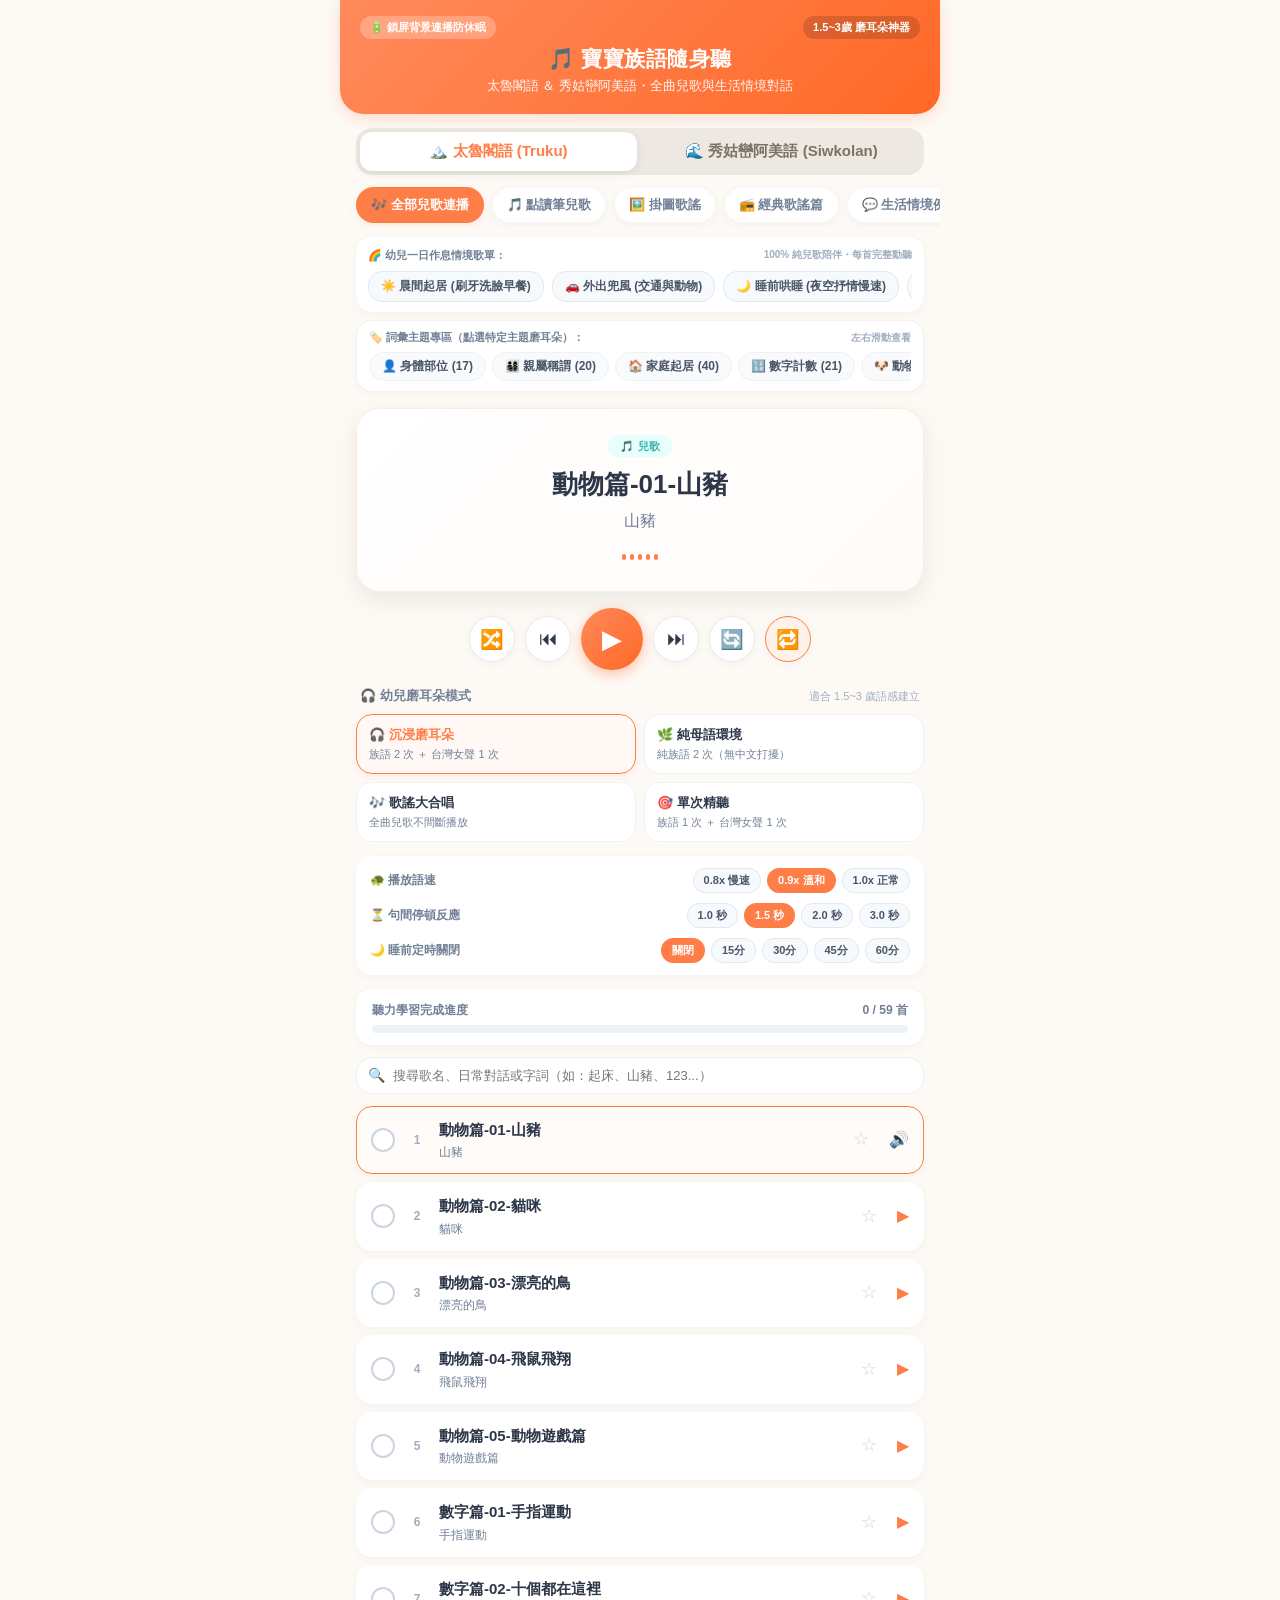
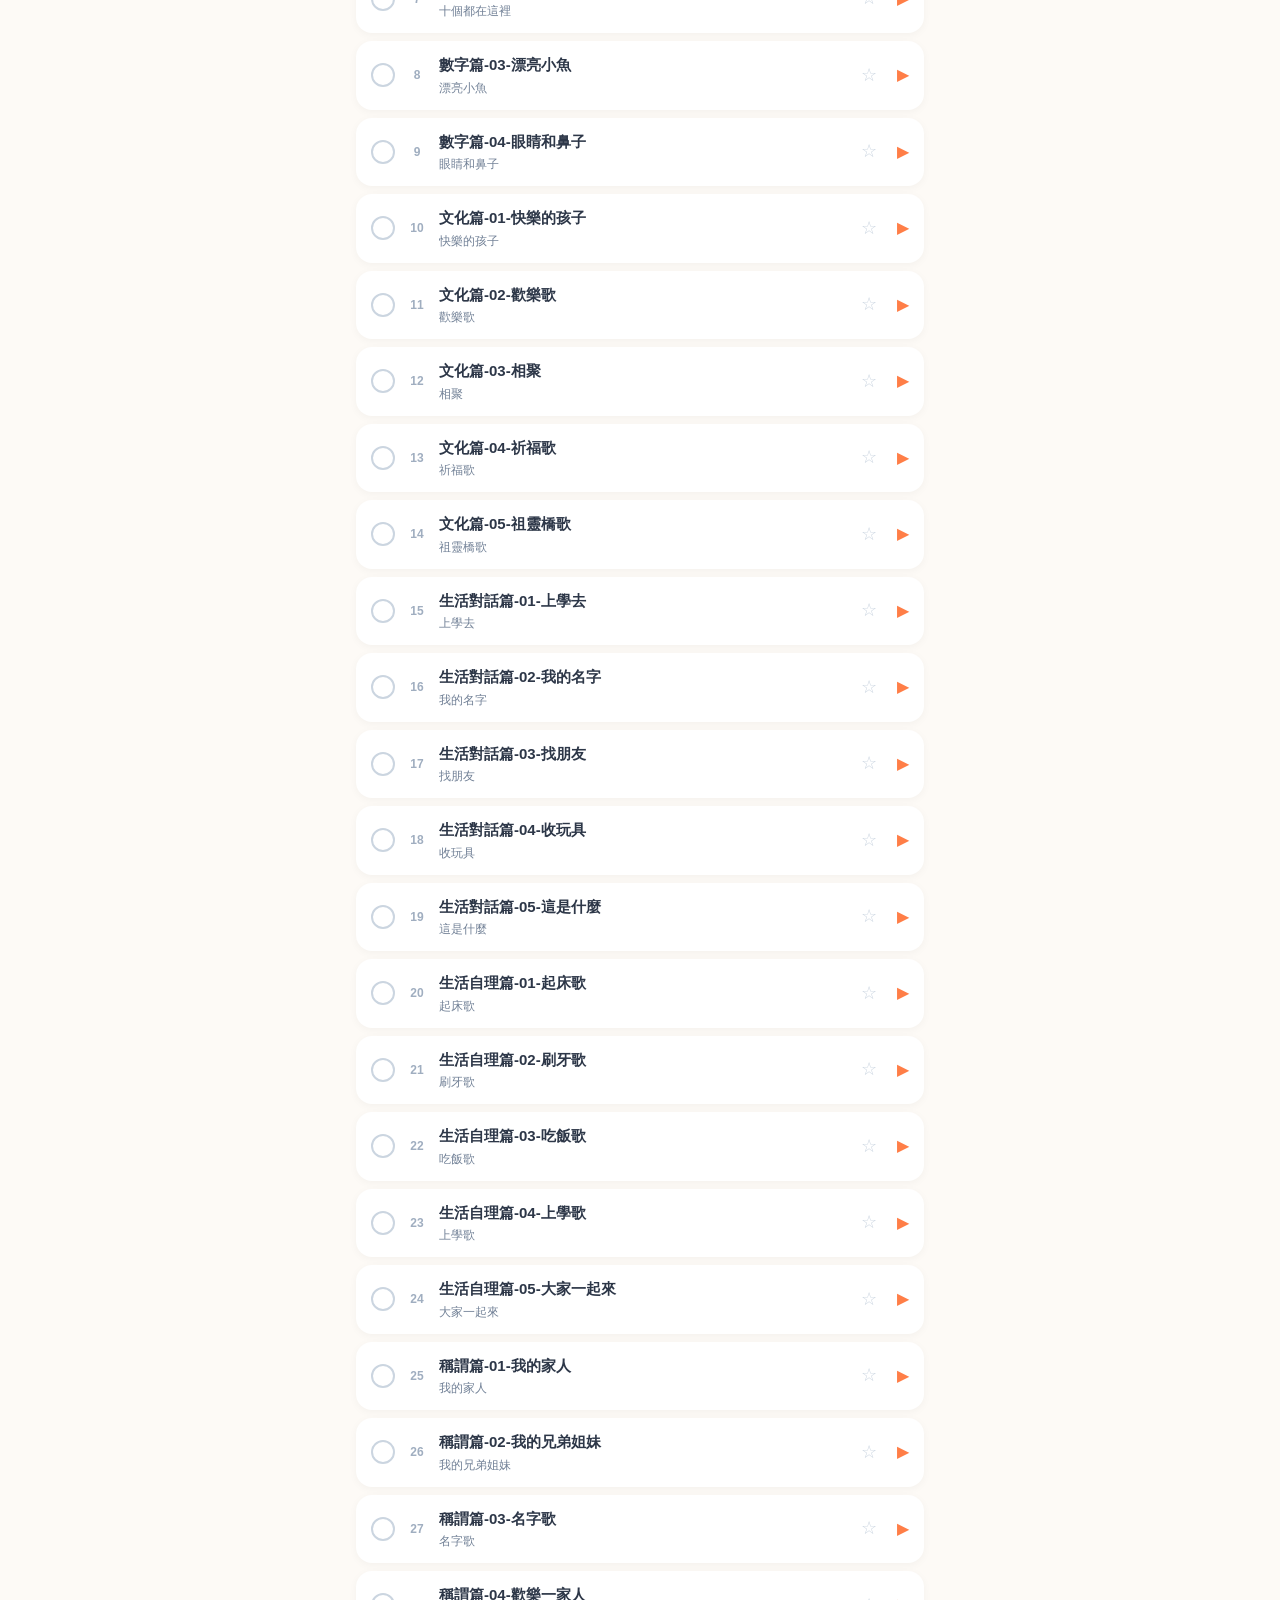
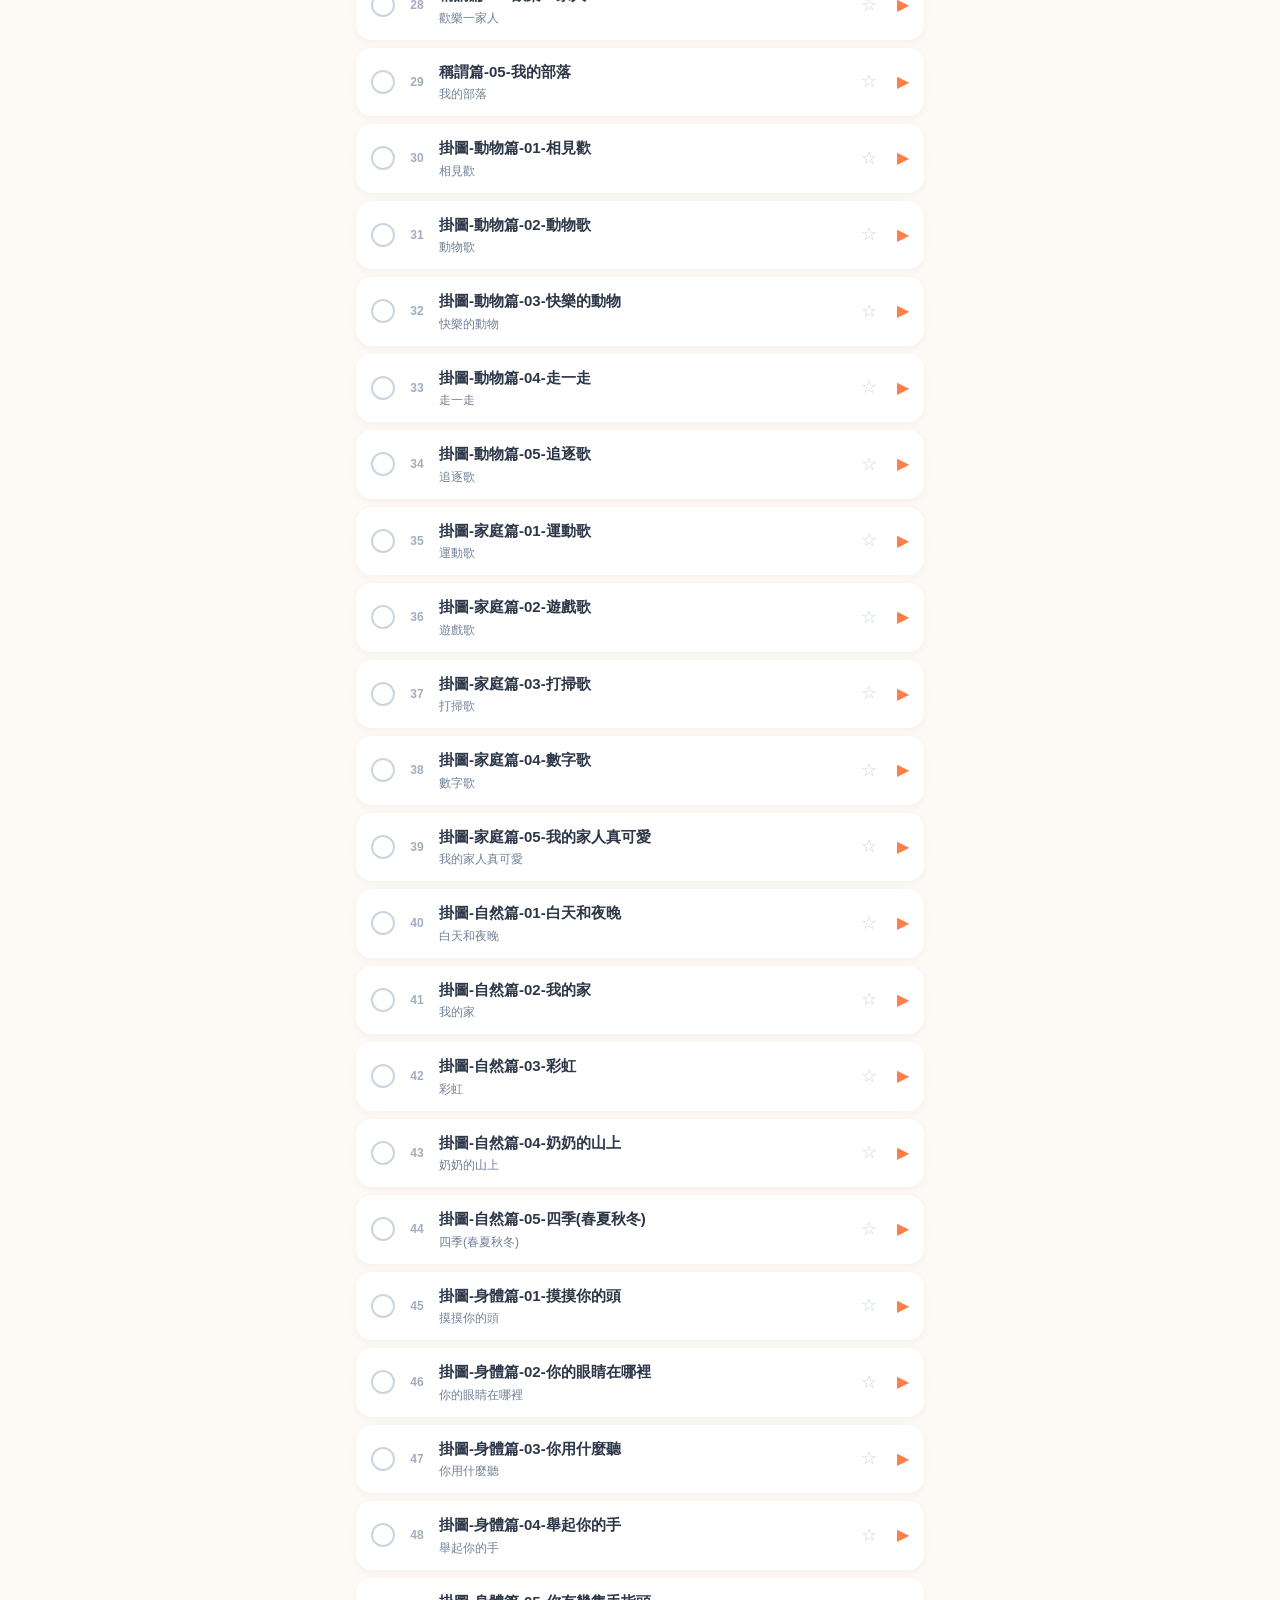
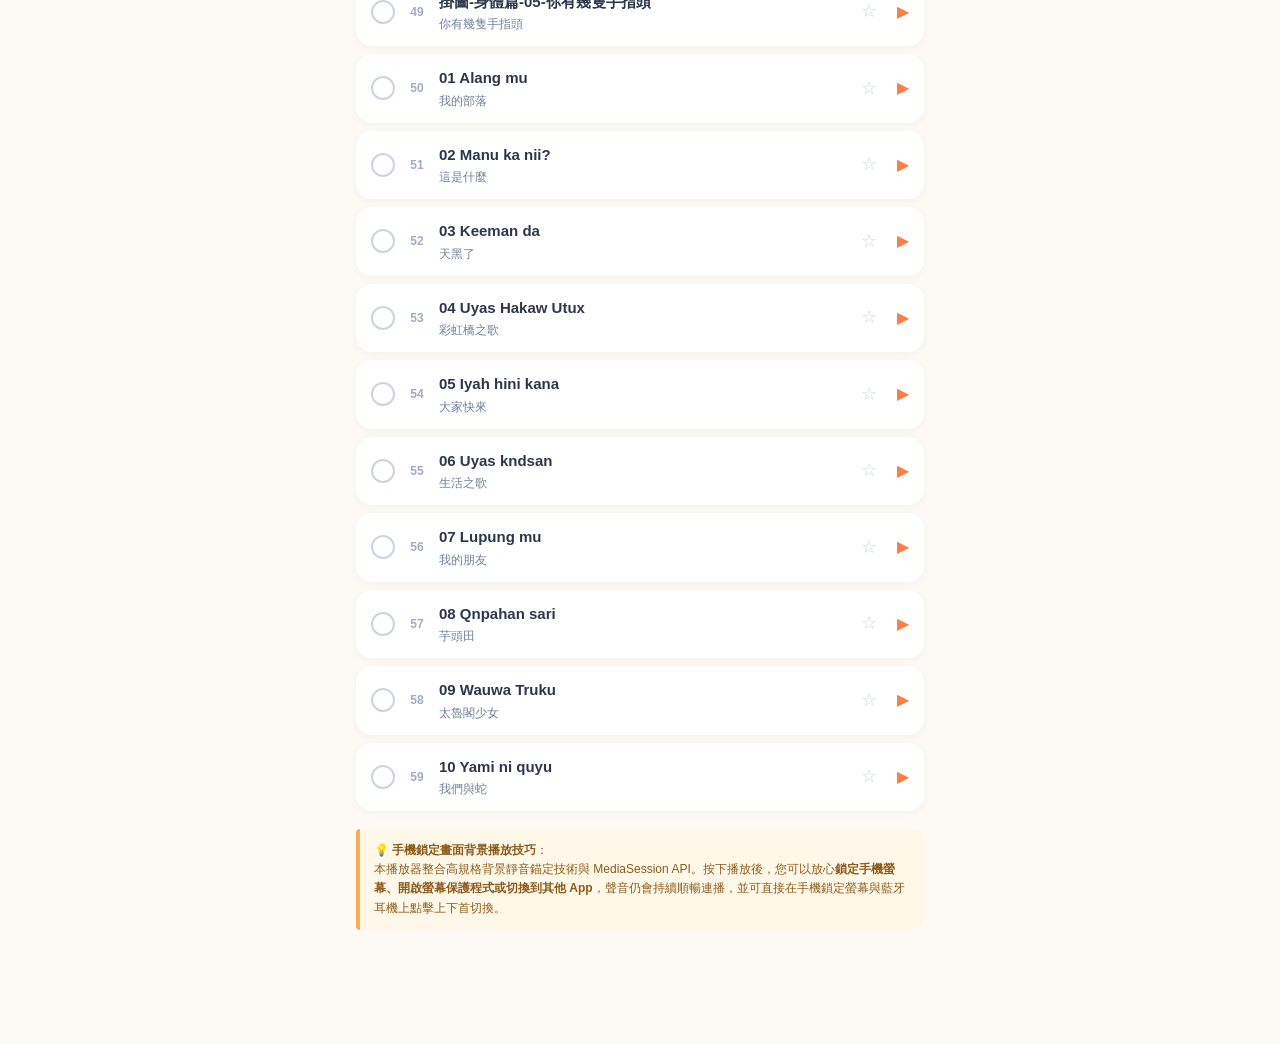
<file: index.html>
<!DOCTYPE html>
<html lang="zh-Hant">
<head>
  <meta charset="UTF-8">
  <meta name="viewport" content="width=device-width, initial-scale=1.0, maximum-scale=1.0, user-scalable=no, viewport-fit=cover">
  <title>寶寶族語隨身聽 - 太魯閣語 ＆ 秀姑巒阿美語</title>
  <meta name="description" content="專為 1.5～3 歲幼兒打造的太魯閣語與秀姑巒阿美語聽力啟蒙隨身聽，支援手機鎖屏連續播放">
  <meta name="theme-color" content="#ff7e47">
  <meta name="apple-mobile-web-app-capable" content="yes">
  <meta name="apple-mobile-web-app-status-bar-style" content="black-translucent">
  <link rel="manifest" href="manifest.json">
  <link rel="icon" type="image/png" href="icons/icon-192.png">
  <link rel="apple-touch-icon" href="icons/icon-192.png">
  <link rel="stylesheet" href="css/app.css">
</head>
<body>

<div class="app-container">
  <!-- PWA 安裝提示橫幅 -->
  <div class="pwa-banner" id="pwaBanner" style="display:none;">
    <div class="pwa-banner-text">
      <div class="pwa-banner-title">📲 安裝到手機桌面</div>
      <div class="pwa-banner-sub">全螢幕無網址列，離線無網路照樣順暢聽</div>
    </div>
    <div class="pwa-actions">
      <button class="pwa-install-btn" id="pwaInstallBtn">立即加入</button>
      <button class="pwa-banner-close" id="pwaCloseBtn" title="關閉">✕</button>
    </div>
  </div>

  <!-- 頂部標頭 -->
  <header>
    <div class="header-top">
      <span class="app-badge">🔋 鎖屏背景連播防休眠</span>
      <span class="app-badge" style="background: rgba(0,0,0,0.15)">1.5~3歲 磨耳朵神器</span>
    </div>
    <h1>🎵 寶寶族語隨身聽</h1>
    <p>太魯閣語 ＆ 秀姑巒阿美語・全曲兒歌與生活情境對話</p>
  </header>

  <!-- 雙語切換 -->
  <div class="lang-selector">
    <button class="lang-btn active" data-lang="truku">🏔️ 太魯閣語 (Truku)</button>
    <button class="lang-btn" data-lang="amis">🌊 秀姑巒阿美語 (Siwkolan)</button>
  </div>

  <!-- 分類導航滑桿 -->
  <div class="cat-scroll-container">
    <button class="cat-pill active" data-cat="song_all">🎶 全部兒歌連播</button>
    <button class="cat-pill" data-cat="song_wawa">🎵 點讀筆兒歌</button>
    <button class="cat-pill" data-cat="song_chart">🖼️ 掛圖歌謠</button>
    <button class="cat-pill" data-cat="song_classic">📻 經典歌謠篇</button>
    <button class="cat-pill" data-cat="dialogues">💬 生活情境例句 (60句)</button>
    <button class="cat-pill" data-cat="vocab_all">🔤 幼兒主題詞彙 (210字)</button>
    <button class="cat-pill" data-cat="favorites" id="favPill">⭐ 寶寶最愛 (<span id="favCount">0</span>)</button>
    <button class="cat-pill" data-cat="all">🌟 綜合大輪播</button>
  </div>

  <!-- 幼兒生活情境歌單專區 -->
  <div class="scenarios-box">
    <div class="scenarios-header">
      <span>🌈 幼兒一日作息情境歌單：</span>
      <span style="font-size:10px; color:#a0aec0;">100% 純兒歌陪伴・每首完整動聽</span>
    </div>
    <div class="scenario-scroll">
      <button class="scenario-pill" data-cat="scenario_morning">☀️ 晨間起居 (刷牙洗臉早餐)</button>
      <button class="scenario-pill" data-cat="scenario_travel">🚗 外出兜風 (交通與動物)</button>
      <button class="scenario-pill" data-cat="scenario_bedtime">🌙 睡前哄睡 (夜空抒情慢速)</button>
      <button class="scenario-pill" data-cat="favorites">⭐ 寶寶最愛</button>
    </div>
  </div>

  <!-- 幼兒主題詞彙快選專區 -->
  <div class="vocab-topics-box">
    <div class="vocab-topics-header">
      <span>🏷️ 詞彙主題專區（點選特定主題磨耳朵）：</span>
      <span style="font-size:10px; color:#a0aec0;">左右滑動查看</span>
    </div>
    <div class="topic-scroll">
      <button class="topic-pill" data-cat="vocab_body">👤 身體部位 (17)</button>
      <button class="topic-pill" data-cat="vocab_family">👨‍👩‍👧‍👦 親屬稱謂 (20)</button>
      <button class="topic-pill" data-cat="vocab_daily">🏠 家庭起居 (40)</button>
      <button class="topic-pill" data-cat="vocab_number">🔢 數字計數 (21)</button>
      <button class="topic-pill" data-cat="vocab_animal">🐶 動物世界 (26)</button>
      <button class="topic-pill" data-cat="vocab_nature">🌿 自然飲食 (28)</button>
      <button class="topic-pill" data-cat="vocab_color">🎨 顏色形狀 (11)</button>
      <button class="topic-pill" data-cat="vocab_place">🚗 場所交通 (25)</button>
      <button class="topic-pill" data-cat="vocab_time">📅 時間月份 (22)</button>
      <button class="topic-pill" data-cat="vocab_all">🌟 全部詞彙 (210)</button>
    </div>
  </div>

  <!-- 當前播放主卡片 -->
  <div class="hero-card" id="heroCard">
    <span class="hero-tag" id="heroTag">🎵 兒歌樂園</span>
    <div class="hero-title" id="heroTitle">載入中...</div>
    <div class="hero-sub" id="heroSub">點擊播放開始磨耳朵</div>
    <div class="audio-pulse">
      <div class="pulse-bar"></div>
      <div class="pulse-bar"></div>
      <div class="pulse-bar"></div>
      <div class="pulse-bar"></div>
      <div class="pulse-bar"></div>
    </div>
  </div>

  <!-- 主播放控制列 -->
  <div class="controls-main">
    <button class="ctrl-btn" id="shuffleBtn" title="隨機洗牌">🔀</button>
    <button class="ctrl-btn" id="prevBtn" title="上一首">⏮</button>
    <button class="ctrl-btn play-btn" id="playBtn" title="播放 / 暫停">▶</button>
    <button class="ctrl-btn" id="nextBtn" title="下一首">⏭</button>
    <button class="ctrl-btn" id="replayBtn" title="從頭重播這首歌">🔄</button>
    <button class="ctrl-btn active" id="loopBtn" title="循環模式：整輪循環 🔁 / 單曲循環 🔂 / 順序播放 ➡️">🔁</button>
  </div>

  <!-- 操作浮動提示 Toast -->
  <div class="toast-msg" id="toastMsg"></div>

  <!-- 幼兒磨耳朵模式選擇 -->
  <div class="section-title">
    <span>🎧 幼兒磨耳朵模式</span>
    <span style="font-size:11px; font-weight:normal; color:#a0aec0;">適合 1.5~3 歲語感建立</span>
  </div>
  <div class="mode-grid">
    <div class="mode-btn active" data-mode="repeat2_zh1">
      <div class="mode-title">🎧 沉浸磨耳朵</div>
      <div class="mode-desc">族語 2 次 ＋ 台灣女聲 1 次</div>
    </div>
    <div class="mode-btn" data-mode="indigenous_only">
      <div class="mode-title">🌿 純母語環境</div>
      <div class="mode-desc">純族語 2 次（無中文打擾）</div>
    </div>
    <div class="mode-btn" data-mode="song_continuous">
      <div class="mode-title">🎶 歌謠大合唱</div>
      <div class="mode-desc">全曲兒歌不間斷播放</div>
    </div>
    <div class="mode-btn" data-mode="repeat1_zh1">
      <div class="mode-title">🎯 單次精聽</div>
      <div class="mode-desc">族語 1 次 ＋ 台灣女聲 1 次</div>
    </div>
  </div>

  <!-- 聽力參數微調面板 -->
  <div class="params-box">
    <!-- 語速 -->
    <div class="param-row">
      <span class="param-label">🐢 播放語速</span>
      <div class="pill-group">
        <button class="option-pill speed-pill" data-speed="0.8">0.8x 慢速</button>
        <button class="option-pill speed-pill active" data-speed="0.9">0.9x 溫和</button>
        <button class="option-pill speed-pill" data-speed="1.0">1.0x 正常</button>
      </div>
    </div>
    <!-- 句間停頓 -->
    <div class="param-row">
      <span class="param-label">⏳ 句間停頓反應</span>
      <div class="pill-group">
        <button class="option-pill gap-pill" data-gap="1.0">1.0 秒</button>
        <button class="option-pill gap-pill active" data-gap="1.5">1.5 秒</button>
        <button class="option-pill gap-pill" data-gap="2.0">2.0 秒</button>
        <button class="option-pill gap-pill" data-gap="3.0">3.0 秒</button>
      </div>
    </div>
    <!-- 睡眠定時器 -->
    <div class="param-row">
      <span class="param-label">🌙 睡前定時關閉</span>
      <div class="pill-group">
        <button class="option-pill sleep-pill active" data-sleep="0">關閉</button>
        <button class="option-pill sleep-pill" data-sleep="15">15分</button>
        <button class="option-pill sleep-pill" data-sleep="30">30分</button>
        <button class="option-pill sleep-pill" data-sleep="45">45分</button>
        <button class="option-pill sleep-pill" data-sleep="60">60分</button>
      </div>
    </div>
  </div>

  <!-- 打卡進度條 -->
  <div class="progress-card">
    <div class="progress-header">
      <span>聽力學習完成進度</span>
      <span><strong id="doneCount">0</strong> / <span id="totalCount">0</span> 首</span>
    </div>
    <div class="progress-bar-bg">
      <div class="progress-bar-fill" id="progressFill"></div>
    </div>
  </div>

  <!-- 搜尋過濾框 -->
  <div class="search-box">
    <span class="search-icon">🔍</span>
    <input type="text" id="searchInput" class="search-input" placeholder="搜尋歌名、日常對話或字詞（如：起床、山豬、123...）">
  </div>

  <!-- 歌曲 / 句型列表 -->
  <div class="playlist" id="playlist"></div>

  <!-- 說明卡片 -->
  <div class="notice-box">
    💡 <strong>手機鎖定畫面背景播放技巧</strong>：<br>
    本播放器整合高規格背景靜音錨定技術與 MediaSession API。按下播放後，您可以放心<strong>鎖定手機螢幕、開啟螢幕保護程式或切換到其他 App</strong>，聲音仍會持續順暢連播，並可直接在手機鎖定螢幕與藍牙耳機上點擊上下首切換。
  </div>
</div>

<!-- 浮動迷你播放列 -->
<div class="mini-player" id="miniPlayer" style="display:none;">
  <div class="mini-info">
    <div class="mini-title" id="miniTitle">-</div>
    <div class="mini-sub" id="miniSub">-</div>
  </div>
  <div class="mini-controls">
    <button class="mini-btn" id="miniPrevBtn" title="上一首">⏮</button>
    <button class="mini-btn" id="miniReplayBtn" title="從頭重播">🔄</button>
    <button class="mini-btn play" id="miniPlayBtn" title="播放 / 暫停">▶</button>
    <button class="mini-btn" id="miniNextBtn" title="下一首">⏭</button>
  </div>
</div>

<!-- 模組化腳本 -->
<script src="js/data/truku_data.js?v=7"></script>
<script src="js/data/amis_data.js?v=7"></script>
<script src="js/audio_engine.js?v=7"></script>
<script src="js/commute_player.js?v=7"></script>
<script src="js/app.js?v=7"></script>

<!-- Service Worker 註冊與舊快取自動清理 -->
<script>
  if ('caches' in window) {
    caches.keys().then((keys) => {
      keys.forEach((k) => {
        if (k !== 'baby-songs-static-v7') {
          caches.delete(k);
        }
      });
    });
  }
  if ('serviceWorker' in navigator) {
    window.addEventListener('load', () => {
      navigator.serviceWorker.register('./sw.js?v=7').then((reg) => {
        reg.update();
        console.log('✅ ServiceWorker v7 註冊成功，範圍:', reg.scope);
      }).catch((err) => {
        console.warn('ServiceWorker 註冊失敗:', err);
      });
    });
  }
</script>

</body>
</html>
</file>
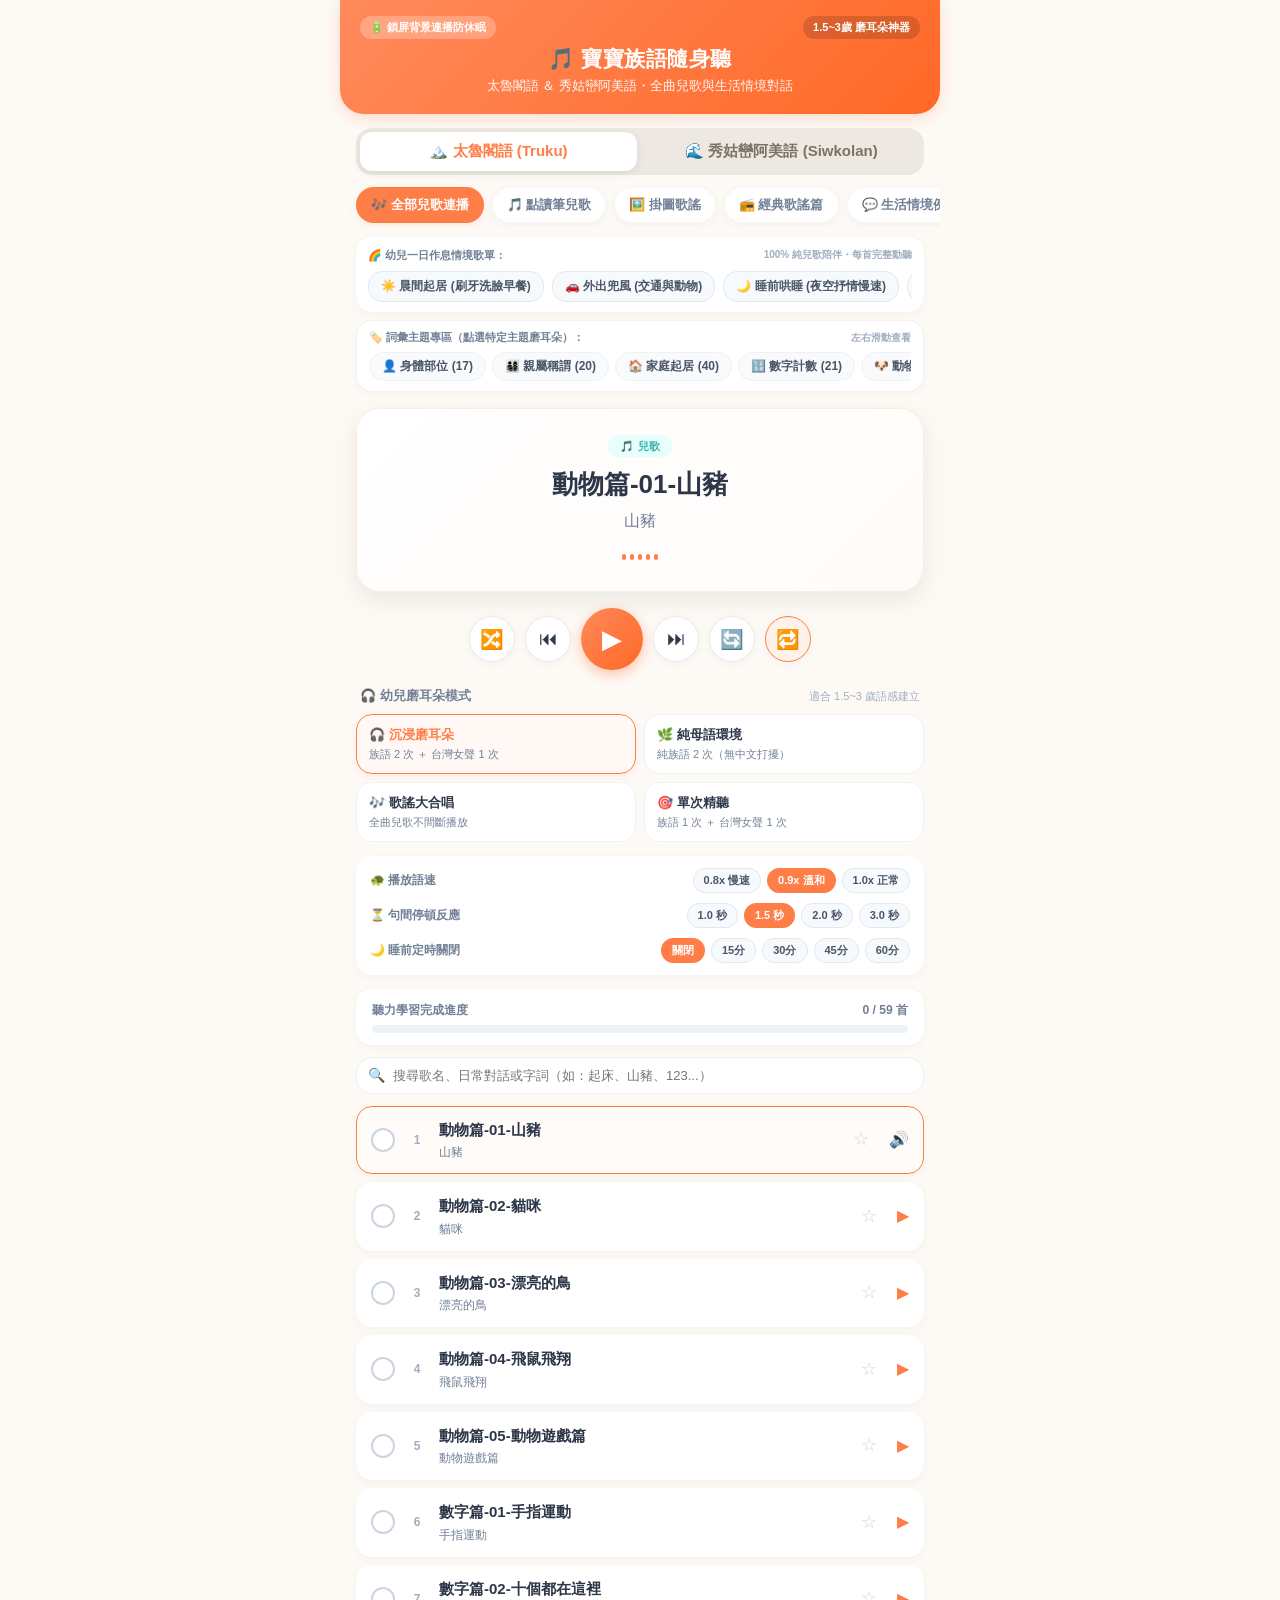
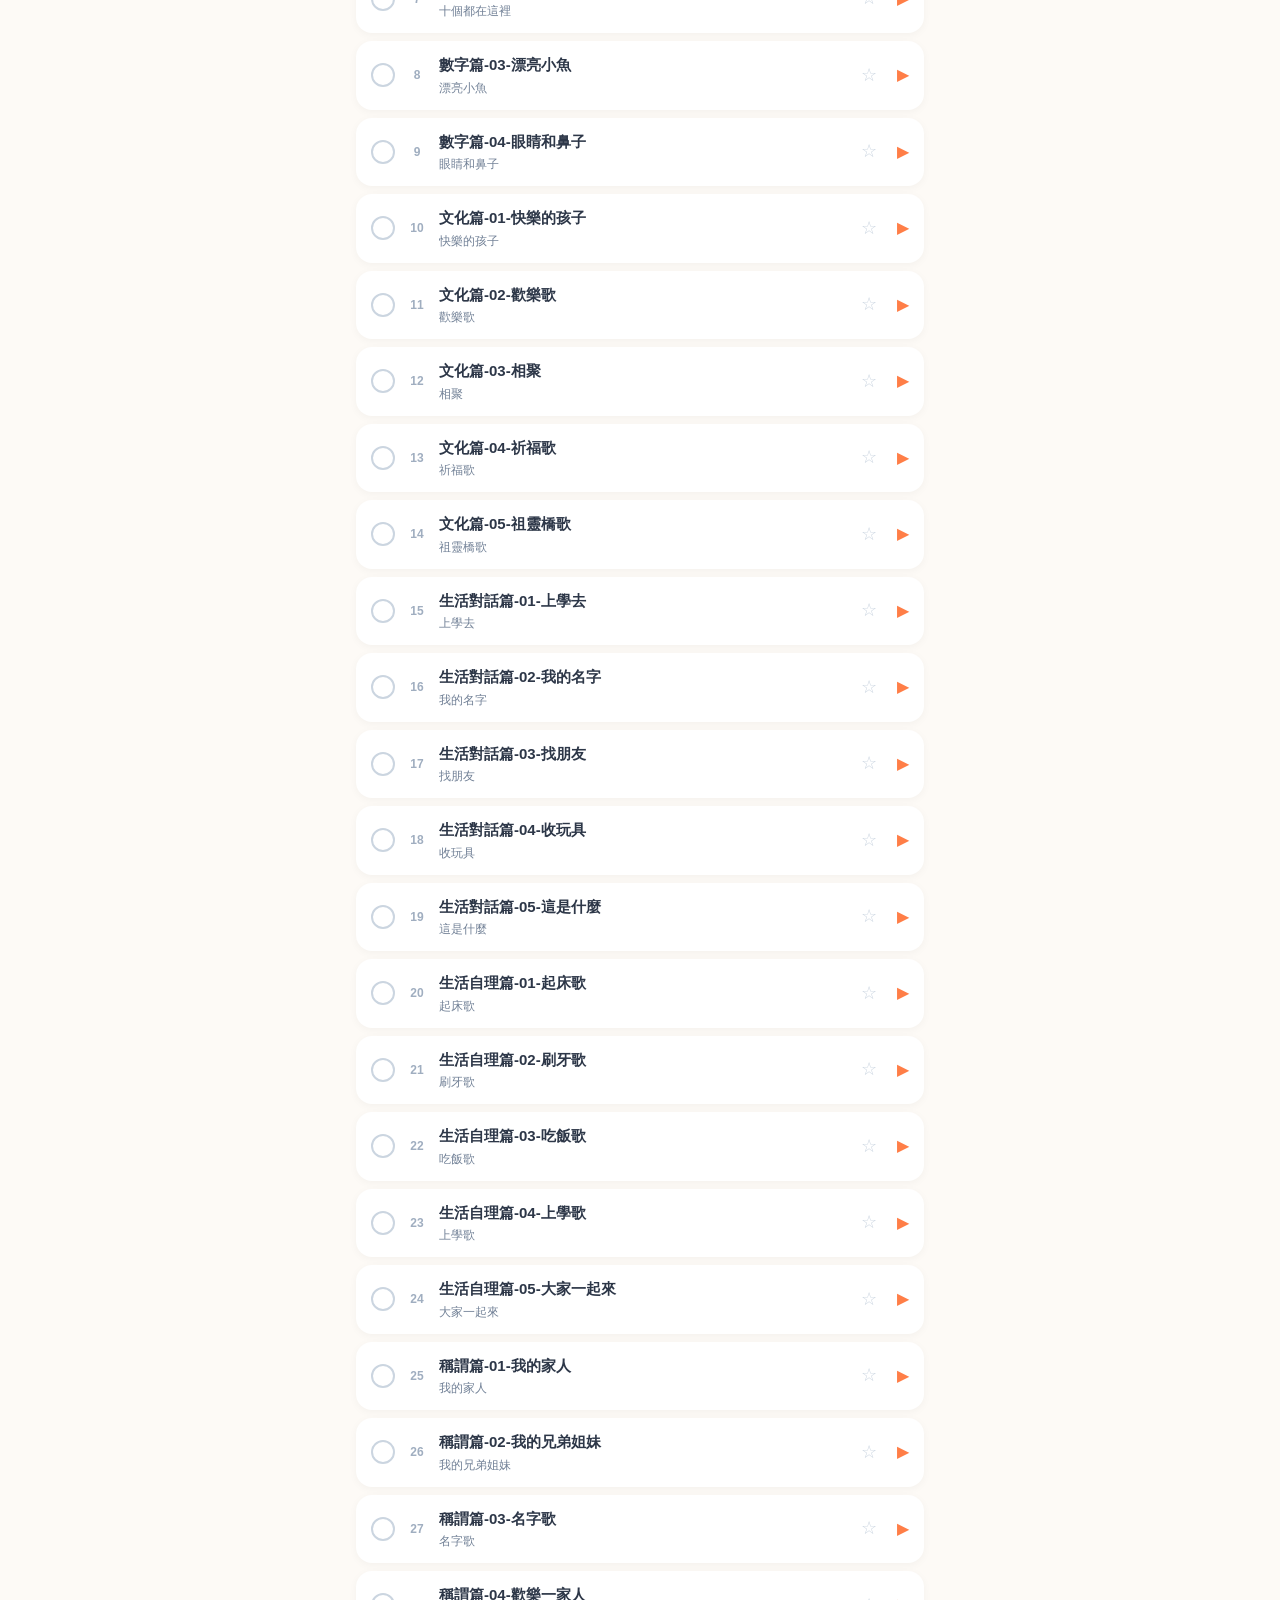
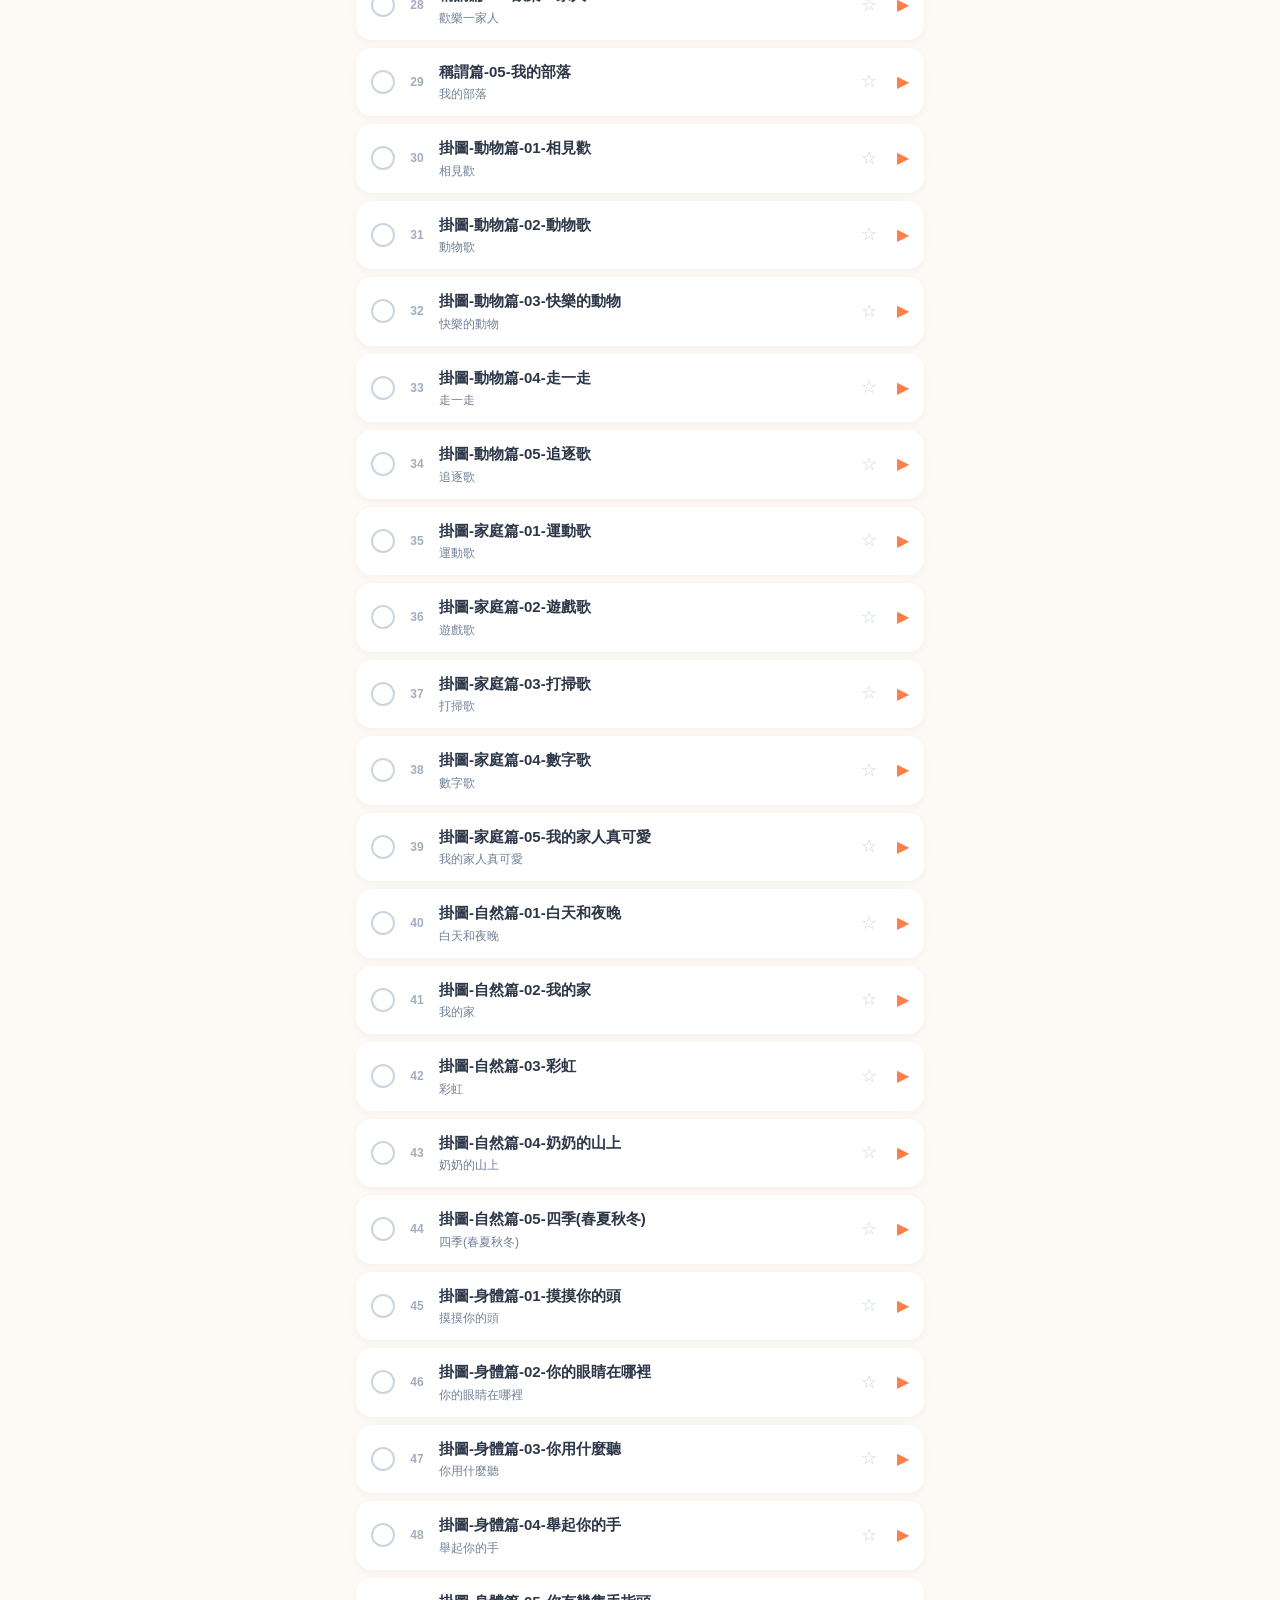
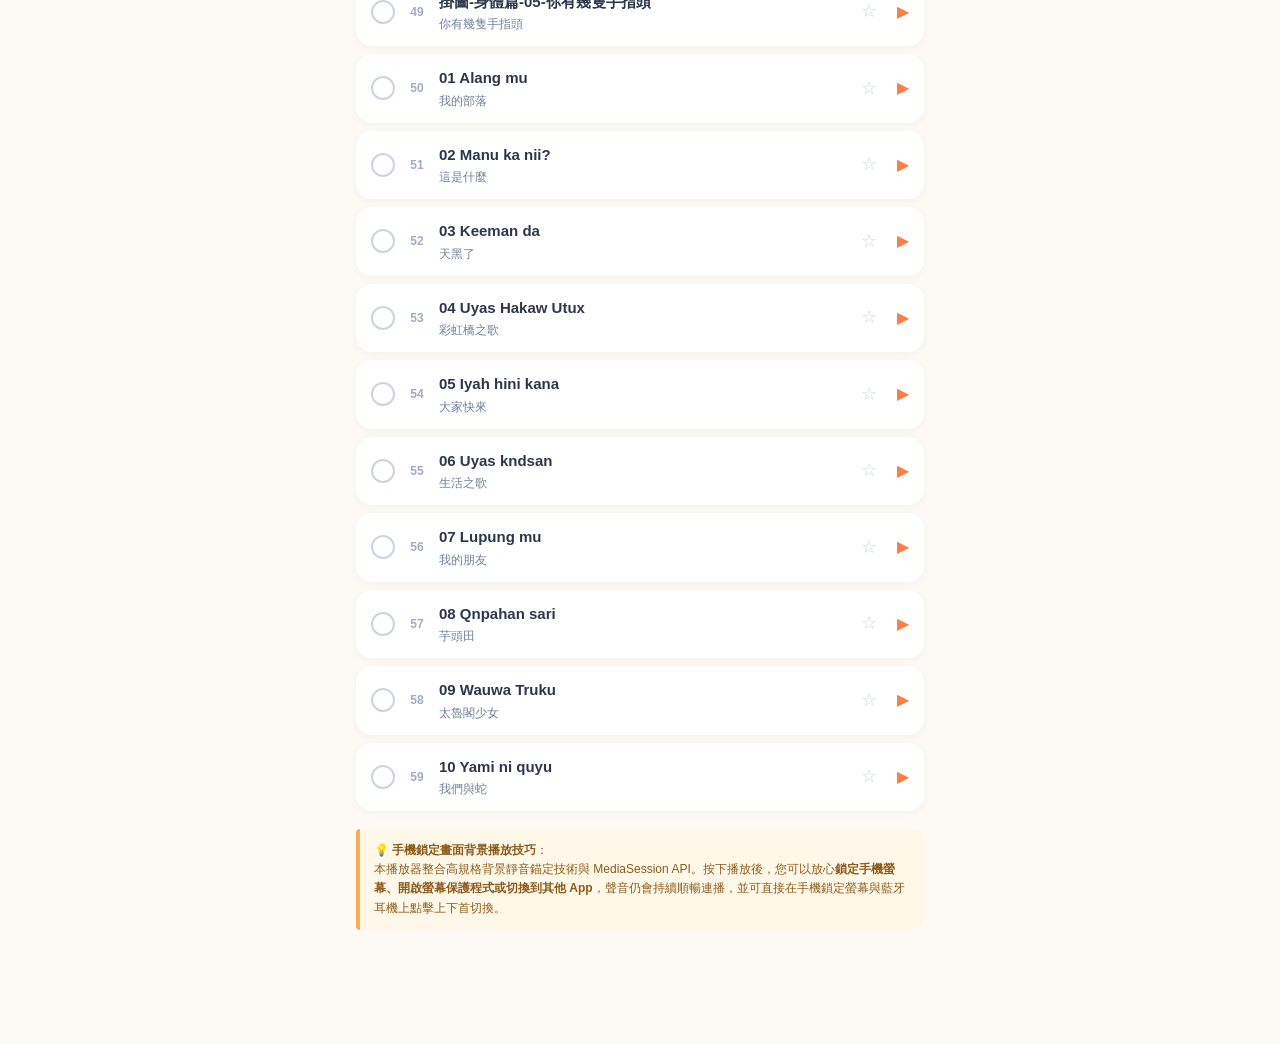
<file: index_bundle.html>
<!DOCTYPE html>
<html lang="zh-Hant">
<head>
  <meta charset="UTF-8">
  <meta name="viewport" content="width=device-width, initial-scale=1.0, maximum-scale=1.0, user-scalable=no, viewport-fit=cover">
  <title>寶寶族語隨身聽 - 太魯閣語 ＆ 秀姑巒阿美語</title>
  <meta name="description" content="專為 1.5～3 歲幼兒打造的太魯閣語與秀姑巒阿美語聽力啟蒙隨身聽，支援手機鎖屏連續播放">
  <meta name="theme-color" content="#ff7e47">
  <meta name="apple-mobile-web-app-capable" content="yes">
  <meta name="apple-mobile-web-app-status-bar-style" content="black-translucent">
  <link rel="manifest" href="manifest.json">
  <link rel="icon" type="image/png" href="icons/icon-192.png">
  <link rel="apple-touch-icon" href="icons/icon-192.png">
  <style>
:root {
  --primary: #ff7e47;
  --primary-light: #fff2eb;
  --primary-hover: #ff6826;
  --secondary: #38b2ac;
  --secondary-light: #e6fffa;
  --accent: #f6ad55;
  --accent-yellow: #fefcbf;
  --bg: #fdfaf6;
  --card-bg: #ffffff;
  --text-main: #2d3748;
  --text-muted: #718096;
  --text-light: #a0aec0;
  --border-color: #edf2f7;
  --done-color: #48bb78;
  --shadow-sm: 0 2px 8px rgba(0, 0, 0, 0.04);
  --shadow-md: 0 4px 14px rgba(255, 126, 71, 0.12);
  --shadow-lg: 0 8px 24px rgba(0, 0, 0, 0.08);
  --radius-sm: 10px;
  --radius-md: 16px;
  --radius-lg: 24px;
}

* {
  box-sizing: border-box;
  margin: 0;
  padding: 0;
  -webkit-tap-highlight-color: transparent;
  user-select: none;
}

body {
  font-family: -apple-system, BlinkMacSystemFont, "Segoe UI", Roboto, "PingFang TC", "Microsoft JhengHei", sans-serif;
  background-color: var(--bg);
  color: var(--text-main);
  line-height: 1.5;
  padding-bottom: 90px;
}

.app-container {
  max-width: 600px;
  margin: 0 auto;
  min-height: 100vh;
  display: flex;
  flex-direction: column;
}

/* Header */
header {
  background: linear-gradient(135deg, #ff8a5c 0%, #ff6826 100%);
  color: white;
  padding: 16px 20px 18px;
  border-radius: 0 0 var(--radius-lg) var(--radius-lg);
  box-shadow: 0 4px 16px rgba(255, 126, 71, 0.25);
  text-align: center;
}

.header-top {
  display: flex;
  justify-content: space-between;
  align-items: center;
  margin-bottom: 4px;
}

.app-badge {
  background: rgba(255, 255, 255, 0.25);
  color: white;
  font-size: 11px;
  font-weight: bold;
  padding: 3px 10px;
  border-radius: 20px;
  display: inline-flex;
  align-items: center;
  gap: 4px;
}

header h1 {
  font-size: 21px;
  font-weight: 800;
  letter-spacing: 0.5px;
  margin-top: 2px;
}

header p {
  font-size: 13px;
  opacity: 0.95;
  margin-top: 2px;
}

/* Language Switcher */
.lang-selector {
  display: flex;
  margin: 14px 16px 0;
  background: #ede8e1;
  border-radius: var(--radius-md);
  padding: 4px;
  gap: 6px;
}

.lang-btn {
  flex: 1;
  border: none;
  background: transparent;
  padding: 10px 8px;
  border-radius: 12px;
  font-size: 15px;
  font-weight: 700;
  color: #7d7265;
  cursor: pointer;
  transition: all 0.2s ease;
  display: flex;
  align-items: center;
  justify-content: center;
  gap: 6px;
}

.lang-btn.active {
  background: white;
  color: var(--primary);
  box-shadow: 0 2px 8px rgba(0, 0, 0, 0.08);
}

/* Category Pills (Horizontal Scroll) */
.cat-scroll-container {
  display: flex;
  gap: 8px;
  overflow-x: auto;
  padding: 12px 16px 4px;
  scrollbar-width: none;
}

.cat-scroll-container::-webkit-scrollbar {
  display: none;
}

.cat-pill {
  flex-shrink: 0;
  border: none;
  background: white;
  color: var(--text-muted);
  font-size: 13px;
  font-weight: 600;
  padding: 8px 14px;
  border-radius: 20px;
  box-shadow: var(--shadow-sm);
  cursor: pointer;
  transition: all 0.2s ease;
  display: flex;
  align-items: center;
  gap: 4px;
  border: 1px solid rgba(0,0,0,0.03);
}

.cat-pill.active {
  background: var(--primary);
  color: white;
  box-shadow: var(--shadow-md);
}

/* Vocab Topics Bar */
.vocab-topics-box {
  margin: 8px 16px 4px;
  background: #ffffff;
  border-radius: var(--radius-md);
  padding: 8px 12px;
  box-shadow: 0 2px 6px rgba(0, 0, 0, 0.03);
  border: 1px solid rgba(0, 0, 0, 0.05);
}

.vocab-topics-header {
  font-size: 11px;
  font-weight: 700;
  color: var(--text-muted);
  margin-bottom: 6px;
  display: flex;
  align-items: center;
  justify-content: space-between;
}

.topic-scroll {
  display: flex;
  gap: 6px;
  overflow-x: auto;
  scrollbar-width: none;
  padding-bottom: 2px;
}

.topic-scroll::-webkit-scrollbar {
  display: none;
}

.topic-pill {
  flex-shrink: 0;
  border: 1px solid #edf2f7;
  background: #f8fafc;
  color: #4a5568;
  font-size: 12px;
  font-weight: 600;
  padding: 5px 12px;
  border-radius: 16px;
  cursor: pointer;
  transition: all 0.2s ease;
  white-space: nowrap;
  display: inline-flex;
  align-items: center;
  gap: 4px;
}

.topic-pill:hover {
  background: #edf2f7;
}

.topic-pill.active {
  background: #319795;
  border-color: #319795;
  color: white;
  box-shadow: 0 2px 8px rgba(49, 151, 149, 0.3);
}

/* Hero Player Card */
.hero-card {
  margin: 12px 16px 0;
  background: linear-gradient(135deg, #ffffff 0%, #fffbf8 100%);
  border-radius: var(--radius-lg);
  padding: 24px 20px;
  text-align: center;
  box-shadow: var(--shadow-lg);
  border: 1px solid rgba(255, 126, 71, 0.15);
  position: relative;
  overflow: hidden;
}

.hero-tag {
  display: inline-block;
  font-size: 11px;
  font-weight: 700;
  color: var(--secondary);
  background: var(--secondary-light);
  padding: 3px 12px;
  border-radius: 20px;
  margin-bottom: 10px;
}

.hero-title {
  font-size: 26px;
  font-weight: 800;
  color: var(--text-main);
  line-height: 1.35;
  word-break: break-word;
  min-height: 36px;
  display: flex;
  align-items: center;
  justify-content: center;
}

.hero-sub {
  font-size: 16px;
  font-weight: 500;
  color: #718096;
  margin-top: 6px;
  min-height: 24px;
}

.audio-pulse {
  display: flex;
  justify-content: center;
  align-items: center;
  gap: 4px;
  height: 20px;
  margin-top: 14px;
}

.pulse-bar {
  width: 4px;
  height: 6px;
  background: var(--primary);
  border-radius: 2px;
  transition: height 0.2s ease;
}

.hero-card.playing .pulse-bar:nth-child(1) { animation: bounce 0.8s ease infinite alternate; }
.hero-card.playing .pulse-bar:nth-child(2) { animation: bounce 0.6s ease infinite 0.2s alternate; }
.hero-card.playing .pulse-bar:nth-child(3) { animation: bounce 0.9s ease infinite 0.4s alternate; }
.hero-card.playing .pulse-bar:nth-child(4) { animation: bounce 0.7s ease infinite 0.1s alternate; }
.hero-card.playing .pulse-bar:nth-child(5) { animation: bounce 0.8s ease infinite 0.3s alternate; }

@keyframes bounce {
  0% { height: 4px; }
  100% { height: 20px; }
}

/* Controls */
.controls-main {
  display: flex;
  align-items: center;
  justify-content: center;
  gap: 10px;
  margin: 16px 12px 0;
  flex-wrap: nowrap;
}

.ctrl-btn {
  background: white;
  border: 1px solid rgba(0,0,0,0.08);
  border-radius: 50%;
  width: 46px;
  height: 46px;
  font-size: 19px;
  box-shadow: var(--shadow-sm);
  display: flex;
  align-items: center;
  justify-content: center;
  cursor: pointer;
  color: var(--text-main);
  transition: all 0.15s ease;
  flex-shrink: 0;
}

.ctrl-btn:active {
  transform: scale(0.90);
}

.ctrl-btn.play-btn {
  width: 62px;
  height: 62px;
  background: linear-gradient(135deg, #ff8a5c 0%, #ff6826 100%);
  color: white;
  font-size: 26px;
  box-shadow: 0 4px 14px rgba(255, 104, 38, 0.4);
  border: none;
}

.ctrl-btn.active {
  color: var(--primary);
  border-color: var(--primary);
  background: var(--primary-light);
}

.ctrl-btn.loop-one {
  background: #fef3c7 !important;
  border-color: #f59e0b !important;
  color: #b45309 !important;
  box-shadow: 0 0 10px rgba(245, 158, 11, 0.45) !important;
  animation: pulse-gold 2s infinite ease-in-out;
}

@keyframes pulse-gold {
  0%, 100% { transform: scale(1); box-shadow: 0 0 10px rgba(245, 158, 11, 0.45); }
  50% { transform: scale(1.05); box-shadow: 0 0 16px rgba(245, 158, 11, 0.7); }
}

/* Play Mode Selector */
.section-title {
  font-size: 13px;
  font-weight: 700;
  color: var(--text-muted);
  margin: 16px 20px 8px;
  display: flex;
  justify-content: space-between;
  align-items: center;
}

.mode-grid {
  display: grid;
  grid-template-columns: repeat(2, 1fr);
  gap: 8px;
  margin: 0 16px;
}

.mode-btn {
  background: white;
  border: 1px solid var(--border-color);
  border-radius: var(--radius-md);
  padding: 10px 12px;
  text-align: left;
  cursor: pointer;
  transition: all 0.2s ease;
}

.mode-btn.active {
  border-color: var(--primary);
  background: #fff8f4;
  box-shadow: 0 2px 8px rgba(255, 126, 71, 0.12);
}

.mode-title {
  font-size: 13px;
  font-weight: 700;
  color: var(--text-main);
  display: flex;
  align-items: center;
  gap: 4px;
}

.mode-btn.active .mode-title {
  color: var(--primary);
}

.mode-desc {
  font-size: 11px;
  color: var(--text-muted);
  margin-top: 2px;
}

/* Parameters Row (Speed, Gap, Sleep) */
.params-box {
  margin: 14px 16px 0;
  background: white;
  border-radius: var(--radius-md);
  padding: 12px 14px;
  box-shadow: var(--shadow-sm);
  display: flex;
  flex-direction: column;
  gap: 10px;
}

.param-row {
  display: flex;
  align-items: center;
  justify-content: space-between;
  font-size: 12px;
}

.param-label {
  color: var(--text-muted);
  font-weight: 600;
  display: flex;
  align-items: center;
  gap: 4px;
}

.pill-group {
  display: flex;
  gap: 6px;
}

.option-pill {
  border: 1px solid #e2e8f0;
  background: #f7fafc;
  color: #4a5568;
  font-size: 11px;
  font-weight: 700;
  padding: 4px 10px;
  border-radius: 12px;
  cursor: pointer;
  transition: all 0.15s ease;
}

.option-pill.active {
  background: var(--primary);
  color: white;
  border-color: var(--primary);
}

/* Progress & Playlist */
.progress-card {
  margin: 14px 16px 0;
  background: white;
  border-radius: var(--radius-md);
  padding: 12px 16px;
  box-shadow: var(--shadow-sm);
}

.progress-header {
  display: flex;
  justify-content: space-between;
  font-size: 12px;
  color: var(--text-muted);
  font-weight: 600;
  margin-bottom: 6px;
}

.progress-bar-bg {
  background: #edf2f7;
  border-radius: 10px;
  height: 8px;
  overflow: hidden;
}

.progress-bar-fill {
  background: var(--done-color);
  height: 100%;
  width: 0%;
  border-radius: 10px;
  transition: width 0.3s ease;
}

/* Search Bar */
.search-box {
  margin: 12px 16px 0;
  position: relative;
}

.search-input {
  width: 100%;
  background: white;
  border: 1px solid var(--border-color);
  border-radius: var(--radius-md);
  padding: 10px 14px 10px 36px;
  font-size: 13px;
  color: var(--text-main);
  outline: none;
}

.search-icon {
  position: absolute;
  left: 12px;
  top: 50%;
  transform: translateY(-50%);
  color: var(--text-light);
  font-size: 14px;
}

/* Playlist Items */
.playlist {
  margin: 12px 16px 0;
  display: flex;
  flex-direction: column;
  gap: 8px;
}

.track-item {
  display: flex;
  align-items: center;
  background: white;
  border-radius: var(--radius-md);
  padding: 12px 14px;
  box-shadow: var(--shadow-sm);
  gap: 12px;
  cursor: pointer;
  border: 1.5px solid transparent;
  transition: all 0.2s ease;
}

.track-item:active {
  background: #faf5f0;
}

.track-item.playing {
  border-color: var(--primary);
  background: #fffbf9;
}

.track-item.done {
  background: #f7fdf7;
}

.track-check {
  width: 24px;
  height: 24px;
  min-width: 24px;
  border-radius: 50%;
  border: 2px solid #cbd5e0;
  display: flex;
  align-items: center;
  justify-content: center;
  font-size: 12px;
  color: white;
  background: white;
}

.track-item.done .track-check {
  background: var(--done-color);
  border-color: var(--done-color);
}

.track-num {
  font-size: 12px;
  font-weight: 700;
  color: var(--text-light);
  width: 20px;
  text-align: center;
}

.track-info {
  flex: 1;
  min-width: 0;
}

.track-title {
  font-size: 15px;
  font-weight: 700;
  color: var(--text-main);
  white-space: nowrap;
  overflow: hidden;
  text-overflow: ellipsis;
}

.track-sub {
  font-size: 12px;
  color: var(--text-muted);
  margin-top: 2px;
  white-space: nowrap;
  overflow: hidden;
  text-overflow: ellipsis;
}

.track-play-icon {
  font-size: 16px;
  color: var(--primary);
}

/* Footer & Notice */
.notice-box {
  margin: 18px 16px 24px;
  background: #fff8e8;
  border-left: 4px solid #f6ad55;
  border-radius: 4px 12px 12px 4px;
  padding: 12px 14px;
  font-size: 12px;
  color: #8c5b1b;
  line-height: 1.6;
}

/* Floating Mini Bar (when scrolled) */
.mini-player {
  position: fixed;
  bottom: 0;
  left: 0;
  right: 0;
  background: rgba(255, 255, 255, 0.96);
  backdrop-filter: blur(10px);
  border-top: 1px solid var(--border-color);
  padding: 10px 16px;
  display: flex;
  align-items: center;
  justify-content: space-between;
  box-shadow: 0 -4px 16px rgba(0, 0, 0, 0.08);
  z-index: 100;
}

.mini-info {
  flex: 1;
  min-width: 0;
  margin-right: 12px;
}

.mini-title {
  font-size: 14px;
  font-weight: 700;
  white-space: nowrap;
  overflow: hidden;
  text-overflow: ellipsis;
}

.mini-sub {
  font-size: 11px;
  color: var(--text-muted);
  white-space: nowrap;
  overflow: hidden;
  text-overflow: ellipsis;
}

.mini-controls {
  display: flex;
  align-items: center;
  gap: 10px;
}

.mini-btn {
  background: transparent;
  border: none;
  font-size: 20px;
  color: var(--text-main);
  cursor: pointer;
}

.mini-btn.play {
  width: 40px;
  height: 40px;
  background: var(--primary);
  color: white;
  border-radius: 50%;
  font-size: 18px;
  display: flex;
  align-items: center;
  justify-content: center;
}

/* ⭐ 收藏按鈕樣式 */
.track-fav {
  width: 32px;
  height: 32px;
  min-width: 32px;
  display: flex;
  align-items: center;
  justify-content: center;
  font-size: 18px;
  color: #cbd5e0;
  cursor: pointer;
  transition: transform 0.15s cubic-bezier(0.175, 0.885, 0.32, 1.275), color 0.15s ease;
  user-select: none;
  border-radius: 50%;
}
.track-fav:active {
  transform: scale(1.35);
}
.track-fav.active {
  color: #ecc94b;
  text-shadow: 0 0 6px rgba(236, 201, 75, 0.4);
}

/* 🌈 幼兒情境歌單專區 */
.scenarios-box {
  margin: 10px 16px 0;
  background: white;
  border-radius: var(--radius-md);
  padding: 10px 12px;
  box-shadow: var(--shadow-sm);
}
.scenarios-header {
  font-size: 11px;
  font-weight: 700;
  color: var(--text-muted);
  margin-bottom: 8px;
  display: flex;
  justify-content: space-between;
  align-items: center;
}
.scenario-scroll {
  display: flex;
  gap: 8px;
  overflow-x: auto;
  scrollbar-width: none;
  -webkit-overflow-scrolling: touch;
}
.scenario-scroll::-webkit-scrollbar {
  display: none;
}
.scenario-pill {
  border: 1px solid #e2e8f0;
  background: #f7fafc;
  color: #4a5568;
  font-size: 12px;
  font-weight: 700;
  padding: 6px 12px;
  border-radius: 14px;
  white-space: nowrap;
  cursor: pointer;
  transition: all 0.2s ease;
  display: inline-flex;
  align-items: center;
  gap: 5px;
}
.scenario-pill.active {
  border-color: transparent;
  color: white;
}
.scenario-pill[data-cat="scenario_morning"].active {
  background: linear-gradient(135deg, #f6ad55 0%, #ed8936 100%);
  box-shadow: 0 3px 10px rgba(237, 137, 54, 0.3);
}
.scenario-pill[data-cat="scenario_travel"].active {
  background: linear-gradient(135deg, #4299e1 0%, #3182ce 100%);
  box-shadow: 0 3px 10px rgba(49, 130, 206, 0.3);
}
.scenario-pill[data-cat="scenario_bedtime"].active {
  background: linear-gradient(135deg, #667eea 0%, #764ba2 100%);
  box-shadow: 0 3px 10px rgba(118, 75, 162, 0.3);
}
.scenario-pill[data-cat="favorites"].active,
.cat-pill[data-cat="favorites"].active {
  background: linear-gradient(135deg, #ecc94b 0%, #d69e2e 100%);
  color: white;
  border-color: transparent;
  box-shadow: 0 3px 10px rgba(214, 158, 46, 0.35);
}

/* 📲 PWA 安裝橫幅 */
.pwa-banner {
  margin: 12px 16px 0;
  background: linear-gradient(135deg, #2b6cb0 0%, #2c5282 100%);
  color: white;
  border-radius: var(--radius-md);
  padding: 10px 14px;
  display: flex;
  align-items: center;
  justify-content: space-between;
  box-shadow: 0 4px 12px rgba(43, 108, 176, 0.25);
  font-size: 12px;
}
.pwa-banner-text {
  display: flex;
  flex-direction: column;
  gap: 2px;
}
.pwa-banner-title {
  font-weight: 800;
  font-size: 13px;
  display: flex;
  align-items: center;
  gap: 4px;
}
.pwa-banner-sub {
  font-size: 11px;
  opacity: 0.9;
}
.pwa-actions {
  display: flex;
  align-items: center;
  gap: 6px;
}
.pwa-install-btn {
  background: #ffffff;
  color: #2b6cb0;
  border: none;
  font-weight: 800;
  font-size: 11px;
  padding: 6px 12px;
  border-radius: 20px;
  cursor: pointer;
  white-space: nowrap;
  box-shadow: 0 2px 6px rgba(0,0,0,0.15);
  transition: transform 0.15s ease;
}
.pwa-install-btn:active {
  transform: scale(0.95);
}
.pwa-banner-close {
  background: transparent;
  border: none;
  color: white;
  opacity: 0.7;
  font-size: 14px;
  cursor: pointer;
  padding: 4px;
}

/* 🔔 操作即時浮動提示 Toast */
.toast-msg {
  position: fixed;
  top: 24px;
  left: 50%;
  transform: translateX(-50%) translateY(-30px);
  background: rgba(30, 41, 59, 0.94);
  color: #ffffff;
  padding: 10px 20px;
  border-radius: 24px;
  font-size: 13px;
  font-weight: 700;
  box-shadow: 0 8px 24px rgba(0, 0, 0, 0.25);
  backdrop-filter: blur(8px);
  z-index: 9999;
  opacity: 0;
  pointer-events: none;
  transition: all 0.25s cubic-bezier(0.175, 0.885, 0.32, 1.275);
  white-space: nowrap;
  display: flex;
  align-items: center;
  gap: 6px;
}
.toast-msg.show {
  transform: translateX(-50%) translateY(0);
  opacity: 1;
}

/* 🔂 單曲循環按鈕特殊醒目高亮 */
.ctrl-btn.loop-one {
  background: #fefcbf !important;
  border-color: #ecc94b !important;
  color: #b7791f !important;
  box-shadow: 0 0 12px rgba(236, 201, 75, 0.5) !important;
  transform: scale(1.05);
}

</style>
</head>
<body>

<div class="app-container">
  <!-- PWA 安裝提示橫幅 -->
  <div class="pwa-banner" id="pwaBanner" style="display:none;">
    <div class="pwa-banner-text">
      <div class="pwa-banner-title">📲 安裝到手機桌面</div>
      <div class="pwa-banner-sub">全螢幕無網址列，離線無網路照樣順暢聽</div>
    </div>
    <div class="pwa-actions">
      <button class="pwa-install-btn" id="pwaInstallBtn">立即加入</button>
      <button class="pwa-banner-close" id="pwaCloseBtn" title="關閉">✕</button>
    </div>
  </div>

  <!-- 頂部標頭 -->
  <header>
    <div class="header-top">
      <span class="app-badge">🔋 鎖屏背景連播防休眠</span>
      <span class="app-badge" style="background: rgba(0,0,0,0.15)">1.5~3歲 磨耳朵神器</span>
    </div>
    <h1>🎵 寶寶族語隨身聽</h1>
    <p>太魯閣語 ＆ 秀姑巒阿美語・全曲兒歌與生活情境對話</p>
  </header>

  <!-- 雙語切換 -->
  <div class="lang-selector">
    <button class="lang-btn active" data-lang="truku">🏔️ 太魯閣語 (Truku)</button>
    <button class="lang-btn" data-lang="amis">🌊 秀姑巒阿美語 (Siwkolan)</button>
  </div>

  <!-- 分類導航滑桿 -->
  <div class="cat-scroll-container">
    <button class="cat-pill active" data-cat="song_all">🎶 全部兒歌連播</button>
    <button class="cat-pill" data-cat="song_wawa">🎵 點讀筆兒歌</button>
    <button class="cat-pill" data-cat="song_chart">🖼️ 掛圖歌謠</button>
    <button class="cat-pill" data-cat="song_classic">📻 經典歌謠篇</button>
    <button class="cat-pill" data-cat="dialogues">💬 生活情境例句 (60句)</button>
    <button class="cat-pill" data-cat="vocab_all">🔤 幼兒主題詞彙 (210字)</button>
    <button class="cat-pill" data-cat="favorites" id="favPill">⭐ 寶寶最愛 (<span id="favCount">0</span>)</button>
    <button class="cat-pill" data-cat="all">🌟 綜合大輪播</button>
  </div>

  <!-- 幼兒生活情境歌單專區 -->
  <div class="scenarios-box">
    <div class="scenarios-header">
      <span>🌈 幼兒一日作息情境歌單：</span>
      <span style="font-size:10px; color:#a0aec0;">100% 純兒歌陪伴・每首完整動聽</span>
    </div>
    <div class="scenario-scroll">
      <button class="scenario-pill" data-cat="scenario_morning">☀️ 晨間起居 (刷牙洗臉早餐)</button>
      <button class="scenario-pill" data-cat="scenario_travel">🚗 外出兜風 (交通與動物)</button>
      <button class="scenario-pill" data-cat="scenario_bedtime">🌙 睡前哄睡 (夜空抒情慢速)</button>
      <button class="scenario-pill" data-cat="favorites">⭐ 寶寶最愛</button>
    </div>
  </div>

  <!-- 幼兒主題詞彙快選專區 -->
  <div class="vocab-topics-box">
    <div class="vocab-topics-header">
      <span>🏷️ 詞彙主題專區（點選特定主題磨耳朵）：</span>
      <span style="font-size:10px; color:#a0aec0;">左右滑動查看</span>
    </div>
    <div class="topic-scroll">
      <button class="topic-pill" data-cat="vocab_body">👤 身體部位 (17)</button>
      <button class="topic-pill" data-cat="vocab_family">👨‍👩‍👧‍👦 親屬稱謂 (20)</button>
      <button class="topic-pill" data-cat="vocab_daily">🏠 家庭起居 (40)</button>
      <button class="topic-pill" data-cat="vocab_number">🔢 數字計數 (21)</button>
      <button class="topic-pill" data-cat="vocab_animal">🐶 動物世界 (26)</button>
      <button class="topic-pill" data-cat="vocab_nature">🌿 自然飲食 (28)</button>
      <button class="topic-pill" data-cat="vocab_color">🎨 顏色形狀 (11)</button>
      <button class="topic-pill" data-cat="vocab_place">🚗 場所交通 (25)</button>
      <button class="topic-pill" data-cat="vocab_time">📅 時間月份 (22)</button>
      <button class="topic-pill" data-cat="vocab_all">🌟 全部詞彙 (210)</button>
    </div>
  </div>

  <!-- 當前播放主卡片 -->
  <div class="hero-card" id="heroCard">
    <span class="hero-tag" id="heroTag">🎵 兒歌樂園</span>
    <div class="hero-title" id="heroTitle">載入中...</div>
    <div class="hero-sub" id="heroSub">點擊播放開始磨耳朵</div>
    <div class="audio-pulse">
      <div class="pulse-bar"></div>
      <div class="pulse-bar"></div>
      <div class="pulse-bar"></div>
      <div class="pulse-bar"></div>
      <div class="pulse-bar"></div>
    </div>
  </div>

  <!-- 主播放控制列 -->
  <div class="controls-main">
    <button class="ctrl-btn" id="shuffleBtn" title="隨機洗牌">🔀</button>
    <button class="ctrl-btn" id="prevBtn" title="上一首">⏮</button>
    <button class="ctrl-btn play-btn" id="playBtn" title="播放 / 暫停">▶</button>
    <button class="ctrl-btn" id="nextBtn" title="下一首">⏭</button>
    <button class="ctrl-btn" id="replayBtn" title="從頭重播這首歌">🔄</button>
    <button class="ctrl-btn active" id="loopBtn" title="循環模式：整輪循環 🔁 / 單曲循環 🔂 / 順序播放 ➡️">🔁</button>
  </div>

  <!-- 操作浮動提示 Toast -->
  <div class="toast-msg" id="toastMsg"></div>

  <!-- 幼兒磨耳朵模式選擇 -->
  <div class="section-title">
    <span>🎧 幼兒磨耳朵模式</span>
    <span style="font-size:11px; font-weight:normal; color:#a0aec0;">適合 1.5~3 歲語感建立</span>
  </div>
  <div class="mode-grid">
    <div class="mode-btn active" data-mode="repeat2_zh1">
      <div class="mode-title">🎧 沉浸磨耳朵</div>
      <div class="mode-desc">族語 2 次 ＋ 台灣女聲 1 次</div>
    </div>
    <div class="mode-btn" data-mode="indigenous_only">
      <div class="mode-title">🌿 純母語環境</div>
      <div class="mode-desc">純族語 2 次（無中文打擾）</div>
    </div>
    <div class="mode-btn" data-mode="song_continuous">
      <div class="mode-title">🎶 歌謠大合唱</div>
      <div class="mode-desc">全曲兒歌不間斷播放</div>
    </div>
    <div class="mode-btn" data-mode="repeat1_zh1">
      <div class="mode-title">🎯 單次精聽</div>
      <div class="mode-desc">族語 1 次 ＋ 台灣女聲 1 次</div>
    </div>
  </div>

  <!-- 聽力參數微調面板 -->
  <div class="params-box">
    <!-- 語速 -->
    <div class="param-row">
      <span class="param-label">🐢 播放語速</span>
      <div class="pill-group">
        <button class="option-pill speed-pill" data-speed="0.8">0.8x 慢速</button>
        <button class="option-pill speed-pill active" data-speed="0.9">0.9x 溫和</button>
        <button class="option-pill speed-pill" data-speed="1.0">1.0x 正常</button>
      </div>
    </div>
    <!-- 句間停頓 -->
    <div class="param-row">
      <span class="param-label">⏳ 句間停頓反應</span>
      <div class="pill-group">
        <button class="option-pill gap-pill" data-gap="1.0">1.0 秒</button>
        <button class="option-pill gap-pill active" data-gap="1.5">1.5 秒</button>
        <button class="option-pill gap-pill" data-gap="2.0">2.0 秒</button>
        <button class="option-pill gap-pill" data-gap="3.0">3.0 秒</button>
      </div>
    </div>
    <!-- 睡眠定時器 -->
    <div class="param-row">
      <span class="param-label">🌙 睡前定時關閉</span>
      <div class="pill-group">
        <button class="option-pill sleep-pill active" data-sleep="0">關閉</button>
        <button class="option-pill sleep-pill" data-sleep="15">15分</button>
        <button class="option-pill sleep-pill" data-sleep="30">30分</button>
        <button class="option-pill sleep-pill" data-sleep="45">45分</button>
        <button class="option-pill sleep-pill" data-sleep="60">60分</button>
      </div>
    </div>
  </div>

  <!-- 打卡進度條 -->
  <div class="progress-card">
    <div class="progress-header">
      <span>聽力學習完成進度</span>
      <span><strong id="doneCount">0</strong> / <span id="totalCount">0</span> 首</span>
    </div>
    <div class="progress-bar-bg">
      <div class="progress-bar-fill" id="progressFill"></div>
    </div>
  </div>

  <!-- 搜尋過濾框 -->
  <div class="search-box">
    <span class="search-icon">🔍</span>
    <input type="text" id="searchInput" class="search-input" placeholder="搜尋歌名、日常對話或字詞（如：起床、山豬、123...）">
  </div>

  <!-- 歌曲 / 句型列表 -->
  <div class="playlist" id="playlist"></div>

  <!-- 說明卡片 -->
  <div class="notice-box">
    💡 <strong>手機鎖定畫面背景播放技巧</strong>：<br>
    本播放器整合高規格背景靜音錨定技術與 MediaSession API。按下播放後，您可以放心<strong>鎖定手機螢幕、開啟螢幕保護程式或切換到其他 App</strong>，聲音仍會持續順暢連播，並可直接在手機鎖定螢幕與藍牙耳機上點擊上下首切換。
  </div>
</div>

<!-- 浮動迷你播放列 -->
<div class="mini-player" id="miniPlayer" style="display:none;">
  <div class="mini-info">
    <div class="mini-title" id="miniTitle">-</div>
    <div class="mini-sub" id="miniSub">-</div>
  </div>
  <div class="mini-controls">
    <button class="mini-btn" id="miniPrevBtn" title="上一首">⏮</button>
    <button class="mini-btn" id="miniReplayBtn" title="從頭重播">🔄</button>
    <button class="mini-btn play" id="miniPlayBtn" title="播放 / 暫停">▶</button>
    <button class="mini-btn" id="miniNextBtn" title="下一首">⏭</button>
  </div>
</div>

<!-- 模組化腳本 -->
<script>
/** 太魯閣語（Truku）幼兒聽力啟蒙資料庫 */
const TRUKU_DATA = {
  "lang": "truku",
  "langName": "太魯閣語",
  "wawa_songs": [
    {
      "id": "song_904",
      "tid": 904,
      "title": "動物篇-01-山豬",
      "sub": "山豬",
      "url": "audio/wawa/truku_song_904.mp3",
      "type": "full_song",
      "lyrics": [
        {
          "ab": "bowyak bowyak suyang bi gupun su, paru gupun hungul bi suyang bi.",
          "ch": "山豬山豬你有漂亮的牙齒；牙齒大牙齒尖真是漂亮",
          "url": "https://web.klokah.tw/text/sound/904/14270.mp3"
        },
        {
          "ab": "bowyak bowyak suyang bi gupun su, paru gupun hungul bi suyang bi.",
          "ch": "山豬山豬你有漂亮的牙齒；牙齒大牙齒尖真是漂亮",
          "url": "https://web.klokah.tw/text/sound/904/16788.mp3"
        },
        {
          "ab": "bowyak bowyak suyang bi gupun su, paru gupun hungul bi suyang bi.",
          "ch": "山豬山豬你有漂亮的牙齒；牙齒大牙齒尖真是漂亮",
          "url": "https://web.klokah.tw/text/sound/904/16789.mp3"
        }
      ]
    },
    {
      "id": "song_905",
      "tid": 905,
      "title": "動物篇-02-貓咪",
      "sub": "貓咪",
      "url": "audio/wawa/truku_song_905.mp3",
      "type": "full_song",
      "lyrics": [
        {
          "ab": "ngiyaw ngiyaw gaga su inu?",
          "ch": "貓咪貓咪，你在哪裡",
          "url": "https://web.klokah.tw/text/sound/905/14271.mp3"
        },
        {
          "ab": "gaga hini gaga hini, myaw myaw myaw myaw myaw.",
          "ch": "在這裡，喵喵喵喵喵",
          "url": "https://web.klokah.tw/text/sound/905/14272.mp3"
        },
        {
          "ab": "ngiyaw ngiyaw gaga su inu?",
          "ch": "貓咪貓咪，你在哪裡",
          "url": "https://web.klokah.tw/text/sound/905/14273.mp3"
        },
        {
          "ab": "gaga hini gaga hini, myaw myaw myaw myaw myaw.",
          "ch": "在這裡，喵喵喵喵喵",
          "url": "https://web.klokah.tw/text/sound/905/14274.mp3"
        }
      ]
    },
    {
      "id": "song_906",
      "tid": 906,
      "title": "動物篇-03-漂亮的鳥",
      "sub": "漂亮的鳥",
      "url": "audio/wawa/truku_song_906.mp3",
      "type": "full_song",
      "lyrics": [
        {
          "ab": "suyang qbhni smkuxul bi skaya.",
          "ch": "漂亮的鳥，喜歡飛",
          "url": "https://web.klokah.tw/text/sound/906/14275.mp3"
        },
        {
          "ab": "mqaras mqaras bi kdjiyax.",
          "ch": "喜歡唱歌，每天都好快樂",
          "url": "https://web.klokah.tw/text/sound/906/14276.mp3"
        },
        {
          "ab": "suyang qbhni smkuxul bi skaya.",
          "ch": "漂亮的鳥，喜歡飛",
          "url": "https://web.klokah.tw/text/sound/906/14277.mp3"
        },
        {
          "ab": "mqaras mqaras bi kdjiyax.",
          "ch": "喜歡唱歌，每天都好快樂",
          "url": "https://web.klokah.tw/text/sound/906/14278.mp3"
        }
      ]
    },
    {
      "id": "song_907",
      "tid": 907,
      "title": "動物篇-04-飛鼠飛翔",
      "sub": "飛鼠飛翔",
      "url": "audio/wawa/truku_song_907.mp3",
      "type": "full_song",
      "lyrics": [
        {
          "ab": "kingal rapit skaya wada muda dgiyaq.",
          "ch": "一隻飛鼠飛翔，通過樹林",
          "url": "https://web.klokah.tw/text/sound/907/14279.mp3"
        },
        {
          "ab": "wada mkaraw yayung mqaras ni mhulis.",
          "ch": "通過河流，高興笑起來",
          "url": "https://web.klokah.tw/text/sound/907/14280.mp3"
        },
        {
          "ab": "kingal rapit skaya wada muda dgiyaq.",
          "ch": "一隻飛鼠飛翔，通過樹林",
          "url": "https://web.klokah.tw/text/sound/907/14281.mp3"
        },
        {
          "ab": "wada mkaraw yayung mqaras ni mhulis.",
          "ch": "通過河流，高興笑起來",
          "url": "https://web.klokah.tw/text/sound/907/14282.mp3"
        }
      ]
    },
    {
      "id": "song_908",
      "tid": 908,
      "title": "動物篇-05-動物遊戲篇",
      "sub": "動物遊戲篇",
      "url": "audio/wawa/truku_song_908.mp3",
      "type": "full_song",
      "lyrics": [
        {
          "ab": "Kingal sbirat riru ngungu na, dha birat tutuy balaw.",
          "ch": "一隻兔子尾巴搖呀搖，兩隻耳朵豎起來",
          "url": "audio/wawa/truku_song_908.mp3"
        },
        {
          "ab": "Spat kaqay sburung, wada binaw wada binaw isu da.",
          "ch": "四隻腳呀跳呀跳，剪刀石頭布~看誰贏",
          "url": "https://web.klokah.tw/text/sound/908/14284.mp3"
        }
      ]
    },
    {
      "id": "song_899",
      "tid": 899,
      "title": "數字篇-01-手指運動",
      "sub": "手指運動",
      "url": "audio/wawa/truku_song_899.mp3",
      "type": "full_song",
      "lyrics": [
        {
          "ab": "kingal dah tru spat rima tluling baga, mataru empitu maspat mangru maxal tluling baga.",
          "ch": "一個兩個三個四個五個手指頭，六個七個八個九個手指頭",
          "url": "https://web.klokah.tw/text/sound/899/14250.mp3"
        },
        {
          "ab": "maxal tluling baga tapaq tapaq baga, rima rima tluling baga mqara ta muyas.",
          "ch": "十個手指拍拍手，五個五個手指頭，大家一起來唱歌",
          "url": "https://web.klokah.tw/text/sound/899/14251.mp3"
        },
        {
          "ab": "kingal dah tru spat rima tluling baga, mataru empitu maspat mangru maxal tluling baga.",
          "ch": "一個兩個三個四個五個手指頭，六個七個八個九個手指頭",
          "url": "https://web.klokah.tw/text/sound/899/14252.mp3"
        },
        {
          "ab": "maxal tluling baga tapaq tapaq baga, rima rima tluling baga mqara ta muyas.",
          "ch": "十個手指拍拍手，五個五個手指頭，大家一起來唱歌",
          "url": "https://web.klokah.tw/text/sound/899/14253.mp3"
        }
      ]
    },
    {
      "id": "song_900",
      "tid": 900,
      "title": "數字篇-02-十個都在這裡",
      "sub": "十個都在這裡",
      "url": "audio/wawa/truku_song_900.mp3",
      "type": "full_song",
      "lyrics": [
        {
          "ab": "kingal dha tru seejiq, spat rima mataru seejiq.",
          "ch": "一個兩個三個人，四個五個六個人",
          "url": "https://web.klokah.tw/text/sound/900/14254.mp3"
        },
        {
          "ab": "empitu maspat mngri seejiq, maxal seejiq gaga hini.",
          "ch": "七個八個九個人，十個都在這裡",
          "url": "https://web.klokah.tw/text/sound/900/14255.mp3"
        },
        {
          "ab": "kingal dha tru seejiq, spat rima mataru seejiq.",
          "ch": "一個兩個三個人，四個五個六個人",
          "url": "https://web.klokah.tw/text/sound/900/14256.mp3"
        },
        {
          "ab": "empitu maspat mngri seejiq, maxal seejiq gaga hini.",
          "ch": "七個八個九個人，十個都在這裡",
          "url": "https://web.klokah.tw/text/sound/900/14257.mp3"
        }
      ]
    },
    {
      "id": "song_901",
      "tid": 901,
      "title": "數字篇-03-漂亮小魚",
      "sub": "漂亮小魚",
      "url": "audio/wawa/truku_song_901.mp3",
      "type": "full_song",
      "lyrics": [
        {
          "ab": "piya qsurux? piya qsurux? rima qsurux rima qsurux.",
          "ch": "多少條魚？五條魚",
          "url": "https://web.klokah.tw/text/sound/901/14258.mp3"
        },
        {
          "ab": "dha ka empurah tru ka embanahm suyang bi suyang bi.",
          "ch": "兩條黃色，三條紅色，真漂亮",
          "url": "https://web.klokah.tw/text/sound/901/14259.mp3"
        },
        {
          "ab": "piya qsurux? piya qsurux? rima qsurux rima qsurux.",
          "ch": "多少條魚？五條魚",
          "url": "https://web.klokah.tw/text/sound/901/14260.mp3"
        },
        {
          "ab": "dha ka empurah tru ka embanahm suyang bi suyang bi.",
          "ch": "兩條黃色，三條紅色，真漂亮",
          "url": "https://web.klokah.tw/text/sound/901/14261.mp3"
        }
      ]
    },
    {
      "id": "song_902",
      "tid": 902,
      "title": "數字篇-04-眼睛和鼻子",
      "sub": "眼睛和鼻子",
      "url": "audio/wawa/truku_song_902.mp3",
      "type": "full_song",
      "lyrics": [
        {
          "ab": "niqan piya dowriq su? niqan dha dowriq mu niqan piya quwaq su? niqan kingal quwaq mu.",
          "ch": "你有幾個眼睛？我有兩個眼睛；你有幾個嘴巴？我有一個嘴巴",
          "url": "https://web.klokah.tw/text/sound/902/14262.mp3"
        },
        {
          "ab": "niqan dha dowriq mu, niqan kingal quwaq mu, tduwa qmita ka dowriq tdu wa mkan ka quwaq.",
          "ch": "我有一個眼睛兩個嘴巴，眼睛可以看，嘴巴可以吃",
          "url": "https://web.klokah.tw/text/sound/902/14263.mp3"
        },
        {
          "ab": "niqan piya dowriq su? niqan dha dowriq mu niqan piya quwaq su? niqan kingal quwaq mu.",
          "ch": "你有幾個眼睛？我有兩個眼睛；你有幾個嘴巴？我有一個嘴巴",
          "url": "https://web.klokah.tw/text/sound/902/14264.mp3"
        },
        {
          "ab": "niqan dha dowriq mu, niqan kingal quwaq mu, tduwa qmita ka dowriq tdu wa mkan ka quwaq.",
          "ch": "我有一個眼睛兩個嘴巴，眼睛可以看，嘴巴可以吃",
          "url": "https://web.klokah.tw/text/sound/902/14265.mp3"
        }
      ]
    },
    {
      "id": "song_889",
      "tid": 889,
      "title": "文化篇-01-快樂的孩子",
      "sub": "快樂的孩子",
      "url": "audio/wawa/truku_song_889.mp3",
      "type": "full_song",
      "lyrics": [
        {
          "ab": "kana laqi Truku.",
          "ch": "太魯閣族的小孩",
          "url": "https://web.klokah.tw/text/sound/889/14212.mp3"
        },
        {
          "ab": "smkuxul bi muyas ha, smkuxul mgril uri.",
          "ch": "喜歡唱歌，也喜歡跳舞",
          "url": "https://web.klokah.tw/text/sound/889/14213.mp3"
        },
        {
          "ab": "kana laqi Truku.",
          "ch": "太魯閣族的小孩",
          "url": "https://web.klokah.tw/text/sound/889/14214.mp3"
        },
        {
          "ab": "smkuxul bi muyas ha, smkuxul mgril uri.",
          "ch": "喜歡唱歌，也喜歡跳舞",
          "url": "https://web.klokah.tw/text/sound/889/14215.mp3"
        }
      ]
    },
    {
      "id": "song_890",
      "tid": 890,
      "title": "文化篇-02-歡樂歌",
      "sub": "歡樂歌",
      "url": "audio/wawa/truku_song_890.mp3",
      "type": "full_song",
      "lyrics": [
        {
          "ab": "suyang bi jiyax sayang, plukus ta lukus Truku.",
          "ch": "今天是美好的日子，穿著傳統的服飾",
          "url": "audio/wawa/truku_song_890.mp3"
        },
        {
          "ab": "supu ta mqaras, supu muyas.",
          "ch": "快樂來到慶典，大家歡唱到天明",
          "url": "https://web.klokah.tw/text/sound/890/14217.mp3"
        },
        {
          "ab": "rimuy rimuy rimuy maku wah!",
          "ch": "嗨喲伊喲伊喲哼嗨喲！",
          "url": "https://web.klokah.tw/text/sound/890/14218.mp3"
        },
        {
          "ab": "rimuy rimuy rimuy maku wah!",
          "ch": "嗨喲伊喲伊喲哼嗨喲！",
          "url": "https://web.klokah.tw/text/sound/890/14221.mp3"
        }
      ]
    },
    {
      "id": "song_891",
      "tid": 891,
      "title": "文化篇-03-相聚",
      "sub": "相聚",
      "url": "audio/wawa/truku_song_891.mp3",
      "type": "full_song",
      "lyrics": [
        {
          "ab": "kana mswai iyah kana suyang bi qtaan ka lukus kuyus ni.",
          "ch": "兄弟姊妹們大家一起來，女生的衣服真美麗",
          "url": "audio/wawa/truku_song_891.mp3"
        },
        {
          "ab": "suyang bi bhangan hngng snwa, psupu ta mqaras kdjiyax.",
          "ch": "男生的歌聲真是好聽，每次的相聚真是快樂",
          "url": "https://web.klokah.tw/text/sound/891/14223.mp3"
        },
        {
          "ab": "kana mswai iyah kana suyang bi qtaan ka lukus kuyus ni.",
          "ch": "兄弟姊妹們大家一起來，女生的衣服真美麗",
          "url": "https://web.klokah.tw/text/sound/891/14224.mp3"
        },
        {
          "ab": "suyang bi bhangan hngng snwa, psupu ta mqaras kdjiyax.",
          "ch": "男生的歌聲真是好聽，每次的相聚真是快樂",
          "url": "https://web.klokah.tw/text/sound/891/14225.mp3"
        }
      ]
    },
    {
      "id": "song_892",
      "tid": 892,
      "title": "文化篇-04-祈福歌",
      "sub": "祈福歌",
      "url": "audio/wawa/truku_song_892.mp3",
      "type": "full_song",
      "lyrics": [
        {
          "ab": "masu masu suyang bi uqun! sbiki malu bi sbigay.",
          "ch": "小米小米營養又美味，檳榔檳榔最佳的賀禮",
          "url": "audio/wawa/truku_song_892.mp3"
        },
        {
          "ab": "sinaw sinaw sbgay utux ta, kika empsblaqi biknan.",
          "ch": "酒阿酒啊祭祀祈福，大家平安又快樂",
          "url": "https://web.klokah.tw/text/sound/892/14227.mp3"
        },
        {
          "ab": "masu masu suyang bi uqun! sbiki malu bi sbigay.",
          "ch": "小米小米營養又美味，檳榔檳榔最佳的賀禮",
          "url": "https://web.klokah.tw/text/sound/892/14228.mp3"
        },
        {
          "ab": "sinaw sinaw sbgay utux ta, kika empsblaqi biknan.",
          "ch": "酒阿酒啊祭祀祈福，大家平安又快樂",
          "url": "https://web.klokah.tw/text/sound/892/14229.mp3"
        }
      ]
    },
    {
      "id": "song_893",
      "tid": 893,
      "title": "文化篇-05-祖靈橋歌",
      "sub": "祖靈橋歌",
      "url": "audio/wawa/truku_song_893.mp3",
      "type": "full_song",
      "lyrics": [
        {
          "ab": "hakaw utux suyang bi ham gaga hiya rudan taha.",
          "ch": "彩虹橋好漂亮，我們的祖先在那裡",
          "url": "audio/wawa/truku_song_893.mp3"
        },
        {
          "ab": "seejiq Truku mowsa ta kana, lita lita lita lita kmbiyax ta bi ha.",
          "ch": "我們全部的太魯閣人，走吧走吧走吧，我們一起加油",
          "url": "https://web.klokah.tw/text/sound/893/14231.mp3"
        }
      ]
    },
    {
      "id": "song_894",
      "tid": 894,
      "title": "生活對話篇-01-上學去",
      "sub": "上學去",
      "url": "audio/wawa/truku_song_894.mp3",
      "type": "full_song",
      "lyrics": [
        {
          "ab": "iyah iyah iyah iyah jita jita jita ptasan, pduy pduy ta baga muyas ta ni grig ta han.",
          "ch": "來呀來呀我們一起去上學，來呀手牽手，唱唱歌跳跳舞",
          "url": "https://web.klokah.tw/text/sound/894/14232.mp3"
        },
        {
          "ab": "muyas ta grig ta han, jita mqaras ptasan.",
          "ch": "唱唱歌跳跳舞，我們快樂上學",
          "url": "https://web.klokah.tw/text/sound/894/14233.mp3"
        },
        {
          "ab": "iyah iyah iyah iyah jita jita jita ptasan, pduy pduy ta baga muyas ta ni grig ta han.",
          "ch": "來呀來呀我們一起去上學，來呀手牽手，唱唱歌跳跳舞",
          "url": "https://web.klokah.tw/text/sound/894/14234.mp3"
        },
        {
          "ab": "muyas ta grig ta han, jita mqaras ptasan.",
          "ch": "唱唱歌跳跳舞，我們快樂上學",
          "url": "https://web.klokah.tw/text/sound/894/14235.mp3"
        }
      ]
    },
    {
      "id": "song_895",
      "tid": 895,
      "title": "生活對話篇-02-我的名字",
      "sub": "我的名字",
      "url": "audio/wawa/truku_song_895.mp3",
      "type": "full_song",
      "lyrics": [
        {
          "ab": "embiiyah ta kana wah! hangan mu o Icyang wah, ima ka hangan su hug?",
          "ch": "大家好，我的名是叫Icyang，你叫什麼名字呢？",
          "url": "https://web.klokah.tw/text/sound/895/14236.mp3"
        },
        {
          "ab": "rngagi rngagi ku, hangan mu o watan wah!",
          "ch": "請你請你告訴我，我的名字是Watan",
          "url": "https://web.klokah.tw/text/sound/895/14237.mp3"
        },
        {
          "ab": "embiiyah ta kana wah! hangan mu o Icyang wah, ima ka hangan su hug?",
          "ch": "大家好，我的名是叫Icyang，你叫什麼名字呢？",
          "url": "https://web.klokah.tw/text/sound/895/14238.mp3"
        },
        {
          "ab": "rngagi rngagi ku, hangan mu o watan wah!",
          "ch": "請你請你告訴我，我的名字是Watan",
          "url": "https://web.klokah.tw/text/sound/895/14239.mp3"
        }
      ]
    },
    {
      "id": "song_896",
      "tid": 896,
      "title": "生活對話篇-03-找朋友",
      "sub": "找朋友",
      "url": "audio/wawa/truku_song_896.mp3",
      "type": "full_song",
      "lyrics": [
        {
          "ab": "kingal dha tru spat gaga inu lupung mu?",
          "ch": "1234，我的朋友在哪裡",
          "url": "https://web.klokah.tw/text/sound/896/14240.mp3"
        },
        {
          "ab": "ga hini ga hini, gaga hi ni lupung mu.",
          "ch": "在這裡，我的朋友在這裡",
          "url": "https://web.klokah.tw/text/sound/896/14241.mp3"
        },
        {
          "ab": "kingal dha tru spat gaga inu lupung mu?",
          "ch": "1234，我的朋友在哪裡",
          "url": "https://web.klokah.tw/text/sound/896/14242.mp3"
        },
        {
          "ab": "ga hini ga hini, gaga hi ni lupung mu.",
          "ch": "在這裡，我的朋友在這裡",
          "url": "https://web.klokah.tw/text/sound/896/14243.mp3"
        }
      ]
    },
    {
      "id": "song_897",
      "tid": 897,
      "title": "生活對話篇-04-收玩具",
      "sub": "收玩具",
      "url": "audio/wawa/truku_song_897.mp3",
      "type": "full_song",
      "lyrics": [
        {
          "ab": "lqlaqi iyah hini, malu balay hrpasan.",
          "ch": "小朋友過來玩玩具，真好玩啊我喜歡",
          "url": "https://web.klokah.tw/text/sound/897/14244.mp3"
        },
        {
          "ab": "mnduwa ka smku, nhari nhari trima baga.",
          "ch": "收拾玩具好習慣，快快來洗洗手",
          "url": "https://web.klokah.tw/text/sound/897/14245.mp3"
        },
        {
          "ab": "lqlaqi iyah hini, malu balay hrpasan.",
          "ch": "小朋友過來玩玩具，真好玩啊我喜歡",
          "url": "https://web.klokah.tw/text/sound/897/14246.mp3"
        },
        {
          "ab": "mnduwa ka smku, nhari nhari trima baga.",
          "ch": "收拾玩具好習慣，快快來洗洗手",
          "url": "https://web.klokah.tw/text/sound/897/14247.mp3"
        }
      ]
    },
    {
      "id": "song_898",
      "tid": 898,
      "title": "生活對話篇-05-這是什麼",
      "sub": "這是什麼",
      "url": "audio/wawa/truku_song_898.mp3",
      "type": "full_song",
      "lyrics": [
        {
          "ab": "manu ka bhgay bi? cvimu ni huda ha, manu ka mqurug bi? idas ni duhung ha.",
          "ch": "什麼東西白又白？鹽巴和雪；什麼東西圓又圓？月亮和雪",
          "url": "audio/wawa/truku_song_898.mp3"
        },
        {
          "ab": "manu ka bbaraw bi? sneunux bubu mu, ima ka seejiq bi? bubu mu ka seejiq bi, wis wis wis wis .",
          "ch": "什麼東西長又長？媽媽的頭髮；誰最美麗？我的媽媽最美麗",
          "url": "https://web.klokah.tw/text/sound/898/14249.mp3"
        }
      ]
    },
    {
      "id": "song_879",
      "tid": 879,
      "title": "生活自理篇-01-起床歌",
      "sub": "起床歌",
      "url": "audio/wawa/truku_song_879.mp3",
      "type": "full_song",
      "lyrics": [
        {
          "ab": "tutuy! tutuy! nhari nahri tutuy da!",
          "ch": "起床了！起床了！快快快快起床了！",
          "url": "https://web.klokah.tw/text/sound/879/14172.mp3"
        },
        {
          "ab": "mlukus lukus mkaraw srakaw kika balay bi.",
          "ch": "穿好衣服，整理棉被，我是好寶寶",
          "url": "https://web.klokah.tw/text/sound/879/14173.mp3"
        },
        {
          "ab": "tutuy! tutuy! nhari nahri tutuy da!",
          "ch": "起床了！起床了！快快快快起床了！",
          "url": "https://web.klokah.tw/text/sound/879/14174.mp3"
        },
        {
          "ab": "mlukus lukus mkaraw srakaw kika balay bi.",
          "ch": "穿好衣服，整理棉被，我是好寶寶",
          "url": "https://web.klokah.tw/text/sound/879/14175.mp3"
        }
      ]
    },
    {
      "id": "song_880",
      "tid": 880,
      "title": "生活自理篇-02-刷牙歌",
      "sub": "刷牙歌",
      "url": "audio/wawa/truku_song_880.mp3",
      "type": "full_song",
      "lyrics": [
        {
          "ab": "Swa swa swa swa swa swa sm-gus gupun, baraw swa swa truma swa swa ra ra ra.",
          "ch": "刷刷刷刷刷刷刷，一起來刷牙，上面刷刷下面刷刷，拉拉拉",
          "url": "https://web.klokah.tw/text/sound/880/14176.mp3"
        },
        {
          "ab": "Iril swa swa na-rat swa swa kulu kulu lu, embhgay gupun embhgay gupun baay bi.",
          "ch": "左邊刷刷右邊刷刷咕嚕嚕嚕嚕，牙齒潔白真正好",
          "url": "https://web.klokah.tw/text/sound/880/14177.mp3"
        },
        {
          "ab": "Swa swa swa swa swa swa sm-gus gupun, baraw swa swa truma swa swa ra ra ra.",
          "ch": "刷刷刷刷刷刷刷，一起來刷牙，上面刷刷下面刷刷，拉拉拉",
          "url": "https://web.klokah.tw/text/sound/880/14178.mp3"
        },
        {
          "ab": "Iril swa swa na-rat swa swa kulu kulu lu, embhgay gupun embhgay gupun baay bi.",
          "ch": "左邊刷刷右邊刷刷咕嚕嚕嚕嚕，牙齒潔白真正好",
          "url": "https://web.klokah.tw/text/sound/880/14179.mp3"
        }
      ]
    },
    {
      "id": "song_882",
      "tid": 882,
      "title": "生活自理篇-03-吃飯歌",
      "sub": "吃飯歌",
      "url": "audio/wawa/truku_song_882.mp3",
      "type": "full_song",
      "lyrics": [
        {
          "ab": "mkan nhapuy mkan nhapuy psupu ta mkan ha, idaw Amu pajiq Amu sbrax hiyi ta.",
          "ch": "吃飯吃飯來吃飯，吃飯吃菜身體健康",
          "url": "https://web.klokah.tw/text/sound/882/14184.mp3"
        },
        {
          "ab": "mkan nhapuy mkan nhapuy psupu ta mkan ha, idaw Amu pajiq Amu sbrax hiyi ta.",
          "ch": "吃飯吃飯來吃飯，吃飯吃菜身體健康",
          "url": "https://web.klokah.tw/text/sound/882/14185.mp3"
        },
        {
          "ab": "mkan nhapuy mkan nhapuy psupu ta mkan ha, idaw Amu pajiq Amu sbrax hiyi ta.",
          "ch": "吃飯吃飯來吃飯，吃飯吃菜身體健康",
          "url": "https://web.klokah.tw/text/sound/882/14186.mp3"
        },
        {
          "ab": "mkan nhapuy mkan nhapuy psupu ta mkan ha, idaw Amu pajiq Amu sbrax hiyi ta.",
          "ch": "吃飯吃飯來吃飯，吃飯吃菜身體健康",
          "url": "https://web.klokah.tw/text/sound/882/14187.mp3"
        }
      ]
    },
    {
      "id": "song_881",
      "tid": 881,
      "title": "生活自理篇-04-上學歌",
      "sub": "上學歌",
      "url": "audio/wawa/truku_song_881.mp3",
      "type": "full_song",
      "lyrics": [
        {
          "ab": "jita jita da psupu ta pduuy baga.",
          "ch": "走走走走走，我們小手拉小手",
          "url": "https://web.klokah.tw/text/sound/881/14180.mp3"
        },
        {
          "ab": "jta jita da jita ptasan da.",
          "ch": "走走走走走，一同去上學",
          "url": "https://web.klokah.tw/text/sound/881/14181.mp3"
        },
        {
          "ab": "jita jita da psupu ta pduuy baga.",
          "ch": "走走走走走，我們小手拉小手",
          "url": "https://web.klokah.tw/text/sound/881/14182.mp3"
        },
        {
          "ab": "jta jita da jita ptasan da.",
          "ch": "走走走走走，一同去上學",
          "url": "https://web.klokah.tw/text/sound/881/14183.mp3"
        }
      ]
    },
    {
      "id": "song_883",
      "tid": 883,
      "title": "生活自理篇-05-大家一起來",
      "sub": "大家一起來",
      "url": "audio/wawa/truku_song_883.mp3",
      "type": "full_song",
      "lyrics": [
        {
          "ab": "laqi laqi iyah hini, mkan idaw masu.",
          "ch": "小朋友，過來這裡吃飯",
          "url": "audio/wawa/truku_song_883.mp3"
        },
        {
          "ab": "kingal dha tru spat supu miyah kana.",
          "ch": "一、二、三、四，大家一起來",
          "url": "https://web.klokah.tw/text/sound/883/14189.mp3"
        },
        {
          "ab": "laqi laqi iyah hini, mkan idaw masu.",
          "ch": "小朋友，過來這裡吃飯",
          "url": "https://web.klokah.tw/text/sound/883/14190.mp3"
        },
        {
          "ab": "kingal dha tru spat supu miyah kana.",
          "ch": "一、二、三、四，大家一起來",
          "url": "https://web.klokah.tw/text/sound/883/14191.mp3"
        }
      ]
    },
    {
      "id": "song_884",
      "tid": 884,
      "title": "稱謂篇-01-我的家人",
      "sub": "我的家人",
      "url": "audio/wawa/truku_song_884.mp3",
      "type": "full_song",
      "lyrics": [
        {
          "ab": "piya hiyi ka sapah su rima hiyi seejiq piya hiyi ka m-sawyi su? spat mswayi hiya.",
          "ch": "你家有幾個人？有五個；你有幾個兄弟姊妹？三個",
          "url": "https://web.klokah.tw/text/sound/884/14192.mp3"
        },
        {
          "ab": "qbsuran hi ya swayi mu pqaras kdjiyax.",
          "ch": "他是我兄弟，他是我姊妹，快樂在一起",
          "url": "https://web.klokah.tw/text/sound/884/14193.mp3"
        },
        {
          "ab": "piya hiyi ka sapah su rima hiyi seejiq piya hiyi ka m-sawyi su? spat mswayi hiya.",
          "ch": "你家有幾個人？有五個；你有幾個兄弟姊妹？三個",
          "url": "https://web.klokah.tw/text/sound/884/14194.mp3"
        },
        {
          "ab": "qbsuran hi ya swayi mu pqaras kdjiyax.",
          "ch": "他是我兄弟，他是我姊妹，快樂在一起",
          "url": "https://web.klokah.tw/text/sound/884/14195.mp3"
        }
      ]
    },
    {
      "id": "song_885",
      "tid": 885,
      "title": "稱謂篇-02-我的兄弟姐妹",
      "sub": "我的兄弟姐妹",
      "url": "audio/wawa/truku_song_885.mp3",
      "type": "full_song",
      "lyrics": [
        {
          "ab": "pduuy baga mswayi ta paq ba ga ptapaq.",
          "ch": "手牽手阿兄弟姊妹，拍拍手啊",
          "url": "https://web.klokah.tw/text/sound/885/14196.mp3"
        },
        {
          "ab": "supu ta mqaras psu pu ta mqaras dawin.",
          "ch": "兄弟姊妹相親相愛在一起",
          "url": "https://web.klokah.tw/text/sound/885/14197.mp3"
        },
        {
          "ab": "pduuy baga mswayi ta paq Ba ga ptapaq.",
          "ch": "手牽手阿兄弟姊妹，拍拍手啊",
          "url": "https://web.klokah.tw/text/sound/885/14198.mp3"
        },
        {
          "ab": "supu ta mqaras psu pu ta mqaras dawin.",
          "ch": "兄弟姊妹相親相愛在一起",
          "url": "https://web.klokah.tw/text/sound/885/14199.mp3"
        }
      ]
    },
    {
      "id": "song_886",
      "tid": 886,
      "title": "稱謂篇-03-名字歌",
      "sub": "名字歌",
      "url": "audio/wawa/truku_song_886.mp3",
      "type": "full_song",
      "lyrics": [
        {
          "ab": "ima hangan su? ima hangan su? yaku Icyang",
          "ch": "請問你是誰？我是Icyang",
          "url": "audio/wawa/truku_song_886.mp3"
        },
        {
          "ab": "qita hini qita hini yaku Icyang, kuyuh ka yaku snaw ka yaku laqi Truku.",
          "ch": "看啊看啊看啊看啊，我是Icyang，我是女生，我是太魯閣族",
          "url": "https://web.klokah.tw/text/sound/886/14201.mp3"
        },
        {
          "ab": "ima hangan su? ima hangan su? yaku Icyang",
          "ch": "請問你是誰？我是Icyang",
          "url": "https://web.klokah.tw/text/sound/886/14202.mp3"
        },
        {
          "ab": "qita hini qita hini yaku Icyang, kuyuh ka yaku snaw ka yaku laqi Truku.",
          "ch": "看啊看啊看啊看啊，我是Icyang，我是女生，我是太魯閣族",
          "url": "https://web.klokah.tw/text/sound/886/14203.mp3"
        }
      ]
    },
    {
      "id": "song_887",
      "tid": 887,
      "title": "稱謂篇-04-歡樂一家人",
      "sub": "歡樂一家人",
      "url": "audio/wawa/truku_song_887.mp3",
      "type": "full_song",
      "lyrics": [
        {
          "ab": "pai mu ni baki mu o gmalu knan, rmngaw kndsaan drrudan ta.",
          "ch": "我的祖父母，疼愛我，說說傳統故事",
          "url": "https://web.klokah.tw/text/sound/887/14204.mp3"
        },
        {
          "ab": "pai mu ni baki mu o gmalu knan, psupu na mi qmbahang cnisa rudan.",
          "ch": "我的祖母我的祖父疼愛我，我們一起傾聽大人的教誨",
          "url": "https://web.klokah.tw/text/sound/887/14205.mp3"
        },
        {
          "ab": "pai mu ni baki mu o gmalu knan, rmngaw kndsaan drrudan ta.",
          "ch": "我的祖父母，疼愛我，說說傳統故事",
          "url": "https://web.klokah.tw/text/sound/887/14206.mp3"
        },
        {
          "ab": "pai mu ni baki mu o gmalu knan, psupu na mi qmbahang cnisa rudan.",
          "ch": "我的祖母我的祖父疼愛我，我們一起傾聽大人的教誨",
          "url": "https://web.klokah.tw/text/sound/887/14207.mp3"
        }
      ]
    },
    {
      "id": "song_888",
      "tid": 888,
      "title": "稱謂篇-05-我的部落",
      "sub": "我的部落",
      "url": "audio/wawa/truku_song_888.mp3",
      "type": "full_song",
      "lyrics": [
        {
          "ab": "kuxul mu bi ka alang mu, kuxul mu bi ka alang mu.",
          "ch": "我喜歡我的部落",
          "url": "audio/wawa/truku_song_888.mp3"
        },
        {
          "ab": "ga ga hiya ga bubu ni tama, kuxul mu bika alang mu.",
          "ch": "那裡有我的父母，我最喜歡的部落",
          "url": "https://web.klokah.tw/text/sound/888/14209.mp3"
        }
      ]
    }
  ],
  "chart_songs": [
    {
      "id": "song_9234",
      "tid": 9234,
      "title": "掛圖-動物篇-01-相見歡",
      "sub": "相見歡",
      "url": "audio/chart/truku_song_9234.mp3",
      "type": "full_song",
      "lyrics": [
        {
          "ab": "Ji-ta su- pu q- mi- ta d- gi- yaq a- rung ni rq- nux",
          "ch": "我們一起上山拜訪穿山甲和鹿。",
          "url": "https://web.klokah.tw/text/sound/9234/114434.mp3"
        },
        {
          "ab": "ki- ngal s- bi- rat ga ga r- m- g- ri kl- e- -lug",
          "ch": "你看！路旁有一隻兔子跳、跳、跳。",
          "url": "https://web.klokah.tw/text/sound/9234/114435.mp3"
        },
        {
          "ab": "ji-ta su- pu q- mi- ta d- gi- yaq a- rung ni rq- nux",
          "ch": "我們一起上山拜訪穿山甲和鹿。",
          "url": "https://web.klokah.tw/text/sound/9234/114436.mp3"
        },
        {
          "ab": "ki- ngal s- bi- rat ga ga r- m- g- ri kl- e- -lug",
          "ch": "你看！路旁有一隻兔子跳、跳、跳。",
          "url": "https://web.klokah.tw/text/sound/9234/114437.mp3"
        },
        {
          "ab": "ji- ta Ji- ta ku- ruk ni ru- gay",
          "ch": "走呀！走呀！烏龜和猴子",
          "url": "https://web.klokah.tw/text/sound/9234/114438.mp3"
        },
        {
          "ab": "O mq-ras na- mi qmi- ta mi- yah na- mu su- pu sa- pah mu",
          "ch": "高興看到你們一起來到我家。",
          "url": "https://web.klokah.tw/text/sound/9234/114439.mp3"
        }
      ]
    },
    {
      "id": "song_9235",
      "tid": 9235,
      "title": "掛圖-動物篇-02-動物歌",
      "sub": "動物歌",
      "url": "audio/chart/truku_song_9235.mp3",
      "type": "full_song",
      "lyrics": [
        {
          "ab": "Ga-ga dgi- yaq ka sa- pah mu",
          "ch": "我的家在高山上",
          "url": "https://web.klokah.tw/text/sound/9235/114441.mp3"
        },
        {
          "ab": "la-la bi m- ne- u dus",
          "ch": "那裏許多好朋友",
          "url": "https://web.klokah.tw/text/sound/9235/114442.mp3"
        },
        {
          "ab": "a- rung ni ru- gay Ku- ruk ka-cing qu- yu ni qp- Tur",
          "ch": "穿山甲、猴子、烏龜、牛、蛇、兔子、青蛙",
          "url": "https://web.klokah.tw/text/sound/9235/114443.mp3"
        },
        {
          "ab": "Ga-ga dgi- yaq ka sa- pah mu",
          "ch": "我的家在高山上",
          "url": "https://web.klokah.tw/text/sound/9235/114444.mp3"
        },
        {
          "ab": "la-la bi m- ne- u dus",
          "ch": "那裏許多好朋友",
          "url": "https://web.klokah.tw/text/sound/9235/114445.mp3"
        },
        {
          "ab": "ru-gay rq- nux qta- hiy Kru- baw qp- tur la- bis kla way",
          "ch": "猴子、鹿、螞蟻、蜘蛛、青蛙、蚊子、蝴蝶",
          "url": "https://web.klokah.tw/text/sound/9235/114446.mp3"
        },
        {
          "ab": "lu- Pung lu- pung mu Ma- lu bi lu- pung ma- Lu bi",
          "ch": "我的好朋友我們都是好朋友",
          "url": "https://web.klokah.tw/text/sound/9235/114447.mp3"
        },
        {
          "ab": "lu- pung su- yang ba- lay",
          "ch": "都是好朋友",
          "url": "https://web.klokah.tw/text/sound/9235/114448.mp3"
        }
      ]
    },
    {
      "id": "song_9236",
      "tid": 9236,
      "title": "掛圖-動物篇-03-快樂的動物",
      "sub": "快樂的動物",
      "url": "audio/chart/truku_song_9236.mp3",
      "type": "full_song",
      "lyrics": [
        {
          "ab": "Q- pa- tur Qwa…………",
          "ch": "小青蛙 呱 呱 呱",
          "url": "https://web.klokah.tw/text/sound/9236/114450.mp3"
        },
        {
          "ab": "Ku- ruk ku- ruk ni Qu- yu",
          "ch": "烏龜烏龜 和蛇",
          "url": "https://web.klokah.tw/text/sound/9236/114451.mp3"
        },
        {
          "ab": "Ka- cing o Mow………………",
          "ch": "哞哞哞 是小牛",
          "url": "https://web.klokah.tw/text/sound/9236/114452.mp3"
        },
        {
          "ab": "Qta- hiy Q- ta- hiy Kru- baw",
          "ch": "螞蟻 蜘蛛",
          "url": "https://web.klokah.tw/text/sound/9236/114453.mp3"
        },
        {
          "ab": "a- rung a- rumg Ru- ngay Ru- ngay",
          "ch": "穿山甲 穿山甲 猴子 猴子",
          "url": "https://web.klokah.tw/text/sound/9236/114454.mp3"
        },
        {
          "ab": "Su- pu ta Su- pu ta Su- pu ta bi m- Qa",
          "ch": "大家都在一起 一起樂悠悠。",
          "url": "https://web.klokah.tw/text/sound/9236/114455.mp3"
        }
      ]
    },
    {
      "id": "song_9237",
      "tid": 9237,
      "title": "掛圖-動物篇-04-走一走",
      "sub": "走一走",
      "url": "audio/chart/truku_song_9237.mp3",
      "type": "full_song",
      "lyrics": [
        {
          "ab": "S-bi- rat ru- ngay s-ta- ril",
          "ch": "跳一跳呀！兔子、猴子",
          "url": "https://web.klokah.tw/text/sound/9237/114456.mp3"
        },
        {
          "ab": "R- q- nux ka- cing m-k- sa",
          "ch": "走啊走！ 鹿 牛",
          "url": "https://web.klokah.tw/text/sound/9237/114457.mp3"
        },
        {
          "ab": "qu- yu ku- ruk m- ka-raw",
          "ch": "爬呀爬！ 蛇 烏龜",
          "url": "https://web.klokah.tw/text/sound/9237/114458.mp3"
        },
        {
          "ab": "La- bis k-la- way s-ki- ya",
          "ch": "飛呀飛！ 蚊子、蝴蝶",
          "url": "https://web.klokah.tw/text/sound/9237/114459.mp3"
        }
      ]
    },
    {
      "id": "song_9238",
      "tid": 9238,
      "title": "掛圖-動物篇-05-追逐歌",
      "sub": "追逐歌",
      "url": "audio/chart/truku_song_9238.mp3",
      "type": "full_song",
      "lyrics": [
        {
          "ab": "I-yah n- ha- ri I-yah n- ha- ri",
          "ch": "大家快快來！大家快快來！",
          "url": "https://web.klokah.tw/text/sound/9238/114462.mp3"
        },
        {
          "ab": "I-yah t- ma- lang I-yah s- ta ril ta-lang",
          "ch": "快來跑一跑，快來跳一跳！",
          "url": "https://web.klokah.tw/text/sound/9238/114463.mp3"
        },
        {
          "ab": "ka i-su m- p-hraw Ka ya-ku ta- ya-l",
          "ch": "你來跑我去追，我去跑你來追。",
          "url": "https://web.klokah.tw/text/sound/9238/114464.mp3"
        },
        {
          "ab": "su- yang ni qra- Sun",
          "ch": "真是快樂好好玩！",
          "url": "https://web.klokah.tw/text/sound/9238/114465.mp3"
        },
        {
          "ab": "sbi- rat qp- tur s- ta- ril",
          "ch": "兔子、青蛙跳、跳、跳",
          "url": "https://web.klokah.tw/text/sound/9238/114466.mp3"
        },
        {
          "ab": "rng- ji kl- way s- ki- ya",
          "ch": "蒼蠅、蝴蝶飛 飛、飛",
          "url": "https://web.klokah.tw/text/sound/9238/114467.mp3"
        },
        {
          "ab": "qta- hyi ku- ruk m- k- sa",
          "ch": "螞蟻、烏龜走、走、走",
          "url": "https://web.klokah.tw/text/sound/9238/114468.mp3"
        },
        {
          "ab": "ta-yal bi qa- ras",
          "ch": "我們真快樂！",
          "url": "https://web.klokah.tw/text/sound/9238/114469.mp3"
        }
      ]
    },
    {
      "id": "song_9224",
      "tid": 9224,
      "title": "掛圖-家庭篇-01-運動歌",
      "sub": "運動歌",
      "url": "audio/chart/truku_song_9224.mp3",
      "type": "full_song",
      "lyrics": [
        {
          "ab": "Ta- paq ba- ga ta- paq ba- ga",
          "ch": "拍拍手 拍拍手 我們拍拍手",
          "url": "https://web.klokah.tw/text/sound/9224/114351.mp3"
        },
        {
          "ab": "S- bow- rung ka qa- qay mu",
          "ch": "跳一跳 跳一跳 跳跳我的腳",
          "url": "https://web.klokah.tw/text/sound/9224/114352.mp3"
        },
        {
          "ab": "Ta- paq ta ba-ga tapaq ba- ga",
          "ch": "拍拍手 拍拍手 我們拍拍手",
          "url": "https://web.klokah.tw/text/sound/9224/114353.mp3"
        },
        {
          "ab": "S- bow-rung S- bow-rung ka qa-qay mu",
          "ch": "跳一跳 跳跳 我的腳",
          "url": "https://web.klokah.tw/text/sound/9224/114354.mp3"
        },
        {
          "ab": "Tapaq ba- ga han s- bow- rung qa- qay",
          "ch": "拍一拍 跳一跳",
          "url": "https://web.klokah.tw/text/sound/9224/114355.mp3"
        },
        {
          "ab": "M- qa- ras mqa-ras ku M- qa- ras ku Mqa- ras ku",
          "ch": "我真快樂 我真快樂",
          "url": "https://web.klokah.tw/text/sound/9224/114356.mp3"
        }
      ]
    },
    {
      "id": "song_9225",
      "tid": 9225,
      "title": "掛圖-家庭篇-02-遊戲歌",
      "sub": "遊戲歌",
      "url": "audio/chart/truku_song_9225.mp3",
      "type": "full_song",
      "lyrics": [
        {
          "ab": "q- b- su- ran snaw ni kuyuh",
          "ch": "哥哥姐姐玩遊戲",
          "url": "https://web.klokah.tw/text/sound/9225/114357.mp3"
        },
        {
          "ab": "Swa- yi sn- aw ni kuyuh",
          "ch": "弟弟妹妹玩遊戲",
          "url": "https://web.klokah.tw/text/sound/9225/114358.mp3"
        },
        {
          "ab": "Su- pu na- mi m- h-ra pas",
          "ch": "大家一起玩遊戲",
          "url": "https://web.klokah.tw/text/sound/9225/114359.mp3"
        },
        {
          "ab": "Su- pu na- mi m- qa- ras",
          "ch": "快快樂樂在一起",
          "url": "https://web.klokah.tw/text/sound/9225/114360.mp3"
        },
        {
          "ab": "Su- pu na- mi m- h-ra pas",
          "ch": "大家一起玩遊戲",
          "url": "https://web.klokah.tw/text/sound/9225/114361.mp3"
        },
        {
          "ab": "Su- pu na- mi m- qa- ras",
          "ch": "快快樂樂在一起",
          "url": "https://web.klokah.tw/text/sound/9225/114362.mp3"
        }
      ]
    },
    {
      "id": "song_9226",
      "tid": 9226,
      "title": "掛圖-家庭篇-03-打掃歌",
      "sub": "打掃歌",
      "url": "audio/chart/truku_song_9226.mp3",
      "type": "full_song",
      "lyrics": [
        {
          "ab": "Mn- da ku sa- pah su s- hey- ga",
          "ch": "昨天我經過你家門前",
          "url": "https://web.klokah.tw/text/sound/9226/114363.mp3"
        },
        {
          "ab": "q mi- ta ku ga- su sm- k- sik",
          "ch": "我看見你正在掃掃地",
          "url": "https://web.klokah.tw/text/sound/9226/114364.mp3"
        },
        {
          "ab": "Sa- pah nga- gut ni pu-u- yan -",
          "ch": "庭院廚房掃一掃",
          "url": "https://web.klokah.tw/text/sound/9226/114365.mp3"
        },
        {
          "ab": "Si- kun ta ka- na su- yang bi",
          "ch": "打掃的環境真乾境",
          "url": "https://web.klokah.tw/text/sound/9226/114366.mp3"
        },
        {
          "ab": "smk- sik smk- sik sm- k- sik",
          "ch": "掃掃地 掃掃地 掃掃地",
          "url": "https://web.klokah.tw/text/sound/9226/114367.mp3"
        },
        {
          "ab": "i su ni sa- pah su p- su- pu",
          "ch": "你們全家一起來",
          "url": "https://web.klokah.tw/text/sound/9226/114368.mp3"
        },
        {
          "ab": "Li muy ma ku bu-bu ni ta- ma",
          "ch": "歐海央 歐海央 媽媽爸爸一起來",
          "url": "https://web.klokah.tw/text/sound/9226/114369.mp3"
        },
        {
          "ab": "su pu ta bi su- pu s- mk- sik",
          "ch": "我們一起來打掃",
          "url": "https://web.klokah.tw/text/sound/9226/114370.mp3"
        },
        {
          "ab": "Li muy ma ku mn- swa- yi",
          "ch": "歐海央 歐海央 哥哥姐姐一起來",
          "url": "https://web.klokah.tw/text/sound/9226/114371.mp3"
        },
        {
          "ab": "mqa ras ta s- mk- sik",
          "ch": "打掃真快樂",
          "url": "https://web.klokah.tw/text/sound/9226/114372.mp3"
        }
      ]
    },
    {
      "id": "song_9227",
      "tid": 9227,
      "title": "掛圖-家庭篇-04-數字歌",
      "sub": "數字歌",
      "url": "audio/chart/truku_song_9227.mp3",
      "type": "full_song",
      "lyrics": [
        {
          "ab": "Ki- ngal d- ha t- ru s- naw",
          "ch": "一二三三個男生",
          "url": "https://web.klokah.tw/text/sound/9227/114373.mp3"
        },
        {
          "ab": "s- pat ri- mal ma-ta- ru s- naw",
          "ch": "四五六六個男生",
          "url": "https://web.klokah.tw/text/sound/9227/114374.mp3"
        },
        {
          "ab": "em- pitu ma- spat ma- xal kuyuh",
          "ch": "七八九十 四個女生",
          "url": "https://web.klokah.tw/text/sound/9227/114375.mp3"
        },
        {
          "ab": "ma- xal seejiq sapah mu",
          "ch": "我家有十個人",
          "url": "https://web.klokah.tw/text/sound/9227/114376.mp3"
        }
      ]
    },
    {
      "id": "song_9228",
      "tid": 9228,
      "title": "掛圖-家庭篇-05-我的家人真可愛",
      "sub": "我的家人真可愛",
      "url": "audio/chart/truku_song_9228.mp3",
      "type": "full_song",
      "lyrics": [
        {
          "ab": "Tru- ku bi ka ba- ki mu",
          "ch": "我祖父很健康",
          "url": "https://web.klokah.tw/text/sound/9228/114377.mp3"
        },
        {
          "ab": "Tru- ku bi ka pa- yi mu",
          "ch": "我祖母很健康",
          "url": "https://web.klokah.tw/text/sound/9228/114378.mp3"
        },
        {
          "ab": "embi- yax ba- lay",
          "ch": "都很健康",
          "url": "https://web.klokah.tw/text/sound/9228/114379.mp3"
        },
        {
          "ab": "ma- lu bi ta- ma mu",
          "ch": "我的爸爸很好",
          "url": "https://web.klokah.tw/text/sound/9228/114380.mp3"
        },
        {
          "ab": "ma- lu bi bu- bu mu",
          "ch": "我的媽媽很好",
          "url": "https://web.klokah.tw/text/sound/9228/114381.mp3"
        },
        {
          "ab": "pg-ga - lu na mi",
          "ch": "我們都很好",
          "url": "https://web.klokah.tw/text/sound/9228/114382.mp3"
        }
      ]
    },
    {
      "id": "song_9229",
      "tid": 9229,
      "title": "掛圖-自然篇-01-白天和夜晚",
      "sub": "白天和夜晚",
      "url": "audio/chart/truku_song_9229.mp3",
      "type": "full_song",
      "lyrics": [
        {
          "ab": "Ji- yang Ji- yang ni- qan hi- daw",
          "ch": "白天 白天 有太陽",
          "url": "https://web.klokah.tw/text/sound/9229/114383.mp3"
        },
        {
          "ab": "ni- qan ru- lung ka ka- rat",
          "ch": "天空上也會有雲",
          "url": "https://web.klokah.tw/text/sound/9229/114384.mp3"
        },
        {
          "ab": "bi- tak Kee- man bi- tak Kee- man",
          "ch": "到了晚上 到了晚上",
          "url": "https://web.klokah.tw/text/sound/9229/114385.mp3"
        },
        {
          "ab": "ni- qan png- rah ni i- das",
          "ch": "星星月亮都出來",
          "url": "https://web.klokah.tw/text/sound/9229/114386.mp3"
        },
        {
          "ab": "i- yah nha- ri i- yah nha- ri",
          "ch": "大家快來大家快來",
          "url": "https://web.klokah.tw/text/sound/9229/114387.mp3"
        },
        {
          "ab": "Su- yang bi q- ta- an ka ka- rat",
          "ch": "看看美麗的天空",
          "url": "https://web.klokah.tw/text/sound/9229/114388.mp3"
        },
        {
          "ab": "ni- qan png- rah ni i- das",
          "ch": "星星月亮都出來了",
          "url": "https://web.klokah.tw/text/sound/9229/114389.mp3"
        },
        {
          "ab": "Su- pu ta mu- sa mesa- ngay",
          "ch": "大家一起說晚安",
          "url": "https://web.klokah.tw/text/sound/9229/114390.mp3"
        }
      ]
    },
    {
      "id": "song_9230",
      "tid": 9230,
      "title": "掛圖-自然篇-02-我的家",
      "sub": "我的家",
      "url": "audio/chart/truku_song_9230.mp3",
      "type": "full_song",
      "lyrics": [
        {
          "ab": "B- rah sa- pah mu niqan a- yung",
          "ch": "我家門前有小溪",
          "url": "https://web.klokah.tw/text/sound/9230/114391.mp3"
        },
        {
          "ab": "La- la bi q- hu- ni",
          "ch": "屋後許多樹",
          "url": "https://web.klokah.tw/text/sound/9230/114392.mp3"
        },
        {
          "ab": "Ni- qan qb- hni niqan ph- pah",
          "ch": "樹上有小鳥",
          "url": "https://web.klokah.tw/text/sound/9230/114393.mp3"
        },
        {
          "ab": "em- ba-nah ni bh- gay",
          "ch": "也有花朵有紅也有白",
          "url": "https://web.klokah.tw/text/sound/9230/114394.mp3"
        },
        {
          "ab": "a- yung q- pa- tur",
          "ch": "小溪裡有青蛙",
          "url": "https://web.klokah.tw/text/sound/9230/114395.mp3"
        },
        {
          "ab": "Su- yang bi q- bha- ngan",
          "ch": "青蛙呱呱呱",
          "url": "https://web.klokah.tw/text/sound/9230/114396.mp3"
        },
        {
          "ab": "emba- nah ph- pah bh- gay ph- pay",
          "ch": "紅色(花) 白色(花)真正美麗",
          "url": "https://web.klokah.tw/text/sound/9230/114397.mp3"
        },
        {
          "ab": "su- yang bi sa- pah mu",
          "ch": "邀你來我家",
          "url": "https://web.klokah.tw/text/sound/9230/114398.mp3"
        }
      ]
    },
    {
      "id": "song_9231",
      "tid": 9231,
      "title": "掛圖-自然篇-03-彩虹",
      "sub": "彩虹",
      "url": "audio/chart/truku_song_9231.mp3",
      "type": "full_song",
      "lyrics": [
        {
          "ab": "Ha-kaw U- tux Ha-kaw U- tux",
          "ch": "美麗的彩虹 美麗的彩虹",
          "url": "https://web.klokah.tw/text/sound/9231/114399.mp3"
        },
        {
          "ab": "ga- ga su i- nu",
          "ch": "到底住哪裡?",
          "url": "https://web.klokah.tw/text/sound/9231/114400.mp3"
        },
        {
          "ab": "s- ri-yu knu- wan s- ri-yu knu- wan",
          "ch": "彩虹何時出來？彩虹何時出來?",
          "url": "https://web.klokah.tw/text/sound/9231/114401.mp3"
        },
        {
          "ab": "i- ma ka mgk- la",
          "ch": "誰能告訴我?",
          "url": "https://web.klokah.tw/text/sound/9231/114402.mp3"
        },
        {
          "ab": "Ha-kaw U- tux Ha-kaw U- tux",
          "ch": "美麗的彩虹 美麗的彩虹",
          "url": "https://web.klokah.tw/text/sound/9231/114403.mp3"
        },
        {
          "ab": "ga- ba- baw ka- rat",
          "ch": "住在天空上",
          "url": "https://web.klokah.tw/text/sound/9231/114404.mp3"
        },
        {
          "ab": "k- s- wa- lay k- s- wa- lay",
          "ch": "雨停了以後 雨停了以後",
          "url": "https://web.klokah.tw/text/sound/9231/114405.mp3"
        },
        {
          "ab": "Ki- ka ga ka- rat",
          "ch": "他就在天空",
          "url": "https://web.klokah.tw/text/sound/9231/114406.mp3"
        },
        {
          "ab": "Ha-kaw U- tux Ha-kaw U- tux",
          "ch": "美麗的彩虹",
          "url": "https://web.klokah.tw/text/sound/9231/114407.mp3"
        },
        {
          "ab": "em- pi- tu ka l- hang",
          "ch": "有七種的顏色",
          "url": "https://web.klokah.tw/text/sound/9231/114408.mp3"
        },
        {
          "ab": "Su- yang bi q- ta-an l- hang",
          "ch": "她的顏色真美麗",
          "url": "https://web.klokah.tw/text/sound/9231/114409.mp3"
        },
        {
          "ab": "ga- ba- baw ka- rat",
          "ch": "掛在天空上",
          "url": "https://web.klokah.tw/text/sound/9231/114410.mp3"
        },
        {
          "ab": "Ha-kaw U- tux Ha-kaw U- tux",
          "ch": "美麗的彩虹 美麗的彩虹",
          "url": "https://web.klokah.tw/text/sound/9231/114411.mp3"
        },
        {
          "ab": "ga- ga su i- nu",
          "ch": "到底住哪裡?",
          "url": "https://web.klokah.tw/text/sound/9231/114412.mp3"
        },
        {
          "ab": "k- s- wa- lay k- s- wa- lay",
          "ch": "雨停了以後 雨停了以後",
          "url": "https://web.klokah.tw/text/sound/9231/114413.mp3"
        },
        {
          "ab": "Ki- ka ga ka- rat",
          "ch": "他就在天空",
          "url": "https://web.klokah.tw/text/sound/9231/114414.mp3"
        }
      ]
    },
    {
      "id": "song_9232",
      "tid": 9232,
      "title": "掛圖-自然篇-04-奶奶的山上",
      "sub": "奶奶的山上",
      "url": "audio/chart/truku_song_9232.mp3",
      "type": "full_song",
      "lyrics": [
        {
          "ab": "Ma- lu Ma- lu bi uqun ba- ung",
          "ch": "好吃好吃的南瓜",
          "url": "https://web.klokah.tw/text/sound/9232/114415.mp3"
        },
        {
          "ab": "n- hu ma pa- yi",
          "ch": "有美麗的橙色",
          "url": "https://web.klokah.tw/text/sound/9232/114416.mp3"
        },
        {
          "ab": "ga- ga qn- pa-han pa- yi- mu",
          "ch": "在我奶奶的田裡",
          "url": "https://web.klokah.tw/text/sound/9232/114417.mp3"
        },
        {
          "ab": "la- la bi ba- ung",
          "ch": "有許多的南瓜",
          "url": "https://web.klokah.tw/text/sound/9232/114418.mp3"
        },
        {
          "ab": "Ni- qan s- q- mu ni bl- bul",
          "ch": "奶奶的田裡有玉米",
          "url": "https://web.klokah.tw/text/sound/9232/114419.mp3"
        },
        {
          "ab": "ni- qan la- la bi sa- ri",
          "ch": "還有香蕉和芋頭",
          "url": "https://web.klokah.tw/text/sound/9232/114420.mp3"
        },
        {
          "ab": "sm- ku-xul bi ka bu- bu mu",
          "ch": "我的媽媽最喜歡",
          "url": "https://web.klokah.tw/text/sound/9232/114421.mp3"
        },
        {
          "ab": "ma- su bu- nga ni pa-yay",
          "ch": "小米地瓜和稻米",
          "url": "https://web.klokah.tw/text/sound/9232/114422.mp3"
        },
        {
          "ab": "Ma- lu bi u- u-qun su- yang bi ba- Un",
          "ch": "好吃的好吃的 橙色的南瓜",
          "url": "https://web.klokah.tw/text/sound/9232/114423.mp3"
        },
        {
          "ab": "la la la la la la",
          "ch": "啦！啦！啦！ 啦！啦！啦！",
          "url": "https://web.klokah.tw/text/sound/9232/114424.mp3"
        },
        {
          "ab": "Mhu- way Mhu- way su pa- yi",
          "ch": "親愛的奶奶謝謝你!",
          "url": "https://web.klokah.tw/text/sound/9232/114425.mp3"
        }
      ]
    },
    {
      "id": "song_9233",
      "tid": 9233,
      "title": "掛圖-自然篇-05-四季(春夏秋冬)",
      "sub": "四季(春夏秋冬)",
      "url": "audio/chart/truku_song_9233.mp3",
      "type": "full_song",
      "lyrics": [
        {
          "ab": "Sr- na- baw pe-n ph- pah",
          "ch": "春〜天 春〜天 百花開了(有花了)",
          "url": "https://web.klokah.tw/text/sound/9233/114426.mp3"
        },
        {
          "ab": "R- ba- ngan ta- yal kr- xang",
          "ch": "夏〜天 夏〜天 (好)熱(好)熱",
          "url": "https://web.klokah.tw/text/sound/9233/114427.mp3"
        },
        {
          "ab": "kr- pu- han empurah ka rnabaw",
          "ch": "秋〜天 秋〜天 葉子黃了",
          "url": "https://web.klokah.tw/text/sound/9233/114428.mp3"
        },
        {
          "ab": "mi- san mi- san ta- yal skiyan",
          "ch": "冬〜天 冬〜天 (好)冷(好)冷",
          "url": "https://web.klokah.tw/text/sound/9233/114429.mp3"
        },
        {
          "ab": "Sr- na- baw pe-n ph- pah",
          "ch": "春〜天 春〜天 百花開了",
          "url": "https://web.klokah.tw/text/sound/9233/114430.mp3"
        },
        {
          "ab": "R- ba- ngan ta- yal kr- xang",
          "ch": "夏〜天 夏〜天 (好)熱(好)熱",
          "url": "https://web.klokah.tw/text/sound/9233/114431.mp3"
        },
        {
          "ab": "kr- pu- han empurah ka rnabaw",
          "ch": "秋〜天 秋〜天 葉子黃了",
          "url": "https://web.klokah.tw/text/sound/9233/114432.mp3"
        },
        {
          "ab": "mi- san mi- san ta- yal skiyan",
          "ch": "冬〜天 冬〜天 (好)冷(好)冷",
          "url": "https://web.klokah.tw/text/sound/9233/114433.mp3"
        }
      ]
    },
    {
      "id": "song_9220",
      "tid": 9220,
      "title": "掛圖-身體篇-01-摸摸你的頭",
      "sub": "摸摸你的頭",
      "url": "audio/chart/truku_song_9220.mp3",
      "type": "full_song",
      "lyrics": [
        {
          "ab": "La- qi La- qi tmlung tu- nux",
          "ch": "小孩小孩 摸摸頭",
          "url": "https://web.klokah.tw/text/sound/9220/114334.mp3"
        },
        {
          "ab": "tmlung tu- nux tmlung tu- nux",
          "ch": "摸摸頭 摸摸頭",
          "url": "https://web.klokah.tw/text/sound/9220/114335.mp3"
        },
        {
          "ab": "La- qi La- qi tmlung tu- nux",
          "ch": "小孩小孩 摸摸頭",
          "url": "https://web.klokah.tw/text/sound/9220/114336.mp3"
        },
        {
          "ab": "Tm- lung tu- nux su",
          "ch": "摸 摸 你的頭",
          "url": "https://web.klokah.tw/text/sound/9220/114337.mp3"
        }
      ]
    },
    {
      "id": "song_9221",
      "tid": 9221,
      "title": "掛圖-身體篇-02-你的眼睛在哪裡",
      "sub": "你的眼睛在哪裡",
      "url": "audio/chart/truku_song_9221.mp3",
      "type": "full_song",
      "lyrics": [
        {
          "ab": "Dow- riq dow- riq",
          "ch": "眼睛 眼睛",
          "url": "https://web.klokah.tw/text/sound/9221/114338.mp3"
        },
        {
          "ab": "Ga- ga in-u ka dowriq su",
          "ch": "你的眼睛在哪裡?",
          "url": "https://web.klokah.tw/text/sound/9221/114339.mp3"
        },
        {
          "ab": "Ga - ga hini Ga - ga hini",
          "ch": "在這裡 在這裡",
          "url": "https://web.klokah.tw/text/sound/9221/114340.mp3"
        },
        {
          "ab": "Ga- ga ba-baw dqras",
          "ch": "在 臉上",
          "url": "https://web.klokah.tw/text/sound/9221/114341.mp3"
        }
      ]
    },
    {
      "id": "song_9239",
      "tid": 9239,
      "title": "掛圖-身體篇-03-你用什麼聽",
      "sub": "你用什麼聽",
      "url": "audio/chart/truku_song_9239.mp3",
      "type": "full_song",
      "lyrics": [
        {
          "ab": "Mduuy su ma nu ka em- bahang",
          "ch": "你用什麼聽聲音?",
          "url": "https://web.klokah.tw/text/sound/9239/114470.mp3"
        },
        {
          "ab": "Mdu- uy ku bi- rat mu",
          "ch": "我用我的小耳朵",
          "url": "https://web.klokah.tw/text/sound/9239/114471.mp3"
        },
        {
          "ab": "Ni- qan d- ha bi- rat mu",
          "ch": "我有二個小耳朵",
          "url": "https://web.klokah.tw/text/sound/9239/114472.mp3"
        },
        {
          "ab": "I- da a- si en- dwa- ung",
          "ch": "我要好好保護它",
          "url": "https://web.klokah.tw/text/sound/9239/114473.mp3"
        }
      ]
    },
    {
      "id": "song_9222",
      "tid": 9222,
      "title": "掛圖-身體篇-04-舉起你的手",
      "sub": "舉起你的手",
      "url": "audio/chart/truku_song_9222.mp3",
      "type": "full_song",
      "lyrics": [
        {
          "ab": "P- hi-yu p- hi-yu ba- ga su",
          "ch": "舉起來 舉起來 你的手",
          "url": "https://web.klokah.tw/text/sound/9222/114342.mp3"
        },
        {
          "ab": "P- hi-yu p- hi-yu ba- ga su",
          "ch": "舉起來 舉起來 你的手",
          "url": "https://web.klokah.tw/text/sound/9222/114343.mp3"
        },
        {
          "ab": "Ps- wi- wil Ps- wi- wil Pswiwil ba-ga su",
          "ch": "搖一搖 搖一搖 搖搖你的手",
          "url": "https://web.klokah.tw/text/sound/9222/114344.mp3"
        },
        {
          "ab": "Pu- sa Pusa tlu-ma ba- ga su",
          "ch": "放下來 放下來 你的手",
          "url": "https://web.klokah.tw/text/sound/9222/114345.mp3"
        },
        {
          "ab": "ta- paq tapa baga m- qa- ras",
          "ch": "拍一拍 拍一拍 真快樂",
          "url": "https://web.klokah.tw/text/sound/9222/114346.mp3"
        }
      ]
    },
    {
      "id": "song_9223",
      "tid": 9223,
      "title": "掛圖-身體篇-05-你有幾隻手指頭",
      "sub": "你有幾隻手指頭",
      "url": "audio/chart/truku_song_9223.mp3",
      "type": "full_song",
      "lyrics": [
        {
          "ab": "Ni-qan pi-ya tluling baga su rnga- gay sa ku",
          "ch": "你有幾隻手指頭? 請你告訴我",
          "url": "https://web.klokah.tw/text/sound/9223/114347.mp3"
        },
        {
          "ab": "Ma- xal ma- xal ma- xal tluling baga",
          "ch": "十隻 十隻 十隻手指頭",
          "url": "https://web.klokah.tw/text/sound/9223/114348.mp3"
        },
        {
          "ab": "Kingal dha tru spat rimal mataru empitu maspat",
          "ch": "一 二 三 四 五 六 七 八",
          "url": "https://web.klokah.tw/text/sound/9223/114349.mp3"
        },
        {
          "ab": "Mangari ma- xal maxal tluling baga",
          "ch": "九 十 十隻手指頭",
          "url": "https://web.klokah.tw/text/sound/9223/114350.mp3"
        }
      ]
    }
  ],
  "classic_songs": [
    {
      "title": "01 Alang mu",
      "sub": "我的部落",
      "url": "audio/classic/truku_classic_01.mp3",
      "type": "full_song"
    },
    {
      "title": "02 Manu ka nii?",
      "sub": "這是什麼",
      "url": "audio/classic/truku_classic_02.mp3",
      "type": "full_song"
    },
    {
      "title": "03 Keeman da",
      "sub": "天黑了",
      "url": "audio/classic/truku_classic_03.mp3",
      "type": "full_song"
    },
    {
      "title": "04 Uyas Hakaw Utux",
      "sub": "彩虹橋之歌",
      "url": "audio/classic/truku_classic_04.mp3",
      "type": "full_song"
    },
    {
      "title": "05 Iyah hini kana",
      "sub": "大家快來",
      "url": "audio/classic/truku_classic_05.mp3",
      "type": "full_song"
    },
    {
      "title": "06 Uyas kndsan",
      "sub": "生活之歌",
      "url": "audio/classic/truku_classic_06.mp3",
      "type": "full_song"
    },
    {
      "title": "07 Lupung mu",
      "sub": "我的朋友",
      "url": "audio/classic/truku_classic_07.mp3",
      "type": "full_song"
    },
    {
      "title": "08 Qnpahan sari",
      "sub": "芋頭田",
      "url": "audio/classic/truku_classic_08.mp3",
      "type": "full_song"
    },
    {
      "title": "09 Wauwa Truku",
      "sub": "太魯閣少女",
      "url": "audio/classic/truku_classic_09.mp3",
      "type": "full_song"
    },
    {
      "title": "10 Yami ni quyu",
      "sub": "我們與蛇",
      "url": "audio/classic/truku_classic_10.mp3",
      "type": "full_song"
    }
  ],
  "dialogues": [
    {
      "id": "sent_582_8987",
      "unit": "幼兒日常生活-我長大了",
      "title": "Tutuy da!",
      "sub": "起床了!",
      "url": "https://web.klokah.tw/text/sound/582/8987.mp3",
      "type": "sentence",
      "zh_url": "audio/zh/zh_3c521bae52.mp3",
      "zh_clean": "起床了!"
    },
    {
      "id": "sent_582_8988",
      "unit": "幼兒日常生活-我長大了",
      "title": "Tutuy ku da.",
      "sub": "我起床了。",
      "url": "https://web.klokah.tw/text/sound/582/8988.mp3",
      "type": "sentence",
      "zh_url": "audio/zh/zh_2fed207a25.mp3",
      "zh_clean": "我起床了。"
    },
    {
      "id": "sent_582_8989",
      "unit": "幼兒日常生活-我長大了",
      "title": "Usa smgus gupun da.",
      "sub": "刷牙！",
      "url": "https://web.klokah.tw/text/sound/582/8989.mp3",
      "type": "sentence",
      "zh_url": "audio/zh/zh_b307e8ebf1.mp3",
      "zh_clean": "刷牙！"
    },
    {
      "id": "sent_582_8990",
      "unit": "幼兒日常生活-我長大了",
      "title": "Iq! Musa ku smgus gupun da.",
      "sub": "好，我去刷牙。",
      "url": "https://web.klokah.tw/text/sound/582/8990.mp3",
      "type": "sentence",
      "zh_url": "audio/zh/zh_b3e2462a12.mp3",
      "zh_clean": "好，我去刷牙。"
    },
    {
      "id": "sent_582_8991",
      "unit": "幼兒日常生活-我長大了",
      "title": "Mtngi su da hug?",
      "sub": "你吃飽了嗎？",
      "url": "https://web.klokah.tw/text/sound/582/8991.mp3",
      "type": "sentence",
      "zh_url": "audio/zh/zh_fcd1a04ae0.mp3",
      "zh_clean": "你吃飽了嗎？"
    },
    {
      "id": "sent_582_8992",
      "unit": "幼兒日常生活-我長大了",
      "title": "Mtngi ku da.",
      "sub": "我吃飽了。",
      "url": "https://web.klokah.tw/text/sound/582/8992.mp3",
      "type": "sentence",
      "zh_url": "audio/zh/zh_287f22e57d.mp3",
      "zh_clean": "我吃飽了。"
    },
    {
      "id": "sent_582_8993",
      "unit": "幼兒日常生活-我長大了",
      "title": "Ima ka madas isu musa ptasan hug?",
      "sub": "誰帶你去上學?",
      "url": "https://web.klokah.tw/text/sound/582/8993.mp3",
      "type": "sentence",
      "zh_url": "audio/zh/zh_a978a897ec.mp3",
      "zh_clean": "誰帶你去上學?"
    },
    {
      "id": "sent_582_8994",
      "unit": "幼兒日常生活-我長大了",
      "title": "Bubu mu ka madas knang musa ptasan.",
      "sub": "媽媽帶我去上學。",
      "url": "https://web.klokah.tw/text/sound/582/8994.mp3",
      "type": "sentence",
      "zh_url": "audio/zh/zh_7ae5009bcd.mp3",
      "zh_clean": "媽媽帶我去上學。"
    },
    {
      "id": "sent_582_8995",
      "unit": "幼兒日常生活-我長大了",
      "title": "Gaga su mapa abapatas dhug?",
      "sub": "你背書包了嗎?",
      "url": "https://web.klokah.tw/text/sound/582/8995.mp3",
      "type": "sentence",
      "zh_url": "audio/zh/zh_5cde04964c.mp3",
      "zh_clean": "你背書包了嗎?"
    },
    {
      "id": "sent_582_8996",
      "unit": "幼兒日常生活-我長大了",
      "title": "Iq! Nii ku mapa da.",
      "sub": "是，我背了。",
      "url": "https://web.klokah.tw/text/sound/582/8996.mp3",
      "type": "sentence",
      "zh_url": "audio/zh/zh_61e4bdd567.mp3",
      "zh_clean": "是，我背了。"
    },
    {
      "id": "sent_583_8997",
      "unit": "幼兒日常生活-我的家庭真可愛",
      "title": "Piya hiyi seejiq ka sapah su?",
      "sub": "你家有幾個人?",
      "url": "https://web.klokah.tw/text/sound/583/8997.mp3",
      "type": "sentence",
      "zh_url": "audio/zh/zh_9c10a73b97.mp3",
      "zh_clean": "你家有幾個人?"
    },
    {
      "id": "sent_583_8998",
      "unit": "幼兒日常生活-我的家庭真可愛",
      "title": "Nikan mngari seejiq ka sapah mu.",
      "sub": "我家有9個人。",
      "url": "https://web.klokah.tw/text/sound/583/8998.mp3",
      "type": "sentence",
      "zh_url": "audio/zh/zh_7d76d6b300.mp3",
      "zh_clean": "我家有9個人。"
    },
    {
      "id": "sent_583_8999",
      "unit": "幼兒日常生活-我的家庭真可愛",
      "title": "Nikan mswayi su hug?",
      "sub": "你有兄弟姊妹嗎?",
      "url": "https://web.klokah.tw/text/sound/583/8999.mp3",
      "type": "sentence",
      "zh_url": "audio/zh/zh_c06ef01a91.mp3",
      "zh_clean": "你有兄弟姊妹嗎?"
    },
    {
      "id": "sent_583_9000",
      "unit": "幼兒日常生活-我的家庭真可愛",
      "title": "Nikan. Nikan spat.",
      "sub": "有，我有四個。",
      "url": "https://web.klokah.tw/text/sound/583/9000.mp3",
      "type": "sentence",
      "zh_url": "audio/zh/zh_fab7d1e3f3.mp3",
      "zh_clean": "有，我有四個。"
    },
    {
      "id": "sent_583_9001",
      "unit": "幼兒日常生活-我的家庭真可愛",
      "title": "Nikan piya hiyi seejiq ka mnswayi su hug?",
      "sub": "你有幾個兄弟姊妹?",
      "url": "https://web.klokah.tw/text/sound/583/9001.mp3",
      "type": "sentence",
      "zh_url": "audio/zh/zh_b3790d2c1e.mp3",
      "zh_clean": "你有幾個兄弟姊妹?"
    },
    {
      "id": "sent_583_9002",
      "unit": "幼兒日常生活-我的家庭真可愛",
      "title": "Nika kingal qbsuransnaw ni kingal swayisnaw ni kingal qbsurankuyuh ni kingal swayikuyuh mu.",
      "sub": "我有1個哥哥、1個弟弟、1個姊姊、1個妹妹。",
      "url": "https://web.klokah.tw/text/sound/583/9002.mp3",
      "type": "sentence",
      "zh_url": "audio/zh/zh_4277f508e3.mp3",
      "zh_clean": "我有1個哥哥、1個弟弟、1個姊姊、1個妹妹。"
    },
    {
      "id": "sent_583_9003",
      "unit": "幼兒日常生活-我的家庭真可愛",
      "title": "Ima hangan na ka qbsurankuyuh su?",
      "sub": "你的姊姊叫什麼名字?",
      "url": "https://web.klokah.tw/text/sound/583/9003.mp3",
      "type": "sentence",
      "zh_url": "audio/zh/zh_5e48c5e7dc.mp3",
      "zh_clean": "你的姊姊叫什麼名字?"
    },
    {
      "id": "sent_583_9004",
      "unit": "幼兒日常生活-我的家庭真可愛",
      "title": "Icyang ka hangan na.",
      "sub": "她叫Icyang 。",
      "url": "https://web.klokah.tw/text/sound/583/9004.mp3",
      "type": "sentence",
      "zh_url": "audio/zh/zh_060ee8fcef.mp3",
      "zh_clean": "她叫Icyang 。"
    },
    {
      "id": "sent_583_9005",
      "unit": "幼兒日常生活-我的家庭真可愛",
      "title": "Mkla rmgaw endaang rudan ka payi su hug?",
      "sub": "你祖母會說故事給你聽嗎?",
      "url": "https://web.klokah.tw/text/sound/583/9005.mp3",
      "type": "sentence",
      "zh_url": "audio/zh/zh_807eacb7de.mp3",
      "zh_clean": "你祖母會說故事給你聽嗎?"
    },
    {
      "id": "sent_583_9006",
      "unit": "幼兒日常生活-我的家庭真可愛",
      "title": "Mkla.",
      "sub": "她會說故事。",
      "url": "https://web.klokah.tw/text/sound/583/9006.mp3",
      "type": "sentence",
      "zh_url": "audio/zh/zh_15b833a5db.mp3",
      "zh_clean": "她會說故事。"
    },
    {
      "id": "sent_584_9007",
      "unit": "幼兒日常生活-歡樂慶豐收",
      "title": "Smkuxul su rmgrig hug?",
      "sub": "你喜歡跳舞嗎?",
      "url": "https://web.klokah.tw/text/sound/584/9007.mp3",
      "type": "sentence",
      "zh_url": "audio/zh/zh_931b509e12.mp3",
      "zh_clean": "你喜歡跳舞嗎?"
    },
    {
      "id": "sent_584_9008",
      "unit": "幼兒日常生活-歡樂慶豐收",
      "title": "Smkuxul ku bi rmgrig.",
      "sub": "我喜歡跳舞。",
      "url": "https://web.klokah.tw/text/sound/584/9008.mp3",
      "type": "sentence",
      "zh_url": "audio/zh/zh_d2965b1564.mp3",
      "zh_clean": "我喜歡跳舞。"
    },
    {
      "id": "sent_584_9009",
      "unit": "幼兒日常生活-歡樂慶豐收",
      "title": "Mkla su meuyas hug?",
      "sub": "你會唱歌嗎?",
      "url": "https://web.klokah.tw/text/sound/584/9009.mp3",
      "type": "sentence",
      "zh_url": "audio/zh/zh_2add1e708d.mp3",
      "zh_clean": "你會唱歌嗎?"
    },
    {
      "id": "sent_584_9010",
      "unit": "幼兒日常生活-歡樂慶豐收",
      "title": "Iq!Mkla ku meuyas.",
      "sub": "是的，我會唱歌。",
      "url": "https://web.klokah.tw/text/sound/584/9010.mp3",
      "type": "sentence",
      "zh_url": "audio/zh/zh_de00143baa.mp3",
      "zh_clean": "是的，我會唱歌。"
    },
    {
      "id": "sent_584_9011",
      "unit": "幼兒日常生活-歡樂慶豐收",
      "title": "Ima ka madas isu mowsa tuumal Su Mgay Bari hug?",
      "sub": "誰要帶你參加感恩祭?",
      "url": "https://web.klokah.tw/text/sound/584/9011.mp3",
      "type": "sentence",
      "zh_url": "audio/zh/zh_31922d5865.mp3",
      "zh_clean": "誰要帶你參加感恩祭?"
    },
    {
      "id": "sent_584_9012",
      "unit": "幼兒日常生活-歡樂慶豐收",
      "title": "Ddesu ku na baki mu.",
      "sub": "祖父要帶我去。",
      "url": "https://web.klokah.tw/text/sound/584/9012.mp3",
      "type": "sentence",
      "zh_url": "audio/zh/zh_7fd7fae087.mp3",
      "zh_clean": "祖父要帶我去。"
    },
    {
      "id": "sent_584_9013",
      "unit": "幼兒日常生活-歡樂慶豐收",
      "title": "Gaga namu meuyas ni rmgrig inu hug?",
      "sub": "你們在哪裡唱歌跳舞呢?",
      "url": "https://web.klokah.tw/text/sound/584/9013.mp3",
      "type": "sentence",
      "zh_url": "audio/zh/zh_c14a8cf0ab.mp3",
      "zh_clean": "你們在哪裡唱歌跳舞呢?"
    },
    {
      "id": "sent_584_9014",
      "unit": "幼兒日常生活-歡樂慶豐收",
      "title": "Ga nami Plglug Euda hiya.",
      "sub": "在集會所。",
      "url": "https://web.klokah.tw/text/sound/584/9014.mp3",
      "type": "sentence",
      "zh_url": "audio/zh/zh_4ef9a49ae3.mp3",
      "zh_clean": "在集會所。"
    },
    {
      "id": "sent_584_9015",
      "unit": "幼兒日常生活-歡樂慶豐收",
      "title": "Manu ka djiyun ta Su Mgay Bari hug?",
      "sub": "感恩祭要用什麼物品?",
      "url": "https://web.klokah.tw/text/sound/584/9015.mp3",
      "type": "sentence",
      "zh_url": "audio/zh/zh_1f162e9582.mp3",
      "zh_clean": "感恩祭要用什麼物品?"
    },
    {
      "id": "sent_584_9016",
      "unit": "幼兒日常生活-歡樂慶豐收",
      "title": "masu, sinaw, hiyi babuy.",
      "sub": "小米、酒、豬肉。",
      "url": "https://web.klokah.tw/text/sound/584/9016.mp3",
      "type": "sentence",
      "zh_url": "audio/zh/zh_65841c3724.mp3",
      "zh_clean": "小米、酒、豬肉。"
    },
    {
      "id": "sent_585_9017",
      "unit": "幼兒日常生活-部落真好玩",
      "title": "Piya hnkawsan su hug?",
      "sub": "你幾歲?",
      "url": "https://web.klokah.tw/text/sound/585/9017.mp3",
      "type": "sentence",
      "zh_url": "audio/zh/zh_85cf9b5b68.mp3",
      "zh_clean": "你幾歲?"
    },
    {
      "id": "sent_585_9018",
      "unit": "幼兒日常生活-部落真好玩",
      "title": "Rimal ka hnkawsan mu.",
      "sub": "我 5 歲。",
      "url": "https://web.klokah.tw/text/sound/585/9018.mp3",
      "type": "sentence",
      "zh_url": "audio/zh/zh_b443a21d83.mp3",
      "zh_clean": "我 5 歲。"
    },
    {
      "id": "sent_585_9019",
      "unit": "幼兒日常生活-部落真好玩",
      "title": "Gaga su musa ptasan da?",
      "sub": "你上學了嗎?",
      "url": "https://web.klokah.tw/text/sound/585/9019.mp3",
      "type": "sentence",
      "zh_url": "audio/zh/zh_3f4c3e0c1f.mp3",
      "zh_clean": "你上學了嗎?"
    },
    {
      "id": "sent_585_9020",
      "unit": "幼兒日常生活-部落真好玩",
      "title": "Aq!Ga ku matas ptasa lqlaqi bilaq.",
      "sub": "有！我上幼兒園了。",
      "url": "https://web.klokah.tw/text/sound/585/9020.mp3",
      "type": "sentence",
      "zh_url": "audio/zh/zh_050c866683.mp3",
      "zh_clean": "有！我上幼兒園了。"
    },
    {
      "id": "sent_585_9021",
      "unit": "幼兒日常生活-部落真好玩",
      "title": "Gaga su hmuya hug?",
      "sub": "你在做什麼?",
      "url": "https://web.klokah.tw/text/sound/585/9021.mp3",
      "type": "sentence",
      "zh_url": "audio/zh/zh_17e563cd98.mp3",
      "zh_clean": "你在做什麼?"
    },
    {
      "id": "sent_585_9022",
      "unit": "幼兒日常生活-部落真好玩",
      "title": "Ga ku hmrapas dduyrawa laqi.",
      "sub": "我在玩玩具。",
      "url": "https://web.klokah.tw/text/sound/585/9022.mp3",
      "type": "sentence",
      "zh_url": "audio/zh/zh_9dea0eca3a.mp3",
      "zh_clean": "我在玩玩具。"
    },
    {
      "id": "sent_585_9023",
      "unit": "幼兒日常生活-部落真好玩",
      "title": "Gaga su dwaung smeku ka dduyrawa laqi hug?",
      "sub": "玩具收好了嗎?",
      "url": "https://web.klokah.tw/text/sound/585/9023.mp3",
      "type": "sentence",
      "zh_url": "audio/zh/zh_b2bf3ea408.mp3",
      "zh_clean": "玩具收好了嗎?"
    },
    {
      "id": "sent_585_9024",
      "unit": "幼兒日常生活-部落真好玩",
      "title": "Ga mu ngdwaung smeku da.",
      "sub": "我收好了。",
      "url": "https://web.klokah.tw/text/sound/585/9024.mp3",
      "type": "sentence",
      "zh_url": "audio/zh/zh_acbbacea41.mp3",
      "zh_clean": "我收好了。"
    },
    {
      "id": "sent_585_9025",
      "unit": "幼兒日常生活-部落真好玩",
      "title": "Emtrima su baga da?",
      "sub": "你有沒有洗手?",
      "url": "https://web.klokah.tw/text/sound/585/9025.mp3",
      "type": "sentence",
      "zh_url": "audio/zh/zh_ea299d8645.mp3",
      "zh_clean": "你有沒有洗手?"
    },
    {
      "id": "sent_585_9026",
      "unit": "幼兒日常生活-部落真好玩",
      "title": "Ini ku trima na.",
      "sub": "我還沒有洗手。",
      "url": "https://web.klokah.tw/text/sound/585/9026.mp3",
      "type": "sentence",
      "zh_url": "audio/zh/zh_1f02c7d106.mp3",
      "zh_clean": "我還沒有洗手。"
    },
    {
      "id": "sent_587_9092",
      "unit": "幼兒生活遊戲-123大風吹",
      "title": "Nikan piya pusu qhuni ka alang nii hug?",
      "sub": "部落裡有幾棵樹?",
      "url": "https://web.klokah.tw/text/sound/587/9092.mp3",
      "type": "sentence",
      "zh_url": "audio/zh/zh_d8bc6dbe29.mp3",
      "zh_clean": "部落裡有幾棵樹?"
    },
    {
      "id": "sent_587_9093",
      "unit": "幼兒生活遊戲-123大風吹",
      "title": "Nikan kingal pusu qhuni.",
      "sub": "有一顆樹。",
      "url": "https://web.klokah.tw/text/sound/587/9093.mp3",
      "type": "sentence",
      "zh_url": "audio/zh/zh_946fdf090e.mp3",
      "zh_clean": "有一顆樹。"
    },
    {
      "id": "sent_587_9094",
      "unit": "幼兒生活遊戲-123大風吹",
      "title": "Nikan piya ka rurul gaga spriqbeenux hiya hug?",
      "sub": "草地上有幾隻鴨子?",
      "url": "https://web.klokah.tw/text/sound/587/9094.mp3",
      "type": "sentence",
      "zh_url": "audio/zh/zh_196f3c7520.mp3",
      "zh_clean": "草地上有幾隻鴨子?"
    },
    {
      "id": "sent_587_9095",
      "unit": "幼兒生活遊戲-123大風吹",
      "title": "Nikan dha.",
      "sub": "有兩隻鴨子。",
      "url": "https://web.klokah.tw/text/sound/587/9095.mp3",
      "type": "sentence",
      "zh_url": "audio/zh/zh_71ba2f50f3.mp3",
      "zh_clean": "有兩隻鴨子。"
    },
    {
      "id": "sent_587_9096",
      "unit": "幼兒生活遊戲-123大風吹",
      "title": "Piya ka sapah ga hiya?",
      "sub": "這裡有幾棟房子?",
      "url": "https://web.klokah.tw/text/sound/587/9096.mp3",
      "type": "sentence",
      "zh_url": "audio/zh/zh_c8c4f385ba.mp3",
      "zh_clean": "這裡有幾棟房子?"
    },
    {
      "id": "sent_587_9097",
      "unit": "幼兒生活遊戲-123大風吹",
      "title": "Nikan spat sapah.",
      "sub": "有四棟房子。",
      "url": "https://web.klokah.tw/text/sound/587/9097.mp3",
      "type": "sentence",
      "zh_url": "audio/zh/zh_20b5cccc71.mp3",
      "zh_clean": "有四棟房子。"
    },
    {
      "id": "sent_587_9098",
      "unit": "幼兒生活遊戲-123大風吹",
      "title": "Supu ta smpu! Kingal, dha, tru, spat, rimal.",
      "sub": "我們一起數數兒!一二三四五。",
      "url": "https://web.klokah.tw/text/sound/587/9098.mp3",
      "type": "sentence",
      "zh_url": "audio/zh/zh_93f36f1b49.mp3",
      "zh_clean": "我們一起數數兒!一二三四五。"
    },
    {
      "id": "sent_587_9099",
      "unit": "幼兒生活遊戲-123大風吹",
      "title": "Kingal, dha, tru, spat, rimal.",
      "sub": "一二三四五。",
      "url": "https://web.klokah.tw/text/sound/587/9099.mp3",
      "type": "sentence",
      "zh_url": "audio/zh/zh_2dfca1af2d.mp3",
      "zh_clean": "一二三四五。"
    },
    {
      "id": "sent_587_9100",
      "unit": "幼兒生活遊戲-123大風吹",
      "title": "Smpu yamu han! Mataru, empit, maspat, mangari, maxal.",
      "sub": "你們一起數數兒!六七八九十。",
      "url": "https://web.klokah.tw/text/sound/587/9100.mp3",
      "type": "sentence",
      "zh_url": "audio/zh/zh_02b909dd66.mp3",
      "zh_clean": "你們一起數數兒!六七八九十。"
    },
    {
      "id": "sent_587_9101",
      "unit": "幼兒生活遊戲-123大風吹",
      "title": "Mataru, empit, maspat, mangari, maxal.",
      "sub": "六七八九十。",
      "url": "https://web.klokah.tw/text/sound/587/9101.mp3",
      "type": "sentence",
      "zh_url": "audio/zh/zh_fa5ae898e8.mp3",
      "zh_clean": "六七八九十。"
    },
    {
      "id": "sent_588_9102",
      "unit": "幼兒生活常識-山豬飛鼠來點名",
      "title": "Manu ka mneudus nii?",
      "sub": "這是什麼動物?",
      "url": "https://web.klokah.tw/text/sound/588/9102.mp3",
      "type": "sentence",
      "zh_url": "audio/zh/zh_7c5d415265.mp3",
      "zh_clean": "這是什麼動物?"
    },
    {
      "id": "sent_588_9103",
      "unit": "幼兒生活常識-山豬飛鼠來點名",
      "title": "Nii o huling.",
      "sub": "這是狗。",
      "url": "https://web.klokah.tw/text/sound/588/9103.mp3",
      "type": "sentence",
      "zh_url": "audio/zh/zh_9aad78b854.mp3",
      "zh_clean": "這是狗。"
    },
    {
      "id": "sent_588_9104",
      "unit": "幼兒生活常識-山豬飛鼠來點名",
      "title": "Mew Mew Mew o rngat mneudus ciinu hug?",
      "sub": "是什麼動物喵喵叫?",
      "url": "https://web.klokah.tw/text/sound/588/9104.mp3",
      "type": "sentence",
      "zh_url": "audio/zh/zh_1c39304b4a.mp3",
      "zh_clean": "是什麼動物喵喵叫?"
    },
    {
      "id": "sent_588_9105",
      "unit": "幼兒生活常識-山豬飛鼠來點名",
      "title": "ngiyaw Mew Mew Mew.",
      "sub": "貓咪喵喵叫。",
      "url": "https://web.klokah.tw/text/sound/588/9105.mp3",
      "type": "sentence",
      "zh_url": "audio/zh/zh_4dfdfe82e1.mp3",
      "zh_clean": "貓咪喵喵叫。"
    },
    {
      "id": "sent_588_9106",
      "unit": "幼兒生活常識-山豬飛鼠來點名",
      "title": "Quri mneudus manu ka ga tmapaq yaung hiya?",
      "sub": "什麼動物在水裡?",
      "url": "https://web.klokah.tw/text/sound/588/9106.mp3",
      "type": "sentence",
      "zh_url": "audio/zh/zh_cd674fc666.mp3",
      "zh_clean": "什麼動物在水裡?"
    },
    {
      "id": "sent_588_9107",
      "unit": "幼兒生活常識-山豬飛鼠來點名",
      "title": "Qsurux ka ga hiya.",
      "sub": "魚在水裡。",
      "url": "https://web.klokah.tw/text/sound/588/9107.mp3",
      "type": "sentence",
      "zh_url": "audio/zh/zh_f5c99dc916.mp3",
      "zh_clean": "魚在水裡。"
    },
    {
      "id": "sent_588_9108",
      "unit": "幼兒生活常識-山豬飛鼠來點名",
      "title": "Quri mneudus manu ka ga qhuni hiya?",
      "sub": "什麼動物在樹上?",
      "url": "https://web.klokah.tw/text/sound/588/9108.mp3",
      "type": "sentence",
      "zh_url": "audio/zh/zh_ebbd95c6f1.mp3",
      "zh_clean": "什麼動物在樹上?"
    },
    {
      "id": "sent_588_9109",
      "unit": "幼兒生活常識-山豬飛鼠來點名",
      "title": "Puurung ka ga hiya.",
      "sub": "貓頭鷹在樹上。",
      "url": "https://web.klokah.tw/text/sound/588/9109.mp3",
      "type": "sentence",
      "zh_url": "audio/zh/zh_122351d9a4.mp3",
      "zh_clean": "貓頭鷹在樹上。"
    },
    {
      "id": "sent_588_9110",
      "unit": "幼兒生活常識-山豬飛鼠來點名",
      "title": "Quri mneudus o manu ka kuxul su hug?",
      "sub": "你喜歡什麼動物?",
      "url": "https://web.klokah.tw/text/sound/588/9110.mp3",
      "type": "sentence",
      "zh_url": "audio/zh/zh_7392237e68.mp3",
      "zh_clean": "你喜歡什麼動物?"
    },
    {
      "id": "sent_588_9111",
      "unit": "幼兒生活常識-山豬飛鼠來點名",
      "title": "Smkuxuk ku qbhni.",
      "sub": "我喜歡鳥。",
      "url": "https://web.klokah.tw/text/sound/588/9111.mp3",
      "type": "sentence",
      "zh_url": "audio/zh/zh_8b3ef786df.mp3",
      "zh_clean": "我喜歡鳥。"
    }
  ],
  "vocab": [
    {
      "title": "tutuy / mtutuy",
      "sub": "起床",
      "url": "https://web.klokah.tw/wawa/sound/word/33/1-1.mp3",
      "zh_url": "audio/zh/zh_59b19552d6.mp3",
      "zh_clean": "起床",
      "category": "daily",
      "categoryName": "家庭起居",
      "categoryIcon": "🏠"
    },
    {
      "title": "smgus gupun",
      "sub": "刷牙",
      "url": "https://web.klokah.tw/wawa/sound/word/33/1-2.mp3",
      "zh_url": "audio/zh/zh_bf65a273f6.mp3",
      "zh_clean": "刷牙",
      "category": "daily",
      "categoryName": "家庭起居",
      "categoryIcon": "🏠"
    },
    {
      "title": "trima dqras",
      "sub": "洗臉",
      "url": "https://web.klokah.tw/wawa/sound/word/33/1-3.mp3",
      "zh_url": "audio/zh/zh_aa14742d71.mp3",
      "zh_clean": "洗臉",
      "category": "daily",
      "categoryName": "家庭起居",
      "categoryIcon": "🏠"
    },
    {
      "title": "mkan nhapuy",
      "sub": "吃飯",
      "url": "https://web.klokah.tw/wawa/sound/word/33/1-4.mp3",
      "zh_url": "audio/zh/zh_786e34092f.mp3",
      "zh_clean": "吃飯",
      "category": "daily",
      "categoryName": "家庭起居",
      "categoryIcon": "🏠"
    },
    {
      "title": "mtngi",
      "sub": "吃飽",
      "url": "https://web.klokah.tw/wawa/sound/word/33/1-5.mp3",
      "zh_url": "audio/zh/zh_8e0a3466b2.mp3",
      "zh_clean": "吃飽",
      "category": "daily",
      "categoryName": "家庭起居",
      "categoryIcon": "🏠"
    },
    {
      "title": "ima",
      "sub": "誰",
      "url": "https://web.klokah.tw/wawa/sound/word/33/1-6.mp3",
      "zh_url": "audio/zh/zh_e2ec67dbd6.mp3",
      "zh_clean": "誰",
      "category": "daily",
      "categoryName": "家庭起居",
      "categoryIcon": "🏠"
    },
    {
      "title": "madas",
      "sub": "帶",
      "url": "https://web.klokah.tw/wawa/sound/word/33/1-7.mp3",
      "zh_url": "audio/zh/zh_e3e7d9e879.mp3",
      "zh_clean": "帶",
      "category": "daily",
      "categoryName": "家庭起居",
      "categoryIcon": "🏠"
    },
    {
      "title": "musa ptasan",
      "sub": "上學",
      "url": "https://web.klokah.tw/wawa/sound/word/33/1-8.mp3",
      "zh_url": "audio/zh/zh_25562b9e79.mp3",
      "zh_clean": "上學",
      "category": "daily",
      "categoryName": "家庭起居",
      "categoryIcon": "🏠"
    },
    {
      "title": "mapa",
      "sub": "背",
      "url": "https://web.klokah.tw/wawa/sound/word/33/1-9.mp3",
      "zh_url": "audio/zh/zh_a6d9108337.mp3",
      "zh_clean": "背",
      "category": "daily",
      "categoryName": "家庭起居",
      "categoryIcon": "🏠"
    },
    {
      "title": "abapatas",
      "sub": "書包",
      "url": "https://web.klokah.tw/wawa/sound/word/33/1-10.mp3",
      "zh_url": "audio/zh/zh_8d8690bc55.mp3",
      "zh_clean": "書包",
      "category": "daily",
      "categoryName": "家庭起居",
      "categoryIcon": "🏠"
    },
    {
      "title": "Sapah",
      "sub": "家",
      "url": "https://web.klokah.tw/wawa/sound/word/33/2-1.mp3",
      "zh_url": "audio/zh/zh_a6cdd2a00b.mp3",
      "zh_clean": "家",
      "category": "daily",
      "categoryName": "家庭起居",
      "categoryIcon": "🏠"
    },
    {
      "title": "baki",
      "sub": "(外)祖父",
      "url": "https://web.klokah.tw/wawa/sound/word/33/2-2.mp3",
      "zh_url": "audio/zh/zh_2c5f282304.mp3",
      "zh_clean": "外祖父",
      "category": "family",
      "categoryName": "親屬稱謂",
      "categoryIcon": "👨‍👩‍👧‍👦"
    },
    {
      "title": "payi",
      "sub": "(外)祖母",
      "url": "https://web.klokah.tw/wawa/sound/word/33/2-3.mp3",
      "zh_url": "audio/zh/zh_6c5cdcde5a.mp3",
      "zh_clean": "外祖母",
      "category": "family",
      "categoryName": "親屬稱謂",
      "categoryIcon": "👨‍👩‍👧‍👦"
    },
    {
      "title": "tama",
      "sub": "爸爸",
      "url": "https://web.klokah.tw/wawa/sound/word/33/2-4.mp3",
      "zh_url": "audio/zh/zh_0d00c80f61.mp3",
      "zh_clean": "爸爸",
      "category": "family",
      "categoryName": "親屬稱謂",
      "categoryIcon": "👨‍👩‍👧‍👦"
    },
    {
      "title": "bubu",
      "sub": "媽媽",
      "url": "https://web.klokah.tw/wawa/sound/word/33/2-5.mp3",
      "zh_url": "audio/zh/zh_b2bc0f0bfe.mp3",
      "zh_clean": "媽媽",
      "category": "family",
      "categoryName": "親屬稱謂",
      "categoryIcon": "👨‍👩‍👧‍👦"
    },
    {
      "title": "mswayi",
      "sub": "兄弟姊妹",
      "url": "https://web.klokah.tw/wawa/sound/word/33/2-6.mp3",
      "zh_url": "audio/zh/zh_30efaeab93.mp3",
      "zh_clean": "兄弟姊妹",
      "category": "family",
      "categoryName": "親屬稱謂",
      "categoryIcon": "👨‍👩‍👧‍👦"
    },
    {
      "title": "qbsuran snaw",
      "sub": "哥哥",
      "url": "https://web.klokah.tw/wawa/sound/word/33/2-7.mp3",
      "zh_url": "audio/zh/zh_39af35e7b7.mp3",
      "zh_clean": "哥哥",
      "category": "family",
      "categoryName": "親屬稱謂",
      "categoryIcon": "👨‍👩‍👧‍👦"
    },
    {
      "title": "qbsuran kuyuh",
      "sub": "姊姊",
      "url": "https://web.klokah.tw/wawa/sound/word/33/2-8.mp3",
      "zh_url": "audio/zh/zh_d88344cc23.mp3",
      "zh_clean": "姊姊",
      "category": "family",
      "categoryName": "親屬稱謂",
      "categoryIcon": "👨‍👩‍👧‍👦"
    },
    {
      "title": "swayi snaw",
      "sub": "弟弟",
      "url": "https://web.klokah.tw/wawa/sound/word/33/2-9.mp3",
      "zh_url": "audio/zh/zh_427034659a.mp3",
      "zh_clean": "弟弟",
      "category": "family",
      "categoryName": "親屬稱謂",
      "categoryIcon": "👨‍👩‍👧‍👦"
    },
    {
      "title": "swayi kuyuh",
      "sub": "妹妹",
      "url": "https://web.klokah.tw/wawa/sound/word/33/2-10.mp3",
      "zh_url": "audio/zh/zh_1c097b12de.mp3",
      "zh_clean": "妹妹",
      "category": "family",
      "categoryName": "親屬稱謂",
      "categoryIcon": "👨‍👩‍👧‍👦"
    },
    {
      "title": "Mgay Bari",
      "sub": "感恩祭",
      "url": "https://web.klokah.tw/wawa/sound/word/33/3-1.mp3",
      "zh_url": "audio/zh/zh_b42451466f.mp3",
      "zh_clean": "感恩祭",
      "category": "daily",
      "categoryName": "家庭起居",
      "categoryIcon": "🏠"
    },
    {
      "title": "rmgrig",
      "sub": "跳舞",
      "url": "https://web.klokah.tw/wawa/sound/word/33/3-2.mp3",
      "zh_url": "audio/zh/zh_fad50bfdcb.mp3",
      "zh_clean": "跳舞",
      "category": "daily",
      "categoryName": "家庭起居",
      "categoryIcon": "🏠"
    },
    {
      "title": "meuyas",
      "sub": "唱歌",
      "url": "https://web.klokah.tw/wawa/sound/word/33/3-3.mp3",
      "zh_url": "audio/zh/zh_d49c9b66f6.mp3",
      "zh_clean": "唱歌",
      "category": "daily",
      "categoryName": "家庭起居",
      "categoryIcon": "🏠"
    },
    {
      "title": "Lukus truku",
      "sub": "傳統服",
      "url": "https://web.klokah.tw/wawa/sound/word/33/3-4.mp3",
      "zh_url": "audio/zh/zh_14d6c92dcb.mp3",
      "zh_clean": "傳統服",
      "category": "daily",
      "categoryName": "家庭起居",
      "categoryIcon": "🏠"
    },
    {
      "title": "inu",
      "sub": "哪裡",
      "url": "https://web.klokah.tw/wawa/sound/word/33/3-5.mp3",
      "zh_url": "audio/zh/zh_315ac3feb8.mp3",
      "zh_clean": "哪裡",
      "category": "daily",
      "categoryName": "家庭起居",
      "categoryIcon": "🏠"
    },
    {
      "title": "Plglug Euda",
      "sub": "集會所",
      "url": "https://web.klokah.tw/wawa/sound/word/33/3-6.mp3",
      "zh_url": "audio/zh/zh_3e029981d5.mp3",
      "zh_clean": "集會所",
      "category": "place",
      "categoryName": "場所交通",
      "categoryIcon": "🚗"
    },
    {
      "title": "rudan balay",
      "sub": "耆老",
      "url": "https://web.klokah.tw/wawa/sound/word/33/3-7.mp3",
      "zh_url": "audio/zh/zh_d3eb2ca8c2.mp3",
      "zh_clean": "耆老",
      "category": "family",
      "categoryName": "親屬稱謂",
      "categoryIcon": "👨‍👩‍👧‍👦"
    },
    {
      "title": "masu",
      "sub": "小米",
      "url": "https://web.klokah.tw/wawa/sound/word/33/3-8.mp3",
      "zh_url": "audio/zh/zh_2be4465777.mp3",
      "zh_clean": "小米",
      "category": "nature",
      "categoryName": "自然飲食",
      "categoryIcon": "🌿"
    },
    {
      "title": "sbiki",
      "sub": "檳榔",
      "url": "https://web.klokah.tw/wawa/sound/word/33/3-9.mp3",
      "zh_url": "audio/zh/zh_b09e07d18e.mp3",
      "zh_clean": "檳榔",
      "category": "nature",
      "categoryName": "自然飲食",
      "categoryIcon": "🌿"
    },
    {
      "title": "sinaw",
      "sub": "酒",
      "url": "https://web.klokah.tw/wawa/sound/word/33/3-10.mp3",
      "zh_url": "audio/zh/zh_811ba9ddbf.mp3",
      "zh_clean": "酒",
      "category": "nature",
      "categoryName": "自然飲食",
      "categoryIcon": "🌿"
    },
    {
      "title": "isu",
      "sub": "你",
      "url": "https://web.klokah.tw/wawa/sound/word/33/4-1.mp3",
      "zh_url": "audio/zh/zh_df1fd91011.mp3",
      "zh_clean": "你",
      "category": "daily",
      "categoryName": "家庭起居",
      "categoryIcon": "🏠"
    },
    {
      "title": "yaku",
      "sub": "我",
      "url": "https://web.klokah.tw/wawa/sound/word/33/4-2.mp3",
      "zh_url": "audio/zh/zh_1681525453.mp3",
      "zh_clean": "我",
      "category": "daily",
      "categoryName": "家庭起居",
      "categoryIcon": "🏠"
    },
    {
      "title": "hangan",
      "sub": "名字",
      "url": "https://web.klokah.tw/wawa/sound/word/33/4-3.mp3",
      "zh_url": "audio/zh/zh_689fad203a.mp3",
      "zh_clean": "名字",
      "category": "daily",
      "categoryName": "家庭起居",
      "categoryIcon": "🏠"
    },
    {
      "title": "hngkwasan",
      "sub": "幾歲",
      "url": "https://web.klokah.tw/wawa/sound/word/33/4-4.mp3",
      "zh_url": "audio/zh/zh_893d0e2953.mp3",
      "zh_clean": "幾歲",
      "category": "daily",
      "categoryName": "家庭起居",
      "categoryIcon": "🏠"
    },
    {
      "title": "trima baga",
      "sub": "洗手",
      "url": "https://web.klokah.tw/wawa/sound/word/33/4-5.mp3",
      "zh_url": "audio/zh/zh_fd6d26e916.mp3",
      "zh_clean": "洗手",
      "category": "daily",
      "categoryName": "家庭起居",
      "categoryIcon": "🏠"
    },
    {
      "title": "baga",
      "sub": "手",
      "url": "https://web.klokah.tw/wawa/sound/word/33/4-6.mp3",
      "zh_url": "audio/zh/zh_3c7d183f1b.mp3",
      "zh_clean": "手",
      "category": "body",
      "categoryName": "身體部位",
      "categoryIcon": "👤"
    },
    {
      "title": "dduyrawa laqi",
      "sub": "玩具",
      "url": "https://web.klokah.tw/wawa/sound/word/33/4-7.mp3",
      "zh_url": "audio/zh/zh_c11b5af7f6.mp3",
      "zh_clean": "玩具",
      "category": "daily",
      "categoryName": "家庭起居",
      "categoryIcon": "🏠"
    },
    {
      "title": "nikan",
      "sub": "有",
      "url": "https://web.klokah.tw/wawa/sound/word/33/4-8.mp3",
      "zh_url": "audio/zh/zh_cc4ad2fd27.mp3",
      "zh_clean": "有",
      "category": "daily",
      "categoryName": "家庭起居",
      "categoryIcon": "🏠"
    },
    {
      "title": "ungat",
      "sub": "沒有",
      "url": "https://web.klokah.tw/wawa/sound/word/33/4-9.mp3",
      "zh_url": "audio/zh/zh_ffeb3033f6.mp3",
      "zh_clean": "沒有",
      "category": "daily",
      "categoryName": "家庭起居",
      "categoryIcon": "🏠"
    },
    {
      "title": "smeku",
      "sub": "收拾",
      "url": "https://web.klokah.tw/wawa/sound/word/33/4-10.mp3",
      "zh_url": "audio/zh/zh_3ae6a8da14.mp3",
      "zh_clean": "收拾",
      "category": "daily",
      "categoryName": "家庭起居",
      "categoryIcon": "🏠"
    },
    {
      "title": "kingal",
      "sub": "一",
      "url": "https://web.klokah.tw/wawa/sound/word/33/5-1.mp3",
      "zh_url": "audio/zh/zh_7941da94db.mp3",
      "zh_clean": "一",
      "category": "number",
      "categoryName": "數字計數",
      "categoryIcon": "🔢"
    },
    {
      "title": "dha",
      "sub": "二",
      "url": "https://web.klokah.tw/wawa/sound/word/33/5-2.mp3",
      "zh_url": "audio/zh/zh_2d8be272c9.mp3",
      "zh_clean": "二",
      "category": "number",
      "categoryName": "數字計數",
      "categoryIcon": "🔢"
    },
    {
      "title": "tru",
      "sub": "三",
      "url": "https://web.klokah.tw/wawa/sound/word/33/5-3.mp3",
      "zh_url": "audio/zh/zh_e662ff59a0.mp3",
      "zh_clean": "三",
      "category": "number",
      "categoryName": "數字計數",
      "categoryIcon": "🔢"
    },
    {
      "title": "spat",
      "sub": "四",
      "url": "https://web.klokah.tw/wawa/sound/word/33/5-4.mp3",
      "zh_url": "audio/zh/zh_21716cf311.mp3",
      "zh_clean": "四",
      "category": "number",
      "categoryName": "數字計數",
      "categoryIcon": "🔢"
    },
    {
      "title": "rima",
      "sub": "五",
      "url": "https://web.klokah.tw/wawa/sound/word/33/5-5.mp3",
      "zh_url": "audio/zh/zh_1fcc29d077.mp3",
      "zh_clean": "五",
      "category": "number",
      "categoryName": "數字計數",
      "categoryIcon": "🔢"
    },
    {
      "title": "mataru",
      "sub": "六",
      "url": "https://web.klokah.tw/wawa/sound/word/33/5-6.mp3",
      "zh_url": "audio/zh/zh_61b453523d.mp3",
      "zh_clean": "六",
      "category": "number",
      "categoryName": "數字計數",
      "categoryIcon": "🔢"
    },
    {
      "title": "empitu",
      "sub": "七",
      "url": "https://web.klokah.tw/wawa/sound/word/33/5-7.mp3",
      "zh_url": "audio/zh/zh_aad6914f8f.mp3",
      "zh_clean": "七",
      "category": "number",
      "categoryName": "數字計數",
      "categoryIcon": "🔢"
    },
    {
      "title": "maspat",
      "sub": "八",
      "url": "https://web.klokah.tw/wawa/sound/word/33/5-8.mp3",
      "zh_url": "audio/zh/zh_edf1acd5c6.mp3",
      "zh_clean": "八",
      "category": "number",
      "categoryName": "數字計數",
      "categoryIcon": "🔢"
    },
    {
      "title": "mangri",
      "sub": "九",
      "url": "https://web.klokah.tw/wawa/sound/word/33/5-9.mp3",
      "zh_url": "audio/zh/zh_9b4851f85d.mp3",
      "zh_clean": "九",
      "category": "number",
      "categoryName": "數字計數",
      "categoryIcon": "🔢"
    },
    {
      "title": "maxal",
      "sub": "十",
      "url": "https://web.klokah.tw/wawa/sound/word/33/5-10.mp3",
      "zh_url": "audio/zh/zh_181245720b.mp3",
      "zh_clean": "十",
      "category": "number",
      "categoryName": "數字計數",
      "categoryIcon": "🔢"
    },
    {
      "title": "huling",
      "sub": "狗",
      "url": "https://web.klokah.tw/wawa/sound/word/33/6-1.mp3",
      "zh_url": "audio/zh/zh_5090e44ef9.mp3",
      "zh_clean": "狗",
      "category": "animal",
      "categoryName": "動物世界",
      "categoryIcon": "🐶"
    },
    {
      "title": "kumay",
      "sub": "熊",
      "url": "https://web.klokah.tw/wawa/sound/word/33/6-2.mp3",
      "zh_url": "audio/zh/zh_8df702f4ac.mp3",
      "zh_clean": "熊",
      "category": "animal",
      "categoryName": "動物世界",
      "categoryIcon": "🐶"
    },
    {
      "title": "ngiyaw",
      "sub": "貓",
      "url": "https://web.klokah.tw/wawa/sound/word/33/6-3.mp3",
      "zh_url": "audio/zh/zh_f984737f35.mp3",
      "zh_clean": "貓",
      "category": "animal",
      "categoryName": "動物世界",
      "categoryIcon": "🐶"
    },
    {
      "title": "rudux",
      "sub": "雞",
      "url": "https://web.klokah.tw/wawa/sound/word/33/6-4.mp3",
      "zh_url": "audio/zh/zh_3a1c36d2b3.mp3",
      "zh_clean": "雞",
      "category": "animal",
      "categoryName": "動物世界",
      "categoryIcon": "🐶"
    },
    {
      "title": "qbhni",
      "sub": "小鳥",
      "url": "https://web.klokah.tw/wawa/sound/word/33/6-5.mp3",
      "zh_url": "audio/zh/zh_7db390f8f7.mp3",
      "zh_clean": "小鳥",
      "category": "animal",
      "categoryName": "動物世界",
      "categoryIcon": "🐶"
    },
    {
      "title": "babuy",
      "sub": "豬",
      "url": "https://web.klokah.tw/wawa/sound/word/33/6-6.mp3",
      "zh_url": "audio/zh/zh_2c3c891256.mp3",
      "zh_clean": "豬",
      "category": "animal",
      "categoryName": "動物世界",
      "categoryIcon": "🐶"
    },
    {
      "title": "bowyak",
      "sub": "山豬",
      "url": "https://web.klokah.tw/wawa/sound/word/33/6-7.mp3",
      "zh_url": "audio/zh/zh_aa7be52ee8.mp3",
      "zh_clean": "山豬",
      "category": "animal",
      "categoryName": "動物世界",
      "categoryIcon": "🐶"
    },
    {
      "title": "rapit",
      "sub": "飛鼠",
      "url": "https://web.klokah.tw/wawa/sound/word/33/6-8.mp3",
      "zh_url": "audio/zh/zh_a157aa0927.mp3",
      "zh_clean": "飛鼠",
      "category": "animal",
      "categoryName": "動物世界",
      "categoryIcon": "🐶"
    },
    {
      "title": "qsurux",
      "sub": "魚",
      "url": "https://web.klokah.tw/wawa/sound/word/33/6-9.mp3",
      "zh_url": "audio/zh/zh_ee4a1ce61e.mp3",
      "zh_clean": "魚",
      "category": "animal",
      "categoryName": "動物世界",
      "categoryIcon": "🐶"
    },
    {
      "title": "puurung",
      "sub": "貓頭鷹",
      "url": "https://web.klokah.tw/wawa/sound/word/33/6-10.mp3",
      "zh_url": "audio/zh/zh_7b4a7da6c8.mp3",
      "zh_clean": "貓頭鷹",
      "category": "animal",
      "categoryName": "動物世界",
      "categoryIcon": "🐶"
    }
  ],
  "lima": [
    {
      "title": "kingal idas",
      "sub": "L01 一月",
      "url": "https://web.klokah.tw/lima/sound/33/vocabulary/P1-01.mp3",
      "zh_url": "audio/zh/zh_43bc301e73.mp3",
      "zh_clean": "一月",
      "category": "time",
      "categoryName": "時間月份",
      "categoryIcon": "📅"
    },
    {
      "title": "dha idas",
      "sub": "L01 二月",
      "url": "https://web.klokah.tw/lima/sound/33/vocabulary/P1-02.mp3",
      "zh_url": "audio/zh/zh_b61c626886.mp3",
      "zh_clean": "二月",
      "category": "time",
      "categoryName": "時間月份",
      "categoryIcon": "📅"
    },
    {
      "title": "tru idas",
      "sub": "L01 三月",
      "url": "https://web.klokah.tw/lima/sound/33/vocabulary/P1-03.mp3",
      "zh_url": "audio/zh/zh_eade91dc00.mp3",
      "zh_clean": "三月",
      "category": "time",
      "categoryName": "時間月份",
      "categoryIcon": "📅"
    },
    {
      "title": "spat idas",
      "sub": "L01 四月",
      "url": "https://web.klokah.tw/lima/sound/33/vocabulary/P1-07.mp3",
      "zh_url": "audio/zh/zh_5178fda8e7.mp3",
      "zh_clean": "四月",
      "category": "time",
      "categoryName": "時間月份",
      "categoryIcon": "📅"
    },
    {
      "title": "rima idas",
      "sub": "L01 五月",
      "url": "https://web.klokah.tw/lima/sound/33/vocabulary/P1-08.mp3",
      "zh_url": "audio/zh/zh_cd474e4125.mp3",
      "zh_clean": "五月",
      "category": "time",
      "categoryName": "時間月份",
      "categoryIcon": "📅"
    },
    {
      "title": "mataru idas",
      "sub": "L01 六月",
      "url": "https://web.klokah.tw/lima/sound/33/vocabulary/P1-09.mp3",
      "zh_url": "audio/zh/zh_dc71b73f68.mp3",
      "zh_clean": "六月",
      "category": "time",
      "categoryName": "時間月份",
      "categoryIcon": "📅"
    },
    {
      "title": "empitu idas",
      "sub": "L01 七月",
      "url": "https://web.klokah.tw/lima/sound/33/vocabulary/P1-13.mp3",
      "zh_url": "audio/zh/zh_328dcec7ed.mp3",
      "zh_clean": "七月",
      "category": "time",
      "categoryName": "時間月份",
      "categoryIcon": "📅"
    },
    {
      "title": "maspat idas",
      "sub": "L01 八月",
      "url": "https://web.klokah.tw/lima/sound/33/vocabulary/P1-14.mp3",
      "zh_url": "audio/zh/zh_b7263939ac.mp3",
      "zh_clean": "八月",
      "category": "time",
      "categoryName": "時間月份",
      "categoryIcon": "📅"
    },
    {
      "title": "mngari idas",
      "sub": "L01 九月",
      "url": "https://web.klokah.tw/lima/sound/33/vocabulary/P1-15.mp3",
      "zh_url": "audio/zh/zh_cd9559ebaf.mp3",
      "zh_clean": "九月",
      "category": "time",
      "categoryName": "時間月份",
      "categoryIcon": "📅"
    },
    {
      "title": "maxal idas",
      "sub": "L01 十月",
      "url": "https://web.klokah.tw/lima/sound/33/vocabulary/P1-20.mp3",
      "zh_url": "audio/zh/zh_ade2e82d67.mp3",
      "zh_clean": "十月",
      "category": "time",
      "categoryName": "時間月份",
      "categoryIcon": "📅"
    },
    {
      "title": "maxal kingal idas",
      "sub": "L01 十一月",
      "url": "https://web.klokah.tw/lima/sound/33/vocabulary/P1-21.mp3",
      "zh_url": "audio/zh/zh_4e04f1a9c3.mp3",
      "zh_clean": "十一月",
      "category": "time",
      "categoryName": "時間月份",
      "categoryIcon": "📅"
    },
    {
      "title": "maxal dha idas",
      "sub": "L01 十二月",
      "url": "https://web.klokah.tw/lima/sound/33/vocabulary/P1-26.mp3",
      "zh_url": "audio/zh/zh_5c28133800.mp3",
      "zh_clean": "十二月",
      "category": "time",
      "categoryName": "時間月份",
      "categoryIcon": "📅"
    },
    {
      "title": "jiyax sayang",
      "sub": "L01 今天",
      "url": "https://web.klokah.tw/lima/sound/33/vocabulary/P1-29.mp3",
      "zh_url": "audio/zh/zh_800dfdd902.mp3",
      "zh_clean": "今天",
      "category": "time",
      "categoryName": "時間月份",
      "categoryIcon": "📅"
    },
    {
      "title": "shiga",
      "sub": "L01 昨天",
      "url": "https://web.klokah.tw/lima/sound/33/vocabulary/P1-22.mp3",
      "zh_url": "audio/zh/zh_2f8d6f1584.mp3",
      "zh_clean": "昨天",
      "category": "time",
      "categoryName": "時間月份",
      "categoryIcon": "📅"
    },
    {
      "title": "saman",
      "sub": "L01 明天",
      "url": "https://web.klokah.tw/lima/sound/33/vocabulary/P1-23.mp3",
      "zh_url": "audio/zh/zh_8bcbd77d1f.mp3",
      "zh_clean": "明天",
      "category": "time",
      "categoryName": "時間月份",
      "categoryIcon": "📅"
    },
    {
      "title": "Tg1 jiyax iyax sngayang",
      "sub": "L01 星期一",
      "url": "https://web.klokah.tw/lima/sound/33/vocabulary/P1-05.mp3",
      "zh_url": "audio/zh/zh_5ce438210f.mp3",
      "zh_clean": "星期一",
      "category": "time",
      "categoryName": "時間月份",
      "categoryIcon": "📅"
    },
    {
      "title": "Tg2 jiyax iyax sngayang",
      "sub": "L01 星期二",
      "url": "https://web.klokah.tw/lima/sound/33/vocabulary/P1-06.mp3",
      "zh_url": "audio/zh/zh_34e5216bc3.mp3",
      "zh_clean": "星期二",
      "category": "time",
      "categoryName": "時間月份",
      "categoryIcon": "📅"
    },
    {
      "title": "Tg3 jiyax iyax sngayang",
      "sub": "L01 星期三",
      "url": "https://web.klokah.tw/lima/sound/33/vocabulary/P1-12.mp3",
      "zh_url": "audio/zh/zh_711d996d87.mp3",
      "zh_clean": "星期三",
      "category": "time",
      "categoryName": "時間月份",
      "categoryIcon": "📅"
    },
    {
      "title": "Tg4 jiyax iyax sngayang",
      "sub": "L01 星期四",
      "url": "https://web.klokah.tw/lima/sound/33/vocabulary/P1-17.mp3",
      "zh_url": "audio/zh/zh_3df6af796b.mp3",
      "zh_clean": "星期四",
      "category": "time",
      "categoryName": "時間月份",
      "categoryIcon": "📅"
    },
    {
      "title": "Tg5 jiyax iyax sngayang",
      "sub": "L01 星期五",
      "url": "https://web.klokah.tw/lima/sound/33/vocabulary/P1-11.mp3",
      "zh_url": "audio/zh/zh_450ea3af46.mp3",
      "zh_clean": "星期五",
      "category": "time",
      "categoryName": "時間月份",
      "categoryIcon": "📅"
    },
    {
      "title": "Tg6 jiyax iyax sngayang",
      "sub": "L01 星期六",
      "url": "https://web.klokah.tw/lima/sound/33/vocabulary/P1-10.mp3",
      "zh_url": "audio/zh/zh_1ae72f6826.mp3",
      "zh_clean": "星期六",
      "category": "time",
      "categoryName": "時間月份",
      "categoryIcon": "📅"
    },
    {
      "title": "jiyax sngayang",
      "sub": "L01 星期日",
      "url": "https://web.klokah.tw/lima/sound/33/vocabulary/P1-04.mp3",
      "zh_url": "audio/zh/zh_67b19578d0.mp3",
      "zh_clean": "星期日",
      "category": "time",
      "categoryName": "時間月份",
      "categoryIcon": "📅"
    },
    {
      "title": "bhngay",
      "sub": "L02 白色",
      "url": "https://web.klokah.tw/lima/sound/33/vocabulary/P2-29.mp3",
      "zh_url": "audio/zh/zh_2fc96b2704.mp3",
      "zh_clean": "白色",
      "category": "color",
      "categoryName": "顏色形狀",
      "categoryIcon": "🎨"
    },
    {
      "title": "mgpajiq",
      "sub": "L02 綠色",
      "url": "https://web.klokah.tw/lima/sound/33/vocabulary/P2-10.mp3",
      "zh_url": "audio/zh/zh_c6f885142e.mp3",
      "zh_clean": "綠色",
      "category": "color",
      "categoryName": "顏色形狀",
      "categoryIcon": "🎨"
    },
    {
      "title": "embanah",
      "sub": "L02 紅色",
      "url": "https://web.klokah.tw/lima/sound/33/vocabulary/P2-11.mp3",
      "zh_url": "audio/zh/zh_c375f3bdf9.mp3",
      "zh_clean": "紅色",
      "category": "color",
      "categoryName": "顏色形狀",
      "categoryIcon": "🎨"
    },
    {
      "title": "mqalux",
      "sub": "L02 黑色",
      "url": "https://web.klokah.tw/lima/sound/33/vocabulary/P2-25.mp3",
      "zh_url": "audio/zh/zh_9d2d1f62ae.mp3",
      "zh_clean": "黑色",
      "category": "color",
      "categoryName": "顏色形狀",
      "categoryIcon": "🎨"
    },
    {
      "title": "Mtlawa",
      "sub": "L02 藍色",
      "url": "https://web.klokah.tw/lima/sound/33/vocabulary/P2-14.mp3",
      "zh_url": "audio/zh/zh_a51c5bc8a8.mp3",
      "zh_clean": "藍色",
      "category": "color",
      "categoryName": "顏色形狀",
      "categoryIcon": "🎨"
    },
    {
      "title": "empurah/mbrhibung",
      "sub": "L02 黃色",
      "url": "https://web.klokah.tw/lima/sound/33/vocabulary/P2-15.mp3",
      "zh_url": "audio/zh/zh_df398ab201.mp3",
      "zh_clean": "黃色",
      "category": "color",
      "categoryName": "顏色形狀",
      "categoryIcon": "🎨"
    },
    {
      "title": "mqurug",
      "sub": "L02 圓形",
      "url": "https://web.klokah.tw/lima/sound/33/vocabulary/P2-35.mp3",
      "zh_url": "audio/zh/zh_979e65e561.mp3",
      "zh_clean": "圓形",
      "category": "color",
      "categoryName": "顏色形狀",
      "categoryIcon": "🎨"
    },
    {
      "title": "Tru muhing hnigan",
      "sub": "L02 三角形",
      "url": "https://web.klokah.tw/lima/sound/33/vocabulary/P2-08.mp3",
      "zh_url": "audio/zh/zh_29f12d8069.mp3",
      "zh_clean": "三角形",
      "category": "color",
      "categoryName": "顏色形狀",
      "categoryIcon": "🎨"
    },
    {
      "title": "Spat muhing hnigan",
      "sub": "L02 正方形",
      "url": "https://web.klokah.tw/lima/sound/33/vocabulary/P2-09.mp3",
      "zh_url": "audio/zh/zh_3c5669187b.mp3",
      "zh_clean": "正方形",
      "category": "color",
      "categoryName": "顏色形狀",
      "categoryIcon": "🎨"
    },
    {
      "title": "hnigan qqhluyuq",
      "sub": "L02 菱形",
      "url": "https://web.klokah.tw/lima/sound/33/vocabulary/P2-12.mp3",
      "zh_url": "audio/zh/zh_d28e2cf66b.mp3",
      "zh_clean": "菱形",
      "category": "color",
      "categoryName": "顏色形狀",
      "categoryIcon": "🎨"
    },
    {
      "title": "Spat muhing bbaraw hnigan",
      "sub": "L02 長方形",
      "url": "https://web.klokah.tw/lima/sound/33/vocabulary/P2-34.mp3",
      "zh_url": "audio/zh/zh_c0577f78d4.mp3",
      "zh_clean": "長方形",
      "category": "color",
      "categoryName": "顏色形狀",
      "categoryIcon": "🎨"
    },
    {
      "title": "kingal",
      "sub": "L02 一",
      "url": "https://web.klokah.tw/lima/sound/33/vocabulary/P2-01.mp3",
      "zh_url": "audio/zh/zh_7941da94db.mp3",
      "zh_clean": "一",
      "category": "number",
      "categoryName": "數字計數",
      "categoryIcon": "🔢"
    },
    {
      "title": "dha",
      "sub": "L02 二",
      "url": "https://web.klokah.tw/lima/sound/33/vocabulary/P2-27.mp3",
      "zh_url": "audio/zh/zh_2d8be272c9.mp3",
      "zh_clean": "二",
      "category": "number",
      "categoryName": "數字計數",
      "categoryIcon": "🔢"
    },
    {
      "title": "tru",
      "sub": "L02 三",
      "url": "https://web.klokah.tw/lima/sound/33/vocabulary/P2-19.mp3",
      "zh_url": "audio/zh/zh_e662ff59a0.mp3",
      "zh_clean": "三",
      "category": "number",
      "categoryName": "數字計數",
      "categoryIcon": "🔢"
    },
    {
      "title": "spat",
      "sub": "L02 四",
      "url": "https://web.klokah.tw/lima/sound/33/vocabulary/P2-05.mp3",
      "zh_url": "audio/zh/zh_21716cf311.mp3",
      "zh_clean": "四",
      "category": "number",
      "categoryName": "數字計數",
      "categoryIcon": "🔢"
    },
    {
      "title": "rima",
      "sub": "L02 五",
      "url": "https://web.klokah.tw/lima/sound/33/vocabulary/P2-07.mp3",
      "zh_url": "audio/zh/zh_1fcc29d077.mp3",
      "zh_clean": "五",
      "category": "number",
      "categoryName": "數字計數",
      "categoryIcon": "🔢"
    },
    {
      "title": "mataru",
      "sub": "L02 六",
      "url": "https://web.klokah.tw/lima/sound/33/vocabulary/P2-31.mp3",
      "zh_url": "audio/zh/zh_61b453523d.mp3",
      "zh_clean": "六",
      "category": "number",
      "categoryName": "數字計數",
      "categoryIcon": "🔢"
    },
    {
      "title": "empitu",
      "sub": "L02 七",
      "url": "https://web.klokah.tw/lima/sound/33/vocabulary/P2-06.mp3",
      "zh_url": "audio/zh/zh_aad6914f8f.mp3",
      "zh_clean": "七",
      "category": "number",
      "categoryName": "數字計數",
      "categoryIcon": "🔢"
    },
    {
      "title": "maspat",
      "sub": "L02 八",
      "url": "https://web.klokah.tw/lima/sound/33/vocabulary/P2-22.mp3",
      "zh_url": "audio/zh/zh_edf1acd5c6.mp3",
      "zh_clean": "八",
      "category": "number",
      "categoryName": "數字計數",
      "categoryIcon": "🔢"
    },
    {
      "title": "mngari",
      "sub": "L02 九",
      "url": "https://web.klokah.tw/lima/sound/33/vocabulary/P2-04.mp3",
      "zh_url": "audio/zh/zh_9b4851f85d.mp3",
      "zh_clean": "九",
      "category": "number",
      "categoryName": "數字計數",
      "categoryIcon": "🔢"
    },
    {
      "title": "maxal",
      "sub": "L02 十",
      "url": "https://web.klokah.tw/lima/sound/33/vocabulary/P2-02.mp3",
      "zh_url": "audio/zh/zh_181245720b.mp3",
      "zh_clean": "十",
      "category": "number",
      "categoryName": "數字計數",
      "categoryIcon": "🔢"
    },
    {
      "title": "Kingal kbkuy",
      "sub": "L02 一百",
      "url": "https://web.klokah.tw/lima/sound/33/vocabulary/P2-23.mp3",
      "zh_url": "audio/zh/zh_61b0509932.mp3",
      "zh_clean": "一百",
      "category": "number",
      "categoryName": "數字計數",
      "categoryIcon": "🔢"
    },
    {
      "title": "dowriq",
      "sub": "L03 眼睛",
      "url": "https://web.klokah.tw/lima/sound/33/vocabulary/P3-15.mp3",
      "zh_url": "audio/zh/zh_946f5c8c69.mp3",
      "zh_clean": "眼睛",
      "category": "body",
      "categoryName": "身體部位",
      "categoryIcon": "👤"
    },
    {
      "title": "muhing",
      "sub": "L03 鼻子",
      "url": "https://web.klokah.tw/lima/sound/33/vocabulary/P3-02.mp3",
      "zh_url": "audio/zh/zh_e6134a2993.mp3",
      "zh_clean": "鼻子",
      "category": "body",
      "categoryName": "身體部位",
      "categoryIcon": "👤"
    },
    {
      "title": "quwaq",
      "sub": "L03 嘴巴",
      "url": "https://web.klokah.tw/lima/sound/33/vocabulary/P3-08.mp3",
      "zh_url": "audio/zh/zh_8c69df4cf1.mp3",
      "zh_clean": "嘴巴",
      "category": "body",
      "categoryName": "身體部位",
      "categoryIcon": "👤"
    },
    {
      "title": "birat",
      "sub": "L03 耳朵",
      "url": "https://web.klokah.tw/lima/sound/33/vocabulary/P3-03.mp3",
      "zh_url": "audio/zh/zh_62507462c9.mp3",
      "zh_clean": "耳朵",
      "category": "body",
      "categoryName": "身體部位",
      "categoryIcon": "👤"
    },
    {
      "title": "tunux",
      "sub": "L03 頭",
      "url": "https://web.klokah.tw/lima/sound/33/vocabulary/P3-19.mp3",
      "zh_url": "audio/zh/zh_2ce17249e6.mp3",
      "zh_clean": "頭",
      "category": "body",
      "categoryName": "身體部位",
      "categoryIcon": "👤"
    },
    {
      "title": "dqras",
      "sub": "L03 臉",
      "url": "https://web.klokah.tw/lima/sound/33/vocabulary/P3-01.mp3",
      "zh_url": "audio/zh/zh_248cc7e019.mp3",
      "zh_clean": "臉",
      "category": "body",
      "categoryName": "身體部位",
      "categoryIcon": "👤"
    },
    {
      "title": "kawir",
      "sub": "L03 眉毛",
      "url": "https://web.klokah.tw/lima/sound/33/vocabulary/P3-14.mp3",
      "zh_url": "audio/zh/zh_677cf628dc.mp3",
      "zh_clean": "眉毛",
      "category": "body",
      "categoryName": "身體部位",
      "categoryIcon": "👤"
    },
    {
      "title": "sneunux",
      "sub": "L03 頭髮",
      "url": "https://web.klokah.tw/lima/sound/33/vocabulary/P3-07.mp3",
      "zh_url": "audio/zh/zh_1120ba00f1.mp3",
      "zh_clean": "頭髮",
      "category": "body",
      "categoryName": "身體部位",
      "categoryIcon": "👤"
    },
    {
      "title": "waru",
      "sub": "L03 脖子",
      "url": "https://web.klokah.tw/lima/sound/33/vocabulary/P3-09.mp3",
      "zh_url": "audio/zh/zh_73fab6c3d6.mp3",
      "zh_clean": "脖子",
      "category": "body",
      "categoryName": "身體部位",
      "categoryIcon": "👤"
    },
    {
      "title": "baga",
      "sub": "L03 手",
      "url": "https://web.klokah.tw/lima/sound/33/vocabulary/P3-21.mp3",
      "zh_url": "audio/zh/zh_3c7d183f1b.mp3",
      "zh_clean": "手",
      "category": "body",
      "categoryName": "身體部位",
      "categoryIcon": "👤"
    },
    {
      "title": "qaqay",
      "sub": "L03 腳",
      "url": "https://web.klokah.tw/lima/sound/33/vocabulary/P3-33.mp3",
      "zh_url": "audio/zh/zh_3ff6f46de2.mp3",
      "zh_clean": "腳",
      "category": "body",
      "categoryName": "身體部位",
      "categoryIcon": "👤"
    },
    {
      "title": "btriq",
      "sub": "L03 腿",
      "url": "https://web.klokah.tw/lima/sound/33/vocabulary/P3-26.mp3",
      "zh_url": "audio/zh/zh_9d023c6d9b.mp3",
      "zh_clean": "腿",
      "category": "body",
      "categoryName": "身體部位",
      "categoryIcon": "👤"
    },
    {
      "title": "nbuyas",
      "sub": "L03 肚子",
      "url": "https://web.klokah.tw/lima/sound/33/vocabulary/P3-20.mp3",
      "zh_url": "audio/zh/zh_6a3a1a2cb6.mp3",
      "zh_clean": "肚子",
      "category": "body",
      "categoryName": "身體部位",
      "categoryIcon": "👤"
    },
    {
      "title": "sulay",
      "sub": "L03 屁股",
      "url": "https://web.klokah.tw/lima/sound/33/vocabulary/P3-25.mp3",
      "zh_url": "audio/zh/zh_d9cd443c21.mp3",
      "zh_clean": "屁股",
      "category": "body",
      "categoryName": "身體部位",
      "categoryIcon": "👤"
    },
    {
      "title": "Empklawa mnarux",
      "sub": "L03 護理師",
      "url": "https://web.klokah.tw/lima/sound/33/vocabulary/P3-23.mp3",
      "zh_url": "audio/zh/zh_6d4a92a605.mp3",
      "zh_clean": "護理師",
      "category": "place",
      "categoryName": "場所交通",
      "categoryIcon": "🚗"
    },
    {
      "title": "msapuh",
      "sub": "L03 醫生",
      "url": "https://web.klokah.tw/lima/sound/33/vocabulary/P3-34.mp3",
      "zh_url": "audio/zh/zh_4e208090e4.mp3",
      "zh_clean": "醫生",
      "category": "place",
      "categoryName": "場所交通",
      "categoryIcon": "🚗"
    },
    {
      "title": "spuhan",
      "sub": "L03 醫院",
      "url": "https://web.klokah.tw/lima/sound/33/vocabulary/P3-12.mp3",
      "zh_url": "audio/zh/zh_10a393842c.mp3",
      "zh_clean": "醫院",
      "category": "place",
      "categoryName": "場所交通",
      "categoryIcon": "🚗"
    },
    {
      "title": "beytaq qumi",
      "sub": "L03 打針",
      "url": "https://web.klokah.tw/lima/sound/33/vocabulary/P3-04.mp3",
      "zh_url": "audio/zh/zh_f262e03ad5.mp3",
      "zh_clean": "打針",
      "category": "place",
      "categoryName": "場所交通",
      "categoryIcon": "🚗"
    },
    {
      "title": "btriq",
      "sub": "L03 大腿",
      "url": "https://web.klokah.tw/lima/sound/33/vocabulary/P3-27.mp3",
      "zh_url": "audio/zh/zh_69276b9c68.mp3",
      "zh_clean": "大腿",
      "category": "body",
      "categoryName": "身體部位",
      "categoryIcon": "👤"
    },
    {
      "title": "quduh",
      "sub": "L03 小腿",
      "url": "https://web.klokah.tw/lima/sound/33/vocabulary/P3-31.mp3",
      "zh_url": "audio/zh/zh_26a9ea20ba.mp3",
      "zh_clean": "小腿",
      "category": "body",
      "categoryName": "身體部位",
      "categoryIcon": "👤"
    },
    {
      "title": "kjiraw",
      "sub": "L04 老鷹",
      "url": "https://web.klokah.tw/lima/sound/33/vocabulary/P4-01.mp3",
      "zh_url": "audio/zh/zh_858958460b.mp3",
      "zh_clean": "老鷹",
      "category": "animal",
      "categoryName": "動物世界",
      "categoryIcon": "🐶"
    },
    {
      "title": "bowyak",
      "sub": "L04 山豬",
      "url": "https://web.klokah.tw/lima/sound/33/vocabulary/P4-13.mp3",
      "zh_url": "audio/zh/zh_aa7be52ee8.mp3",
      "zh_clean": "山豬",
      "category": "animal",
      "categoryName": "動物世界",
      "categoryIcon": "🐶"
    },
    {
      "title": "klaway",
      "sub": "L04 蝴蝶",
      "url": "https://web.klokah.tw/lima/sound/33/vocabulary/P4-14.mp3",
      "zh_url": "audio/zh/zh_4d192dbe97.mp3",
      "zh_clean": "蝴蝶",
      "category": "animal",
      "categoryName": "動物世界",
      "categoryIcon": "🐶"
    },
    {
      "title": "kacing",
      "sub": "L04 牛",
      "url": "https://web.klokah.tw/lima/sound/33/vocabulary/P4-26.mp3",
      "zh_url": "audio/zh/zh_a933ef6a9b.mp3",
      "zh_clean": "牛",
      "category": "animal",
      "categoryName": "動物世界",
      "categoryIcon": "🐶"
    },
    {
      "title": "rungay",
      "sub": "L04 猴子",
      "url": "https://web.klokah.tw/lima/sound/33/vocabulary/P4-35.mp3",
      "zh_url": "audio/zh/zh_5f024c07f4.mp3",
      "zh_clean": "猴子",
      "category": "animal",
      "categoryName": "動物世界",
      "categoryIcon": "🐶"
    },
    {
      "title": "mirit",
      "sub": "L04 山羊",
      "url": "https://web.klokah.tw/lima/sound/33/vocabulary/P4-02.mp3",
      "zh_url": "audio/zh/zh_cd131bf383.mp3",
      "zh_clean": "山羊",
      "category": "animal",
      "categoryName": "動物世界",
      "categoryIcon": "🐶"
    },
    {
      "title": "quyu",
      "sub": "L04 蛇",
      "url": "https://web.klokah.tw/lima/sound/33/vocabulary/P4-07.mp3",
      "zh_url": "audio/zh/zh_37e76c8a41.mp3",
      "zh_clean": "蛇",
      "category": "animal",
      "categoryName": "動物世界",
      "categoryIcon": "🐶"
    },
    {
      "title": "qsurux",
      "sub": "L04 魚",
      "url": "https://web.klokah.tw/lima/sound/33/vocabulary/P4-17.mp3",
      "zh_url": "audio/zh/zh_ee4a1ce61e.mp3",
      "zh_clean": "魚",
      "category": "animal",
      "categoryName": "動物世界",
      "categoryIcon": "🐶"
    },
    {
      "title": "qpatur",
      "sub": "L04 青蛙",
      "url": "https://web.klokah.tw/lima/sound/33/vocabulary/P4-23.mp3",
      "zh_url": "audio/zh/zh_5fc061b2b1.mp3",
      "zh_clean": "青蛙",
      "category": "animal",
      "categoryName": "動物世界",
      "categoryIcon": "🐶"
    },
    {
      "title": "rudux",
      "sub": "L04 雞",
      "url": "https://web.klokah.tw/lima/sound/33/vocabulary/P4-29.mp3",
      "zh_url": "audio/zh/zh_3a1c36d2b3.mp3",
      "zh_clean": "雞",
      "category": "animal",
      "categoryName": "動物世界",
      "categoryIcon": "🐶"
    },
    {
      "title": "karang",
      "sub": "L04 螃蟹",
      "url": "https://web.klokah.tw/lima/sound/33/vocabulary/P4-15.mp3",
      "zh_url": "audio/zh/zh_ba17a910ee.mp3",
      "zh_clean": "螃蟹",
      "category": "animal",
      "categoryName": "動物世界",
      "categoryIcon": "🐶"
    },
    {
      "title": "sbirat",
      "sub": "L04 兔子",
      "url": "https://web.klokah.tw/lima/sound/33/vocabulary/P4-12.mp3",
      "zh_url": "audio/zh/zh_4c16854a6f.mp3",
      "zh_clean": "兔子",
      "category": "animal",
      "categoryName": "動物世界",
      "categoryIcon": "🐶"
    },
    {
      "title": "rqnux",
      "sub": "L04 鹿",
      "url": "https://web.klokah.tw/lima/sound/33/vocabulary/P4-33.mp3",
      "zh_url": "audio/zh/zh_ec485dc163.mp3",
      "zh_clean": "鹿",
      "category": "animal",
      "categoryName": "動物世界",
      "categoryIcon": "🐶"
    },
    {
      "title": "mami",
      "sub": "L04 橘子",
      "url": "https://web.klokah.tw/lima/sound/33/vocabulary/P4-03.mp3",
      "zh_url": "audio/zh/zh_8130753d07.mp3",
      "zh_clean": "橘子",
      "category": "nature",
      "categoryName": "自然飲食",
      "categoryIcon": "🌿"
    },
    {
      "title": "baun",
      "sub": "L04 南瓜",
      "url": "https://web.klokah.tw/lima/sound/33/vocabulary/P4-19.mp3",
      "zh_url": "audio/zh/zh_2e3c5c7b25.mp3",
      "zh_clean": "南瓜",
      "category": "nature",
      "categoryName": "自然飲食",
      "categoryIcon": "🌿"
    },
    {
      "title": "sruhing",
      "sub": "L04 山蘇",
      "url": "https://web.klokah.tw/lima/sound/33/vocabulary/P4-08.mp3",
      "zh_url": "audio/zh/zh_7e66158c30.mp3",
      "zh_clean": "山蘇",
      "category": "nature",
      "categoryName": "自然飲食",
      "categoryIcon": "🌿"
    },
    {
      "title": "trabus",
      "sub": "L04 花生",
      "url": "https://web.klokah.tw/lima/sound/33/vocabulary/P4-09.mp3",
      "zh_url": "audio/zh/zh_dd5a6e9548.mp3",
      "zh_clean": "花生",
      "category": "nature",
      "categoryName": "自然飲食",
      "categoryIcon": "🌿"
    },
    {
      "title": "sbiki",
      "sub": "L04 檳榔",
      "url": "https://web.klokah.tw/lima/sound/33/vocabulary/P4-04.mp3",
      "zh_url": "audio/zh/zh_b09e07d18e.mp3",
      "zh_clean": "檳榔",
      "category": "nature",
      "categoryName": "自然飲食",
      "categoryIcon": "🌿"
    },
    {
      "title": "sari",
      "sub": "L04 芋頭",
      "url": "https://web.klokah.tw/lima/sound/33/vocabulary/P4-25.mp3",
      "zh_url": "audio/zh/zh_6bc6460d5a.mp3",
      "zh_clean": "芋頭",
      "category": "nature",
      "categoryName": "自然飲食",
      "categoryIcon": "🌿"
    },
    {
      "title": "masu",
      "sub": "L04 小米",
      "url": "https://web.klokah.tw/lima/sound/33/vocabulary/P4-28.mp3",
      "zh_url": "audio/zh/zh_2be4465777.mp3",
      "zh_clean": "小米",
      "category": "nature",
      "categoryName": "自然飲食",
      "categoryIcon": "🌿"
    },
    {
      "title": "bunga",
      "sub": "L04 地瓜",
      "url": "https://web.klokah.tw/lima/sound/33/vocabulary/P4-11.mp3",
      "zh_url": "audio/zh/zh_068d79e44d.mp3",
      "zh_clean": "地瓜",
      "category": "nature",
      "categoryName": "自然飲食",
      "categoryIcon": "🌿"
    },
    {
      "title": "sungut",
      "sub": "L04 樹豆",
      "url": "https://web.klokah.tw/lima/sound/33/vocabulary/P4-16.mp3",
      "zh_url": "audio/zh/zh_4fc654279b.mp3",
      "zh_clean": "樹豆",
      "category": "nature",
      "categoryName": "自然飲食",
      "categoryIcon": "🌿"
    },
    {
      "title": "sqmu",
      "sub": "L04 玉米",
      "url": "https://web.klokah.tw/lima/sound/33/vocabulary/P4-32.mp3",
      "zh_url": "audio/zh/zh_c271c13a75.mp3",
      "zh_clean": "玉米",
      "category": "nature",
      "categoryName": "自然飲食",
      "categoryIcon": "🌿"
    },
    {
      "title": "payay",
      "sub": "L04 稻米",
      "url": "https://web.klokah.tw/lima/sound/33/vocabulary/P4-31.mp3",
      "zh_url": "audio/zh/zh_655fd27b05.mp3",
      "zh_clean": "稻米",
      "category": "nature",
      "categoryName": "自然飲食",
      "categoryIcon": "🌿"
    },
    {
      "title": "Sapah tntunan paru",
      "sub": "L05 大樓",
      "url": "https://web.klokah.tw/lima/sound/33/vocabulary/P5-10.mp3",
      "zh_url": "audio/zh/zh_83f129fabc.mp3",
      "zh_clean": "大樓",
      "category": "place",
      "categoryName": "場所交通",
      "categoryIcon": "🚗"
    },
    {
      "title": "dxgal saan rmigaw qmita",
      "sub": "L05 公園",
      "url": "https://web.klokah.tw/lima/sound/33/vocabulary/P5-22.mp3",
      "zh_url": "audio/zh/zh_c572b7eb7f.mp3",
      "zh_clean": "公園",
      "category": "place",
      "categoryName": "場所交通",
      "categoryIcon": "🚗"
    },
    {
      "title": "tdruy qrngul",
      "sub": "L05 火車",
      "url": "https://web.klokah.tw/lima/sound/33/vocabulary/P5-04.mp3",
      "zh_url": "audio/zh/zh_088d9811e4.mp3",
      "zh_clean": "火車",
      "category": "place",
      "categoryName": "場所交通",
      "categoryIcon": "🚗"
    },
    {
      "title": "asu skaya",
      "sub": "L05 飛機",
      "url": "https://web.klokah.tw/lima/sound/33/vocabulary/P5-01.mp3",
      "zh_url": "audio/zh/zh_8ffb131d12.mp3",
      "zh_clean": "飛機",
      "category": "place",
      "categoryName": "場所交通",
      "categoryIcon": "🚗"
    },
    {
      "title": "tdruy",
      "sub": "L05 汽車",
      "url": "https://web.klokah.tw/lima/sound/33/vocabulary/P5-32.mp3",
      "zh_url": "audio/zh/zh_117582945d.mp3",
      "zh_clean": "汽車",
      "category": "place",
      "categoryName": "場所交通",
      "categoryIcon": "🚗"
    },
    {
      "title": "Sapah pskuan patas",
      "sub": "L05 圖書館",
      "url": "https://web.klokah.tw/lima/sound/33/vocabulary/P5-29.mp3",
      "zh_url": "audio/zh/zh_5a18a6de5d.mp3",
      "zh_clean": "圖書館",
      "category": "place",
      "categoryName": "場所交通",
      "categoryIcon": "🚗"
    },
    {
      "title": "tdruy kahaw pupuk",
      "sub": "L05 機車",
      "url": "https://web.klokah.tw/lima/sound/33/vocabulary/P5-31.mp3",
      "zh_url": "audio/zh/zh_eb85e299b8.mp3",
      "zh_clean": "機車",
      "category": "place",
      "categoryName": "場所交通",
      "categoryIcon": "🚗"
    },
    {
      "title": "rduan tdruy",
      "sub": "L05 停車場",
      "url": "https://web.klokah.tw/lima/sound/33/vocabulary/P5-23.mp3",
      "zh_url": "audio/zh/zh_c9f30d4a81.mp3",
      "zh_clean": "停車場",
      "category": "place",
      "categoryName": "場所交通",
      "categoryIcon": "🚗"
    },
    {
      "title": "pnrhulan",
      "sub": "L05 教會",
      "url": "https://web.klokah.tw/lima/sound/33/vocabulary/P5-13.mp3",
      "zh_url": "audio/zh/zh_5849fc3070.mp3",
      "zh_clean": "教會",
      "category": "place",
      "categoryName": "場所交通",
      "categoryIcon": "🚗"
    },
    {
      "title": "sapah seuxal",
      "sub": "L05 傳統房屋",
      "url": "https://web.klokah.tw/lima/sound/33/vocabulary/P5-02.mp3",
      "zh_url": "audio/zh/zh_a1643417eb.mp3",
      "zh_clean": "傳統房屋",
      "category": "place",
      "categoryName": "場所交通",
      "categoryIcon": "🚗"
    },
    {
      "title": "biyi",
      "sub": "L05 工寮",
      "url": "https://web.klokah.tw/lima/sound/33/vocabulary/P5-14.mp3",
      "zh_url": "audio/zh/zh_0deb1239af.mp3",
      "zh_clean": "工寮",
      "category": "place",
      "categoryName": "場所交通",
      "categoryIcon": "🚗"
    },
    {
      "title": "ptasan",
      "sub": "L05 學校",
      "url": "https://web.klokah.tw/lima/sound/33/vocabulary/P5-28.mp3",
      "zh_url": "audio/zh/zh_e2ceb5002b.mp3",
      "zh_clean": "學校",
      "category": "place",
      "categoryName": "場所交通",
      "categoryIcon": "🚗"
    },
    {
      "title": "sbrigan",
      "sub": "L05 雜貨店",
      "url": "https://web.klokah.tw/lima/sound/33/vocabulary/P5-15.mp3",
      "zh_url": "audio/zh/zh_a3ce9e60ff.mp3",
      "zh_clean": "雜貨店",
      "category": "place",
      "categoryName": "場所交通",
      "categoryIcon": "🚗"
    },
    {
      "title": "tdruy bahu",
      "sub": "L05 公車",
      "url": "https://web.klokah.tw/lima/sound/33/vocabulary/P5-35.mp3",
      "zh_url": "audio/zh/zh_bc05eda06f.mp3",
      "zh_clean": "公車",
      "category": "place",
      "categoryName": "場所交通",
      "categoryIcon": "🚗"
    },
    {
      "title": "tdruy smbarig damat",
      "sub": "L05 賣菜車",
      "url": "https://web.klokah.tw/lima/sound/33/vocabulary/P5-20.mp3",
      "zh_url": "audio/zh/zh_a69b6ed73d.mp3",
      "zh_clean": "賣菜車",
      "category": "place",
      "categoryName": "場所交通",
      "categoryIcon": "🚗"
    },
    {
      "title": "libu babuy",
      "sub": "L05 豬舍",
      "url": "https://web.klokah.tw/lima/sound/33/vocabulary/P5-25.mp3",
      "zh_url": "audio/zh/zh_bdf24bae36.mp3",
      "zh_clean": "豬舍",
      "category": "place",
      "categoryName": "場所交通",
      "categoryIcon": "🚗"
    },
    {
      "title": "rpun",
      "sub": "L05 穀倉",
      "url": "https://web.klokah.tw/lima/sound/33/vocabulary/P5-03.mp3",
      "zh_url": "audio/zh/zh_b9f9d6d8a5.mp3",
      "zh_clean": "穀倉",
      "category": "place",
      "categoryName": "場所交通",
      "categoryIcon": "🚗"
    },
    {
      "title": "qmpahan",
      "sub": "L05 菜園",
      "url": "https://web.klokah.tw/lima/sound/33/vocabulary/P5-19.mp3",
      "zh_url": "audio/zh/zh_6050448e64.mp3",
      "zh_clean": "菜園",
      "category": "place",
      "categoryName": "場所交通",
      "categoryIcon": "🚗"
    },
    {
      "title": "elug tdruy mktruma dxgal",
      "sub": "L05 捷運",
      "url": "https://web.klokah.tw/lima/sound/33/vocabulary/P5-11.mp3",
      "zh_url": "audio/zh/zh_fa7dd07da4.mp3",
      "zh_clean": "捷運",
      "category": "place",
      "categoryName": "場所交通",
      "categoryIcon": "🚗"
    },
    {
      "title": "sbrigan",
      "sub": "L05 便利商店",
      "url": "https://web.klokah.tw/lima/sound/33/vocabulary/P5-17.mp3",
      "zh_url": "audio/zh/zh_41b5b184d6.mp3",
      "zh_clean": "便利商店",
      "category": "place",
      "categoryName": "場所交通",
      "categoryIcon": "🚗"
    },
    {
      "title": "baki",
      "sub": "L06 爺爺",
      "url": "https://web.klokah.tw/lima/sound/33/vocabulary/P6-35.mp3",
      "zh_url": "audio/zh/zh_e70bde13a2.mp3",
      "zh_clean": "爺爺",
      "category": "family",
      "categoryName": "親屬稱謂",
      "categoryIcon": "👨‍👩‍👧‍👦"
    },
    {
      "title": "payi",
      "sub": "L06 奶奶",
      "url": "https://web.klokah.tw/lima/sound/33/vocabulary/P6-01.mp3",
      "zh_url": "audio/zh/zh_2144381ade.mp3",
      "zh_clean": "奶奶",
      "category": "family",
      "categoryName": "親屬稱謂",
      "categoryIcon": "👨‍👩‍👧‍👦"
    },
    {
      "title": "bubu",
      "sub": "L06 媽媽",
      "url": "https://web.klokah.tw/lima/sound/33/vocabulary/P6-03.mp3",
      "zh_url": "audio/zh/zh_b2bc0f0bfe.mp3",
      "zh_clean": "媽媽",
      "category": "family",
      "categoryName": "親屬稱謂",
      "categoryIcon": "👨‍👩‍👧‍👦"
    },
    {
      "title": "tama",
      "sub": "L06 爸爸",
      "url": "https://web.klokah.tw/lima/sound/33/vocabulary/P6-16.mp3",
      "zh_url": "audio/zh/zh_0d00c80f61.mp3",
      "zh_clean": "爸爸",
      "category": "family",
      "categoryName": "親屬稱謂",
      "categoryIcon": "👨‍👩‍👧‍👦"
    },
    {
      "title": "Swayi kuyuh",
      "sub": "L06 妹妹",
      "url": "https://web.klokah.tw/lima/sound/33/vocabulary/P6-17.mp3",
      "zh_url": "audio/zh/zh_1c097b12de.mp3",
      "zh_clean": "妹妹",
      "category": "family",
      "categoryName": "親屬稱謂",
      "categoryIcon": "👨‍👩‍👧‍👦"
    },
    {
      "title": "Qbsuran kuyuh",
      "sub": "L06 姐姐",
      "url": "https://web.klokah.tw/lima/sound/33/vocabulary/P6-12.mp3",
      "zh_url": "audio/zh/zh_033e1fb01c.mp3",
      "zh_clean": "姐姐",
      "category": "family",
      "categoryName": "親屬稱謂",
      "categoryIcon": "👨‍👩‍👧‍👦"
    },
    {
      "title": "Qbsuran snaw",
      "sub": "L06 哥哥",
      "url": "https://web.klokah.tw/lima/sound/33/vocabulary/P6-22.mp3",
      "zh_url": "audio/zh/zh_39af35e7b7.mp3",
      "zh_clean": "哥哥",
      "category": "family",
      "categoryName": "親屬稱謂",
      "categoryIcon": "👨‍👩‍👧‍👦"
    },
    {
      "title": "Swayi snaw",
      "sub": "L06 弟弟",
      "url": "https://web.klokah.tw/lima/sound/33/vocabulary/P6-14.mp3",
      "zh_url": "audio/zh/zh_427034659a.mp3",
      "zh_clean": "弟弟",
      "category": "family",
      "categoryName": "親屬稱謂",
      "categoryIcon": "👨‍👩‍👧‍👦"
    },
    {
      "title": "huling",
      "sub": "L06 小狗",
      "url": "https://web.klokah.tw/lima/sound/33/vocabulary/P6-27.mp3",
      "zh_url": "audio/zh/zh_541167ce90.mp3",
      "zh_clean": "小狗",
      "category": "animal",
      "categoryName": "動物世界",
      "categoryIcon": "🐶"
    },
    {
      "title": "hmrapas",
      "sub": "L06 玩耍",
      "url": "https://web.klokah.tw/lima/sound/33/vocabulary/P6-21.mp3",
      "zh_url": "audio/zh/zh_4c7567c01f.mp3",
      "zh_clean": "玩耍",
      "category": "daily",
      "categoryName": "家庭起居",
      "categoryIcon": "🏠"
    },
    {
      "title": "hpuyan",
      "sub": "L06 廚房",
      "url": "https://web.klokah.tw/lima/sound/33/vocabulary/P6-02.mp3",
      "zh_url": "audio/zh/zh_5dd64818a1.mp3",
      "zh_clean": "廚房",
      "category": "daily",
      "categoryName": "家庭起居",
      "categoryIcon": "🏠"
    },
    {
      "title": "gmabal sudu",
      "sub": "L06 拔草",
      "url": "https://web.klokah.tw/lima/sound/33/vocabulary/P6-23.mp3",
      "zh_url": "audio/zh/zh_a342d617a1.mp3",
      "zh_clean": "拔草",
      "category": "daily",
      "categoryName": "家庭起居",
      "categoryIcon": "🏠"
    },
    {
      "title": "tleengan",
      "sub": "L06 椅子",
      "url": "https://web.klokah.tw/lima/sound/33/vocabulary/P6-19.mp3",
      "zh_url": "audio/zh/zh_43876e0825.mp3",
      "zh_clean": "椅子",
      "category": "daily",
      "categoryName": "家庭起居",
      "categoryIcon": "🏠"
    },
    {
      "title": "tluan",
      "sub": "L06 桌子",
      "url": "https://web.klokah.tw/lima/sound/33/vocabulary/P6-13.mp3",
      "zh_url": "audio/zh/zh_9e2fde20b6.mp3",
      "zh_clean": "桌子",
      "category": "daily",
      "categoryName": "家庭起居",
      "categoryIcon": "🏠"
    },
    {
      "title": "ngangut",
      "sub": "L06 庭院",
      "url": "https://web.klokah.tw/lima/sound/33/vocabulary/P6-25.mp3",
      "zh_url": "audio/zh/zh_1ba5fdb30d.mp3",
      "zh_clean": "庭院",
      "category": "daily",
      "categoryName": "家庭起居",
      "categoryIcon": "🏠"
    },
    {
      "title": "tqian",
      "sub": "L06 房間",
      "url": "https://web.klokah.tw/lima/sound/33/vocabulary/P6-05.mp3",
      "zh_url": "audio/zh/zh_00433cf207.mp3",
      "zh_clean": "房間",
      "category": "daily",
      "categoryName": "家庭起居",
      "categoryIcon": "🏠"
    },
    {
      "title": "ngangut",
      "sub": "L06 廁所",
      "url": "https://web.klokah.tw/lima/sound/33/vocabulary/P6-06.mp3",
      "zh_url": "audio/zh/zh_27628c9d7d.mp3",
      "zh_clean": "廁所",
      "category": "daily",
      "categoryName": "家庭起居",
      "categoryIcon": "🏠"
    },
    {
      "title": "tmayan lupung",
      "sub": "L06 客廳",
      "url": "https://web.klokah.tw/lima/sound/33/vocabulary/P6-08.mp3",
      "zh_url": "audio/zh/zh_2ca7ad92a3.mp3",
      "zh_clean": "客廳",
      "category": "daily",
      "categoryName": "家庭起居",
      "categoryIcon": "🏠"
    },
    {
      "title": "ama",
      "sub": "L06 女婿",
      "url": "https://web.klokah.tw/lima/sound/33/vocabulary/P6-34.mp3",
      "zh_url": "audio/zh/zh_00d15c838a.mp3",
      "zh_clean": "女婿",
      "category": "family",
      "categoryName": "親屬稱謂",
      "categoryIcon": "👨‍👩‍👧‍👦"
    },
    {
      "title": "ina",
      "sub": "L06 媳婦",
      "url": "https://web.klokah.tw/lima/sound/33/vocabulary/P6-31.mp3",
      "zh_url": "audio/zh/zh_db81168e73.mp3",
      "zh_clean": "媳婦",
      "category": "family",
      "categoryName": "親屬稱謂",
      "categoryIcon": "👨‍👩‍👧‍👦"
    },
    {
      "title": "uqan mgrbu",
      "sub": "L06 早餐",
      "url": "https://web.klokah.tw/lima/sound/33/vocabulary/P6-07.mp3",
      "zh_url": "audio/zh/zh_edb33656f8.mp3",
      "zh_clean": "早餐",
      "category": "daily",
      "categoryName": "家庭起居",
      "categoryIcon": "🏠"
    },
    {
      "title": "uqan keeman",
      "sub": "L06 晚餐",
      "url": "https://web.klokah.tw/lima/sound/33/vocabulary/P6-09.mp3",
      "zh_url": "audio/zh/zh_96a6ae1411.mp3",
      "zh_clean": "晚餐",
      "category": "daily",
      "categoryName": "家庭起居",
      "categoryIcon": "🏠"
    },
    {
      "title": "yayung",
      "sub": "L07 河流",
      "url": "https://web.klokah.tw/lima/sound/33/vocabulary/P7-35.mp3",
      "zh_url": "audio/zh/zh_f3845624bf.mp3",
      "zh_clean": "河流",
      "category": "nature",
      "categoryName": "自然飲食",
      "categoryIcon": "🌿"
    },
    {
      "title": "rulung",
      "sub": "L07 白雲",
      "url": "https://web.klokah.tw/lima/sound/33/vocabulary/P7-03.mp3",
      "zh_url": "audio/zh/zh_921543ba86.mp3",
      "zh_clean": "白雲",
      "category": "nature",
      "categoryName": "自然飲食",
      "categoryIcon": "🌿"
    },
    {
      "title": "hidaw",
      "sub": "L07 太陽",
      "url": "https://web.klokah.tw/lima/sound/33/vocabulary/P7-01.mp3",
      "zh_url": "audio/zh/zh_17a99c61fd.mp3",
      "zh_clean": "太陽",
      "category": "nature",
      "categoryName": "自然飲食",
      "categoryIcon": "🌿"
    },
    {
      "title": "dgiyaq",
      "sub": "L07 山",
      "url": "https://web.klokah.tw/lima/sound/33/vocabulary/P7-09.mp3",
      "zh_url": "audio/zh/zh_86fa9c82d8.mp3",
      "zh_clean": "山",
      "category": "nature",
      "categoryName": "自然飲食",
      "categoryIcon": "🌿"
    },
    {
      "title": "silung",
      "sub": "L07 海",
      "url": "https://web.klokah.tw/lima/sound/33/vocabulary/P7-07.mp3",
      "zh_url": "audio/zh/zh_9aa7f82989.mp3",
      "zh_clean": "海",
      "category": "nature",
      "categoryName": "自然飲食",
      "categoryIcon": "🌿"
    },
    {
      "title": "karat",
      "sub": "L07 天空",
      "url": "https://web.klokah.tw/lima/sound/33/vocabulary/P7-02.mp3",
      "zh_url": "audio/zh/zh_1667312395.mp3",
      "zh_clean": "天空",
      "category": "nature",
      "categoryName": "自然飲食",
      "categoryIcon": "🌿"
    },
    {
      "title": "Hakaw Utux",
      "sub": "L07 彩虹",
      "url": "https://web.klokah.tw/lima/sound/33/vocabulary/P7-08.mp3",
      "zh_url": "audio/zh/zh_279d6446d2.mp3",
      "zh_clean": "彩虹",
      "category": "nature",
      "categoryName": "自然飲食",
      "categoryIcon": "🌿"
    },
    {
      "title": "tutuy",
      "sub": "L07 起床",
      "url": "https://web.klokah.tw/lima/sound/33/vocabulary/P7-21.mp3",
      "zh_url": "audio/zh/zh_59b19552d6.mp3",
      "zh_clean": "起床",
      "category": "daily",
      "categoryName": "家庭起居",
      "categoryIcon": "🏠"
    },
    {
      "title": "idas",
      "sub": "L07 月亮",
      "url": "https://web.klokah.tw/lima/sound/33/vocabulary/P7-04.mp3",
      "zh_url": "audio/zh/zh_3b373249de.mp3",
      "zh_clean": "月亮",
      "category": "nature",
      "categoryName": "自然飲食",
      "categoryIcon": "🌿"
    },
    {
      "title": "pngrah",
      "sub": "L07 星星",
      "url": "https://web.klokah.tw/lima/sound/33/vocabulary/P7-05.mp3",
      "zh_url": "audio/zh/zh_f26ad073e2.mp3",
      "zh_clean": "星星",
      "category": "nature",
      "categoryName": "自然飲食",
      "categoryIcon": "🌿"
    },
    {
      "title": "huda",
      "sub": "L07 雪",
      "url": "https://web.klokah.tw/lima/sound/33/vocabulary/P7-06.mp3",
      "zh_url": "audio/zh/zh_c4fccd8dd1.mp3",
      "zh_clean": "雪",
      "category": "nature",
      "categoryName": "自然飲食",
      "categoryIcon": "🌿"
    },
    {
      "title": "tahut",
      "sub": "L07 火",
      "url": "https://web.klokah.tw/lima/sound/33/vocabulary/P7-29.mp3",
      "zh_url": "audio/zh/zh_df3bbd5232.mp3",
      "zh_clean": "火",
      "category": "nature",
      "categoryName": "自然飲食",
      "categoryIcon": "🌿"
    },
    {
      "title": "kkuwi",
      "sub": "L07 貓頭鷹",
      "url": "https://web.klokah.tw/lima/sound/33/vocabulary/P7-12.mp3",
      "zh_url": "audio/zh/zh_7b4a7da6c8.mp3",
      "zh_clean": "貓頭鷹",
      "category": "animal",
      "categoryName": "動物世界",
      "categoryIcon": "🐶"
    },
    {
      "title": "mtaqi",
      "sub": "L07 睡覺",
      "url": "https://web.klokah.tw/lima/sound/33/vocabulary/P7-22.mp3",
      "zh_url": "audio/zh/zh_af6db95642.mp3",
      "zh_clean": "睡覺",
      "category": "daily",
      "categoryName": "家庭起居",
      "categoryIcon": "🏠"
    },
    {
      "title": "dxgal spriq",
      "sub": "L07 草地",
      "url": "https://web.klokah.tw/lima/sound/33/vocabulary/P7-25.mp3",
      "zh_url": "audio/zh/zh_ee20703410.mp3",
      "zh_clean": "草地",
      "category": "nature",
      "categoryName": "自然飲食",
      "categoryIcon": "🌿"
    },
    {
      "title": "qbhni",
      "sub": "L07 小鳥",
      "url": "https://web.klokah.tw/lima/sound/33/vocabulary/P7-14.mp3",
      "zh_url": "audio/zh/zh_7db390f8f7.mp3",
      "zh_clean": "小鳥",
      "category": "animal",
      "categoryName": "動物世界",
      "categoryIcon": "🐶"
    },
    {
      "title": "qsiya ayug",
      "sub": "L07 溪流",
      "url": "https://web.klokah.tw/lima/sound/33/vocabulary/P7-11.mp3",
      "zh_url": "audio/zh/zh_536d424203.mp3",
      "zh_clean": "溪流",
      "category": "nature",
      "categoryName": "自然飲食",
      "categoryIcon": "🌿"
    },
    {
      "title": "rnaaw",
      "sub": "L07 山林",
      "url": "https://web.klokah.tw/lima/sound/33/vocabulary/P7-13.mp3",
      "zh_url": "audio/zh/zh_a895107822.mp3",
      "zh_clean": "山林",
      "category": "nature",
      "categoryName": "自然飲食",
      "categoryIcon": "🌿"
    },
    {
      "title": "ngangut",
      "sub": "L07 外面",
      "url": "https://web.klokah.tw/lima/sound/33/vocabulary/P7-26.mp3",
      "zh_url": "audio/zh/zh_0f7738748f.mp3",
      "zh_clean": "外面",
      "category": "daily",
      "categoryName": "家庭起居",
      "categoryIcon": "🏠"
    },
    {
      "title": "ruwan/kska",
      "sub": "L07 裡面",
      "url": "https://web.klokah.tw/lima/sound/33/vocabulary/P7-16.mp3",
      "zh_url": "audio/zh/zh_98066766d2.mp3",
      "zh_clean": "裡面",
      "category": "daily",
      "categoryName": "家庭起居",
      "categoryIcon": "🏠"
    }
  ]
};

</script>
<script>
/** 秀姑巒阿美語（Siwkolan Amis）幼兒聽力啟蒙海量資料庫 */
const AMIS_DATA = {
  "lang": "amis",
  "langName": "秀姑巒阿美語",
  "wawa_songs": [
    {
      "id": "song_690",
      "tid": 690,
      "title": "動物篇-01-山豬",
      "sub": "山豬",
      "url": "audio/wawa/amis_song_690.mp3",
      "type": "full_song",
      "lyrics": [
        {
          "ab": "loto kay a fafoy kapaha ko wadis.",
          "ch": "山豬山豬你有漂亮的牙齒",
          "url": "https://web.klokah.tw/text/sound/690/13070.mp3"
        },
        {
          "ab": "loto kay a fafoy kapaha ko wadis.",
          "ch": "山豬山豬你有漂亮的牙齒",
          "url": "https://web.klokah.tw/text/sound/690/13072.mp3"
        },
        {
          "ab": "loto kay a fafoy kapaha ko wadis.",
          "ch": "山豬山豬你有漂亮的牙齒",
          "url": "https://web.klokah.tw/text/sound/690/13073.mp3"
        },
        {
          "ab": "ta’ang ta moyoc wadis o kateli’ay.",
          "ch": "牙齒大牙齒尖真是漂亮",
          "url": "https://web.klokah.tw/text/sound/690/13071.mp3"
        },
        {
          "ab": "ta’ang ta moyoc wadis o kateli’ay.",
          "ch": "牙齒大牙齒尖真是漂亮",
          "url": "https://web.klokah.tw/text/sound/690/13074.mp3"
        },
        {
          "ab": "ta’ang ta moyoc wadis o kateli’ay.",
          "ch": "牙齒大牙齒尖真是漂亮",
          "url": "https://web.klokah.tw/text/sound/690/13075.mp3"
        }
      ]
    },
    {
      "id": "song_691",
      "tid": 691,
      "title": "動物篇-02-貓咪",
      "sub": "貓咪",
      "url": "audio/wawa/amis_song_691.mp3",
      "type": "full_song",
      "lyrics": [
        {
          "ab": "pusiaw pusiaw icowa kiso?",
          "ch": "貓咪貓咪你在哪裡？",
          "url": "https://web.klokah.tw/text/sound/691/13076.mp3"
        },
        {
          "ab": "itini itini 喵喵喵喵喵喵",
          "ch": "在這裡在這裡喵喵喵喵喵喵。",
          "url": "https://web.klokah.tw/text/sound/691/13077.mp3"
        },
        {
          "ab": "pusiaw pusiaw icowa kiso?",
          "ch": "貓咪貓咪你在哪裡？",
          "url": "https://web.klokah.tw/text/sound/691/13078.mp3"
        },
        {
          "ab": "itini itini 喵喵喵喵喵喵",
          "ch": "在這裡在這裡喵喵喵喵喵喵。",
          "url": "https://web.klokah.tw/text/sound/691/13079.mp3"
        }
      ]
    },
    {
      "id": "song_692",
      "tid": 692,
      "title": "動物篇-03-漂亮的鳥",
      "sub": "漂亮的鳥",
      "url": "audio/wawa/amis_song_692.mp3",
      "type": "full_song",
      "lyrics": [
        {
          "ab": "kapahay ’ayam",
          "ch": "漂亮的鳥",
          "url": "https://web.klokah.tw/text/sound/692/13080.mp3"
        },
        {
          "ab": "ma ’olah a maefer.",
          "ch": "喜歡飛翔",
          "url": "https://web.klokah.tw/text/sound/692/13081.mp3"
        },
        {
          "ab": "sasa radiw sanay lipahak to romi’ad.",
          "ch": "喜歡唱歌，每天都好快樂",
          "url": "https://web.klokah.tw/text/sound/692/13082.mp3"
        },
        {
          "ab": "kapahay ’ayam",
          "ch": "漂亮的鳥",
          "url": "https://web.klokah.tw/text/sound/692/13083.mp3"
        },
        {
          "ab": "ma ’olah a maefer.",
          "ch": "喜歡飛翔",
          "url": "https://web.klokah.tw/text/sound/692/13084.mp3"
        },
        {
          "ab": "sasa radiw sanay lipahak to romi’ad.",
          "ch": "喜歡唱歌，每天都好快樂",
          "url": "https://web.klokah.tw/text/sound/692/13085.mp3"
        }
      ]
    },
    {
      "id": "song_693",
      "tid": 693,
      "title": "動物篇-04-飛鼠飛翔",
      "sub": "飛鼠飛翔",
      "url": "audio/wawa/amis_song_693.mp3",
      "type": "full_song",
      "lyrics": [
        {
          "ab": "ma^efer ko cecay a lawal.",
          "ch": "一隻飛鼠飛翔",
          "url": "https://web.klokah.tw/text/sound/693/13086.mp3"
        },
        {
          "ab": "mitafesiw i kilang.",
          "ch": "通過樹林",
          "url": "https://web.klokah.tw/text/sound/693/13087.mp3"
        },
        {
          "ab": "mitafesiw i ’alo.",
          "ch": "通過河流",
          "url": "https://web.klokah.tw/text/sound/693/13088.mp3"
        },
        {
          "ab": "lipahak sa a matawa.",
          "ch": "高興地笑起來",
          "url": "https://web.klokah.tw/text/sound/693/13089.mp3"
        },
        {
          "ab": "ma^efer ko cecay a lawal.",
          "ch": "一隻飛鼠飛翔",
          "url": "https://web.klokah.tw/text/sound/693/13090.mp3"
        },
        {
          "ab": "mitafesiw i kilang.",
          "ch": "通過樹林",
          "url": "https://web.klokah.tw/text/sound/693/13091.mp3"
        },
        {
          "ab": "mitafesiw i ’alo.",
          "ch": "通過河流",
          "url": "https://web.klokah.tw/text/sound/693/13092.mp3"
        },
        {
          "ab": "lipahak sa a matawa.",
          "ch": "高興地笑起來",
          "url": "https://web.klokah.tw/text/sound/693/13093.mp3"
        }
      ]
    },
    {
      "id": "song_694",
      "tid": 694,
      "title": "動物篇-05-小青蛙",
      "sub": "小青蛙",
      "url": "audio/wawa/amis_song_694.mp3",
      "type": "full_song",
      "lyrics": [
        {
          "ab": "takora’ takora’ tepa’en ako.",
          "ch": "青蛙青蛙我去用手抓",
          "url": "https://web.klokah.tw/text/sound/694/13094.mp3"
        },
        {
          "ab": "tepa’han a ko",
          "ch": "我用竹子打竟然跑掉",
          "url": "https://web.klokah.tw/text/sound/694/13095.mp3"
        },
        {
          "ab": "ala sa kako tosa palo.",
          "ch": "我用竹子打竟然跑掉",
          "url": "https://web.klokah.tw/text/sound/694/13096.mp3"
        },
        {
          "ab": "palo hanako fiyac sa nay",
          "ch": "四腳就伸直",
          "url": "https://web.klokah.tw/text/sound/694/13097.mp3"
        },
        {
          "ab": "ha o way yan.",
          "ch": "虛詞",
          "url": "https://web.klokah.tw/text/sound/694/13098.mp3"
        }
      ]
    },
    {
      "id": "song_685",
      "tid": 685,
      "title": "數字篇-01-手指運動",
      "sub": "手指運動",
      "url": "audio/wawa/amis_song_685.mp3",
      "type": "full_song",
      "lyrics": [
        {
          "ab": "cecay tosa tolo sepat,",
          "ch": "一、二、三、四",
          "url": "https://web.klokah.tw/text/sound/685/13024.mp3"
        },
        {
          "ab": "lima ko tarodo’.",
          "ch": "五個手指頭",
          "url": "https://web.klokah.tw/text/sound/685/13025.mp3"
        },
        {
          "ab": "^enem pito falo,",
          "ch": "六、七、八",
          "url": "https://web.klokah.tw/text/sound/685/13026.mp3"
        },
        {
          "ab": "siwa mo^tep.",
          "ch": "九、十。",
          "url": "https://web.klokah.tw/text/sound/685/13027.mp3"
        },
        {
          "ab": "i ni mo^tep ko tarodo,",
          "ch": "十個手指頭在這裡",
          "url": "https://web.klokah.tw/text/sound/685/13028.mp3"
        },
        {
          "ab": "pa^pasan ko kamay.",
          "ch": "拍拍手",
          "url": "https://web.klokah.tw/text/sound/685/13029.mp3"
        },
        {
          "ab": "lima lima",
          "ch": "五個五個手指頭，",
          "url": "https://web.klokah.tw/text/sound/685/13030.mp3"
        },
        {
          "ab": "mala cecay kita romadiw.",
          "ch": "我們一起來唱歌。",
          "url": "https://web.klokah.tw/text/sound/685/13031.mp3"
        },
        {
          "ab": "cecay tosa tolo sepat,",
          "ch": "一、二、三、四",
          "url": "https://web.klokah.tw/text/sound/685/13032.mp3"
        },
        {
          "ab": "lima ko tarodo’.",
          "ch": "五個手指頭",
          "url": "https://web.klokah.tw/text/sound/685/13033.mp3"
        },
        {
          "ab": "^enem pito falo,",
          "ch": "六、七、八",
          "url": "https://web.klokah.tw/text/sound/685/13034.mp3"
        },
        {
          "ab": "siwa mo^tep.",
          "ch": "九、十。",
          "url": "https://web.klokah.tw/text/sound/685/13035.mp3"
        },
        {
          "ab": "i ni mo^tep ko tarodo,",
          "ch": "十個手指頭在這裡",
          "url": "https://web.klokah.tw/text/sound/685/13037.mp3"
        },
        {
          "ab": "pa^pasan ko kamay.",
          "ch": "拍拍手",
          "url": "https://web.klokah.tw/text/sound/685/13038.mp3"
        },
        {
          "ab": "lima lima",
          "ch": "五個五個手指頭，",
          "url": "https://web.klokah.tw/text/sound/685/13039.mp3"
        },
        {
          "ab": "mala cecay kita romadiw.",
          "ch": "我們一起來唱歌。",
          "url": "https://web.klokah.tw/text/sound/685/13040.mp3"
        }
      ]
    },
    {
      "id": "song_686",
      "tid": 686,
      "title": "數字篇-02-十個都在這裡",
      "sub": "十個都在這裡",
      "url": "audio/wawa/amis_song_686.mp3",
      "type": "full_song",
      "lyrics": [
        {
          "ab": "cecay tosa tolo tamdaw,",
          "ch": "一個兩個三個人",
          "url": "https://web.klokah.tw/text/sound/686/13041.mp3"
        },
        {
          "ab": "sepat lima ^enem tamdaw,",
          "ch": "四個五個六個人",
          "url": "https://web.klokah.tw/text/sound/686/13042.mp3"
        },
        {
          "ab": "pito falo siwa tamdaw,",
          "ch": "七個八個九個人",
          "url": "https://web.klokah.tw/text/sound/686/13043.mp3"
        },
        {
          "ab": "mo^tep a tamdaw.",
          "ch": "十個人都在這裡",
          "url": "https://web.klokah.tw/text/sound/686/13044.mp3"
        },
        {
          "ab": "cecay tosa tolo tamdaw,",
          "ch": "一個兩個三個人",
          "url": "https://web.klokah.tw/text/sound/686/13045.mp3"
        },
        {
          "ab": "sepat lima ^enem tamdaw,",
          "ch": "四個五個六個人",
          "url": "https://web.klokah.tw/text/sound/686/13046.mp3"
        },
        {
          "ab": "pito falo siwa tamdaw,",
          "ch": "七個八個九個人",
          "url": "https://web.klokah.tw/text/sound/686/13047.mp3"
        },
        {
          "ab": "mo^tep a tamdaw.",
          "ch": "十個人都在這裡",
          "url": "https://web.klokah.tw/text/sound/686/13048.mp3"
        }
      ]
    },
    {
      "id": "song_687",
      "tid": 687,
      "title": "數字篇-03-漂亮小魚",
      "sub": "漂亮小魚",
      "url": "audio/wawa/amis_song_687.mp3",
      "type": "full_song",
      "lyrics": [
        {
          "ab": "pina’ay ko foting? pina’ay ko foting?",
          "ch": "多少條魚？多少條魚？",
          "url": "https://web.klokah.tw/text/sound/687/13049.mp3"
        },
        {
          "ab": "lima ko foting, lima ko foting.",
          "ch": "五條魚，五條魚",
          "url": "https://web.klokah.tw/text/sound/687/13050.mp3"
        },
        {
          "ab": "tosa kaliyalaway. tolo ko kahngangay.",
          "ch": "兩條黃色，三條紅色",
          "url": "https://web.klokah.tw/text/sound/687/13051.mp3"
        },
        {
          "ab": "kateli’ay, kateli’ay.",
          "ch": "真漂亮，真漂亮",
          "url": "https://web.klokah.tw/text/sound/687/13052.mp3"
        },
        {
          "ab": "pina’ay ko foting? pina’ay ko foting?",
          "ch": "多少條魚？多少條魚？",
          "url": "https://web.klokah.tw/text/sound/687/13053.mp3"
        },
        {
          "ab": "lima ko foting, lima ko foting.",
          "ch": "五條魚，五條魚",
          "url": "https://web.klokah.tw/text/sound/687/13054.mp3"
        },
        {
          "ab": "tosa kaliyalaway. tolo ko kahngangay.",
          "ch": "兩條黃色，三條紅色",
          "url": "https://web.klokah.tw/text/sound/687/13055.mp3"
        },
        {
          "ab": "kateli’ay, kateli’ay.",
          "ch": "真漂亮，真漂亮",
          "url": "https://web.klokah.tw/text/sound/687/13056.mp3"
        },
        {
          "ab": "播放伴奏版本",
          "ch": "",
          "url": "https://web.klokah.tw/text/sound/687/96428.mp3"
        }
      ]
    },
    {
      "id": "song_688",
      "tid": 688,
      "title": "數字篇-04-眼睛和鼻子",
      "sub": "眼睛和鼻子",
      "url": "audio/wawa/amis_song_688.mp3",
      "type": "full_song",
      "lyrics": [
        {
          "ab": "pina ko mata iso? tosa ko mata ako.",
          "ch": "你有幾個眼睛？我有兩個眼睛",
          "url": "https://web.klokah.tw/text/sound/688/13057.mp3"
        },
        {
          "ab": "pina ko ngapa iso? cecay ko ngapa ako.",
          "ch": "你有幾個嘴吧？我有一個嘴巴",
          "url": "https://web.klokah.tw/text/sound/688/13058.mp3"
        },
        {
          "ab": "tosa ko mata ako, ira ko cecay ngapa.",
          "ch": "我有兩個眼睛，還有一個嘴巴",
          "url": "https://web.klokah.tw/text/sound/688/13059.mp3"
        },
        {
          "ab": "mineng nengay ko mata, ma^en ko ngapa to mamaan.",
          "ch": "眼睛可以看一看，嘴巴可以吃東西",
          "url": "https://web.klokah.tw/text/sound/688/13060.mp3"
        },
        {
          "ab": "pina ko mata iso? tosa ko mata ako.",
          "ch": "你有幾個眼睛？我有兩個眼睛",
          "url": "https://web.klokah.tw/text/sound/688/13061.mp3"
        },
        {
          "ab": "pina ko ngapa iso? cecay ko ngapa ako.",
          "ch": "你有幾個嘴吧？我有一個嘴巴",
          "url": "https://web.klokah.tw/text/sound/688/13062.mp3"
        },
        {
          "ab": "tosa ko mata ako, ira ko cecay ngapa.",
          "ch": "我有兩個眼睛，還有一個嘴巴",
          "url": "https://web.klokah.tw/text/sound/688/13063.mp3"
        },
        {
          "ab": "mineng nengay ko mata, ma^en ko ngapa to mamaan.",
          "ch": "眼睛可以看一看，嘴巴可以吃東西",
          "url": "https://web.klokah.tw/text/sound/688/13064.mp3"
        }
      ]
    },
    {
      "id": "song_689",
      "tid": 689,
      "title": "數字篇-05-數字歌",
      "sub": "數字歌",
      "url": "audio/wawa/amis_song_689.mp3",
      "type": "full_song",
      "lyrics": [
        {
          "ab": "cecay tosa a wawa, tolo sepat a wawa, lima a wawa.",
          "ch": "一個兩個小孩，三個四個小孩，五個小孩",
          "url": "audio/wawa/amis_song_689.mp3"
        },
        {
          "ab": "^enem pito a wawa, falo siwa a wawa, mo^tep a wawa.",
          "ch": "六個七個小孩，八個九個小孩，十個小孩。",
          "url": "https://web.klokah.tw/text/sound/689/13067.mp3"
        },
        {
          "ab": "cecay tosa a wawa, tolo sepat a wawa, lima a wawa.",
          "ch": "一個兩個小孩，三個四個小孩，五個小孩",
          "url": "https://web.klokah.tw/text/sound/689/13069.mp3"
        },
        {
          "ab": "^enem pito a wawa, falo siwa a wawa, mo^tep a wawa.",
          "ch": "六個七個小孩，八個九個小孩，十個小孩。",
          "url": "https://web.klokah.tw/text/sound/689/13068.mp3"
        }
      ]
    },
    {
      "id": "song_649",
      "tid": 649,
      "title": "文化篇-01-快樂的孩子",
      "sub": "快樂的孩子",
      "url": "audio/wawa/amis_song_649.mp3",
      "type": "full_song",
      "lyrics": [
        {
          "ab": "hay wawa no 'amis kako.",
          "ch": "阿美族的小孩",
          "url": "https://web.klokah.tw/text/sound/649/11727.mp3"
        },
        {
          "ab": "hay wawa no ’amis kako.",
          "ch": "阿美族的小孩",
          "url": "https://web.klokah.tw/text/sound/649/11728.mp3"
        },
        {
          "ab": "o ma 'o la hay romadiw.",
          "ch": "喜歡唱歌",
          "url": "https://web.klokah.tw/text/sound/649/11729.mp3"
        },
        {
          "ab": "o ma ’o la hay misakeru.",
          "ch": "喜歡跳舞",
          "url": "https://web.klokah.tw/text/sound/649/11730.mp3"
        },
        {
          "ab": "o ma ’o la hay romadiw.",
          "ch": "喜歡唱歌",
          "url": "https://web.klokah.tw/text/sound/649/11731.mp3"
        },
        {
          "ab": "o ma ’o la hay misakeru.",
          "ch": "喜歡跳舞",
          "url": "https://web.klokah.tw/text/sound/649/11732.mp3"
        },
        {
          "ab": "hay wawa no ’amis kako.",
          "ch": "阿美族的小孩",
          "url": "https://web.klokah.tw/text/sound/649/11733.mp3"
        },
        {
          "ab": "hay wawa no ’amis kako.",
          "ch": "阿美族的小孩",
          "url": "https://web.klokah.tw/text/sound/649/11734.mp3"
        },
        {
          "ab": "o ma ’o la hay romadiw.",
          "ch": "喜歡唱歌",
          "url": "https://web.klokah.tw/text/sound/649/11735.mp3"
        },
        {
          "ab": "o ma ’o la hay misakeru.",
          "ch": "喜歡跳舞",
          "url": "https://web.klokah.tw/text/sound/649/11736.mp3"
        },
        {
          "ab": "o ma ’o la hay romadiw.",
          "ch": "喜歡唱歌",
          "url": "https://web.klokah.tw/text/sound/649/11737.mp3"
        },
        {
          "ab": "o ma ’o la hay misakeru.",
          "ch": "喜歡跳舞",
          "url": "https://web.klokah.tw/text/sound/649/11738.mp3"
        }
      ]
    },
    {
      "id": "song_652",
      "tid": 652,
      "title": "文化篇-02-歡樂歌",
      "sub": "歡樂歌",
      "url": "audio/wawa/amis_song_652.mp3",
      "type": "full_song",
      "lyrics": [
        {
          "ab": "fangca lay romi'ad a ni ni, ca ’edong tolo sid no pangcah.",
          "ch": "今天是美好的日子，穿著傳統的服飾",
          "url": "audio/wawa/amis_song_652.mp3"
        },
        {
          "ab": "ta ta tayra i so raradan, lipahak madiw taha dafak.",
          "ch": "快樂來到慶典，大家歡唱到天明",
          "url": "https://web.klokah.tw/text/sound/652/12224.mp3"
        },
        {
          "ab": "hay yo hi yo hi yo heng hay yo.",
          "ch": "嗨喲一喲一喲哼嗨喲",
          "url": "https://web.klokah.tw/text/sound/652/12226.mp3"
        },
        {
          "ab": "hay yo hi yo hi yo heng hay yo.",
          "ch": "嗨喲一喲一喲哼嗨喲",
          "url": "https://web.klokah.tw/text/sound/652/12227.mp3"
        }
      ]
    },
    {
      "id": "song_653",
      "tid": 653,
      "title": "文化篇-03-相聚",
      "sub": "相聚",
      "url": "audio/wawa/amis_653_full.mp3",
      "type": "full_song",
      "lyrics": [
        {
          "ab": "mi sangka ci kaka to ilisin.",
          "ch": "哥哥姊姊參加豐年祭",
          "url": "https://web.klokah.tw/text/sound/653/12230.mp3"
        },
        {
          "ab": "ca 'edong to kapahay a losid.",
          "ch": "姊姊穿著美麗的華衣",
          "url": "https://web.klokah.tw/text/sound/653/12231.mp3"
        },
        {
          "ab": "madiw ci kaka to radiw.",
          "ch": "哥哥高昂唱情歌",
          "url": "https://web.klokah.tw/text/sound/653/12232.mp3"
        },
        {
          "ab": "Sa lipahak sa nay ka mi.",
          "ch": "我們歡樂在一起",
          "url": "https://web.klokah.tw/text/sound/653/12233.mp3"
        }
      ]
    },
    {
      "id": "song_654",
      "tid": 654,
      "title": "文化篇-04-祈福歌",
      "sub": "祈福歌",
      "url": "audio/wawa/amis_654_full.mp3",
      "type": "full_song",
      "lyrics": [
        {
          "ab": "Ka so ’ay sa a nay ko hafay.",
          "ch": "小米小米營養又美味",
          "url": "https://web.klokah.tw/text/sound/654/12234.mp3"
        },
        {
          "ab": "o i cep ko fangca lay ki ho.",
          "ch": "檳榔檳榔最佳的賀禮",
          "url": "https://web.klokah.tw/text/sound/654/12235.mp3"
        },
        {
          "ab": "ho o^ e pah ko sa pa to ‘a ya.",
          "ch": "酒啊酒啊祭祀祈福啊",
          "url": "https://web.klokah.tw/text/sound/654/12236.mp3"
        },
        {
          "ab": "tanek tek pingang lipahak to kita.",
          "ch": "大家平安快樂又健康",
          "url": "https://web.klokah.tw/text/sound/654/12237.mp3"
        }
      ]
    },
    {
      "id": "song_679",
      "tid": 679,
      "title": "文化篇-05-nalowa",
      "sub": "nalowa",
      "url": "audio/wawa/amis_song_679.mp3",
      "type": "full_song",
      "lyrics": [
        {
          "ab": "Na lo wan na lo wan to hi yo in hi yo in hoy yan.",
          "ch": "",
          "url": "audio/wawa/amis_song_679.mp3"
        },
        {
          "ab": "Na lo wan na lo wan to hi yo in hi yo in hoy yan.",
          "ch": "",
          "url": "https://web.klokah.tw/text/sound/679/12977.mp3"
        },
        {
          "ab": "hoy ya na i yo hi yan hoy way yan hoy ya na i yo in hoy yan.",
          "ch": "",
          "url": "https://web.klokah.tw/text/sound/679/12978.mp3"
        },
        {
          "ab": "hi yiy yan hoy ya na i yo in hoy yan.",
          "ch": "",
          "url": "https://web.klokah.tw/text/sound/679/12979.mp3"
        },
        {
          "ab": "Ho way yan, Ho way yan.",
          "ch": "",
          "url": "https://web.klokah.tw/text/sound/679/12980.mp3"
        },
        {
          "ab": "Ho ya na i yo hiyan, ho i way yan hoy ya na i yo in hoy yan,",
          "ch": "",
          "url": "https://web.klokah.tw/text/sound/679/12981.mp3"
        },
        {
          "ab": "hi yiy yan hoy ya na hi yo in hoy yan.",
          "ch": "",
          "url": "https://web.klokah.tw/text/sound/679/12982.mp3"
        }
      ]
    },
    {
      "id": "song_680",
      "tid": 680,
      "title": "生活對話篇-01-上學去",
      "sub": "上學去",
      "url": "audio/wawa/amis_song_680.mp3",
      "type": "full_song",
      "lyrics": [
        {
          "ab": "katayni ay katayni ay.",
          "ch": "來呀來呀",
          "url": "https://web.klokah.tw/text/sound/680/12983.mp3"
        },
        {
          "ab": "ta ta ta ta micodad.",
          "ch": "我們一起去上學",
          "url": "https://web.klokah.tw/text/sound/680/12984.mp3"
        },
        {
          "ab": "ma la kay at to kamay.",
          "ch": "來呀來呀手牽手",
          "url": "https://web.klokah.tw/text/sound/680/12985.mp3"
        },
        {
          "ab": "ma sa kero’ romadiw, ma sa kero’ romadiw.",
          "ch": "唱唱歌呀跳跳舞",
          "url": "https://web.klokah.tw/text/sound/680/12986.mp3"
        },
        {
          "ab": "lipahak sa micodad.",
          "ch": "我們快樂上學去。",
          "url": "https://web.klokah.tw/text/sound/680/12987.mp3"
        },
        {
          "ab": "katayni ay katayni ay.",
          "ch": "來呀來呀",
          "url": "https://web.klokah.tw/text/sound/680/12988.mp3"
        },
        {
          "ab": "ta ta ta ta micodad.",
          "ch": "我們一起去上學",
          "url": "https://web.klokah.tw/text/sound/680/12989.mp3"
        },
        {
          "ab": "ma la kay at to kamay.",
          "ch": "來呀來呀手牽手",
          "url": "https://web.klokah.tw/text/sound/680/12990.mp3"
        },
        {
          "ab": "ma sa kero’ romadiw, ma sa kero’ romadiw.",
          "ch": "唱唱歌呀跳跳舞",
          "url": "https://web.klokah.tw/text/sound/680/12991.mp3"
        },
        {
          "ab": "lipahak sa micodad.",
          "ch": "我們快樂上學去。",
          "url": "https://web.klokah.tw/text/sound/680/12992.mp3"
        }
      ]
    },
    {
      "id": "song_681",
      "tid": 681,
      "title": "生活對話篇-02-我的名字",
      "sub": "我的名字",
      "url": "audio/wawa/amis_song_681.mp3",
      "type": "full_song",
      "lyrics": [
        {
          "ab": "nga’ay ho a mapolong.",
          "ch": "大家好，大家好",
          "url": "https://web.klokah.tw/text/sound/681/12993.mp3"
        },
        {
          "ab": "ngangan a ko ci Kacaw.",
          "ch": "我的名字是Kacaw.",
          "url": "https://web.klokah.tw/text/sound/681/12994.mp3"
        },
        {
          "ab": "ci ma ko ngangan i so? ci ma ko ngangan i so?",
          "ch": "你的名字叫什麼？你的名字叫什麼？",
          "url": "https://web.klokah.tw/text/sound/681/12995.mp3"
        },
        {
          "ab": "nga’ay ho a mapolong.",
          "ch": "大家好，大家好",
          "url": "https://web.klokah.tw/text/sound/681/12997.mp3"
        },
        {
          "ab": "ngangan a ko ci Kacaw.",
          "ch": "我的名字是Kacaw.",
          "url": "https://web.klokah.tw/text/sound/681/12998.mp3"
        },
        {
          "ab": "nga’ay ho a mapolong.",
          "ch": "大家好，大家好",
          "url": "https://web.klokah.tw/text/sound/681/12999.mp3"
        },
        {
          "ab": "ngangan a ko ci Kacaw.",
          "ch": "我的名字是Kacaw.",
          "url": "https://web.klokah.tw/text/sound/681/13000.mp3"
        },
        {
          "ab": "ci ma ko ngangan i so? ci ma ko ngangan i so?",
          "ch": "你的名字叫什麼？你的名字叫什麼？",
          "url": "https://web.klokah.tw/text/sound/681/13001.mp3"
        },
        {
          "ab": "nga’ay ho a mapolong.",
          "ch": "大家好，大家好",
          "url": "https://web.klokah.tw/text/sound/681/13002.mp3"
        },
        {
          "ab": "ngangan a ko ci Kacaw.",
          "ch": "我的名字是Kacaw.",
          "url": "https://web.klokah.tw/text/sound/681/13003.mp3"
        }
      ]
    },
    {
      "id": "song_682",
      "tid": 682,
      "title": "生活對話篇-03-找朋友",
      "sub": "找朋友",
      "url": "audio/wawa/amis_song_682.mp3",
      "type": "full_song",
      "lyrics": [
        {
          "ab": "cecay tosa tolo sepat lima,",
          "ch": "一二三四五，",
          "url": "https://web.klokah.tw/text/sound/682/13004.mp3"
        },
        {
          "ab": "widang a ko icowa,",
          "ch": "我的朋友在哪裡,",
          "url": "https://web.klokah.tw/text/sound/682/13005.mp3"
        },
        {
          "ab": "itini, itini,",
          "ch": "在這裡，在這裡",
          "url": "https://web.klokah.tw/text/sound/682/13006.mp3"
        },
        {
          "ab": "widang a ko itini.",
          "ch": "我的朋友在這裡。",
          "url": "https://web.klokah.tw/text/sound/682/13007.mp3"
        },
        {
          "ab": "cecay tosa tolo sepat lima,",
          "ch": "一二三四五，",
          "url": "https://web.klokah.tw/text/sound/682/13008.mp3"
        },
        {
          "ab": "widang a ko icowa,",
          "ch": "我的朋友在哪裡,",
          "url": "https://web.klokah.tw/text/sound/682/13009.mp3"
        },
        {
          "ab": "itini, itini,",
          "ch": "在這裡，在這裡",
          "url": "https://web.klokah.tw/text/sound/682/13010.mp3"
        },
        {
          "ab": "widang a ko itini.",
          "ch": "我的朋友在這裡。",
          "url": "https://web.klokah.tw/text/sound/682/13011.mp3"
        }
      ]
    },
    {
      "id": "song_683",
      "tid": 683,
      "title": "生活對話篇-04-收玩具",
      "sub": "收玩具",
      "url": "audio/wawa/amis_song_683.mp3",
      "type": "full_song",
      "lyrics": [
        {
          "ab": "wawa aw tayni mi salama.",
          "ch": "小朋友過來玩玩具，",
          "url": "https://web.klokah.tw/text/sound/683/13012.mp3"
        },
        {
          "ab": "ma ’o lahka ko salama.",
          "ch": "真好玩呀我喜歡",
          "url": "https://web.klokah.tw/text/sound/683/13013.mp3"
        },
        {
          "ab": "omina ’engay omi mona nawway.",
          "ch": "收拾玩具好習慣",
          "url": "https://web.klokah.tw/text/sound/683/13014.mp3"
        },
        {
          "ab": "o fangcalay a demak.",
          "ch": "快快來呀洗洗手",
          "url": "https://web.klokah.tw/text/sound/683/13015.mp3"
        },
        {
          "ab": "wawa aw tayni mi salama.",
          "ch": "小朋友過來玩玩具，",
          "url": "https://web.klokah.tw/text/sound/683/13016.mp3"
        },
        {
          "ab": "ma ’o lahka ko salama.",
          "ch": "真好玩呀我喜歡",
          "url": "https://web.klokah.tw/text/sound/683/13017.mp3"
        },
        {
          "ab": "omina ’engay omi mona nawway.",
          "ch": "收拾玩具好習慣",
          "url": "https://web.klokah.tw/text/sound/683/13018.mp3"
        },
        {
          "ab": "o fangcalay a demak.",
          "ch": "快快來呀洗洗手",
          "url": "https://web.klokah.tw/text/sound/683/13019.mp3"
        }
      ]
    },
    {
      "id": "song_684",
      "tid": 684,
      "title": "生活對話篇-05-你是誰",
      "sub": "你是誰",
      "url": "audio/wawa/amis_684_full.mp3",
      "type": "full_song",
      "lyrics": [
        {
          "ab": "o cima kiso?",
          "ch": "你是誰？",
          "url": "https://web.klokah.tw/text/sound/684/13020.mp3"
        },
        {
          "ab": "ho way yi yan Hi yan hi yan ho ha yan.",
          "ch": "虛詞",
          "url": "https://web.klokah.tw/text/sound/684/13021.mp3"
        },
        {
          "ab": "ci Sera kako.",
          "ch": "我是Sera.",
          "url": "https://web.klokah.tw/text/sound/684/13022.mp3"
        },
        {
          "ab": "ho way yi yan Hi yan hi yan ho ha yan.",
          "ch": "虛詞",
          "url": "https://web.klokah.tw/text/sound/684/13023.mp3"
        }
      ]
    },
    {
      "id": "song_444",
      "tid": 444,
      "title": "生活自理篇-01-起床歌",
      "sub": "起床歌",
      "url": "audio/wawa/amis_song_444.mp3",
      "type": "full_song",
      "lyrics": [
        {
          "ab": "Lomowad to! lomowad to! kalamkamen lomowad.",
          "ch": "起床了！起床了！快快快快起床了",
          "url": "https://web.klokah.tw/text/sound/444/6810.mp3"
        },
        {
          "ab": "Mi tepikay to ca’edong ka pahay wawa.",
          "ch": "穿好衣服整理棉被，我是好寶寶",
          "url": "https://web.klokah.tw/text/sound/444/6811.mp3"
        },
        {
          "ab": "Lomowad to! lomowad to! kalamkamen lomowad.",
          "ch": "起床了！起床了！快快快快起床了",
          "url": "https://web.klokah.tw/text/sound/444/11694.mp3"
        },
        {
          "ab": "Mi tepikay to ca’edong ka pahay wawa.",
          "ch": "穿好衣服整理棉被，我是好寶寶",
          "url": "https://web.klokah.tw/text/sound/444/11695.mp3"
        }
      ]
    },
    {
      "id": "song_449",
      "tid": 449,
      "title": "生活自理篇-02-刷牙歌",
      "sub": "刷牙歌",
      "url": "audio/wawa/amis_song_449.mp3",
      "type": "full_song",
      "lyrics": [
        {
          "ab": "Fo racen no mi ta ko wadis.",
          "ch": "刷刷刷刷刷刷，一起來刷牙",
          "url": "https://web.klokah.tw/text/sound/449/6855.mp3"
        },
        {
          "ab": "Fo racen ko faleday ato laeno.",
          "ch": "上面刷刷，下面刷刷，啦啦啦",
          "url": "https://web.klokah.tw/text/sound/449/6856.mp3"
        },
        {
          "ab": "Fo racen ko wili ato ka wanan.",
          "ch": "左邊刷刷，右邊刷刷，咕嚕嚕嚕嚕",
          "url": "https://web.klokah.tw/text/sound/449/6929.mp3"
        },
        {
          "ab": "ko hecalay toko wadis makapah.",
          "ch": "牙齒潔白，牙齒潔白，真正好",
          "url": "https://web.klokah.tw/text/sound/449/6930.mp3"
        },
        {
          "ab": "Fo racen no mi ta ko wadis.",
          "ch": "刷刷刷刷刷刷，一起來刷牙",
          "url": "https://web.klokah.tw/text/sound/449/11696.mp3"
        },
        {
          "ab": "Fo racen ko faleday ato laeno.",
          "ch": "上面刷刷，下面刷刷，啦啦啦",
          "url": "https://web.klokah.tw/text/sound/449/11697.mp3"
        },
        {
          "ab": "Fo racen ko wili ato ka wanan.",
          "ch": "左邊刷刷，右邊刷刷，咕嚕嚕嚕嚕",
          "url": "https://web.klokah.tw/text/sound/449/11698.mp3"
        },
        {
          "ab": "ko hecalay toko wadis makapah.",
          "ch": "牙齒潔白，牙齒潔白，真正好",
          "url": "https://web.klokah.tw/text/sound/449/11699.mp3"
        },
        {
          "ab": "播放伴奏版本",
          "ch": "",
          "url": "https://web.klokah.tw/text/sound/449/96427.mp3"
        }
      ]
    },
    {
      "id": "song_453",
      "tid": 453,
      "title": "生活自理篇-03-吃飯歌",
      "sub": "吃飯歌",
      "url": "audio/wawa/amis_song_453.mp3",
      "type": "full_song",
      "lyrics": [
        {
          "ab": "Malahokto malahokto ta ta malahokto.",
          "ch": "吃飯吃飯，來吃飯",
          "url": "https://web.klokah.tw/text/sound/453/6891.mp3"
        },
        {
          "ab": "manay hemay a to dateng ta nektek tireng.",
          "ch": "吃飯Amu，菜餚Amu，身體健康",
          "url": "https://web.klokah.tw/text/sound/453/6892.mp3"
        },
        {
          "ab": "Malahokto malahokto ta ta malahokto.",
          "ch": "吃飯吃飯，來吃飯",
          "url": "https://web.klokah.tw/text/sound/453/6893.mp3"
        },
        {
          "ab": "manay hemay a to dateng ta nektek tireng.",
          "ch": "吃飯Amu，菜餚Amu，身體健康",
          "url": "https://web.klokah.tw/text/sound/453/6907.mp3"
        },
        {
          "ab": "Malahokto malahokto ta ta malahokto.",
          "ch": "吃飯吃飯，來吃飯",
          "url": "https://web.klokah.tw/text/sound/453/11700.mp3"
        },
        {
          "ab": "manay hemay a to dateng ta nektek tireng.",
          "ch": "吃飯Amu，菜餚Amu，身體健康",
          "url": "https://web.klokah.tw/text/sound/453/11701.mp3"
        },
        {
          "ab": "Malahokto malahokto ta ta malahokto.",
          "ch": "吃飯吃飯，來吃飯",
          "url": "https://web.klokah.tw/text/sound/453/11702.mp3"
        },
        {
          "ab": "manay hemay a to dateng ta nektek tireng.",
          "ch": "吃飯Amu，菜餚Amu，身體健康",
          "url": "https://web.klokah.tw/text/sound/453/11703.mp3"
        }
      ]
    },
    {
      "id": "song_459",
      "tid": 459,
      "title": "生活自理篇-04-上學歌",
      "sub": "上學歌",
      "url": "audio/wawa/amis_song_459.mp3",
      "type": "full_song",
      "lyrics": [
        {
          "ab": "Ta ta ta ta ta ma la kayakayat ki ta.",
          "ch": "走走走走走，我們小手拉小手",
          "url": "https://web.klokah.tw/text/sound/459/6951.mp3"
        },
        {
          "ab": "Ta ta ta ta ta tay rapi codad an.",
          "ch": "走走走走走，一同去上學",
          "url": "https://web.klokah.tw/text/sound/459/6952.mp3"
        },
        {
          "ab": "Ta ta ta ta ta ma la kayakayat ki ta.",
          "ch": "走走走走走，我們小手拉小手",
          "url": "https://web.klokah.tw/text/sound/459/11704.mp3"
        },
        {
          "ab": "Ta ta ta ta ta tay rapi codad an.",
          "ch": "走走走走走，一同去上學",
          "url": "https://web.klokah.tw/text/sound/459/11705.mp3"
        }
      ]
    },
    {
      "id": "song_677",
      "tid": 677,
      "title": "生活自理篇-05-上學",
      "sub": "上學",
      "url": "audio/wawa/amis_677_full.mp3",
      "type": "full_song",
      "lyrics": [
        {
          "ab": "lomowad to dafak, miri’iw kako.",
          "ch": "我早上起床刷牙洗臉，",
          "url": "https://web.klokah.tw/text/sound/677/12969.mp3"
        },
        {
          "ab": "pakaranam ci ina ci ’Icel kako.",
          "ch": "媽媽叫我吃早餐，讓我有精神",
          "url": "https://web.klokah.tw/text/sound/677/12970.mp3"
        },
        {
          "ab": "malacafay to kapot i picodaddan.",
          "ch": "在學校我和同學一起玩遊戲",
          "url": "https://web.klokah.tw/text/sound/677/12971.mp3"
        },
        {
          "ab": "pasifa’na ko singsi li pahakka mi.",
          "ch": "老師教導我們很高興",
          "url": "https://web.klokah.tw/text/sound/677/12972.mp3"
        }
      ]
    },
    {
      "id": "song_615",
      "tid": 615,
      "title": "稱謂篇-01-我的家人",
      "sub": "我的家人",
      "url": "audio/wawa/amis_song_615.mp3",
      "type": "full_song",
      "lyrics": [
        {
          "ab": "pina paro loma’ iso?",
          "ch": "你家裡有幾個人？",
          "url": "https://web.klokah.tw/text/sound/615/9408.mp3"
        },
        {
          "ab": "sepat sa li tamdaw.",
          "ch": "共有四個人。",
          "url": "https://web.klokah.tw/text/sound/615/9409.mp3"
        },
        {
          "ab": "pina ko salikaka?",
          "ch": "兄弟姊妹有幾人？",
          "url": "https://web.klokah.tw/text/sound/615/9410.mp3"
        },
        {
          "ab": "tosa sa li tamdaw.",
          "ch": "共有兩個人。",
          "url": "https://web.klokah.tw/text/sound/615/9411.mp3"
        },
        {
          "ab": "i ra ci mama i ra ci ina. mali pahagay.",
          "ch": "他是我爸爸，他是我媽媽，快樂在一起。",
          "url": "https://web.klokah.tw/text/sound/615/11706.mp3"
        },
        {
          "ab": "pina paro loma’ iso?",
          "ch": "你家裡有幾個人？",
          "url": "https://web.klokah.tw/text/sound/615/11708.mp3"
        },
        {
          "ab": "sepat sa li tamdaw.",
          "ch": "共有四個人。",
          "url": "https://web.klokah.tw/text/sound/615/11709.mp3"
        },
        {
          "ab": "pina ko salikaka?",
          "ch": "兄弟姊妹有幾人？",
          "url": "https://web.klokah.tw/text/sound/615/11710.mp3"
        },
        {
          "ab": "tosa sa li tamdaw.",
          "ch": "共有兩個人。",
          "url": "https://web.klokah.tw/text/sound/615/11711.mp3"
        },
        {
          "ab": "i ra ci Kacaw i ra ci Panay mali pahagay.",
          "ch": "他是我爸爸，他是我媽媽，快樂在一起。",
          "url": "https://web.klokah.tw/text/sound/615/11712.mp3"
        }
      ]
    },
    {
      "id": "song_616",
      "tid": 616,
      "title": "稱謂篇-02-我的兄弟姊妹",
      "sub": "我的兄弟姊妹",
      "url": "audio/wawa/amis_song_616.mp3",
      "type": "full_song",
      "lyrics": [
        {
          "ab": "sa ka ya kat sako salikaka pa^pa san perok san.",
          "ch": "兄弟姊妹手牽手",
          "url": "https://web.klokah.tw/text/sound/616/9412.mp3"
        },
        {
          "ab": "sa si 'o la hay salikaka malipahakay.",
          "ch": "兄弟姊妹相親相愛",
          "url": "https://web.klokah.tw/text/sound/616/9413.mp3"
        },
        {
          "ab": "sa ka ya kat sako salikaka pa^pa san perok san.",
          "ch": "兄弟姊妹手牽手",
          "url": "https://web.klokah.tw/text/sound/616/11713.mp3"
        },
        {
          "ab": "sa si ’o la hay salikaka malipahakay.",
          "ch": "兄弟姊妹相親相愛",
          "url": "https://web.klokah.tw/text/sound/616/11714.mp3"
        }
      ]
    },
    {
      "id": "song_617",
      "tid": 617,
      "title": "稱謂篇-03-名字歌",
      "sub": "名字歌",
      "url": "audio/wawa/amis_song_617.mp3",
      "type": "full_song",
      "lyrics": [
        {
          "ab": "Cima kiso cima kiso ci Panay kako.",
          "ch": "請問你是誰，請問你是誰，我是Panay",
          "url": "audio/wawa/amis_song_617.mp3"
        },
        {
          "ab": "Cima kiso cima kiso ci Panay kako.",
          "ch": "請問你是誰，請問你是誰，我是Panay",
          "url": "https://web.klokah.tw/text/sound/617/9416.mp3"
        },
        {
          "ab": "Nengneng kako nengneng kako ci Panay kako.",
          "ch": "看啊看啊看啊看啊我是Panay",
          "url": "https://web.klokah.tw/text/sound/617/9417.mp3"
        },
        {
          "ab": "Fafahiyan fafahiyan o Amis kako.",
          "ch": "我是女生，我是女生，我是阿美族",
          "url": "https://web.klokah.tw/text/sound/617/9418.mp3"
        },
        {
          "ab": "Cima kiso cima kiso ci Panay kako.",
          "ch": "請問你是誰，請問你是誰，我是Panay",
          "url": "https://web.klokah.tw/text/sound/617/11715.mp3"
        },
        {
          "ab": "Cima kiso cima kiso ci Panay kako.",
          "ch": "請問你是誰，請問你是誰，我是Panay",
          "url": "https://web.klokah.tw/text/sound/617/11716.mp3"
        },
        {
          "ab": "Nengneng kako nengneng kako ci Panay kako.",
          "ch": "看啊看啊看啊看啊我是Panay",
          "url": "https://web.klokah.tw/text/sound/617/11717.mp3"
        },
        {
          "ab": "Fafahiyan fafahiyan o Amis kako.",
          "ch": "我是女生，我是女生，我是阿美族",
          "url": "https://web.klokah.tw/text/sound/617/11718.mp3"
        }
      ]
    },
    {
      "id": "song_648",
      "tid": 648,
      "title": "稱謂篇-04-歡樂一家人",
      "sub": "歡樂一家人",
      "url": "audio/wawa/amis_song_648.mp3",
      "type": "full_song",
      "lyrics": [
        {
          "ab": "larikecen no mi ta a ma sa si 'olah.",
          "ch": "團結相親相愛在一起",
          "url": "https://web.klokah.tw/text/sound/648/11719.mp3"
        },
        {
          "ab": "ma la cecay to kita a yencoming.",
          "ch": "因為我們都是原住民",
          "url": "https://web.klokah.tw/text/sound/648/11720.mp3"
        },
        {
          "ab": "la ka ya katsa a fang a fang ma la ri kecay.",
          "ch": "手牽手，肩並肩，團結在一起",
          "url": "https://web.klokah.tw/text/sound/648/11721.mp3"
        },
        {
          "ab": "ma la cecay la lo ma an kita.",
          "ch": "我們都是一家人",
          "url": "https://web.klokah.tw/text/sound/648/11722.mp3"
        },
        {
          "ab": "larikecen no mi ta a ma sa si ’olah.",
          "ch": "團結相親相愛在一起",
          "url": "https://web.klokah.tw/text/sound/648/11723.mp3"
        },
        {
          "ab": "ma la cecay to kita a yencoming.",
          "ch": "因為我們都是原住民",
          "url": "https://web.klokah.tw/text/sound/648/11724.mp3"
        },
        {
          "ab": "la ka ya katsa a fang ma la ri kecay.",
          "ch": "手牽手，肩並肩，團結在一起",
          "url": "https://web.klokah.tw/text/sound/648/11725.mp3"
        },
        {
          "ab": "ma la cecay la lo ma an kita.",
          "ch": "我們都是一家人",
          "url": "https://web.klokah.tw/text/sound/648/11726.mp3"
        }
      ]
    },
    {
      "id": "song_678",
      "tid": 678,
      "title": "稱謂篇-05-跟屁蟲",
      "sub": "跟屁蟲",
      "url": "audio/wawa/amis_song_678.mp3",
      "type": "full_song",
      "lyrics": [
        {
          "ab": "lo mowad ci ina malingad ta la omah.",
          "ch": "媽媽上田要去工作，",
          "url": "audio/wawa/amis_song_678.mp3"
        },
        {
          "ab": "la omah na ’onen ko ta yal i o mah.",
          "ch": "媽媽你要小心，",
          "url": "https://web.klokah.tw/text/sound/678/12974.mp3"
        },
        {
          "ab": "han ako mi padongos.",
          "ch": "讓我目送祝福你",
          "url": "https://web.klokah.tw/text/sound/678/12975.mp3"
        }
      ]
    }
  ],
  "chart_songs": [
    {
      "id": "song_8012",
      "tid": 8012,
      "title": "掛圖-動物篇-01-相見歡",
      "sub": "相見歡",
      "url": "audio/chart/amis_song_8012.mp3",
      "type": "full_song",
      "lyrics": [
        {
          "ab": "tala lo tok ki",
          "ch": "我們一起上山",
          "url": "https://web.klokah.tw/text/sound/8012/99000.mp3"
        },
        {
          "ab": "ta mi li so to a lem malumen",
          "ch": "拜訪穿山甲和鹿",
          "url": "https://web.klokah.tw/text/sound/8012/99001.mp3"
        },
        {
          "ab": "ira ko ta ko lil sa te roc te roc sa i lalan",
          "ch": "一隻兔子跳跳跳",
          "url": "https://web.klokah.tw/text/sound/8012/99002.mp3"
        },
        {
          "ab": "tala to kus ki",
          "ch": "我們一起上山",
          "url": "https://web.klokah.tw/text/sound/8012/99003.mp3"
        },
        {
          "ab": "ta mi li so to a lem ma lunem",
          "ch": "拜訪穿山甲和鹿",
          "url": "https://web.klokah.tw/text/sound/8012/99004.mp3"
        },
        {
          "ab": "ira ko ta ko lil sa te roc te roc sa i lalan",
          "ch": "一隻兔子跳跳跳",
          "url": "https://web.klokah.tw/text/sound/8012/99005.mp3"
        },
        {
          "ab": "a ta a ta ra ro koh atu lu tung",
          "ch": "走呀走呀烏龜和猴子",
          "url": "https://web.klokah.tw/text/sound/8012/99006.mp3"
        },
        {
          "ab": "lipa hak ma a raw ka mu tay ni i lo ma a ko",
          "ch": "高興看到你們一起來到我家",
          "url": "https://web.klokah.tw/text/sound/8012/99007.mp3"
        }
      ]
    },
    {
      "id": "song_8013",
      "tid": 8013,
      "title": "掛圖-動物篇-02-動物歌",
      "sub": "動物歌",
      "url": "audio/chart/amis_song_8013.mp3",
      "type": "full_song",
      "lyrics": [
        {
          "ab": "i lo tokay ko lo ma’ a",
          "ch": "我的家在高山上",
          "url": "https://web.klokah.tw/text/sound/8013/99008.mp3"
        },
        {
          "ab": "ku a lu ma nay ko wi dang",
          "ch": "那裏有許多好朋友",
          "url": "https://web.klokah.tw/text/sound/8013/99009.mp3"
        },
        {
          "ab": "o a lem lo tong ra ro koh kulong onel ta kulil ta kura",
          "ch": "穿山甲猴子烏龜牛蛇兔子青蛙",
          "url": "https://web.klokah.tw/text/sound/8013/99010.mp3"
        },
        {
          "ab": "i lo tok ko lo ma’ a",
          "ch": "我的家在高山上",
          "url": "https://web.klokah.tw/text/sound/8013/99011.mp3"
        },
        {
          "ab": "ko a lo ma nay ko wi dang",
          "ch": "那裏有許多好朋友",
          "url": "https://web.klokah.tw/text/sound/8013/99012.mp3"
        },
        {
          "ab": "malu nem fa la lu tung kaku nah adi pang pang",
          "ch": "猴子鹿螞蟻蜘蛛青蛙蚊子蝴蝶",
          "url": "https://web.klokah.tw/text/sound/8013/99013.mp3"
        },
        {
          "ab": "o wi dang no ma ko",
          "ch": "我的好朋友們",
          "url": "https://web.klokah.tw/text/sound/8013/99014.mp3"
        },
        {
          "ab": "ma la wi da ngay ki ta tada wi dang ma pu long",
          "ch": "我們都是好朋友都是好朋友",
          "url": "https://web.klokah.tw/text/sound/8013/99015.mp3"
        }
      ]
    },
    {
      "id": "song_9158",
      "tid": 9158,
      "title": "掛圖-動物篇-03-快樂的動物",
      "sub": "快樂的動物",
      "url": "audio/chart/amis_song_9158.mp3",
      "type": "full_song",
      "lyrics": [
        {
          "ab": "ta ku ra kuwa kuwa kuwa",
          "ch": "小青蛙 呱 呱 呱",
          "url": "https://web.klokah.tw/text/sound/9158/113816.mp3"
        },
        {
          "ab": "raro koh raro koh ato onel",
          "ch": "烏龜烏龜 和蛇",
          "url": "https://web.klokah.tw/text/sound/9158/113817.mp3"
        },
        {
          "ab": "mo mo mo o ko long",
          "ch": "哞哞哞 是小牛",
          "url": "https://web.klokah.tw/text/sound/9158/113818.mp3"
        },
        {
          "ab": "ka ku nah fala lutung o a lem o a lem lo tong lo tong",
          "ch": "",
          "url": "https://web.klokah.tw/text/sound/9158/113819.mp3"
        },
        {
          "ab": "ma la ce cay ki ta",
          "ch": "大家都在一起",
          "url": "https://web.klokah.tw/text/sound/9158/113820.mp3"
        },
        {
          "ab": "mahe mek ma po long",
          "ch": "一起樂悠悠。",
          "url": "https://web.klokah.tw/text/sound/9158/113821.mp3"
        }
      ]
    },
    {
      "id": "song_8014",
      "tid": 8014,
      "title": "掛圖-動物篇-04-走一走",
      "sub": "走一走",
      "url": "audio/chart/amis_song_8014.mp3",
      "type": "full_song",
      "lyrics": [
        {
          "ab": "teruc teruc taku lil lo tong",
          "ch": "跳一跳呀兔子猴子",
          "url": "https://web.klokah.tw/text/sound/8014/99016.mp3"
        },
        {
          "ab": "rakat rakat malo nem ko long",
          "ch": "走啊走鹿牛",
          "url": "https://web.klokah.tw/text/sound/8014/99017.mp3"
        },
        {
          "ab": "nafoy nafoy o nel raro koh",
          "ch": "爬呀爬蛇烏龜",
          "url": "https://web.klokah.tw/text/sound/8014/99018.mp3"
        },
        {
          "ab": "efer efer likes adi pang pang",
          "ch": "飛呀飛蚊子蝴蝶",
          "url": "https://web.klokah.tw/text/sound/8014/99019.mp3"
        }
      ]
    },
    {
      "id": "song_9159",
      "tid": 9159,
      "title": "掛圖-動物篇-05-追逐歌",
      "sub": "追逐歌",
      "url": "audio/chart/amis_song_9159.mp3",
      "type": "full_song",
      "lyrics": [
        {
          "ab": "kali kien tay ni mapolong",
          "ch": "大家快快來！大家快快來！",
          "url": "https://web.klokah.tw/text/sound/9159/113822.mp3"
        },
        {
          "ab": "ka li ki en co mi kay tayni",
          "ch": "快來跑一跑，快來跳一跳！",
          "url": "https://web.klokah.tw/text/sound/9159/113823.mp3"
        },
        {
          "ab": "mi te roc kiso cumikay kako lafaen nako",
          "ch": "你來跑我去追，我去跑你來追。",
          "url": "https://web.klokah.tw/text/sound/9159/113824.mp3"
        },
        {
          "ab": "Sa cikay cikay tada li pa hak",
          "ch": "真是快樂好好玩！",
          "url": "https://web.klokah.tw/text/sound/9159/113825.mp3"
        },
        {
          "ab": "Ta kulil ta kora Sa teroc teroc",
          "ch": "兔子、青蛙跳、跳、跳",
          "url": "https://web.klokah.tw/text/sound/9159/113826.mp3"
        },
        {
          "ab": "lala ngaw adi pangpang Sa efer efer",
          "ch": "蒼蠅、蝴蝶飛 飛、飛",
          "url": "https://web.klokah.tw/text/sound/9159/113827.mp3"
        },
        {
          "ab": "kaku nah raro koh Sa rakat rakat",
          "ch": "螞蟻、烏龜走、走、走",
          "url": "https://web.klokah.tw/text/sound/9159/113828.mp3"
        },
        {
          "ab": "lipa hak ki ta",
          "ch": "我們真快樂！",
          "url": "https://web.klokah.tw/text/sound/9159/113829.mp3"
        }
      ]
    },
    {
      "id": "song_8002",
      "tid": 8002,
      "title": "掛圖-家庭篇-01-運動歌",
      "sub": "運動歌",
      "url": "audio/chart/amis_song_8002.mp3",
      "type": "full_song",
      "lyrics": [
        {
          "ab": "mi pa’ e pa’ to ka may",
          "ch": "拍拍手拍拍手我們拍拍手",
          "url": "https://web.klokah.tw/text/sound/8002/98914.mp3"
        },
        {
          "ab": "mi sateroc teroc teroc oo’ ako",
          "ch": "跳一跳跳一跳跳跳我的腳",
          "url": "https://web.klokah.tw/text/sound/8002/98915.mp3"
        },
        {
          "ab": "mipa’ e pa’ pa’epa’ tu kamay kami",
          "ch": "拍拍手我們拍拍手",
          "url": "https://web.klokah.tw/text/sound/8002/98916.mp3"
        },
        {
          "ab": "misa teroc teroc to waay’ ako",
          "ch": "跳一跳跳跳我的腳",
          "url": "https://web.klokah.tw/text/sound/8002/98917.mp3"
        },
        {
          "ab": "mi pa’ pa’ teroc teroc",
          "ch": "拍一拍跳一跳",
          "url": "https://web.klokah.tw/text/sound/8002/98918.mp3"
        },
        {
          "ab": "ta da lipa hak kako Li pa hak",
          "ch": "我真快樂我真快樂",
          "url": "https://web.klokah.tw/text/sound/8002/98919.mp3"
        }
      ]
    },
    {
      "id": "song_8003",
      "tid": 8003,
      "title": "掛圖-家庭篇-02-遊戲歌",
      "sub": "遊戲歌",
      "url": "audio/chart/amis_song_8003.mp3",
      "type": "full_song",
      "lyrics": [
        {
          "ab": "mi sa la ma ku ka ka",
          "ch": "哥哥姐姐玩遊戲",
          "url": "https://web.klokah.tw/text/sound/8003/98920.mp3"
        },
        {
          "ab": "mi sa la ma ku sa fa",
          "ch": "弟弟妹妹玩遊戲",
          "url": "https://web.klokah.tw/text/sound/8003/98921.mp3"
        },
        {
          "ab": "ma polong sa la ma ki ta",
          "ch": "大家一起玩遊戲",
          "url": "https://web.klokah.tw/text/sound/8003/98922.mp3"
        },
        {
          "ab": "ma li pa hak ma la cafay",
          "ch": "快快樂樂在一起",
          "url": "https://web.klokah.tw/text/sound/8003/98923.mp3"
        },
        {
          "ab": "ma polong sa la ma ki ta",
          "ch": "大家一起玩遊戲",
          "url": "https://web.klokah.tw/text/sound/8003/98924.mp3"
        },
        {
          "ab": "ma li pa hak ma la cafay",
          "ch": "快快樂樂在一起",
          "url": "https://web.klokah.tw/text/sound/8003/98925.mp3"
        }
      ]
    },
    {
      "id": "song_8004",
      "tid": 8004,
      "title": "掛圖-家庭篇-03-打掃歌",
      "sub": "打掃歌",
      "url": "audio/chart/amis_song_8004.mp3",
      "type": "full_song",
      "lyrics": [
        {
          "ab": "I nacila taelif to loma iso",
          "ch": "昨天經過我家門前",
          "url": "https://web.klokah.tw/text/sound/8004/98926.mp3"
        },
        {
          "ab": "mangeng ngeng ki su mi asi kay",
          "ch": "看見你正在掃地",
          "url": "https://web.klokah.tw/text/sound/8004/98927.mp3"
        },
        {
          "ab": "Potal kufaw asik asi ken",
          "ch": "庭院廚房掃一掃",
          "url": "https://web.klokah.tw/text/sound/8004/98928.mp3"
        },
        {
          "ab": "maasik tuku potal ma ka pah to",
          "ch": "打掃的環境真乾淨",
          "url": "https://web.klokah.tw/text/sound/8004/98929.mp3"
        },
        {
          "ab": "Asik saasi asik sa kiso",
          "ch": "掃掃地掃掃地掃掃地",
          "url": "https://web.klokah.tw/text/sound/8004/98930.mp3"
        },
        {
          "ab": "ma po long ko ki ta",
          "ch": "你們全家一起來",
          "url": "https://web.klokah.tw/text/sound/8004/98931.mp3"
        },
        {
          "ab": "o hayan o hayan ina ama taynito",
          "ch": "歐嗨央歐嗨央媽媽爸爸一起來",
          "url": "https://web.klokah.tw/text/sound/8004/98932.mp3"
        },
        {
          "ab": "Ma po long kita a mi asik",
          "ch": "我們一起來打掃",
          "url": "https://web.klokah.tw/text/sound/8004/98933.mp3"
        },
        {
          "ab": "ho hayan ho hayan kaka taynito",
          "ch": "歐嗨央歐嗨央哥哥姊姊一起來",
          "url": "https://web.klokah.tw/text/sound/8004/98934.mp3"
        },
        {
          "ab": "Mia siki li pa lipahak",
          "ch": "打掃真快樂",
          "url": "https://web.klokah.tw/text/sound/8004/98935.mp3"
        }
      ]
    },
    {
      "id": "song_8005",
      "tid": 8005,
      "title": "掛圖-家庭篇-04-數字歌",
      "sub": "數字歌",
      "url": "audio/chart/amis_chart_8005.mp3",
      "type": "full_song",
      "lyrics": [
        {
          "ab": "ce cay tu a s tu lo ko fa i na yan",
          "ch": "一二三個男生",
          "url": "https://web.klokah.tw/text/sound/8005/98936.mp3"
        },
        {
          "ab": "sasepat lima enemay fa i na yan",
          "ch": "四五六個男生",
          "url": "https://web.klokah.tw/text/sound/8005/135724.mp3"
        },
        {
          "ab": "Pi tu fa lu siwa moetep",
          "ch": "七八九十",
          "url": "https://web.klokah.tw/text/sound/8005/135725.mp3"
        },
        {
          "ab": "s patay fa fa hi yan",
          "ch": "四個女生",
          "url": "https://web.klokah.tw/text/sound/8005/98938.mp3"
        },
        {
          "ab": "moetep pay ko paro",
          "ch": "我家有十個人",
          "url": "https://web.klokah.tw/text/sound/8005/135726.mp3"
        },
        {
          "ab": "no loma ni yam",
          "ch": "有十個人",
          "url": "https://web.klokah.tw/text/sound/8005/98941.mp3"
        }
      ]
    },
    {
      "id": "song_8006",
      "tid": 8006,
      "title": "掛圖-家庭篇-05-我的家人真可愛",
      "sub": "我的家人真可愛",
      "url": "audio/chart/amis_song_8006.mp3",
      "type": "full_song",
      "lyrics": [
        {
          "ab": "fang ca lay ci a kong",
          "ch": "我祖父很健康",
          "url": "https://web.klokah.tw/text/sound/8006/98942.mp3"
        },
        {
          "ab": "fang ca lay ci o mi",
          "ch": "我祖母很健康",
          "url": "https://web.klokah.tw/text/sound/8006/98943.mp3"
        },
        {
          "ab": "Fancal ko tireng nangra",
          "ch": "都很健康",
          "url": "https://web.klokah.tw/text/sound/8006/98944.mp3"
        },
        {
          "ab": "fang ca lay ko wama ako",
          "ch": "我的爸爸很好",
          "url": "https://web.klokah.tw/text/sound/8006/98945.mp3"
        },
        {
          "ab": "fang ca lay ko win a ako",
          "ch": "我的媽媽很好",
          "url": "https://web.klokah.tw/text/sound/8006/98946.mp3"
        },
        {
          "ab": "fang ca lay kami mapolang",
          "ch": "我們都很好",
          "url": "https://web.klokah.tw/text/sound/8006/98947.mp3"
        }
      ]
    },
    {
      "id": "song_8007",
      "tid": 8007,
      "title": "掛圖-自然篇-01-白天和夜晚",
      "sub": "白天和夜晚",
      "url": "audio/chart/amis_song_8007.mp3",
      "type": "full_song",
      "lyrics": [
        {
          "ab": "ma ci da lay a ru mi ad",
          "ch": "白天白天有太陽",
          "url": "https://web.klokah.tw/text/sound/8007/98948.mp3"
        },
        {
          "ab": "ma tu em ko kaka ra yan",
          "ch": "天空上也會有雲",
          "url": "https://web.klokah.tw/text/sound/8007/98949.mp3"
        },
        {
          "ab": "u da da ya ma sa dak tu",
          "ch": "到了晚上到了晚上",
          "url": "https://web.klokah.tw/text/sound/8007/98950.mp3"
        },
        {
          "ab": "ku fo is a tu fu lad",
          "ch": "星星月亮都出來",
          "url": "https://web.klokah.tw/text/sound/8007/98951.mp3"
        },
        {
          "ab": "ma sa dak ki ta ma pu long",
          "ch": "大家快來大家快來",
          "url": "https://web.klokah.tw/text/sound/8007/98952.mp3"
        },
        {
          "ab": "neng neng tu ka ka la yan",
          "ch": "看看美麗的天空",
          "url": "https://web.klokah.tw/text/sound/8007/98953.mp3"
        },
        {
          "ab": "ma sa dak ku fo is fu lad",
          "ch": "星星月亮都出來了",
          "url": "https://web.klokah.tw/text/sound/8007/98954.mp3"
        },
        {
          "ab": "na nay nga’ ay ku fo ti",
          "ch": "大家一起說晚安",
          "url": "https://web.klokah.tw/text/sound/8007/98955.mp3"
        }
      ]
    },
    {
      "id": "song_8008",
      "tid": 8008,
      "title": "掛圖-自然篇-02-我的家",
      "sub": "我的家",
      "url": "audio/chart/amis_song_8008.mp3",
      "type": "full_song",
      "lyrics": [
        {
          "ab": "a yaw lu ma’ u a lo",
          "ch": "我家門前有小河",
          "url": "https://web.klokah.tw/text/sound/8008/98956.mp3"
        },
        {
          "ab": "i kol o ki lang",
          "ch": "屋後許多樹",
          "url": "https://web.klokah.tw/text/sound/8008/98957.mp3"
        },
        {
          "ab": "i ra ku a yam ha na",
          "ch": "樹上有小鳥也有花朵",
          "url": "https://web.klokah.tw/text/sound/8008/98958.mp3"
        },
        {
          "ab": "ka pah ko ce ngel",
          "ch": "有紅也有白",
          "url": "https://web.klokah.tw/text/sound/8008/98959.mp3"
        },
        {
          "ab": "i a lo ta ku ra",
          "ch": "小溪裡有青蛙",
          "url": "https://web.klokah.tw/text/sound/8008/98960.mp3"
        },
        {
          "ab": "kuwak kuwak kuwak sa nay",
          "ch": "青蛙呱呱呱",
          "url": "https://web.klokah.tw/text/sound/8008/98961.mp3"
        },
        {
          "ab": "ka he nga ngay ku he ca lay",
          "ch": "紅色(花)白色(花)真正美麗",
          "url": "https://web.klokah.tw/text/sound/8008/98962.mp3"
        },
        {
          "ab": "a ray han a ku",
          "ch": "邀你來我家",
          "url": "https://web.klokah.tw/text/sound/8008/98963.mp3"
        }
      ]
    },
    {
      "id": "song_8009",
      "tid": 8009,
      "title": "掛圖-自然篇-03-彩虹",
      "sub": "彩虹",
      "url": "audio/chart/amis_song_8009.mp3",
      "type": "full_song",
      "lyrics": [
        {
          "ab": "ta la kal ni I dek",
          "ch": "美麗的彩虹美麗的彩虹",
          "url": "https://web.klokah.tw/text/sound/8009/98964.mp3"
        },
        {
          "ab": "i co wa ha ni",
          "ch": "到底住哪裡",
          "url": "https://web.klokah.tw/text/sound/8009/98965.mp3"
        },
        {
          "ab": "ha cu wa ma sa dak ha ni",
          "ch": "彩虹何時出來彩虹何時出來",
          "url": "https://web.klokah.tw/text/sound/8009/98966.mp3"
        },
        {
          "ab": "ci ma ku pa sawal",
          "ch": "誰能告訴我",
          "url": "https://web.klokah.tw/text/sound/8009/98967.mp3"
        },
        {
          "ab": "ta la kal ni I dek",
          "ch": "美麗的彩虹美麗的彩虹",
          "url": "https://web.klokah.tw/text/sound/8009/98968.mp3"
        },
        {
          "ab": "i ka ka ra yan",
          "ch": "住在天空上",
          "url": "https://web.klokah.tw/text/sound/8009/98969.mp3"
        },
        {
          "ab": "to merek to ko o rad haw i",
          "ch": "雨停了以後雨停了以後",
          "url": "https://web.klokah.tw/text/sound/8009/98970.mp3"
        },
        {
          "ab": "ini ka ka ra yan",
          "ch": "他就在天空上",
          "url": "https://web.klokah.tw/text/sound/8009/98971.mp3"
        },
        {
          "ab": "ta la kal ni I dek",
          "ch": "美麗的彩虹",
          "url": "https://web.klokah.tw/text/sound/8009/98972.mp3"
        },
        {
          "ab": "pi tu ay ku ce ngel",
          "ch": "有七種的顏色",
          "url": "https://web.klokah.tw/text/sound/8009/98973.mp3"
        },
        {
          "ab": "ma ka pa hay u k e c ngel",
          "ch": "它的顏色真美麗",
          "url": "https://web.klokah.tw/text/sound/8009/98974.mp3"
        },
        {
          "ab": "I ka ka a l yan",
          "ch": "掛在天空上",
          "url": "https://web.klokah.tw/text/sound/8009/98975.mp3"
        },
        {
          "ab": "Ta la kal ni I dek",
          "ch": "美麗的彩虹美麗的彩虹",
          "url": "https://web.klokah.tw/text/sound/8009/98976.mp3"
        },
        {
          "ab": "i cu wa ha ni",
          "ch": "到底在哪裡",
          "url": "https://web.klokah.tw/text/sound/8009/98977.mp3"
        },
        {
          "ab": "to merek to ko o rad haw i",
          "ch": "雨停了以後雨停了以後",
          "url": "https://web.klokah.tw/text/sound/8009/98978.mp3"
        },
        {
          "ab": "ini ka ka ra yan",
          "ch": "他就在天空",
          "url": "https://web.klokah.tw/text/sound/8009/98979.mp3"
        }
      ]
    },
    {
      "id": "song_8010",
      "tid": 8010,
      "title": "掛圖-自然篇-04-奶奶的山上",
      "sub": "奶奶的山上",
      "url": "audio/chart/amis_song_8010.mp3",
      "type": "full_song",
      "lyrics": [
        {
          "ab": "a de tay a ta morak",
          "ch": "好吃好吃的南瓜",
          "url": "https://web.klokah.tw/text/sound/8010/98980.mp3"
        },
        {
          "ab": "ma Ya a silo a ce ngel",
          "ch": "有美麗的橙色",
          "url": "https://web.klokah.tw/text/sound/8010/98981.mp3"
        },
        {
          "ab": "i o mah ni ma mo",
          "ch": "在我奶奶的田裡",
          "url": "https://web.klokah.tw/text/sound/8010/98982.mp3"
        },
        {
          "ab": "a dihay ku ta morak",
          "ch": "有許多的南瓜",
          "url": "https://web.klokah.tw/text/sound/8010/98983.mp3"
        },
        {
          "ab": "i o mah ni mamo iraay ko alilay",
          "ch": "奶奶的田裡有玉米",
          "url": "https://web.klokah.tw/text/sound/8010/98984.mp3"
        },
        {
          "ab": "a to paw li ato ta li",
          "ch": "還有香蕉和芋頭",
          "url": "https://web.klokah.tw/text/sound/8010/98985.mp3"
        },
        {
          "ab": "ka o la han no wi na i",
          "ch": "我的媽媽最喜歡",
          "url": "https://web.klokah.tw/text/sound/8010/98986.mp3"
        },
        {
          "ab": "lame lo ku nga pa nay",
          "ch": "小米地瓜和稻米",
          "url": "https://web.klokah.tw/text/sound/8010/98987.mp3"
        },
        {
          "ab": "a detay sa",
          "ch": "好吃的",
          "url": "https://web.klokah.tw/text/sound/8010/98988.mp3"
        },
        {
          "ab": "a detay ka pa hay ta morak la la la la la la",
          "ch": "好吃的橙色的南瓜啦啦啦啦啦啦",
          "url": "https://web.klokah.tw/text/sound/8010/98989.mp3"
        },
        {
          "ab": "a ray han ako",
          "ch": "親愛的奶奶",
          "url": "https://web.klokah.tw/text/sound/8010/98990.mp3"
        },
        {
          "ab": "ci ma mo",
          "ch": "謝謝你",
          "url": "https://web.klokah.tw/text/sound/8010/98991.mp3"
        }
      ]
    },
    {
      "id": "song_8011",
      "tid": 8011,
      "title": "掛圖-自然篇-05-四季(春夏秋冬)",
      "sub": "四季(春夏秋冬)",
      "url": "audio/chart/amis_song_8011.mp3",
      "type": "full_song",
      "lyrics": [
        {
          "ab": "ka cang lahan kaci ha naan",
          "ch": "春天春天百花開了",
          "url": "https://web.klokah.tw/text/sound/8011/98992.mp3"
        },
        {
          "ab": "Kaci fera ngan fae det sako romiad",
          "ch": "夏天夏天好熱好熱",
          "url": "https://web.klokah.tw/text/sound/8011/98993.mp3"
        },
        {
          "ab": "Kalalo odan sa kala liyaw ko papah",
          "ch": "秋天秋天葉子黃了",
          "url": "https://web.klokah.tw/text/sound/8011/98994.mp3"
        },
        {
          "ab": "ka sie na wan sie naw sa",
          "ch": "冬天冬天好冷好冷",
          "url": "https://web.klokah.tw/text/sound/8011/98995.mp3"
        },
        {
          "ab": "ka cang la han kasi ha naan",
          "ch": "春天春天百花開了",
          "url": "https://web.klokah.tw/text/sound/8011/98996.mp3"
        },
        {
          "ab": "Kaci fera fera ngan fa e det sa",
          "ch": "夏天夏天好熱好熱",
          "url": "https://web.klokah.tw/text/sound/8011/98997.mp3"
        },
        {
          "ab": "Kala lo olo dan kala liyaw ko papah",
          "ch": "秋天秋天葉子黃了",
          "url": "https://web.klokah.tw/text/sound/8011/98998.mp3"
        },
        {
          "ab": "ka sie na wan sie naw sa",
          "ch": "冬天冬天好冷好冷",
          "url": "https://web.klokah.tw/text/sound/8011/98999.mp3"
        }
      ]
    },
    {
      "id": "song_7908",
      "tid": 7908,
      "title": "掛圖-身體篇-01-摸摸你的頭",
      "sub": "摸摸你的頭",
      "url": "audio/chart/amis_song_7908.mp3",
      "type": "full_song",
      "lyrics": [
        {
          "ab": "wawa wawa poh poh to fungoh",
          "ch": "小孩小孩摸摸頭",
          "url": "https://web.klokah.tw/text/sound/7908/98057.mp3"
        },
        {
          "ab": "poh poh fungoh poh poh fungoh",
          "ch": "摸摸頭摸摸頭",
          "url": "https://web.klokah.tw/text/sound/7908/98058.mp3"
        },
        {
          "ab": "wawa wawa poh poh to fungoh",
          "ch": "小孩小孩摸摸頭",
          "url": "https://web.klokah.tw/text/sound/7908/98059.mp3"
        },
        {
          "ab": "poh poh to fungoh",
          "ch": "摸摸你的頭",
          "url": "https://web.klokah.tw/text/sound/7908/98060.mp3"
        }
      ]
    },
    {
      "id": "song_7998",
      "tid": 7998,
      "title": "掛圖-身體篇-02-你的眼睛在哪裡",
      "sub": "你的眼睛在哪裡",
      "url": "audio/chart/amis_song_7998.mp3",
      "type": "full_song",
      "lyrics": [
        {
          "ab": "ma ta ma ta",
          "ch": "眼睛眼睛",
          "url": "https://web.klokah.tw/text/sound/7998/98897.mp3"
        },
        {
          "ab": "i cu waay ko mata iso",
          "ch": "你的眼睛在哪裡",
          "url": "https://web.klokah.tw/text/sound/7998/98898.mp3"
        },
        {
          "ab": "i ti ni i ti ni",
          "ch": "在這裡在這裡",
          "url": "https://web.klokah.tw/text/sound/7998/98899.mp3"
        },
        {
          "ab": "i pi singay",
          "ch": "在臉上在臉上",
          "url": "https://web.klokah.tw/text/sound/7998/98900.mp3"
        }
      ]
    },
    {
      "id": "song_7999",
      "tid": 7999,
      "title": "掛圖-身體篇-03-你用什麼聽",
      "sub": "你用什麼聽",
      "url": "audio/chart/amis_song_7999.mp3",
      "type": "full_song",
      "lyrics": [
        {
          "ab": "o maan ko sa pi te ngil",
          "ch": "你用什麼聽聲音",
          "url": "https://web.klokah.tw/text/sound/7999/98901.mp3"
        },
        {
          "ab": "o ta ngi la mi te ngil",
          "ch": "我用我的小耳朵",
          "url": "https://web.klokah.tw/text/sound/7999/98902.mp3"
        },
        {
          "ab": "tu sa ay ku ta ngi la",
          "ch": "我有二個小耳朵",
          "url": "https://web.klokah.tw/text/sound/7999/98903.mp3"
        },
        {
          "ab": "i na ne ngen mi di pot",
          "ch": "我要好好保護它",
          "url": "https://web.klokah.tw/text/sound/7999/98904.mp3"
        }
      ]
    },
    {
      "id": "song_8000",
      "tid": 8000,
      "title": "掛圖-身體篇-04-舉起你的手",
      "sub": "舉起你的手",
      "url": "audio/chart/amis_song_8000.mp3",
      "type": "full_song",
      "lyrics": [
        {
          "ab": "Ka kuyen ka kuyen ka may iso",
          "ch": "舉起來舉起來你的手",
          "url": "https://web.klokah.tw/text/sound/8000/98905.mp3"
        },
        {
          "ab": "Ka kuyen ka kuyen ka may iso",
          "ch": "舉起來舉起來你的手",
          "url": "https://web.klokah.tw/text/sound/8000/98906.mp3"
        },
        {
          "ab": "Wa nga wa ngen ka may isu",
          "ch": "搖一搖搖一搖 搖搖你的手",
          "url": "https://web.klokah.tw/text/sound/8000/98907.mp3"
        },
        {
          "ab": "Te fad Te faden ka may iso",
          "ch": "放下來放下來你的手",
          "url": "https://web.klokah.tw/text/sound/8000/98908.mp3"
        },
        {
          "ab": "mi pi e pi’ tada lipa hak",
          "ch": "拍一拍拍一拍真快樂",
          "url": "https://web.klokah.tw/text/sound/8000/98909.mp3"
        }
      ]
    },
    {
      "id": "song_8001",
      "tid": 8001,
      "title": "掛圖-身體篇-05-你有幾隻手指頭",
      "sub": "你有幾隻手指頭",
      "url": "audio/chart/amis_song_8001.mp3",
      "type": "full_song",
      "lyrics": [
        {
          "ab": "Pi naay ta ludo’ suwa len kako",
          "ch": "你有幾隻手指頭請你告訴我",
          "url": "https://web.klokah.tw/text/sound/8001/98910.mp3"
        },
        {
          "ab": "ma mo^ te pay ma mo^ te pay",
          "ch": "十隻十隻十隻手指頭",
          "url": "https://web.klokah.tw/text/sound/8001/98911.mp3"
        },
        {
          "ab": "cecay tusa tulo sepat lima enem pito faloo siwa mo^tep",
          "ch": "一二三四五六七八九十",
          "url": "https://web.klokah.tw/text/sound/8001/98912.mp3"
        },
        {
          "ab": "mo^ te pay",
          "ch": "十隻手指頭",
          "url": "https://web.klokah.tw/text/sound/8001/98913.mp3"
        }
      ]
    }
  ],
  "classic_songs": [
    {
      "title": "01 Micudad",
      "sub": "上學歌",
      "url": "audio/classic/amis_classic_01.mp3",
      "type": "full_song"
    },
    {
      "title": "02 Cima kiso?",
      "sub": "你是誰",
      "url": "audio/classic/amis_classic_02.mp3",
      "type": "full_song"
    },
    {
      "title": "03 Sorita^",
      "sub": "雪橇",
      "url": "audio/classic/amis_classic_03.mp3",
      "type": "full_song"
    },
    {
      "title": "04 Mi'ocil",
      "sub": "盪鞦韆",
      "url": "audio/classic/amis_classic_04.mp3",
      "type": "full_song"
    },
    {
      "title": "05 'Alopal",
      "sub": "小柿子",
      "url": "audio/classic/amis_classic_05.mp3",
      "type": "full_song"
    },
    {
      "title": "06 Koliciw",
      "sub": "車輪",
      "url": "audio/classic/amis_classic_06.mp3",
      "type": "full_song"
    },
    {
      "title": "07 Tolawtolaw",
      "sub": "蜻蜓",
      "url": "audio/classic/amis_classic_07.mp3",
      "type": "full_song"
    },
    {
      "title": "08 Takola'",
      "sub": "青蛙",
      "url": "audio/classic/amis_classic_08.mp3",
      "type": "full_song"
    },
    {
      "title": "09 Kiso kako cingra",
      "sub": "你我他",
      "url": "audio/classic/amis_classic_09.mp3",
      "type": "full_song"
    },
    {
      "title": "10 Makalat no kakonah kako",
      "sub": "我被螞蟻咬",
      "url": "audio/classic/amis_classic_10.mp3",
      "type": "full_song"
    }
  ],
  "dialogues": [
    {
      "id": "sent_331_5641",
      "unit": "幼兒日常生活-我長大了",
      "title": "Kalomowad to!",
      "sub": "起床了!",
      "url": "https://web.klokah.tw/text/sound/331/5641.mp3",
      "type": "sentence",
      "zh_clean": "起床了!",
      "zh_url": "audio/zh/zh_3c521bae52.mp3"
    },
    {
      "id": "sent_331_5642",
      "unit": "幼兒日常生活-我長大了",
      "title": "Hai, lomowad to kako!",
      "sub": "我起床了。",
      "url": "https://web.klokah.tw/text/sound/331/5642.mp3",
      "type": "sentence",
      "zh_clean": "我起床了。",
      "zh_url": "audio/zh/zh_2fed207a25.mp3"
    },
    {
      "id": "sent_331_5643",
      "unit": "幼兒日常生活-我長大了",
      "title": "’olimi ’odrac!",
      "sub": "去刷牙!",
      "url": "https://web.klokah.tw/text/sound/331/5643.mp3",
      "type": "sentence",
      "zh_clean": "去刷牙!",
      "zh_url": "audio/zh/zh_29ebd1ebe5.mp3"
    },
    {
      "id": "sent_331_5644",
      "unit": "幼兒日常生活-我長大了",
      "title": "Hai, mi’odrac to kako.",
      "sub": "好,我去刷牙。",
      "url": "https://web.klokah.tw/text/sound/331/5644.mp3",
      "type": "sentence",
      "zh_clean": "好,我去刷牙。",
      "zh_url": "audio/zh/zh_8f415b5991.mp3"
    },
    {
      "id": "sent_331_5645",
      "unit": "幼兒日常生活-我長大了",
      "title": "Mafecol to kiso haw?",
      "sub": "你吃飽了嗎?",
      "url": "https://web.klokah.tw/text/sound/331/5645.mp3",
      "type": "sentence",
      "zh_clean": "你吃飽了嗎?",
      "zh_url": "audio/zh/zh_559783a52d.mp3"
    },
    {
      "id": "sent_331_5646",
      "unit": "幼兒日常生活-我長大了",
      "title": "Mafecol to kako.",
      "sub": "我吃飽了。",
      "url": "https://web.klokah.tw/text/sound/331/5646.mp3",
      "type": "sentence",
      "zh_clean": "我吃飽了。",
      "zh_url": "audio/zh/zh_287f22e57d.mp3"
    },
    {
      "id": "sent_331_5647",
      "unit": "幼兒日常生活-我長大了",
      "title": "Cima mikeriday kisowa a tayra picodadan?",
      "sub": "誰帶你去上學?",
      "url": "https://web.klokah.tw/text/sound/331/5647.mp3",
      "type": "sentence",
      "zh_clean": "誰帶你去上學?",
      "zh_url": "audio/zh/zh_a978a897ec.mp3"
    },
    {
      "id": "sent_331_5648",
      "unit": "幼兒日常生活-我長大了",
      "title": "Ciina ko mikeriday takowa patayra I picodadan.",
      "sub": "媽媽帶我去上學。",
      "url": "https://web.klokah.tw/text/sound/331/5648.mp3",
      "type": "sentence",
      "zh_clean": "媽媽帶我去上學。",
      "zh_url": "audio/zh/zh_7ae5009bcd.mp3"
    },
    {
      "id": "sent_331_5649",
      "unit": "幼兒日常生活-我長大了",
      "title": "Fafaan to iso kokafang haw?",
      "sub": "你背書包了嗎?",
      "url": "https://web.klokah.tw/text/sound/331/5649.mp3",
      "type": "sentence",
      "zh_clean": "你背書包了嗎?",
      "zh_url": "audio/zh/zh_5cde04964c.mp3"
    },
    {
      "id": "sent_331_5650",
      "unit": "幼兒日常生活-我長大了",
      "title": "Hai, fafaan to ako Kokafang.",
      "sub": "是,我背了。",
      "url": "https://web.klokah.tw/text/sound/331/5650.mp3",
      "type": "sentence",
      "zh_clean": "是,我背了。",
      "zh_url": "audio/zh/zh_b5c0a50809.mp3"
    },
    {
      "id": "sent_332_5651",
      "unit": "幼兒日常生活-我的家庭",
      "title": "Papina ko paro no loma’ namo?",
      "sub": "你家有幾個人?",
      "url": "https://web.klokah.tw/text/sound/332/5651.mp3",
      "type": "sentence",
      "zh_clean": "你家有幾個人?",
      "zh_url": "audio/zh/zh_9c10a73b97.mp3"
    },
    {
      "id": "sent_332_5652",
      "unit": "幼兒日常生活-我的家庭",
      "title": "Siwa ko paro no loma’niyam.",
      "sub": "我家有9個人。",
      "url": "https://web.klokah.tw/text/sound/332/5652.mp3",
      "type": "sentence",
      "zh_clean": "我家有9個人。",
      "zh_url": "audio/zh/zh_7d76d6b300.mp3"
    },
    {
      "id": "sent_332_5653",
      "unit": "幼兒日常生活-我的家庭",
      "title": "Ir ko salikaka iso haw?",
      "sub": "你有兄弟姊妹嗎?",
      "url": "https://web.klokah.tw/text/sound/332/5653.mp3",
      "type": "sentence",
      "zh_clean": "你有兄弟姊妹嗎?",
      "zh_url": "audio/zh/zh_c06ef01a91.mp3"
    },
    {
      "id": "sent_332_5654",
      "unit": "幼兒日常生活-我的家庭",
      "title": "Sasepat ko salikaka ako.",
      "sub": "有,我有四個。",
      "url": "https://web.klokah.tw/text/sound/332/5654.mp3",
      "type": "sentence",
      "zh_clean": "有,我有四個。",
      "zh_url": "audio/zh/zh_c0cf7406be.mp3"
    },
    {
      "id": "sent_332_5655",
      "unit": "幼兒日常生活-我的家庭",
      "title": "Pina ko salikaka no miso?",
      "sub": "你有幾個兄弟姊妹?",
      "url": "https://web.klokah.tw/text/sound/332/5655.mp3",
      "type": "sentence",
      "zh_clean": "你有幾個兄弟姊妹?",
      "zh_url": "audio/zh/zh_b3790d2c1e.mp3"
    },
    {
      "id": "sent_332_5656",
      "unit": "幼兒日常生活-我的家庭",
      "title": "Ira ko cecay a fainayan kaka, cecay a fainayan safa ato, cecay a fafahiyan a kaka, cecay a fafahiyan safa.",
      "sub": "我有1個哥哥、1個弟弟、1個姊姊和1個妹妹。",
      "url": "https://web.klokah.tw/text/sound/332/5656.mp3",
      "type": "sentence",
      "zh_clean": "我有1個哥哥、1個弟弟、1個姊姊和1個妹妹。",
      "zh_url": "audio/zh/zh_5ac214a421.mp3"
    },
    {
      "id": "sent_332_5657",
      "unit": "幼兒日常生活-我的家庭",
      "title": "Cima ko ngangan no fafahiyan kaka no miso?",
      "sub": "你的姊姊叫什麼名字?",
      "url": "https://web.klokah.tw/text/sound/332/5657.mp3",
      "type": "sentence",
      "zh_clean": "你的姊姊叫什麼名字?",
      "zh_url": "audio/zh/zh_5e48c5e7dc.mp3"
    },
    {
      "id": "sent_332_5658",
      "unit": "幼兒日常生活-我的家庭",
      "title": "Cipanay kongangan ningra.",
      "sub": "她叫panay。",
      "url": "https://web.klokah.tw/text/sound/332/5658.mp3",
      "type": "sentence",
      "zh_clean": "她叫panay。",
      "zh_url": "audio/zh/zh_5f6d3310aa.mp3"
    },
    {
      "id": "sent_332_5659",
      "unit": "幼兒日常生活-我的家庭",
      "title": "Mafana pakokong ciama kisowan haw?",
      "sub": "你的祖母會說故事嗎?",
      "url": "https://web.klokah.tw/text/sound/332/5659.mp3",
      "type": "sentence",
      "zh_clean": "你的祖母會說故事嗎?",
      "zh_url": "audio/zh/zh_0b843fd8b4.mp3"
    },
    {
      "id": "sent_332_5660",
      "unit": "幼兒日常生活-我的家庭",
      "title": "Hai, mafana cingra apakokong.",
      "sub": "她會說故事。",
      "url": "https://web.klokah.tw/text/sound/332/5660.mp3",
      "type": "sentence",
      "zh_clean": "她會說故事。",
      "zh_url": "audio/zh/zh_15b833a5db.mp3"
    },
    {
      "id": "sent_333_5661",
      "unit": "幼兒日常生活-歡樂慶豐收",
      "title": "Ma’olah kiso a masakero haw?",
      "sub": "你喜歡跳舞嗎?",
      "url": "https://web.klokah.tw/text/sound/333/5661.mp3",
      "type": "sentence",
      "zh_clean": "你喜歡跳舞嗎?",
      "zh_url": "audio/zh/zh_931b509e12.mp3"
    },
    {
      "id": "sent_333_5662",
      "unit": "幼兒日常生活-歡樂慶豐收",
      "title": "Ma’olah kako a masakero.",
      "sub": "我喜歡跳舞。",
      "url": "https://web.klokah.tw/text/sound/333/5662.mp3",
      "type": "sentence",
      "zh_clean": "我喜歡跳舞。",
      "zh_url": "audio/zh/zh_d2965b1564.mp3"
    },
    {
      "id": "sent_333_5663",
      "unit": "幼兒日常生活-歡樂慶豐收",
      "title": "Mafana kiso a romadiw haw?",
      "sub": "你會唱歌嗎?",
      "url": "https://web.klokah.tw/text/sound/333/5663.mp3",
      "type": "sentence",
      "zh_clean": "你會唱歌嗎?",
      "zh_url": "audio/zh/zh_2add1e708d.mp3"
    },
    {
      "id": "sent_333_5664",
      "unit": "幼兒日常生活-歡樂慶豐收",
      "title": "Hai, mafana kako a romadiw.",
      "sub": "是的,我會唱歌。",
      "url": "https://web.klokah.tw/text/sound/333/5664.mp3",
      "type": "sentence",
      "zh_clean": "是的,我會唱歌。",
      "zh_url": "audio/zh/zh_69c1f77987.mp3"
    },
    {
      "id": "sent_333_5665",
      "unit": "幼兒日常生活-歡樂慶豐收",
      "title": "Cima mikeriray kisowa a tayra i pilisinnan?",
      "sub": "誰要帶你參加豐年祭?",
      "url": "https://web.klokah.tw/text/sound/333/5665.mp3",
      "type": "sentence",
      "zh_clean": "誰要帶你參加豐年祭?",
      "zh_url": "audio/zh/zh_a2ae56f8fd.mp3"
    },
    {
      "id": "sent_333_5666",
      "unit": "幼兒日常生活-歡樂慶豐收",
      "title": "Ciakong ko mikeriray takowa a tayra I pilisinnan.",
      "sub": "祖父要帶我去。",
      "url": "https://web.klokah.tw/text/sound/333/5666.mp3",
      "type": "sentence",
      "zh_clean": "祖父要帶我去。",
      "zh_url": "audio/zh/zh_7fd7fae087.mp3"
    },
    {
      "id": "sent_333_5667",
      "unit": "幼兒日常生活-歡樂慶豐收",
      "title": "Icowa ko pisakero romadiw no namo?",
      "sub": "你們在哪裡唱歌跳舞呢?",
      "url": "https://web.klokah.tw/text/sound/333/5667.mp3",
      "type": "sentence",
      "zh_clean": "你們在哪裡唱歌跳舞呢?",
      "zh_url": "audio/zh/zh_c14a8cf0ab.mp3"
    },
    {
      "id": "sent_333_5668",
      "unit": "幼兒日常生活-歡樂慶豐收",
      "title": "Itini i soraratan.",
      "sub": "在集會所。",
      "url": "https://web.klokah.tw/text/sound/333/5668.mp3",
      "type": "sentence",
      "zh_clean": "在集會所。",
      "zh_url": "audio/zh/zh_4ef9a49ae3.mp3"
    },
    {
      "id": "sent_333_5669",
      "unit": "幼兒日常生活-歡樂慶豐收",
      "title": "Omaan ko sapidemak amiilisn?",
      "sub": "祭典要用甚麼?",
      "url": "https://web.klokah.tw/text/sound/333/5669.mp3",
      "type": "sentence",
      "zh_clean": "祭典要用甚麼?",
      "zh_url": "audio/zh/zh_31e72225b9.mp3"
    },
    {
      "id": "sent_333_5670",
      "unit": "幼兒日常生活-歡樂慶豐收",
      "title": "O icep、o hafay、o ^pah、o titi。",
      "sub": "檳榔、小米、酒、豬肉。",
      "url": "https://web.klokah.tw/text/sound/333/5670.mp3",
      "type": "sentence",
      "zh_clean": "檳榔、小米、酒、豬肉。",
      "zh_url": "audio/zh/zh_8e7411ae3a.mp3"
    },
    {
      "id": "sent_334_5671",
      "unit": "幼兒日常生活-部落真好玩",
      "title": "Pina to ko mihecacan no miso?",
      "sub": "你幾歲?",
      "url": "https://web.klokah.tw/text/sound/334/5671.mp3",
      "type": "sentence",
      "zh_clean": "你幾歲?",
      "zh_url": "audio/zh/zh_85cf9b5b68.mp3"
    },
    {
      "id": "sent_334_5672",
      "unit": "幼兒日常生活-部落真好玩",
      "title": "Lima to ko mihecaan no mako.",
      "sub": "我 5 歲。",
      "url": "https://web.klokah.tw/text/sound/334/5672.mp3",
      "type": "sentence",
      "zh_clean": "我 5 歲。",
      "zh_url": "audio/zh/zh_b443a21d83.mp3"
    },
    {
      "id": "sent_334_5673",
      "unit": "幼兒日常生活-部落真好玩",
      "title": "Mi codad to kiso haw?",
      "sub": "你上學了嗎?",
      "url": "https://web.klokah.tw/text/sound/334/5673.mp3",
      "type": "sentence",
      "zh_clean": "你上學了嗎?",
      "zh_url": "audio/zh/zh_3f4c3e0c1f.mp3"
    },
    {
      "id": "sent_334_5674",
      "unit": "幼兒日常生活-部落真好玩",
      "title": "Hai, micodadany to kako.",
      "sub": "有!我上幼兒園了。",
      "url": "https://web.klokah.tw/text/sound/334/5674.mp3",
      "type": "sentence",
      "zh_clean": "有!我上幼兒園了。",
      "zh_url": "audio/zh/zh_34af5ba758.mp3"
    },
    {
      "id": "sent_334_5675",
      "unit": "幼兒日常生活-部落真好玩",
      "title": "Mi maanay kiso?",
      "sub": "你在做什麼?",
      "url": "https://web.klokah.tw/text/sound/334/5675.mp3",
      "type": "sentence",
      "zh_clean": "你在做什麼?",
      "zh_url": "audio/zh/zh_17e563cd98.mp3"
    },
    {
      "id": "sent_334_5676",
      "unit": "幼兒日常生活-部落真好玩",
      "title": "Mi salamaany kako to sasalamaan.",
      "sub": "我在玩玩具。",
      "url": "https://web.klokah.tw/text/sound/334/5676.mp3",
      "type": "sentence",
      "zh_clean": "我在玩玩具。",
      "zh_url": "audio/zh/zh_9dea0eca3a.mp3"
    },
    {
      "id": "sent_334_5677",
      "unit": "幼兒日常生活-部落真好玩",
      "title": "Mana’ang to ko sasalamaan haw?",
      "sub": "玩具收好了嗎?",
      "url": "https://web.klokah.tw/text/sound/334/5677.mp3",
      "type": "sentence",
      "zh_clean": "玩具收好了嗎?",
      "zh_url": "audio/zh/zh_b2bf3ea408.mp3"
    },
    {
      "id": "sent_334_5678",
      "unit": "幼兒日常生活-部落真好玩",
      "title": "Mana’ang toako.",
      "sub": "我收好了。",
      "url": "https://web.klokah.tw/text/sound/334/5678.mp3",
      "type": "sentence",
      "zh_clean": "我收好了。",
      "zh_url": "audio/zh/zh_acbbacea41.mp3"
    },
    {
      "id": "sent_334_5679",
      "unit": "幼兒日常生活-部落真好玩",
      "title": "Monanaw to kiso haw?",
      "sub": "你有沒有洗手?",
      "url": "https://web.klokah.tw/text/sound/334/5679.mp3",
      "type": "sentence",
      "zh_clean": "你有沒有洗手?",
      "zh_url": "audio/zh/zh_ea299d8645.mp3"
    },
    {
      "id": "sent_334_5680",
      "unit": "幼兒日常生活-部落真好玩",
      "title": "Ca’ayho ka monanaw kako.",
      "sub": "我還沒有洗手。",
      "url": "https://web.klokah.tw/text/sound/334/5680.mp3",
      "type": "sentence",
      "zh_clean": "我還沒有洗手。",
      "zh_url": "audio/zh/zh_1f02c7d106.mp3"
    },
    {
      "id": "sent_335_5681",
      "unit": "幼兒日常生活-123大風吹",
      "title": "Itini i niyaro pinako kilang?",
      "sub": "部落裡有幾棵樹?",
      "url": "https://web.klokah.tw/text/sound/335/5681.mp3",
      "type": "sentence",
      "zh_clean": "部落裡有幾棵樹?",
      "zh_url": "audio/zh/zh_d8bc6dbe29.mp3"
    },
    {
      "id": "sent_335_5682",
      "unit": "幼兒日常生活-123大風吹",
      "title": "Ira ko cecay akilang.",
      "sub": "有一顆樹。",
      "url": "https://web.klokah.tw/text/sound/335/5682.mp3",
      "type": "sentence",
      "zh_clean": "有一顆樹。",
      "zh_url": "audio/zh/zh_946fdf090e.mp3"
    },
    {
      "id": "sent_335_5683",
      "unit": "幼兒日常生活-123大風吹",
      "title": "Papinako howak i semsemtan?",
      "sub": "草地上有幾隻鴨子?",
      "url": "https://web.klokah.tw/text/sound/335/5683.mp3",
      "type": "sentence",
      "zh_clean": "草地上有幾隻鴨子?",
      "zh_url": "audio/zh/zh_196f3c7520.mp3"
    },
    {
      "id": "sent_335_5684",
      "unit": "幼兒日常生活-123大風吹",
      "title": "Tosa ko howak.",
      "sub": "有兩隻鴨子。",
      "url": "https://web.klokah.tw/text/sound/335/5684.mp3",
      "type": "sentence",
      "zh_clean": "有兩隻鴨子。",
      "zh_url": "audio/zh/zh_71ba2f50f3.mp3"
    },
    {
      "id": "sent_335_5685",
      "unit": "幼兒日常生活-123大風吹",
      "title": "Pina ko loma I tini?",
      "sub": "這裡有幾棟房子?",
      "url": "https://web.klokah.tw/text/sound/335/5685.mp3",
      "type": "sentence",
      "zh_clean": "這裡有幾棟房子?",
      "zh_url": "audio/zh/zh_c8c4f385ba.mp3"
    },
    {
      "id": "sent_335_5686",
      "unit": "幼兒日常生活-123大風吹",
      "title": "Ira sepat ko loma.",
      "sub": "有四棟房子。",
      "url": "https://web.klokah.tw/text/sound/335/5686.mp3",
      "type": "sentence",
      "zh_clean": "有四棟房子。",
      "zh_url": "audio/zh/zh_20b5cccc71.mp3"
    },
    {
      "id": "sent_335_5687",
      "unit": "幼兒日常生活-123大風吹",
      "title": "Sa’osien ita! Cecay, tosa, tolo, sepat, lima.",
      "sub": "我們一起數數兒!一二三四五。",
      "url": "https://web.klokah.tw/text/sound/335/5687.mp3",
      "type": "sentence",
      "zh_clean": "我們一起數數兒!一二三四五。",
      "zh_url": "audio/zh/zh_93f36f1b49.mp3"
    },
    {
      "id": "sent_335_5688",
      "unit": "幼兒日常生活-123大風吹",
      "title": "Cecay, tosa, tolo, sepat, lima.",
      "sub": "一二三四五。",
      "url": "https://web.klokah.tw/text/sound/335/5688.mp3",
      "type": "sentence",
      "zh_clean": "一二三四五。",
      "zh_url": "audio/zh/zh_2dfca1af2d.mp3"
    },
    {
      "id": "sent_335_5689",
      "unit": "幼兒日常生活-123大風吹",
      "title": "Sa’osien namo ko ^enem, pito, falo, siwa, mo^tep.",
      "sub": "你們一起數數兒!六七八九十。",
      "url": "https://web.klokah.tw/text/sound/335/5689.mp3",
      "type": "sentence",
      "zh_clean": "你們一起數數兒!六七八九十。",
      "zh_url": "audio/zh/zh_02b909dd66.mp3"
    },
    {
      "id": "sent_335_5690",
      "unit": "幼兒日常生活-123大風吹",
      "title": "^enem, pito, falo, siwa, mo^tep.",
      "sub": "六七八九十。",
      "url": "https://web.klokah.tw/text/sound/335/5690.mp3",
      "type": "sentence",
      "zh_clean": "六七八九十。",
      "zh_url": "audio/zh/zh_fa5ae898e8.mp3"
    },
    {
      "id": "sent_336_5691",
      "unit": "幼兒日常生活-山豬飛鼠來點名",
      "title": "O maan ’aadopen ki nian?",
      "sub": "這是什麼動物?",
      "url": "https://web.klokah.tw/text/sound/336/5691.mp3",
      "type": "sentence",
      "zh_clean": "這是什麼動物?",
      "zh_url": "audio/zh/zh_7c5d415265.mp3"
    },
    {
      "id": "sent_336_5692",
      "unit": "幼兒日常生活-山豬飛鼠來點名",
      "title": "O waco ki nian.",
      "sub": "這是狗。",
      "url": "https://web.klokah.tw/text/sound/336/5692.mp3",
      "type": "sentence",
      "zh_clean": "這是狗。",
      "zh_url": "audio/zh/zh_9aad78b854.mp3"
    },
    {
      "id": "sent_336_5693",
      "unit": "幼兒日常生活-山豬飛鼠來點名",
      "title": "O maan ko miyaw miyaw miyaw saanay a ’aadopen?",
      "sub": "是什麼動物喵喵叫?",
      "url": "https://web.klokah.tw/text/sound/336/5693.mp3",
      "type": "sentence",
      "zh_clean": "是什麼動物喵喵叫?",
      "zh_url": "audio/zh/zh_1c39304b4a.mp3"
    },
    {
      "id": "sent_336_5694",
      "unit": "幼兒日常生活-山豬飛鼠來點名",
      "title": "Miyaw miyaw miyaw sanko pusi’.",
      "sub": "貓咪喵喵叫。",
      "url": "https://web.klokah.tw/text/sound/336/5694.mp3",
      "type": "sentence",
      "zh_clean": "貓咪喵喵叫。",
      "zh_url": "audio/zh/zh_4dfdfe82e1.mp3"
    },
    {
      "id": "sent_336_5695",
      "unit": "幼兒日常生活-山豬飛鼠來點名",
      "title": "O maan ko inanomay a ’aadopen?",
      "sub": "什麼動物在水裡?",
      "url": "https://web.klokah.tw/text/sound/336/5695.mp3",
      "type": "sentence",
      "zh_clean": "什麼動物在水裡?",
      "zh_url": "audio/zh/zh_cd674fc666.mp3"
    },
    {
      "id": "sent_336_5696",
      "unit": "幼兒日常生活-山豬飛鼠來點名",
      "title": "O futing ko inanomay.",
      "sub": "魚在水裡。",
      "url": "https://web.klokah.tw/text/sound/336/5696.mp3",
      "type": "sentence",
      "zh_clean": "魚在水裡。",
      "zh_url": "audio/zh/zh_f5c99dc916.mp3"
    },
    {
      "id": "sent_336_5697",
      "unit": "幼兒日常生活-山豬飛鼠來點名",
      "title": "O maan ko ikilangay a ’aadopen?",
      "sub": "什麼動物在樹上?",
      "url": "https://web.klokah.tw/text/sound/336/5697.mp3",
      "type": "sentence",
      "zh_clean": "什麼動物在樹上?",
      "zh_url": "audio/zh/zh_ebbd95c6f1.mp3"
    },
    {
      "id": "sent_336_5698",
      "unit": "幼兒日常生活-山豬飛鼠來點名",
      "title": "Ini ikilang ko ekong.",
      "sub": "貓頭鷹在樹上。",
      "url": "https://web.klokah.tw/text/sound/336/5698.mp3",
      "type": "sentence",
      "zh_clean": "貓頭鷹在樹上。",
      "zh_url": "audio/zh/zh_122351d9a4.mp3"
    },
    {
      "id": "sent_336_5699",
      "unit": "幼兒日常生活-山豬飛鼠來點名",
      "title": "O maan ko ka’olah nomiso to ’aadopen?",
      "sub": "你喜歡什麼動物?",
      "url": "https://web.klokah.tw/text/sound/336/5699.mp3",
      "type": "sentence",
      "zh_clean": "你喜歡什麼動物?",
      "zh_url": "audio/zh/zh_7392237e68.mp3"
    },
    {
      "id": "sent_336_5700",
      "unit": "幼兒日常生活-山豬飛鼠來點名",
      "title": "Maolah kako to ’ayam.",
      "sub": "我喜歡鳥。",
      "url": "https://web.klokah.tw/text/sound/336/5700.mp3",
      "type": "sentence",
      "zh_clean": "我喜歡鳥。",
      "zh_url": "audio/zh/zh_8b3ef786df.mp3"
    }
  ],
  "vocab": [
    {
      "title": "lomowad",
      "sub": "起床",
      "url": "https://web.klokah.tw/wawa/sound/word/2/1-1.mp3",
      "zh_clean": "起床",
      "zh_url": "audio/zh/zh_59b19552d6.mp3",
      "category": "daily",
      "categoryName": "家庭起居",
      "categoryIcon": "🏠"
    },
    {
      "title": "odac",
      "sub": "刷牙",
      "url": "https://web.klokah.tw/wawa/sound/word/2/1-2.mp3",
      "zh_clean": "刷牙",
      "zh_url": "audio/zh/zh_bf65a273f6.mp3",
      "category": "daily",
      "categoryName": "家庭起居",
      "categoryIcon": "🏠"
    },
    {
      "title": "stifin",
      "sub": "洗臉",
      "url": "https://web.klokah.tw/wawa/sound/word/2/1-3.mp3",
      "zh_clean": "洗臉",
      "zh_url": "audio/zh/zh_aa14742d71.mp3",
      "category": "daily",
      "categoryName": "家庭起居",
      "categoryIcon": "🏠"
    },
    {
      "title": "maenhemay",
      "sub": "吃飯",
      "url": "https://web.klokah.tw/wawa/sound/word/2/1-4.mp3",
      "zh_clean": "吃飯",
      "zh_url": "audio/zh/zh_786e34092f.mp3",
      "category": "daily",
      "categoryName": "家庭起居",
      "categoryIcon": "🏠"
    },
    {
      "title": "mafecol",
      "sub": "吃飽",
      "url": "https://web.klokah.tw/wawa/sound/word/2/1-5.mp3",
      "zh_clean": "吃飽",
      "zh_url": "audio/zh/zh_8e0a3466b2.mp3",
      "category": "daily",
      "categoryName": "家庭起居",
      "categoryIcon": "🏠"
    },
    {
      "title": "cima",
      "sub": "誰",
      "url": "https://web.klokah.tw/wawa/sound/word/2/1-6.mp3",
      "zh_clean": "誰",
      "zh_url": "audio/zh/zh_e2ec67dbd6.mp3",
      "category": "daily",
      "categoryName": "家庭起居",
      "categoryIcon": "🏠"
    },
    {
      "title": "kerid",
      "sub": "帶",
      "url": "https://web.klokah.tw/wawa/sound/word/2/1-7.mp3",
      "zh_clean": "帶",
      "zh_url": "audio/zh/zh_e3e7d9e879.mp3",
      "category": "daily",
      "categoryName": "家庭起居",
      "categoryIcon": "🏠"
    },
    {
      "title": "micodad",
      "sub": "上學",
      "url": "https://web.klokah.tw/wawa/sound/word/2/1-8.mp3",
      "zh_clean": "上學",
      "zh_url": "audio/zh/zh_25562b9e79.mp3",
      "category": "daily",
      "categoryName": "家庭起居",
      "categoryIcon": "🏠"
    },
    {
      "title": "fafa’",
      "sub": "背",
      "url": "https://web.klokah.tw/wawa/sound/word/2/1-9.mp3",
      "zh_clean": "背",
      "zh_url": "audio/zh/zh_a6d9108337.mp3",
      "category": "daily",
      "categoryName": "家庭起居",
      "categoryIcon": "🏠"
    },
    {
      "title": "kafang",
      "sub": "書包",
      "url": "https://web.klokah.tw/wawa/sound/word/2/1-10.mp3",
      "zh_clean": "書包",
      "zh_url": "audio/zh/zh_8d8690bc55.mp3",
      "category": "daily",
      "categoryName": "家庭起居",
      "categoryIcon": "🏠"
    },
    {
      "title": "loma",
      "sub": "家",
      "url": "https://web.klokah.tw/wawa/sound/word/2/2-1.mp3",
      "zh_clean": "家",
      "zh_url": "audio/zh/zh_a6cdd2a00b.mp3",
      "category": "daily",
      "categoryName": "家庭起居",
      "categoryIcon": "🏠"
    },
    {
      "title": "akong",
      "sub": "(外)祖父",
      "url": "https://web.klokah.tw/wawa/sound/word/2/2-2.mp3",
      "zh_clean": "外祖父",
      "zh_url": "audio/zh/zh_2c5f282304.mp3",
      "category": "family",
      "categoryName": "親屬稱謂",
      "categoryIcon": "👨‍👩‍👧‍👦"
    },
    {
      "title": "ama",
      "sub": "(外)祖母",
      "url": "https://web.klokah.tw/wawa/sound/word/2/2-3.mp3",
      "zh_clean": "外祖母",
      "zh_url": "audio/zh/zh_6c5cdcde5a.mp3",
      "category": "family",
      "categoryName": "親屬稱謂",
      "categoryIcon": "👨‍👩‍👧‍👦"
    },
    {
      "title": "mama",
      "sub": "爸爸",
      "url": "https://web.klokah.tw/wawa/sound/word/2/2-4.mp3",
      "zh_clean": "爸爸",
      "zh_url": "audio/zh/zh_0d00c80f61.mp3",
      "category": "family",
      "categoryName": "親屬稱謂",
      "categoryIcon": "👨‍👩‍👧‍👦"
    },
    {
      "title": "ina",
      "sub": "媽媽",
      "url": "https://web.klokah.tw/wawa/sound/word/2/2-5.mp3",
      "zh_clean": "媽媽",
      "zh_url": "audio/zh/zh_b2bc0f0bfe.mp3",
      "category": "family",
      "categoryName": "親屬稱謂",
      "categoryIcon": "👨‍👩‍👧‍👦"
    },
    {
      "title": "salikaka",
      "sub": "兄弟姊妹",
      "url": "https://web.klokah.tw/wawa/sound/word/2/2-6.mp3",
      "zh_clean": "兄弟姊妹",
      "zh_url": "audio/zh/zh_30efaeab93.mp3",
      "category": "family",
      "categoryName": "親屬稱謂",
      "categoryIcon": "👨‍👩‍👧‍👦"
    },
    {
      "title": "fa’inayan a kaka",
      "sub": "哥哥",
      "url": "https://web.klokah.tw/wawa/sound/word/2/2-7.mp3",
      "zh_clean": "哥哥",
      "zh_url": "audio/zh/zh_39af35e7b7.mp3",
      "category": "family",
      "categoryName": "親屬稱謂",
      "categoryIcon": "👨‍👩‍👧‍👦"
    },
    {
      "title": "fafahinayan a kaka",
      "sub": "姊姊",
      "url": "https://web.klokah.tw/wawa/sound/word/2/2-8.mp3",
      "zh_clean": "姊姊",
      "zh_url": "audio/zh/zh_d88344cc23.mp3",
      "category": "family",
      "categoryName": "親屬稱謂",
      "categoryIcon": "👨‍👩‍👧‍👦"
    },
    {
      "title": "fa’inayan a safa",
      "sub": "弟弟",
      "url": "https://web.klokah.tw/wawa/sound/word/2/2-9.mp3",
      "zh_clean": "弟弟",
      "zh_url": "audio/zh/zh_427034659a.mp3",
      "category": "family",
      "categoryName": "親屬稱謂",
      "categoryIcon": "👨‍👩‍👧‍👦"
    },
    {
      "title": "fafahiyan a safa^",
      "sub": "妹妹",
      "url": "https://web.klokah.tw/wawa/sound/word/2/2-10.mp3",
      "zh_clean": "妹妹",
      "zh_url": "audio/zh/zh_1c097b12de.mp3",
      "category": "family",
      "categoryName": "親屬稱謂",
      "categoryIcon": "👨‍👩‍👧‍👦"
    },
    {
      "title": "ilisin",
      "sub": "豐年祭",
      "url": "https://web.klokah.tw/wawa/sound/word/2/3-1.mp3",
      "zh_clean": "豐年祭",
      "zh_url": "audio/zh/zh_7ce743e56c.mp3",
      "category": "daily",
      "categoryName": "家庭起居",
      "categoryIcon": "🏠"
    },
    {
      "title": "sakero",
      "sub": "跳舞",
      "url": "https://web.klokah.tw/wawa/sound/word/2/3-2.mp3",
      "zh_clean": "跳舞",
      "zh_url": "audio/zh/zh_fad50bfdcb.mp3",
      "category": "daily",
      "categoryName": "家庭起居",
      "categoryIcon": "🏠"
    },
    {
      "title": "romadiw",
      "sub": "唱歌",
      "url": "https://web.klokah.tw/wawa/sound/word/2/3-3.mp3",
      "zh_clean": "唱歌",
      "zh_url": "audio/zh/zh_d49c9b66f6.mp3",
      "category": "daily",
      "categoryName": "家庭起居",
      "categoryIcon": "🏠"
    },
    {
      "title": "losid",
      "sub": "傳統服",
      "url": "https://web.klokah.tw/wawa/sound/word/2/3-4.mp3",
      "zh_clean": "傳統服",
      "zh_url": "audio/zh/zh_14d6c92dcb.mp3",
      "category": "daily",
      "categoryName": "家庭起居",
      "categoryIcon": "🏠"
    },
    {
      "title": "icowa",
      "sub": "哪裡",
      "url": "https://web.klokah.tw/wawa/sound/word/2/3-5.mp3",
      "zh_clean": "哪裡",
      "zh_url": "audio/zh/zh_315ac3feb8.mp3",
      "category": "daily",
      "categoryName": "家庭起居",
      "categoryIcon": "🏠"
    },
    {
      "title": "soraratan",
      "sub": "集會所",
      "url": "https://web.klokah.tw/wawa/sound/word/2/3-6.mp3",
      "zh_clean": "集會所",
      "zh_url": "audio/zh/zh_3e029981d5.mp3",
      "category": "place",
      "categoryName": "場所交通",
      "categoryIcon": "🚗"
    },
    {
      "title": "kalas",
      "sub": "耆老",
      "url": "https://web.klokah.tw/wawa/sound/word/2/3-7.mp3",
      "zh_clean": "耆老",
      "zh_url": "audio/zh/zh_d3eb2ca8c2.mp3",
      "category": "family",
      "categoryName": "親屬稱謂",
      "categoryIcon": "👨‍👩‍👧‍👦"
    },
    {
      "title": "hafay",
      "sub": "小米",
      "url": "https://web.klokah.tw/wawa/sound/word/2/3-8.mp3",
      "zh_clean": "小米",
      "zh_url": "audio/zh/zh_2be4465777.mp3",
      "category": "nature",
      "categoryName": "自然飲食",
      "categoryIcon": "🌿"
    },
    {
      "title": "icep",
      "sub": "檳榔",
      "url": "https://web.klokah.tw/wawa/sound/word/2/3-9.mp3",
      "zh_clean": "檳榔",
      "zh_url": "audio/zh/zh_b09e07d18e.mp3",
      "category": "nature",
      "categoryName": "自然飲食",
      "categoryIcon": "🌿"
    },
    {
      "title": "^pah",
      "sub": "酒",
      "url": "https://web.klokah.tw/wawa/sound/word/2/3-10.mp3",
      "zh_clean": "酒",
      "zh_url": "audio/zh/zh_811ba9ddbf.mp3",
      "category": "nature",
      "categoryName": "自然飲食",
      "categoryIcon": "🌿"
    },
    {
      "title": "kiso",
      "sub": "你",
      "url": "https://web.klokah.tw/wawa/sound/word/2/4-1.mp3",
      "zh_clean": "你",
      "zh_url": "audio/zh/zh_df1fd91011.mp3",
      "category": "daily",
      "categoryName": "家庭起居",
      "categoryIcon": "🏠"
    },
    {
      "title": "kako",
      "sub": "我",
      "url": "https://web.klokah.tw/wawa/sound/word/2/4-2.mp3",
      "zh_clean": "我",
      "zh_url": "audio/zh/zh_1681525453.mp3",
      "category": "daily",
      "categoryName": "家庭起居",
      "categoryIcon": "🏠"
    },
    {
      "title": "ngangan",
      "sub": "名字",
      "url": "https://web.klokah.tw/wawa/sound/word/2/4-3.mp3",
      "zh_clean": "名字",
      "zh_url": "audio/zh/zh_689fad203a.mp3",
      "category": "daily",
      "categoryName": "家庭起居",
      "categoryIcon": "🏠"
    },
    {
      "title": "mihecaan",
      "sub": "幾歲",
      "url": "https://web.klokah.tw/wawa/sound/word/2/4-4.mp3",
      "zh_clean": "幾歲",
      "zh_url": "audio/zh/zh_893d0e2953.mp3",
      "category": "daily",
      "categoryName": "家庭起居",
      "categoryIcon": "🏠"
    },
    {
      "title": "monanaw",
      "sub": "洗(手)",
      "url": "https://web.klokah.tw/wawa/sound/word/2/4-5.mp3",
      "zh_clean": "洗手",
      "zh_url": "audio/zh/zh_fd6d26e916.mp3",
      "category": "daily",
      "categoryName": "家庭起居",
      "categoryIcon": "🏠"
    },
    {
      "title": "kamay",
      "sub": "手",
      "url": "https://web.klokah.tw/wawa/sound/word/2/4-6.mp3",
      "zh_clean": "手",
      "zh_url": "audio/zh/zh_3c7d183f1b.mp3",
      "category": "body",
      "categoryName": "身體部位",
      "categoryIcon": "👤"
    },
    {
      "title": "sasalamaan",
      "sub": "玩具",
      "url": "https://web.klokah.tw/wawa/sound/word/2/4-7.mp3",
      "zh_clean": "玩具",
      "zh_url": "audio/zh/zh_c11b5af7f6.mp3",
      "category": "daily",
      "categoryName": "家庭起居",
      "categoryIcon": "🏠"
    },
    {
      "title": "ira",
      "sub": "有",
      "url": "https://web.klokah.tw/wawa/sound/word/2/4-8.mp3",
      "zh_clean": "有",
      "zh_url": "audio/zh/zh_cc4ad2fd27.mp3",
      "category": "daily",
      "categoryName": "家庭起居",
      "categoryIcon": "🏠"
    },
    {
      "title": "awa’ay",
      "sub": "沒有",
      "url": "https://web.klokah.tw/wawa/sound/word/2/4-9.mp3",
      "zh_clean": "沒有",
      "zh_url": "audio/zh/zh_ffeb3033f6.mp3",
      "category": "daily",
      "categoryName": "家庭起居",
      "categoryIcon": "🏠"
    },
    {
      "title": "na’ang",
      "sub": "收拾",
      "url": "https://web.klokah.tw/wawa/sound/word/2/4-10.mp3",
      "zh_clean": "收拾",
      "zh_url": "audio/zh/zh_3ae6a8da14.mp3",
      "category": "daily",
      "categoryName": "家庭起居",
      "categoryIcon": "🏠"
    },
    {
      "title": "cecay",
      "sub": "一",
      "url": "https://web.klokah.tw/wawa/sound/word/2/5-1.mp3",
      "zh_clean": "一",
      "zh_url": "audio/zh/zh_7941da94db.mp3",
      "category": "number",
      "categoryName": "數字計數",
      "categoryIcon": "🔢"
    },
    {
      "title": "tosa",
      "sub": "二",
      "url": "https://web.klokah.tw/wawa/sound/word/2/5-2.mp3",
      "zh_clean": "二",
      "zh_url": "audio/zh/zh_2d8be272c9.mp3",
      "category": "number",
      "categoryName": "數字計數",
      "categoryIcon": "🔢"
    },
    {
      "title": "tolo",
      "sub": "三",
      "url": "https://web.klokah.tw/wawa/sound/word/2/5-3.mp3",
      "zh_clean": "三",
      "zh_url": "audio/zh/zh_e662ff59a0.mp3",
      "category": "number",
      "categoryName": "數字計數",
      "categoryIcon": "🔢"
    },
    {
      "title": "sepat",
      "sub": "四",
      "url": "https://web.klokah.tw/wawa/sound/word/2/5-4.mp3",
      "zh_clean": "四",
      "zh_url": "audio/zh/zh_21716cf311.mp3",
      "category": "number",
      "categoryName": "數字計數",
      "categoryIcon": "🔢"
    },
    {
      "title": "lima",
      "sub": "五",
      "url": "https://web.klokah.tw/wawa/sound/word/2/5-5.mp3",
      "zh_clean": "五",
      "zh_url": "audio/zh/zh_1fcc29d077.mp3",
      "category": "number",
      "categoryName": "數字計數",
      "categoryIcon": "🔢"
    },
    {
      "title": "^enem",
      "sub": "六",
      "url": "https://web.klokah.tw/wawa/sound/word/2/5-6.mp3",
      "zh_clean": "六",
      "zh_url": "audio/zh/zh_61b453523d.mp3",
      "category": "number",
      "categoryName": "數字計數",
      "categoryIcon": "🔢"
    },
    {
      "title": "pito",
      "sub": "七",
      "url": "https://web.klokah.tw/wawa/sound/word/2/5-7.mp3",
      "zh_clean": "七",
      "zh_url": "audio/zh/zh_aad6914f8f.mp3",
      "category": "number",
      "categoryName": "數字計數",
      "categoryIcon": "🔢"
    },
    {
      "title": "falo",
      "sub": "八",
      "url": "https://web.klokah.tw/wawa/sound/word/2/5-8.mp3",
      "zh_clean": "八",
      "zh_url": "audio/zh/zh_edf1acd5c6.mp3",
      "category": "number",
      "categoryName": "數字計數",
      "categoryIcon": "🔢"
    },
    {
      "title": "siwa",
      "sub": "九",
      "url": "https://web.klokah.tw/wawa/sound/word/2/5-9.mp3",
      "zh_clean": "九",
      "zh_url": "audio/zh/zh_9b4851f85d.mp3",
      "category": "number",
      "categoryName": "數字計數",
      "categoryIcon": "🔢"
    },
    {
      "title": "mo^tep",
      "sub": "十",
      "url": "https://web.klokah.tw/wawa/sound/word/2/5-10.mp3",
      "zh_clean": "十",
      "zh_url": "audio/zh/zh_181245720b.mp3",
      "category": "number",
      "categoryName": "數字計數",
      "categoryIcon": "🔢"
    },
    {
      "title": "waco",
      "sub": "狗",
      "url": "https://web.klokah.tw/wawa/sound/word/2/6-1.mp3",
      "zh_clean": "狗",
      "zh_url": "audio/zh/zh_5090e44ef9.mp3",
      "category": "animal",
      "categoryName": "動物世界",
      "categoryIcon": "🐶"
    },
    {
      "title": "tomay",
      "sub": "熊",
      "url": "https://web.klokah.tw/wawa/sound/word/2/6-2.mp3",
      "zh_clean": "熊",
      "zh_url": "audio/zh/zh_8df702f4ac.mp3",
      "category": "animal",
      "categoryName": "動物世界",
      "categoryIcon": "🐶"
    },
    {
      "title": "posi^",
      "sub": "貓",
      "url": "https://web.klokah.tw/wawa/sound/word/2/6-3.mp3",
      "zh_clean": "貓",
      "zh_url": "audio/zh/zh_f984737f35.mp3",
      "category": "animal",
      "categoryName": "動物世界",
      "categoryIcon": "🐶"
    },
    {
      "title": "koko",
      "sub": "雞",
      "url": "https://web.klokah.tw/wawa/sound/word/2/6-4.mp3",
      "zh_clean": "雞",
      "zh_url": "audio/zh/zh_3a1c36d2b3.mp3",
      "category": "animal",
      "categoryName": "動物世界",
      "categoryIcon": "🐶"
    },
    {
      "title": "’ayam",
      "sub": "小鳥",
      "url": "https://web.klokah.tw/wawa/sound/word/2/6-5.mp3",
      "zh_clean": "小鳥",
      "zh_url": "audio/zh/zh_7db390f8f7.mp3",
      "category": "animal",
      "categoryName": "動物世界",
      "categoryIcon": "🐶"
    },
    {
      "title": "fafoy",
      "sub": "豬",
      "url": "https://web.klokah.tw/wawa/sound/word/2/6-6.mp3",
      "zh_clean": "豬",
      "zh_url": "audio/zh/zh_2c3c891256.mp3",
      "category": "animal",
      "categoryName": "動物世界",
      "categoryIcon": "🐶"
    },
    {
      "title": "fafoy no lotok",
      "sub": "山豬",
      "url": "https://web.klokah.tw/wawa/sound/word/2/6-7.mp3",
      "zh_clean": "山豬",
      "zh_url": "audio/zh/zh_aa7be52ee8.mp3",
      "category": "animal",
      "categoryName": "動物世界",
      "categoryIcon": "🐶"
    },
    {
      "title": "lawal",
      "sub": "飛鼠",
      "url": "https://web.klokah.tw/wawa/sound/word/2/6-8.mp3",
      "zh_clean": "飛鼠",
      "zh_url": "audio/zh/zh_a157aa0927.mp3",
      "category": "animal",
      "categoryName": "動物世界",
      "categoryIcon": "🐶"
    },
    {
      "title": "foting",
      "sub": "魚",
      "url": "https://web.klokah.tw/wawa/sound/word/2/6-9.mp3",
      "zh_clean": "魚",
      "zh_url": "audio/zh/zh_ee4a1ce61e.mp3",
      "category": "animal",
      "categoryName": "動物世界",
      "categoryIcon": "🐶"
    },
    {
      "title": "ekong",
      "sub": "貓頭鷹",
      "url": "https://web.klokah.tw/wawa/sound/word/2/6-10.mp3",
      "zh_clean": "貓頭鷹",
      "zh_url": "audio/zh/zh_7b4a7da6c8.mp3",
      "category": "animal",
      "categoryName": "動物世界",
      "categoryIcon": "🐶"
    }
  ],
  "lima": [
    {
      "title": "Saka cecay a folad",
      "sub": "L01 一月",
      "url": "https://web.klokah.tw/lima/sound/2/vocabulary/P1-01.mp3",
      "zh_clean": "一月",
      "zh_url": "audio/zh/zh_43bc301e73.mp3",
      "category": "time",
      "categoryName": "時間月份",
      "categoryIcon": "📅"
    },
    {
      "title": "Saka Tosa a folad",
      "sub": "L01 二月",
      "url": "https://web.klokah.tw/lima/sound/2/vocabulary/P1-02.mp3",
      "zh_clean": "二月",
      "zh_url": "audio/zh/zh_b61c626886.mp3",
      "category": "time",
      "categoryName": "時間月份",
      "categoryIcon": "📅"
    },
    {
      "title": "Saka Tolo a folad",
      "sub": "L01 三月",
      "url": "https://web.klokah.tw/lima/sound/2/vocabulary/P1-03.mp3",
      "zh_clean": "三月",
      "zh_url": "audio/zh/zh_eade91dc00.mp3",
      "category": "time",
      "categoryName": "時間月份",
      "categoryIcon": "📅"
    },
    {
      "title": "Saka Sepat a folad",
      "sub": "L01 四月",
      "url": "https://web.klokah.tw/lima/sound/2/vocabulary/P1-07.mp3",
      "zh_clean": "四月",
      "zh_url": "audio/zh/zh_5178fda8e7.mp3",
      "category": "time",
      "categoryName": "時間月份",
      "categoryIcon": "📅"
    },
    {
      "title": "Saka lima^ a folad",
      "sub": "L01 五月",
      "url": "https://web.klokah.tw/lima/sound/2/vocabulary/P1-08.mp3",
      "zh_clean": "五月",
      "zh_url": "audio/zh/zh_cd474e4125.mp3",
      "category": "time",
      "categoryName": "時間月份",
      "categoryIcon": "📅"
    },
    {
      "title": "Saka enem a folad",
      "sub": "L01 六月",
      "url": "https://web.klokah.tw/lima/sound/2/vocabulary/P1-09.mp3",
      "zh_clean": "六月",
      "zh_url": "audio/zh/zh_dc71b73f68.mp3",
      "category": "time",
      "categoryName": "時間月份",
      "categoryIcon": "📅"
    },
    {
      "title": "Saka pito a folad",
      "sub": "L01 七月",
      "url": "https://web.klokah.tw/lima/sound/2/vocabulary/P1-13.mp3",
      "zh_clean": "七月",
      "zh_url": "audio/zh/zh_328dcec7ed.mp3",
      "category": "time",
      "categoryName": "時間月份",
      "categoryIcon": "📅"
    },
    {
      "title": "Saka falo a folad",
      "sub": "L01 八月",
      "url": "https://web.klokah.tw/lima/sound/2/vocabulary/P1-14.mp3",
      "zh_clean": "八月",
      "zh_url": "audio/zh/zh_b7263939ac.mp3",
      "category": "time",
      "categoryName": "時間月份",
      "categoryIcon": "📅"
    },
    {
      "title": "Saka siwa a folad",
      "sub": "L01 九月",
      "url": "https://web.klokah.tw/lima/sound/2/vocabulary/P1-15.mp3",
      "zh_clean": "九月",
      "zh_url": "audio/zh/zh_cd9559ebaf.mp3",
      "category": "time",
      "categoryName": "時間月份",
      "categoryIcon": "📅"
    },
    {
      "title": "Saka mo^tet a folad",
      "sub": "L01 十月",
      "url": "https://web.klokah.tw/lima/sound/2/vocabulary/P1-20.mp3",
      "zh_clean": "十月",
      "zh_url": "audio/zh/zh_ade2e82d67.mp3",
      "category": "time",
      "categoryName": "時間月份",
      "categoryIcon": "📅"
    },
    {
      "title": "Saka safaw ecay a folad",
      "sub": "L01 十一月",
      "url": "https://web.klokah.tw/lima/sound/2/vocabulary/P1-21.mp3",
      "zh_clean": "十一月",
      "zh_url": "audio/zh/zh_4e04f1a9c3.mp3",
      "category": "time",
      "categoryName": "時間月份",
      "categoryIcon": "📅"
    },
    {
      "title": "Saka safaw tosa a folad",
      "sub": "L01 十二月",
      "url": "https://web.klokah.tw/lima/sound/2/vocabulary/P1-26.mp3",
      "zh_clean": "十二月",
      "zh_url": "audio/zh/zh_5c28133800.mp3",
      "category": "time",
      "categoryName": "時間月份",
      "categoryIcon": "📅"
    },
    {
      "title": "anini",
      "sub": "L01 今天",
      "url": "https://web.klokah.tw/lima/sound/2/vocabulary/P1-29.mp3",
      "zh_clean": "今天",
      "zh_url": "audio/zh/zh_800dfdd902.mp3",
      "category": "time",
      "categoryName": "時間月份",
      "categoryIcon": "📅"
    },
    {
      "title": "i nacila",
      "sub": "L01 昨天",
      "url": "https://web.klokah.tw/lima/sound/2/vocabulary/P1-22.mp3",
      "zh_clean": "昨天",
      "zh_url": "audio/zh/zh_2f8d6f1584.mp3",
      "category": "time",
      "categoryName": "時間月份",
      "categoryIcon": "📅"
    },
    {
      "title": "ano cila",
      "sub": "L01 明天",
      "url": "https://web.klokah.tw/lima/sound/2/vocabulary/P1-23.mp3",
      "zh_clean": "明天",
      "zh_url": "audio/zh/zh_8bcbd77d1f.mp3",
      "category": "time",
      "categoryName": "時間月份",
      "categoryIcon": "📅"
    },
    {
      "title": "Saka cecay romi’ad",
      "sub": "L01 星期一",
      "url": "https://web.klokah.tw/lima/sound/2/vocabulary/P1-05.mp3",
      "zh_clean": "星期一",
      "zh_url": "audio/zh/zh_5ce438210f.mp3",
      "category": "time",
      "categoryName": "時間月份",
      "categoryIcon": "📅"
    },
    {
      "title": "Sakat tosa romi’ad",
      "sub": "L01 星期二",
      "url": "https://web.klokah.tw/lima/sound/2/vocabulary/P1-06.mp3",
      "zh_clean": "星期二",
      "zh_url": "audio/zh/zh_34e5216bc3.mp3",
      "category": "time",
      "categoryName": "時間月份",
      "categoryIcon": "📅"
    },
    {
      "title": "Sakat tolo romi’ad",
      "sub": "L01 星期三",
      "url": "https://web.klokah.tw/lima/sound/2/vocabulary/P1-12.mp3",
      "zh_clean": "星期三",
      "zh_url": "audio/zh/zh_711d996d87.mp3",
      "category": "time",
      "categoryName": "時間月份",
      "categoryIcon": "📅"
    },
    {
      "title": "Saka sepat romi’ad",
      "sub": "L01 星期四",
      "url": "https://web.klokah.tw/lima/sound/2/vocabulary/P1-17.mp3",
      "zh_clean": "星期四",
      "zh_url": "audio/zh/zh_3df6af796b.mp3",
      "category": "time",
      "categoryName": "時間月份",
      "categoryIcon": "📅"
    },
    {
      "title": "saka lima romi’ad",
      "sub": "L01 星期五",
      "url": "https://web.klokah.tw/lima/sound/2/vocabulary/P1-11.mp3",
      "zh_clean": "星期五",
      "zh_url": "audio/zh/zh_450ea3af46.mp3",
      "category": "time",
      "categoryName": "時間月份",
      "categoryIcon": "📅"
    },
    {
      "title": "saka enem romi’ad",
      "sub": "L01 星期六",
      "url": "https://web.klokah.tw/lima/sound/2/vocabulary/P1-10.mp3",
      "zh_clean": "星期六",
      "zh_url": "audio/zh/zh_1ae72f6826.mp3",
      "category": "time",
      "categoryName": "時間月份",
      "categoryIcon": "📅"
    },
    {
      "title": "pilipayan",
      "sub": "L01 星期日",
      "url": "https://web.klokah.tw/lima/sound/2/vocabulary/P1-04.mp3",
      "zh_clean": "星期日",
      "zh_url": "audio/zh/zh_67b19578d0.mp3",
      "category": "time",
      "categoryName": "時間月份",
      "categoryIcon": "📅"
    },
    {
      "title": "kohcalay",
      "sub": "L02 白色",
      "url": "https://web.klokah.tw/lima/sound/2/vocabulary/P2-29.mp3",
      "zh_clean": "白色",
      "zh_url": "audio/zh/zh_2fc96b2704.mp3",
      "category": "color",
      "categoryName": "顏色形狀",
      "categoryIcon": "🎨"
    },
    {
      "title": "kangdaway",
      "sub": "L02 綠色",
      "url": "https://web.klokah.tw/lima/sound/2/vocabulary/P2-10.mp3",
      "zh_clean": "綠色",
      "zh_url": "audio/zh/zh_c6f885142e.mp3",
      "category": "color",
      "categoryName": "顏色形狀",
      "categoryIcon": "🎨"
    },
    {
      "title": "kahengangay",
      "sub": "L02 紅色",
      "url": "https://web.klokah.tw/lima/sound/2/vocabulary/P2-11.mp3",
      "zh_clean": "紅色",
      "zh_url": "audio/zh/zh_c375f3bdf9.mp3",
      "category": "color",
      "categoryName": "顏色形狀",
      "categoryIcon": "🎨"
    },
    {
      "title": "kohetingay",
      "sub": "L02 黑色",
      "url": "https://web.klokah.tw/lima/sound/2/vocabulary/P2-25.mp3",
      "zh_clean": "黑色",
      "zh_url": "audio/zh/zh_9d2d1f62ae.mp3",
      "category": "color",
      "categoryName": "顏色形狀",
      "categoryIcon": "🎨"
    },
    {
      "title": "langdaway",
      "sub": "L02 藍色",
      "url": "https://web.klokah.tw/lima/sound/2/vocabulary/P2-14.mp3",
      "zh_clean": "藍色",
      "zh_url": "audio/zh/zh_a51c5bc8a8.mp3",
      "category": "color",
      "categoryName": "顏色形狀",
      "categoryIcon": "🎨"
    },
    {
      "title": "kolilaway",
      "sub": "L02 黃色",
      "url": "https://web.klokah.tw/lima/sound/2/vocabulary/P2-15.mp3",
      "zh_clean": "黃色",
      "zh_url": "audio/zh/zh_df398ab201.mp3",
      "category": "color",
      "categoryName": "顏色形狀",
      "categoryIcon": "🎨"
    },
    {
      "title": "limooday",
      "sub": "L02 圓形",
      "url": "https://web.klokah.tw/lima/sound/2/vocabulary/P2-35.mp3",
      "zh_clean": "圓形",
      "zh_url": "audio/zh/zh_979e65e561.mp3",
      "category": "color",
      "categoryName": "顏色形狀",
      "categoryIcon": "🎨"
    },
    {
      "title": "masatoloay",
      "sub": "L02 三角形",
      "url": "https://web.klokah.tw/lima/sound/2/vocabulary/P2-08.mp3",
      "zh_clean": "三角形",
      "zh_url": "audio/zh/zh_29f12d8069.mp3",
      "category": "color",
      "categoryName": "顏色形狀",
      "categoryIcon": "🎨"
    },
    {
      "title": "masadataay",
      "sub": "L02 正方形",
      "url": "https://web.klokah.tw/lima/sound/2/vocabulary/P2-09.mp3",
      "zh_clean": "正方形",
      "zh_url": "audio/zh/zh_3c5669187b.mp3",
      "category": "color",
      "categoryName": "顏色形狀",
      "categoryIcon": "🎨"
    },
    {
      "title": "masawa’aay",
      "sub": "L02 菱形",
      "url": "https://web.klokah.tw/lima/sound/2/vocabulary/P2-12.mp3",
      "zh_clean": "菱形",
      "zh_url": "audio/zh/zh_d28e2cf66b.mp3",
      "category": "color",
      "categoryName": "顏色形狀",
      "categoryIcon": "🎨"
    },
    {
      "title": "raraya’ay",
      "sub": "L02 長方形",
      "url": "https://web.klokah.tw/lima/sound/2/vocabulary/P2-34.mp3",
      "zh_clean": "長方形",
      "zh_url": "audio/zh/zh_c0577f78d4.mp3",
      "category": "color",
      "categoryName": "顏色形狀",
      "categoryIcon": "🎨"
    },
    {
      "title": "cecay",
      "sub": "L02 一",
      "url": "https://web.klokah.tw/lima/sound/2/vocabulary/P2-01.mp3",
      "zh_clean": "一",
      "zh_url": "audio/zh/zh_7941da94db.mp3",
      "category": "number",
      "categoryName": "數字計數",
      "categoryIcon": "🔢"
    },
    {
      "title": "tosa",
      "sub": "L02 二",
      "url": "https://web.klokah.tw/lima/sound/2/vocabulary/P2-27.mp3",
      "zh_clean": "二",
      "zh_url": "audio/zh/zh_2d8be272c9.mp3",
      "category": "number",
      "categoryName": "數字計數",
      "categoryIcon": "🔢"
    },
    {
      "title": "tolo",
      "sub": "L02 三",
      "url": "https://web.klokah.tw/lima/sound/2/vocabulary/P2-19.mp3",
      "zh_clean": "三",
      "zh_url": "audio/zh/zh_e662ff59a0.mp3",
      "category": "number",
      "categoryName": "數字計數",
      "categoryIcon": "🔢"
    },
    {
      "title": "sepat",
      "sub": "L02 四",
      "url": "https://web.klokah.tw/lima/sound/2/vocabulary/P2-05.mp3",
      "zh_clean": "四",
      "zh_url": "audio/zh/zh_21716cf311.mp3",
      "category": "number",
      "categoryName": "數字計數",
      "categoryIcon": "🔢"
    },
    {
      "title": "lima",
      "sub": "L02 五",
      "url": "https://web.klokah.tw/lima/sound/2/vocabulary/P2-07.mp3",
      "zh_clean": "五",
      "zh_url": "audio/zh/zh_1fcc29d077.mp3",
      "category": "number",
      "categoryName": "數字計數",
      "categoryIcon": "🔢"
    },
    {
      "title": "enem",
      "sub": "L02 六",
      "url": "https://web.klokah.tw/lima/sound/2/vocabulary/P2-31.mp3",
      "zh_clean": "六",
      "zh_url": "audio/zh/zh_61b453523d.mp3",
      "category": "number",
      "categoryName": "數字計數",
      "categoryIcon": "🔢"
    },
    {
      "title": "pito",
      "sub": "L02 七",
      "url": "https://web.klokah.tw/lima/sound/2/vocabulary/P2-06.mp3",
      "zh_clean": "七",
      "zh_url": "audio/zh/zh_aad6914f8f.mp3",
      "category": "number",
      "categoryName": "數字計數",
      "categoryIcon": "🔢"
    },
    {
      "title": "falo",
      "sub": "L02 八",
      "url": "https://web.klokah.tw/lima/sound/2/vocabulary/P2-22.mp3",
      "zh_clean": "八",
      "zh_url": "audio/zh/zh_edf1acd5c6.mp3",
      "category": "number",
      "categoryName": "數字計數",
      "categoryIcon": "🔢"
    },
    {
      "title": "siwa",
      "sub": "L02 九",
      "url": "https://web.klokah.tw/lima/sound/2/vocabulary/P2-04.mp3",
      "zh_clean": "九",
      "zh_url": "audio/zh/zh_9b4851f85d.mp3",
      "category": "number",
      "categoryName": "數字計數",
      "categoryIcon": "🔢"
    },
    {
      "title": "Polo’/mo^tep",
      "sub": "L02 十",
      "url": "https://web.klokah.tw/lima/sound/2/vocabulary/P2-02.mp3",
      "zh_clean": "十",
      "zh_url": "audio/zh/zh_181245720b.mp3",
      "category": "number",
      "categoryName": "數字計數",
      "categoryIcon": "🔢"
    },
    {
      "title": "Cecay no li’",
      "sub": "L02 一百",
      "url": "https://web.klokah.tw/lima/sound/2/vocabulary/P2-23.mp3",
      "zh_clean": "一百",
      "zh_url": "audio/zh/zh_61b0509932.mp3",
      "category": "number",
      "categoryName": "數字計數",
      "categoryIcon": "🔢"
    },
    {
      "title": "mata",
      "sub": "L03 眼睛",
      "url": "https://web.klokah.tw/lima/sound/2/vocabulary/P3-15.mp3",
      "zh_clean": "眼睛",
      "zh_url": "audio/zh/zh_946f5c8c69.mp3",
      "category": "body",
      "categoryName": "身體部位",
      "categoryIcon": "👤"
    },
    {
      "title": "ngoso",
      "sub": "L03 鼻子",
      "url": "https://web.klokah.tw/lima/sound/2/vocabulary/P3-02.mp3",
      "zh_clean": "鼻子",
      "zh_url": "audio/zh/zh_e6134a2993.mp3",
      "category": "body",
      "categoryName": "身體部位",
      "categoryIcon": "👤"
    },
    {
      "title": "ngapa",
      "sub": "L03 嘴巴",
      "url": "https://web.klokah.tw/lima/sound/2/vocabulary/P3-08.mp3",
      "zh_clean": "嘴巴",
      "zh_url": "audio/zh/zh_8c69df4cf1.mp3",
      "category": "body",
      "categoryName": "身體部位",
      "categoryIcon": "👤"
    },
    {
      "title": "tangila",
      "sub": "L03 耳朵",
      "url": "https://web.klokah.tw/lima/sound/2/vocabulary/P3-03.mp3",
      "zh_clean": "耳朵",
      "zh_url": "audio/zh/zh_62507462c9.mp3",
      "category": "body",
      "categoryName": "身體部位",
      "categoryIcon": "👤"
    },
    {
      "title": "tangal",
      "sub": "L03 頭",
      "url": "https://web.klokah.tw/lima/sound/2/vocabulary/P3-19.mp3",
      "zh_clean": "頭",
      "zh_url": "audio/zh/zh_2ce17249e6.mp3",
      "category": "body",
      "categoryName": "身體部位",
      "categoryIcon": "👤"
    },
    {
      "title": "pising",
      "sub": "L03 臉",
      "url": "https://web.klokah.tw/lima/sound/2/vocabulary/P3-01.mp3",
      "zh_clean": "臉",
      "zh_url": "audio/zh/zh_248cc7e019.mp3",
      "category": "body",
      "categoryName": "身體部位",
      "categoryIcon": "👤"
    },
    {
      "title": "kalaw",
      "sub": "L03 眉毛",
      "url": "https://web.klokah.tw/lima/sound/2/vocabulary/P3-14.mp3",
      "zh_clean": "眉毛",
      "zh_url": "audio/zh/zh_677cf628dc.mp3",
      "category": "body",
      "categoryName": "身體部位",
      "categoryIcon": "👤"
    },
    {
      "title": "fokes",
      "sub": "L03 頭髮",
      "url": "https://web.klokah.tw/lima/sound/2/vocabulary/P3-07.mp3",
      "zh_clean": "頭髮",
      "zh_url": "audio/zh/zh_1120ba00f1.mp3",
      "category": "body",
      "categoryName": "身體部位",
      "categoryIcon": "👤"
    },
    {
      "title": "Li’el",
      "sub": "L03 脖子",
      "url": "https://web.klokah.tw/lima/sound/2/vocabulary/P3-09.mp3",
      "zh_clean": "脖子",
      "zh_url": "audio/zh/zh_73fab6c3d6.mp3",
      "category": "body",
      "categoryName": "身體部位",
      "categoryIcon": "👤"
    },
    {
      "title": "kamay",
      "sub": "L03 手",
      "url": "https://web.klokah.tw/lima/sound/2/vocabulary/P3-21.mp3",
      "zh_clean": "手",
      "zh_url": "audio/zh/zh_3c7d183f1b.mp3",
      "category": "body",
      "categoryName": "身體部位",
      "categoryIcon": "👤"
    },
    {
      "title": "wa’ay",
      "sub": "L03 腳",
      "url": "https://web.klokah.tw/lima/sound/2/vocabulary/P3-33.mp3",
      "zh_clean": "腳",
      "zh_url": "audio/zh/zh_3ff6f46de2.mp3",
      "category": "body",
      "categoryName": "身體部位",
      "categoryIcon": "👤"
    },
    {
      "title": "cepi’",
      "sub": "L03 腿",
      "url": "https://web.klokah.tw/lima/sound/2/vocabulary/P3-26.mp3",
      "zh_clean": "腿",
      "zh_url": "audio/zh/zh_9d023c6d9b.mp3",
      "category": "body",
      "categoryName": "身體部位",
      "categoryIcon": "👤"
    },
    {
      "title": "tiyad",
      "sub": "L03 肚子",
      "url": "https://web.klokah.tw/lima/sound/2/vocabulary/P3-20.mp3",
      "zh_clean": "肚子",
      "zh_url": "audio/zh/zh_6a3a1a2cb6.mp3",
      "category": "body",
      "categoryName": "身體部位",
      "categoryIcon": "👤"
    },
    {
      "title": "para’",
      "sub": "L03 屁股",
      "url": "https://web.klokah.tw/lima/sound/2/vocabulary/P3-25.mp3",
      "zh_clean": "屁股",
      "zh_url": "audio/zh/zh_d9cd443c21.mp3",
      "category": "body",
      "categoryName": "身體部位",
      "categoryIcon": "👤"
    },
    {
      "title": "kangkofo(para’)",
      "sub": "L03 護理師",
      "url": "https://web.klokah.tw/lima/sound/2/vocabulary/P3-23.mp3",
      "zh_clean": "護理師",
      "zh_url": "audio/zh/zh_6d4a92a605.mp3",
      "category": "place",
      "categoryName": "場所交通",
      "categoryIcon": "🚗"
    },
    {
      "title": "ising",
      "sub": "L03 醫生",
      "url": "https://web.klokah.tw/lima/sound/2/vocabulary/P3-34.mp3",
      "zh_clean": "醫生",
      "zh_url": "audio/zh/zh_4e208090e4.mp3",
      "category": "place",
      "categoryName": "場所交通",
      "categoryIcon": "🚗"
    },
    {
      "title": "paisingan",
      "sub": "L03 醫院",
      "url": "https://web.klokah.tw/lima/sound/2/vocabulary/P3-12.mp3",
      "zh_clean": "醫院",
      "zh_url": "audio/zh/zh_10a393842c.mp3",
      "category": "place",
      "categoryName": "場所交通",
      "categoryIcon": "🚗"
    },
    {
      "title": "picocok",
      "sub": "L03 打針",
      "url": "https://web.klokah.tw/lima/sound/2/vocabulary/P3-04.mp3",
      "zh_clean": "打針",
      "zh_url": "audio/zh/zh_f262e03ad5.mp3",
      "category": "place",
      "categoryName": "場所交通",
      "categoryIcon": "🚗"
    },
    {
      "title": "cepi’",
      "sub": "L03 大腿",
      "url": "https://web.klokah.tw/lima/sound/2/vocabulary/P3-27.mp3",
      "zh_clean": "大腿",
      "zh_url": "audio/zh/zh_69276b9c68.mp3",
      "category": "body",
      "categoryName": "身體部位",
      "categoryIcon": "👤"
    },
    {
      "title": "hatocepi’",
      "sub": "L03 小腿",
      "url": "https://web.klokah.tw/lima/sound/2/vocabulary/P3-31.mp3",
      "zh_clean": "小腿",
      "zh_url": "audio/zh/zh_26a9ea20ba.mp3",
      "category": "body",
      "categoryName": "身體部位",
      "categoryIcon": "👤"
    },
    {
      "title": "’alilis",
      "sub": "L04 老鷹",
      "url": "https://web.klokah.tw/lima/sound/2/vocabulary/P4-01.mp3",
      "zh_clean": "老鷹",
      "zh_url": "audio/zh/zh_858958460b.mp3",
      "category": "animal",
      "categoryName": "動物世界",
      "categoryIcon": "🐶"
    },
    {
      "title": "fafoy no lotok",
      "sub": "L04 山豬",
      "url": "https://web.klokah.tw/lima/sound/2/vocabulary/P4-13.mp3",
      "zh_clean": "山豬",
      "zh_url": "audio/zh/zh_aa7be52ee8.mp3",
      "category": "animal",
      "categoryName": "動物世界",
      "categoryIcon": "🐶"
    },
    {
      "title": "’adipangpang",
      "sub": "L04 蝴蝶",
      "url": "https://web.klokah.tw/lima/sound/2/vocabulary/P4-14.mp3",
      "zh_clean": "蝴蝶",
      "zh_url": "audio/zh/zh_4d192dbe97.mp3",
      "category": "animal",
      "categoryName": "動物世界",
      "categoryIcon": "🐶"
    },
    {
      "title": "Kolong",
      "sub": "L04 牛",
      "url": "https://web.klokah.tw/lima/sound/2/vocabulary/P4-26.mp3",
      "zh_clean": "牛",
      "zh_url": "audio/zh/zh_a933ef6a9b.mp3",
      "category": "animal",
      "categoryName": "動物世界",
      "categoryIcon": "🐶"
    },
    {
      "title": "lotong",
      "sub": "L04 猴子",
      "url": "https://web.klokah.tw/lima/sound/2/vocabulary/P4-35.mp3",
      "zh_clean": "猴子",
      "zh_url": "audio/zh/zh_5f024c07f4.mp3",
      "category": "animal",
      "categoryName": "動物世界",
      "categoryIcon": "🐶"
    },
    {
      "title": "siri^",
      "sub": "L04 山羊",
      "url": "https://web.klokah.tw/lima/sound/2/vocabulary/P4-02.mp3",
      "zh_clean": "山羊",
      "zh_url": "audio/zh/zh_cd131bf383.mp3",
      "category": "animal",
      "categoryName": "動物世界",
      "categoryIcon": "🐶"
    },
    {
      "title": "’oner",
      "sub": "L04 蛇",
      "url": "https://web.klokah.tw/lima/sound/2/vocabulary/P4-07.mp3",
      "zh_clean": "蛇",
      "zh_url": "audio/zh/zh_37e76c8a41.mp3",
      "category": "animal",
      "categoryName": "動物世界",
      "categoryIcon": "🐶"
    },
    {
      "title": "foting",
      "sub": "L04 魚",
      "url": "https://web.klokah.tw/lima/sound/2/vocabulary/P4-17.mp3",
      "zh_clean": "魚",
      "zh_url": "audio/zh/zh_ee4a1ce61e.mp3",
      "category": "animal",
      "categoryName": "動物世界",
      "categoryIcon": "🐶"
    },
    {
      "title": "takola",
      "sub": "L04 青蛙",
      "url": "https://web.klokah.tw/lima/sound/2/vocabulary/P4-23.mp3",
      "zh_clean": "青蛙",
      "zh_url": "audio/zh/zh_5fc061b2b1.mp3",
      "category": "animal",
      "categoryName": "動物世界",
      "categoryIcon": "🐶"
    },
    {
      "title": "koko’",
      "sub": "L04 雞",
      "url": "https://web.klokah.tw/lima/sound/2/vocabulary/P4-29.mp3",
      "zh_clean": "雞",
      "zh_url": "audio/zh/zh_3a1c36d2b3.mp3",
      "category": "animal",
      "categoryName": "動物世界",
      "categoryIcon": "🐶"
    },
    {
      "title": "kalang",
      "sub": "L04 螃蟹",
      "url": "https://web.klokah.tw/lima/sound/2/vocabulary/P4-15.mp3",
      "zh_clean": "螃蟹",
      "zh_url": "audio/zh/zh_ba17a910ee.mp3",
      "category": "animal",
      "categoryName": "動物世界",
      "categoryIcon": "🐶"
    },
    {
      "title": "kodiwis",
      "sub": "L04 兔子",
      "url": "https://web.klokah.tw/lima/sound/2/vocabulary/P4-12.mp3",
      "zh_clean": "兔子",
      "zh_url": "audio/zh/zh_4c16854a6f.mp3",
      "category": "animal",
      "categoryName": "動物世界",
      "categoryIcon": "🐶"
    },
    {
      "title": "malonem",
      "sub": "L04 鹿",
      "url": "https://web.klokah.tw/lima/sound/2/vocabulary/P4-33.mp3",
      "zh_clean": "鹿",
      "zh_url": "audio/zh/zh_ec485dc163.mp3",
      "category": "animal",
      "categoryName": "動物世界",
      "categoryIcon": "🐶"
    },
    {
      "title": "mami’",
      "sub": "L04 橘子",
      "url": "https://web.klokah.tw/lima/sound/2/vocabulary/P4-03.mp3",
      "zh_clean": "橘子",
      "zh_url": "audio/zh/zh_8130753d07.mp3",
      "category": "nature",
      "categoryName": "自然飲食",
      "categoryIcon": "🌿"
    },
    {
      "title": "Tamorak",
      "sub": "L04 南瓜",
      "url": "https://web.klokah.tw/lima/sound/2/vocabulary/P4-19.mp3",
      "zh_clean": "南瓜",
      "zh_url": "audio/zh/zh_2e3c5c7b25.mp3",
      "category": "nature",
      "categoryName": "自然飲食",
      "categoryIcon": "🌿"
    },
    {
      "title": "Lokot",
      "sub": "L04 山蘇",
      "url": "https://web.klokah.tw/lima/sound/2/vocabulary/P4-08.mp3",
      "zh_clean": "山蘇",
      "zh_url": "audio/zh/zh_7e66158c30.mp3",
      "category": "nature",
      "categoryName": "自然飲食",
      "categoryIcon": "🌿"
    },
    {
      "title": "Kodasing",
      "sub": "L04 花生",
      "url": "https://web.klokah.tw/lima/sound/2/vocabulary/P4-09.mp3",
      "zh_clean": "花生",
      "zh_url": "audio/zh/zh_dd5a6e9548.mp3",
      "category": "nature",
      "categoryName": "自然飲食",
      "categoryIcon": "🌿"
    },
    {
      "title": "’icep",
      "sub": "L04 檳榔",
      "url": "https://web.klokah.tw/lima/sound/2/vocabulary/P4-04.mp3",
      "zh_clean": "檳榔",
      "zh_url": "audio/zh/zh_b09e07d18e.mp3",
      "category": "nature",
      "categoryName": "自然飲食",
      "categoryIcon": "🌿"
    },
    {
      "title": "Tali",
      "sub": "L04 芋頭",
      "url": "https://web.klokah.tw/lima/sound/2/vocabulary/P4-25.mp3",
      "zh_clean": "芋頭",
      "zh_url": "audio/zh/zh_6bc6460d5a.mp3",
      "category": "nature",
      "categoryName": "自然飲食",
      "categoryIcon": "🌿"
    },
    {
      "title": "Hafay",
      "sub": "L04 小米",
      "url": "https://web.klokah.tw/lima/sound/2/vocabulary/P4-28.mp3",
      "zh_clean": "小米",
      "zh_url": "audio/zh/zh_2be4465777.mp3",
      "category": "nature",
      "categoryName": "自然飲食",
      "categoryIcon": "🌿"
    },
    {
      "title": "Fonga",
      "sub": "L04 地瓜",
      "url": "https://web.klokah.tw/lima/sound/2/vocabulary/P4-11.mp3",
      "zh_clean": "地瓜",
      "zh_url": "audio/zh/zh_068d79e44d.mp3",
      "category": "nature",
      "categoryName": "自然飲食",
      "categoryIcon": "🌿"
    },
    {
      "title": "Fata’an",
      "sub": "L04 樹豆",
      "url": "https://web.klokah.tw/lima/sound/2/vocabulary/P4-16.mp3",
      "zh_clean": "樹豆",
      "zh_url": "audio/zh/zh_4fc654279b.mp3",
      "category": "nature",
      "categoryName": "自然飲食",
      "categoryIcon": "🌿"
    },
    {
      "title": "’ariray",
      "sub": "L04 玉米",
      "url": "https://web.klokah.tw/lima/sound/2/vocabulary/P4-32.mp3",
      "zh_clean": "玉米",
      "zh_url": "audio/zh/zh_c271c13a75.mp3",
      "category": "nature",
      "categoryName": "自然飲食",
      "categoryIcon": "🌿"
    },
    {
      "title": "Panay",
      "sub": "L04 稻米",
      "url": "https://web.klokah.tw/lima/sound/2/vocabulary/P4-31.mp3",
      "zh_clean": "稻米",
      "zh_url": "audio/zh/zh_655fd27b05.mp3",
      "category": "nature",
      "categoryName": "自然飲食",
      "categoryIcon": "🌿"
    },
    {
      "title": "takaraway a loma’",
      "sub": "L05 大樓",
      "url": "https://web.klokah.tw/lima/sound/2/vocabulary/P5-10.mp3",
      "zh_clean": "大樓",
      "zh_url": "audio/zh/zh_83f129fabc.mp3",
      "category": "place",
      "categoryName": "場所交通",
      "categoryIcon": "🚗"
    },
    {
      "title": "pisalamaan",
      "sub": "L05 公園",
      "url": "https://web.klokah.tw/lima/sound/2/vocabulary/P5-22.mp3",
      "zh_clean": "公園",
      "zh_url": "audio/zh/zh_c572b7eb7f.mp3",
      "category": "place",
      "categoryName": "場所交通",
      "categoryIcon": "🚗"
    },
    {
      "title": "cinamalay",
      "sub": "L05 火車",
      "url": "https://web.klokah.tw/lima/sound/2/vocabulary/P5-04.mp3",
      "zh_clean": "火車",
      "zh_url": "audio/zh/zh_088d9811e4.mp3",
      "category": "place",
      "categoryName": "場所交通",
      "categoryIcon": "🚗"
    },
    {
      "title": "hikoki",
      "sub": "L05 飛機",
      "url": "https://web.klokah.tw/lima/sound/2/vocabulary/P5-01.mp3",
      "zh_clean": "飛機",
      "zh_url": "audio/zh/zh_8ffb131d12.mp3",
      "category": "place",
      "categoryName": "場所交通",
      "categoryIcon": "🚗"
    },
    {
      "title": "tosiya",
      "sub": "L05 汽車",
      "url": "https://web.klokah.tw/lima/sound/2/vocabulary/P5-32.mp3",
      "zh_clean": "汽車",
      "zh_url": "audio/zh/zh_117582945d.mp3",
      "category": "place",
      "categoryName": "場所交通",
      "categoryIcon": "🚗"
    },
    {
      "title": "pi’arawan (to codad) a riwang",
      "sub": "L05 圖書館",
      "url": "https://web.klokah.tw/lima/sound/2/vocabulary/P5-29.mp3",
      "zh_clean": "圖書館",
      "zh_url": "audio/zh/zh_5a18a6de5d.mp3",
      "category": "place",
      "categoryName": "場所交通",
      "categoryIcon": "🚗"
    },
    {
      "title": "otofay",
      "sub": "L05 機車",
      "url": "https://web.klokah.tw/lima/sound/2/vocabulary/P5-31.mp3",
      "zh_clean": "機車",
      "zh_url": "audio/zh/zh_eb85e299b8.mp3",
      "category": "place",
      "categoryName": "場所交通",
      "categoryIcon": "🚗"
    },
    {
      "title": "patosiyaan",
      "sub": "L05 停車場",
      "url": "https://web.klokah.tw/lima/sound/2/vocabulary/P5-23.mp3",
      "zh_clean": "停車場",
      "zh_url": "audio/zh/zh_c9f30d4a81.mp3",
      "category": "place",
      "categoryName": "場所交通",
      "categoryIcon": "🚗"
    },
    {
      "title": "kiwkay",
      "sub": "L05 教會",
      "url": "https://web.klokah.tw/lima/sound/2/vocabulary/P5-13.mp3",
      "zh_clean": "教會",
      "zh_url": "audio/zh/zh_5849fc3070.mp3",
      "category": "place",
      "categoryName": "場所交通",
      "categoryIcon": "🚗"
    },
    {
      "title": "Na to’as a loma’",
      "sub": "L05 傳統房屋",
      "url": "https://web.klokah.tw/lima/sound/2/vocabulary/P5-02.mp3",
      "zh_clean": "傳統房屋",
      "zh_url": "audio/zh/zh_a1643417eb.mp3",
      "category": "place",
      "categoryName": "場所交通",
      "categoryIcon": "🚗"
    },
    {
      "title": "talo’an",
      "sub": "L05 工寮",
      "url": "https://web.klokah.tw/lima/sound/2/vocabulary/P5-14.mp3",
      "zh_clean": "工寮",
      "zh_url": "audio/zh/zh_0deb1239af.mp3",
      "category": "place",
      "categoryName": "場所交通",
      "categoryIcon": "🚗"
    },
    {
      "title": "Picodadan",
      "sub": "L05 學校",
      "url": "https://web.klokah.tw/lima/sound/2/vocabulary/P5-28.mp3",
      "zh_clean": "學校",
      "zh_url": "audio/zh/zh_e2ceb5002b.mp3",
      "category": "place",
      "categoryName": "場所交通",
      "categoryIcon": "🚗"
    },
    {
      "title": "Patiyamay",
      "sub": "L05 雜貨店",
      "url": "https://web.klokah.tw/lima/sound/2/vocabulary/P5-15.mp3",
      "zh_clean": "雜貨店",
      "zh_url": "audio/zh/zh_a3ce9e60ff.mp3",
      "category": "place",
      "categoryName": "場所交通",
      "categoryIcon": "🚗"
    },
    {
      "title": "Paso",
      "sub": "L05 公車",
      "url": "https://web.klokah.tw/lima/sound/2/vocabulary/P5-35.mp3",
      "zh_clean": "公車",
      "zh_url": "audio/zh/zh_bc05eda06f.mp3",
      "category": "place",
      "categoryName": "場所交通",
      "categoryIcon": "🚗"
    },
    {
      "title": "Pitelian to dateng a paliding",
      "sub": "L05 賣菜車",
      "url": "https://web.klokah.tw/lima/sound/2/vocabulary/P5-20.mp3",
      "zh_clean": "賣菜車",
      "zh_url": "audio/zh/zh_a69b6ed73d.mp3",
      "category": "place",
      "categoryName": "場所交通",
      "categoryIcon": "🚗"
    },
    {
      "title": "Pafafoyan",
      "sub": "L05 豬舍",
      "url": "https://web.klokah.tw/lima/sound/2/vocabulary/P5-25.mp3",
      "zh_clean": "豬舍",
      "zh_url": "audio/zh/zh_bdf24bae36.mp3",
      "category": "place",
      "categoryName": "場所交通",
      "categoryIcon": "🚗"
    },
    {
      "title": "’aririan",
      "sub": "L05 穀倉",
      "url": "https://web.klokah.tw/lima/sound/2/vocabulary/P5-03.mp3",
      "zh_clean": "穀倉",
      "zh_url": "audio/zh/zh_b9f9d6d8a5.mp3",
      "category": "place",
      "categoryName": "場所交通",
      "categoryIcon": "🚗"
    },
    {
      "title": "pasinafelan",
      "sub": "L05 菜園",
      "url": "https://web.klokah.tw/lima/sound/2/vocabulary/P5-19.mp3",
      "zh_clean": "菜園",
      "zh_url": "audio/zh/zh_6050448e64.mp3",
      "category": "place",
      "categoryName": "場所交通",
      "categoryIcon": "🚗"
    },
    {
      "title": "Calowayan",
      "sub": "L05 捷運",
      "url": "https://web.klokah.tw/lima/sound/2/vocabulary/P5-11.mp3",
      "zh_clean": "捷運",
      "zh_url": "audio/zh/zh_fa7dd07da4.mp3",
      "category": "place",
      "categoryName": "場所交通",
      "categoryIcon": "🚗"
    },
    {
      "title": "kacalowayan tiyam",
      "sub": "L05 便利商店",
      "url": "https://web.klokah.tw/lima/sound/2/vocabulary/P5-17.mp3",
      "zh_clean": "便利商店",
      "zh_url": "audio/zh/zh_41b5b184d6.mp3",
      "category": "place",
      "categoryName": "場所交通",
      "categoryIcon": "🚗"
    },
    {
      "title": "Akong",
      "sub": "L06 爺爺",
      "url": "https://web.klokah.tw/lima/sound/2/vocabulary/P6-35.mp3",
      "zh_clean": "爺爺",
      "zh_url": "audio/zh/zh_e70bde13a2.mp3",
      "category": "family",
      "categoryName": "親屬稱謂",
      "categoryIcon": "👨‍👩‍👧‍👦"
    },
    {
      "title": "Ama:",
      "sub": "L06 奶奶",
      "url": "https://web.klokah.tw/lima/sound/2/vocabulary/P6-01.mp3",
      "zh_clean": "奶奶",
      "zh_url": "audio/zh/zh_2144381ade.mp3",
      "category": "family",
      "categoryName": "親屬稱謂",
      "categoryIcon": "👨‍👩‍👧‍👦"
    },
    {
      "title": "Ina^",
      "sub": "L06 媽媽",
      "url": "https://web.klokah.tw/lima/sound/2/vocabulary/P6-03.mp3",
      "zh_clean": "媽媽",
      "zh_url": "audio/zh/zh_b2bc0f0bfe.mp3",
      "category": "family",
      "categoryName": "親屬稱謂",
      "categoryIcon": "👨‍👩‍👧‍👦"
    },
    {
      "title": "Mama^",
      "sub": "L06 爸爸",
      "url": "https://web.klokah.tw/lima/sound/2/vocabulary/P6-16.mp3",
      "zh_clean": "爸爸",
      "zh_url": "audio/zh/zh_0d00c80f61.mp3",
      "category": "family",
      "categoryName": "親屬稱謂",
      "categoryIcon": "👨‍👩‍👧‍👦"
    },
    {
      "title": "Fafahiyan a safa",
      "sub": "L06 妹妹",
      "url": "https://web.klokah.tw/lima/sound/2/vocabulary/P6-17.mp3",
      "zh_clean": "妹妹",
      "zh_url": "audio/zh/zh_1c097b12de.mp3",
      "category": "family",
      "categoryName": "親屬稱謂",
      "categoryIcon": "👨‍👩‍👧‍👦"
    },
    {
      "title": "Fafahiyan a kaka",
      "sub": "L06 姐姐",
      "url": "https://web.klokah.tw/lima/sound/2/vocabulary/P6-12.mp3",
      "zh_clean": "姐姐",
      "zh_url": "audio/zh/zh_033e1fb01c.mp3",
      "category": "family",
      "categoryName": "親屬稱謂",
      "categoryIcon": "👨‍👩‍👧‍👦"
    },
    {
      "title": "Fa’inayan a kaka",
      "sub": "L06 哥哥",
      "url": "https://web.klokah.tw/lima/sound/2/vocabulary/P6-22.mp3",
      "zh_clean": "哥哥",
      "zh_url": "audio/zh/zh_39af35e7b7.mp3",
      "category": "family",
      "categoryName": "親屬稱謂",
      "categoryIcon": "👨‍👩‍👧‍👦"
    },
    {
      "title": "Fa’inaiyan a safa",
      "sub": "L06 弟弟",
      "url": "https://web.klokah.tw/lima/sound/2/vocabulary/P6-14.mp3",
      "zh_clean": "弟弟",
      "zh_url": "audio/zh/zh_427034659a.mp3",
      "category": "family",
      "categoryName": "親屬稱謂",
      "categoryIcon": "👨‍👩‍👧‍👦"
    },
    {
      "title": "Waco",
      "sub": "L06 小狗",
      "url": "https://web.klokah.tw/lima/sound/2/vocabulary/P6-27.mp3",
      "zh_clean": "小狗",
      "zh_url": "audio/zh/zh_541167ce90.mp3",
      "category": "animal",
      "categoryName": "動物世界",
      "categoryIcon": "🐶"
    },
    {
      "title": "Salama",
      "sub": "L06 玩耍",
      "url": "https://web.klokah.tw/lima/sound/2/vocabulary/P6-21.mp3",
      "zh_clean": "玩耍",
      "zh_url": "audio/zh/zh_4c7567c01f.mp3",
      "category": "daily",
      "categoryName": "家庭起居",
      "categoryIcon": "🏠"
    },
    {
      "title": "Sefi",
      "sub": "L06 廚房",
      "url": "https://web.klokah.tw/lima/sound/2/vocabulary/P6-02.mp3",
      "zh_clean": "廚房",
      "zh_url": "audio/zh/zh_5dd64818a1.mp3",
      "category": "daily",
      "categoryName": "家庭起居",
      "categoryIcon": "🏠"
    },
    {
      "title": "fotfot/misemot",
      "sub": "L06 拔草",
      "url": "https://web.klokah.tw/lima/sound/2/vocabulary/P6-23.mp3",
      "zh_clean": "拔草",
      "zh_url": "audio/zh/zh_a342d617a1.mp3",
      "category": "daily",
      "categoryName": "家庭起居",
      "categoryIcon": "🏠"
    },
    {
      "title": "’anengang",
      "sub": "L06 椅子",
      "url": "https://web.klokah.tw/lima/sound/2/vocabulary/P6-19.mp3",
      "zh_clean": "椅子",
      "zh_url": "audio/zh/zh_43876e0825.mp3",
      "category": "daily",
      "categoryName": "家庭起居",
      "categoryIcon": "🏠"
    },
    {
      "title": "Sapad",
      "sub": "L06 桌子",
      "url": "https://web.klokah.tw/lima/sound/2/vocabulary/P6-13.mp3",
      "zh_clean": "桌子",
      "zh_url": "audio/zh/zh_9e2fde20b6.mp3",
      "category": "daily",
      "categoryName": "家庭起居",
      "categoryIcon": "🏠"
    },
    {
      "title": "Potal",
      "sub": "L06 庭院",
      "url": "https://web.klokah.tw/lima/sound/2/vocabulary/P6-25.mp3",
      "zh_clean": "庭院",
      "zh_url": "audio/zh/zh_1ba5fdb30d.mp3",
      "category": "daily",
      "categoryName": "家庭起居",
      "categoryIcon": "🏠"
    },
    {
      "title": "kafoti’an",
      "sub": "L06 房間",
      "url": "https://web.klokah.tw/lima/sound/2/vocabulary/P6-05.mp3",
      "zh_clean": "房間",
      "zh_url": "audio/zh/zh_00433cf207.mp3",
      "category": "daily",
      "categoryName": "家庭起居",
      "categoryIcon": "🏠"
    },
    {
      "title": "katomayi’an",
      "sub": "L06 廁所",
      "url": "https://web.klokah.tw/lima/sound/2/vocabulary/P6-06.mp3",
      "zh_clean": "廁所",
      "zh_url": "audio/zh/zh_27628c9d7d.mp3",
      "category": "daily",
      "categoryName": "家庭起居",
      "categoryIcon": "🏠"
    },
    {
      "title": "Kontingan",
      "sub": "L06 客廳",
      "url": "https://web.klokah.tw/lima/sound/2/vocabulary/P6-08.mp3",
      "zh_clean": "客廳",
      "zh_url": "audio/zh/zh_2ca7ad92a3.mp3",
      "category": "daily",
      "categoryName": "家庭起居",
      "categoryIcon": "🏠"
    },
    {
      "title": "kadafo^",
      "sub": "L06 女婿",
      "url": "https://web.klokah.tw/lima/sound/2/vocabulary/P6-34.mp3",
      "zh_clean": "女婿",
      "zh_url": "audio/zh/zh_00d15c838a.mp3",
      "category": "family",
      "categoryName": "親屬稱謂",
      "categoryIcon": "👨‍👩‍👧‍👦"
    },
    {
      "title": "Kadafo",
      "sub": "L06 媳婦",
      "url": "https://web.klokah.tw/lima/sound/2/vocabulary/P6-31.mp3",
      "zh_clean": "媳婦",
      "zh_url": "audio/zh/zh_db81168e73.mp3",
      "category": "family",
      "categoryName": "親屬稱謂",
      "categoryIcon": "👨‍👩‍👧‍👦"
    },
    {
      "title": "Ranam",
      "sub": "L06 早餐",
      "url": "https://web.klokah.tw/lima/sound/2/vocabulary/P6-07.mp3",
      "zh_clean": "早餐",
      "zh_url": "audio/zh/zh_edb33656f8.mp3",
      "category": "daily",
      "categoryName": "家庭起居",
      "categoryIcon": "🏠"
    },
    {
      "title": "sakalafi",
      "sub": "L06 晚餐",
      "url": "https://web.klokah.tw/lima/sound/2/vocabulary/P6-09.mp3",
      "zh_clean": "晚餐",
      "zh_url": "audio/zh/zh_96a6ae1411.mp3",
      "category": "daily",
      "categoryName": "家庭起居",
      "categoryIcon": "🏠"
    },
    {
      "title": "’alo^",
      "sub": "L07 河流",
      "url": "https://web.klokah.tw/lima/sound/2/vocabulary/P7-35.mp3",
      "zh_clean": "河流",
      "zh_url": "audio/zh/zh_f3845624bf.mp3",
      "category": "nature",
      "categoryName": "自然飲食",
      "categoryIcon": "🌿"
    },
    {
      "title": "Cahid",
      "sub": "L07 白雲",
      "url": "https://web.klokah.tw/lima/sound/2/vocabulary/P7-03.mp3",
      "zh_clean": "白雲",
      "zh_url": "audio/zh/zh_921543ba86.mp3",
      "category": "nature",
      "categoryName": "自然飲食",
      "categoryIcon": "🌿"
    },
    {
      "title": "Cidal",
      "sub": "L07 太陽",
      "url": "https://web.klokah.tw/lima/sound/2/vocabulary/P7-01.mp3",
      "zh_clean": "太陽",
      "zh_url": "audio/zh/zh_17a99c61fd.mp3",
      "category": "nature",
      "categoryName": "自然飲食",
      "categoryIcon": "🌿"
    },
    {
      "title": "lotok",
      "sub": "L07 山",
      "url": "https://web.klokah.tw/lima/sound/2/vocabulary/P7-09.mp3",
      "zh_clean": "山",
      "zh_url": "audio/zh/zh_86fa9c82d8.mp3",
      "category": "nature",
      "categoryName": "自然飲食",
      "categoryIcon": "🌿"
    },
    {
      "title": "Riyar",
      "sub": "L07 海",
      "url": "https://web.klokah.tw/lima/sound/2/vocabulary/P7-07.mp3",
      "zh_clean": "海",
      "zh_url": "audio/zh/zh_9aa7f82989.mp3",
      "category": "nature",
      "categoryName": "自然飲食",
      "categoryIcon": "🌿"
    },
    {
      "title": "Kakarayan",
      "sub": "L07 天空",
      "url": "https://web.klokah.tw/lima/sound/2/vocabulary/P7-02.mp3",
      "zh_clean": "天空",
      "zh_url": "audio/zh/zh_1667312395.mp3",
      "category": "nature",
      "categoryName": "自然飲食",
      "categoryIcon": "🌿"
    },
    {
      "title": "teker ni Idek",
      "sub": "L07 彩虹",
      "url": "https://web.klokah.tw/lima/sound/2/vocabulary/P7-08.mp3",
      "zh_clean": "彩虹",
      "zh_url": "audio/zh/zh_279d6446d2.mp3",
      "category": "nature",
      "categoryName": "自然飲食",
      "categoryIcon": "🌿"
    },
    {
      "title": "Lomowad",
      "sub": "L07 起床",
      "url": "https://web.klokah.tw/lima/sound/2/vocabulary/P7-21.mp3",
      "zh_clean": "起床",
      "zh_url": "audio/zh/zh_59b19552d6.mp3",
      "category": "daily",
      "categoryName": "家庭起居",
      "categoryIcon": "🏠"
    },
    {
      "title": "folad",
      "sub": "L07 月亮",
      "url": "https://web.klokah.tw/lima/sound/2/vocabulary/P7-04.mp3",
      "zh_clean": "月亮",
      "zh_url": "audio/zh/zh_3b373249de.mp3",
      "category": "nature",
      "categoryName": "自然飲食",
      "categoryIcon": "🌿"
    },
    {
      "title": "fo’is",
      "sub": "L07 星星",
      "url": "https://web.klokah.tw/lima/sound/2/vocabulary/P7-05.mp3",
      "zh_clean": "星星",
      "zh_url": "audio/zh/zh_f26ad073e2.mp3",
      "category": "nature",
      "categoryName": "自然飲食",
      "categoryIcon": "🌿"
    },
    {
      "title": "soleda^",
      "sub": "L07 雪",
      "url": "https://web.klokah.tw/lima/sound/2/vocabulary/P7-06.mp3",
      "zh_clean": "雪",
      "zh_url": "audio/zh/zh_c4fccd8dd1.mp3",
      "category": "nature",
      "categoryName": "自然飲食",
      "categoryIcon": "🌿"
    },
    {
      "title": "Lamal",
      "sub": "L07 火",
      "url": "https://web.klokah.tw/lima/sound/2/vocabulary/P7-29.mp3",
      "zh_clean": "火",
      "zh_url": "audio/zh/zh_df3bbd5232.mp3",
      "category": "nature",
      "categoryName": "自然飲食",
      "categoryIcon": "🌿"
    },
    {
      "title": "ekong",
      "sub": "L07 貓頭鷹",
      "url": "https://web.klokah.tw/lima/sound/2/vocabulary/P7-12.mp3",
      "zh_clean": "貓頭鷹",
      "zh_url": "audio/zh/zh_7b4a7da6c8.mp3",
      "category": "animal",
      "categoryName": "動物世界",
      "categoryIcon": "🐶"
    },
    {
      "title": "foti’",
      "sub": "L07 睡覺",
      "url": "https://web.klokah.tw/lima/sound/2/vocabulary/P7-22.mp3",
      "zh_clean": "睡覺",
      "zh_url": "audio/zh/zh_af6db95642.mp3",
      "category": "daily",
      "categoryName": "家庭起居",
      "categoryIcon": "🏠"
    },
    {
      "title": "semosemota",
      "sub": "L07 草地",
      "url": "https://web.klokah.tw/lima/sound/2/vocabulary/P7-25.mp3",
      "zh_clean": "草地",
      "zh_url": "audio/zh/zh_ee20703410.mp3",
      "category": "nature",
      "categoryName": "自然飲食",
      "categoryIcon": "🌿"
    },
    {
      "title": "’ayam",
      "sub": "L07 小鳥",
      "url": "https://web.klokah.tw/lima/sound/2/vocabulary/P7-14.mp3",
      "zh_clean": "小鳥",
      "zh_url": "audio/zh/zh_7db390f8f7.mp3",
      "category": "animal",
      "categoryName": "動物世界",
      "categoryIcon": "🐶"
    },
    {
      "title": "sa’owac",
      "sub": "L07 溪流",
      "url": "https://web.klokah.tw/lima/sound/2/vocabulary/P7-11.mp3",
      "zh_clean": "溪流",
      "zh_url": "audio/zh/zh_536d424203.mp3",
      "category": "nature",
      "categoryName": "自然飲食",
      "categoryIcon": "🌿"
    },
    {
      "title": "lotolotokay",
      "sub": "L07 山林",
      "url": "https://web.klokah.tw/lima/sound/2/vocabulary/P7-13.mp3",
      "zh_clean": "山林",
      "zh_url": "audio/zh/zh_a895107822.mp3",
      "category": "nature",
      "categoryName": "自然飲食",
      "categoryIcon": "🌿"
    },
    {
      "title": "Potal",
      "sub": "L07 外面",
      "url": "https://web.klokah.tw/lima/sound/2/vocabulary/P7-26.mp3",
      "zh_clean": "外面",
      "zh_url": "audio/zh/zh_0f7738748f.mp3",
      "category": "daily",
      "categoryName": "家庭起居",
      "categoryIcon": "🏠"
    },
    {
      "title": "laloma’",
      "sub": "L07 裡面",
      "url": "https://web.klokah.tw/lima/sound/2/vocabulary/P7-16.mp3",
      "zh_clean": "裡面",
      "zh_url": "audio/zh/zh_98066766d2.mp3",
      "category": "daily",
      "categoryName": "家庭起居",
      "categoryIcon": "🏠"
    }
  ]
};

</script>
<script>
/**
 * audio_engine.js - 幼兒族語播放器：背景長效常駐音訊核心
 * 參考自 D:\Antigravity_plans_202609\tools\English 之隨身聽持久引擎
 * 核心特色：
 * 1. Persistent Primary Audio：單一 Audio 實例，手勢解鎖後重複換源播放，防止行動裝置中斷
 * 2. Silent Audio Anchor：0.0001 微弱靜音音軌循環，鎖定螢幕與間隔停頓時防止 JS 計時器遭系統凍結
 * 3. MediaSession API：支援手機鎖屏、通知列、藍牙耳機線控、手錶同步顯示曲名與切換
 * 4. Screen Wake Lock：螢幕點亮時防止休眠；息屏時無縫移交背景音訊管線
 */

const AudioEngine = (function() {
  let primaryAudio = null;
  let silentAudio = null;
  let wakeLock = null;
  let isUnlocked = false;

  // 初始化持久化主音訊實例
  function initPrimaryAudio() {
    if (!primaryAudio && typeof Audio !== "undefined") {
      primaryAudio = new Audio();
      primaryAudio.preload = "auto";
      primaryAudio.playsInline = true;
      primaryAudio.setAttribute("playsinline", "true");
      primaryAudio.setAttribute("webkit-playsinline", "true");
    }
  }

  // 初始化靜音背景錨定音訊（極微弱 volume 0.0001 循環，維持行動裝置 Audio Pipeline 活躍）
  function initSilentAudio() {
    if (!silentAudio && typeof document !== "undefined") {
      silentAudio = document.createElement("audio");
      silentAudio.loop = true;
      silentAudio.volume = 0.0001;
      silentAudio.playsInline = true;
      silentAudio.setAttribute("playsinline", "true");
      silentAudio.setAttribute("webkit-playsinline", "true");
      // 1-pixel silent WAV (data URI)
      silentAudio.src = "[data-uri]";
    }
  }

  function startSilentAudio() {
    initSilentAudio();
    if (silentAudio && silentAudio.paused) {
      try {
        const p = silentAudio.play();
        if (p && typeof p.catch === "function") p.catch(() => {});
      } catch (e) {}
    }
  }

  function stopSilentAudio() {
    if (silentAudio) {
      try {
        silentAudio.pause();
      } catch (e) {}
    }
  }

  // 螢幕保持喚醒（Wake Lock）
  async function requestWakeLock() {
    try {
      if ('wakeLock' in navigator && !wakeLock) {
        wakeLock = await navigator.wakeLock.request('screen');
        wakeLock.addEventListener('release', () => {
          wakeLock = null;
        });
      }
    } catch (e) {
      // 部分瀏覽器安全策略或未支援，忽略
    }
  }

  function releaseWakeLock() {
    if (wakeLock) {
      try {
        wakeLock.release().catch(() => {});
      } catch (e) {}
      wakeLock = null;
    }
  }

  // 頁面可見度變化時動態維護 Wake Lock
  if (typeof document !== "undefined") {
    document.addEventListener("visibilitychange", () => {
      if (document.visibilityState === "visible" && primaryAudio && !primaryAudio.paused) {
        requestWakeLock();
      }
    });
  }

  // 解鎖使用者手勢音訊權限（iOS / Android 規範）
  function unlockUserGesture() {
    if (isUnlocked) return;
    initPrimaryAudio();
    initSilentAudio();
    startSilentAudio();
    isUnlocked = true;
  }

  let currentPlaybackToken = 0;

  // 播放指定音訊 URL
  function playUrl(url, playbackRate, onEnded, onError) {
    initPrimaryAudio();
    startSilentAudio();
    requestWakeLock();

    const thisToken = ++currentPlaybackToken;
    let hasEnded = false;
    let retryCount = 0;
    const maxRetries = 1;
    let lastTime = 0;
    let isRetrying = false;

    // 清理舊回呼
    primaryAudio.onended = null;
    primaryAudio.onerror = null;
    primaryAudio.ontimeupdate = null;
    primaryAudio.onwaiting = null;
    primaryAudio.onstalled = null;

    primaryAudio.ontimeupdate = () => {
      if (thisToken !== currentPlaybackToken) return;
      if (primaryAudio.currentTime > 0) {
        lastTime = primaryAudio.currentTime;
      }
    };

    function finishSuccess() {
      if (hasEnded || thisToken !== currentPlaybackToken) return;
      hasEnded = true;
      primaryAudio.onended = null;
      primaryAudio.onerror = null;
      primaryAudio.ontimeupdate = null;
      primaryAudio.onwaiting = null;
      primaryAudio.onstalled = null;
      if (typeof onEnded === "function") onEnded();
    }

    function finishError(err) {
      if (hasEnded || thisToken !== currentPlaybackToken) return;
      hasEnded = true;
      primaryAudio.onended = null;
      primaryAudio.onerror = null;
      primaryAudio.ontimeupdate = null;
      primaryAudio.onwaiting = null;
      primaryAudio.onstalled = null;
      console.warn("AudioEngine: 播放重試後仍失敗，通知上層處理:", url, err);
      if (typeof onError === "function") {
        onError(err);
      }
    }

    function attemptPlay() {
      if (thisToken !== currentPlaybackToken || hasEnded) return;

      try {
        primaryAudio.volume = 1.0;
        primaryAudio.muted = false;
        const playPromise = primaryAudio.play();
        if (playPromise !== undefined) {
          playPromise.catch((err) => {
            if (thisToken !== currentPlaybackToken || hasEnded) return;
            if (err && (err.name === 'AbortError' || err.name === 'NotAllowedError')) {
              return;
            }
            handleFailure(err);
          });
        }
      } catch (e) {
        handleFailure(e);
      }
    }

    function handleFailure(err) {
      if (hasEnded || thisToken !== currentPlaybackToken || isRetrying) return;
      if (retryCount < maxRetries) {
        retryCount++;
        isRetrying = true;
        console.warn(`AudioEngine: 自動重試 (${retryCount}/${maxRetries}) 位於 ${lastTime.toFixed(1)}s:`, url);
        setTimeout(() => {
          if (thisToken !== currentPlaybackToken || hasEnded) return;
          isRetrying = false;
          try {
            primaryAudio.src = url;
            primaryAudio.playbackRate = playbackRate || 1.0;
            if (lastTime > 0.5) {
              primaryAudio.currentTime = Math.max(0, lastTime - 0.2);
            }
            attemptPlay();
          } catch (e) {
            handleFailure(e);
          }
        }, 800);
      } else {
        finishError(err);
      }
    }

    // 歌曲自然結束事件
    primaryAudio.onended = () => {
      if (hasEnded || thisToken !== currentPlaybackToken) return;
      if (primaryAudio.duration && primaryAudio.duration > 5 && (primaryAudio.duration - primaryAudio.currentTime > 2.5)) {
        console.warn(`AudioEngine: 偵測到串流過早截斷，啟動斷點續播...`);
        handleFailure(new Error("Premature stream truncation"));
        return;
      }
      finishSuccess();
    };

    // 錯誤事件
    primaryAudio.onerror = (e) => {
      console.warn("AudioEngine error event:", e, "src:", primaryAudio.currentSrc || url);
      handleFailure(e);
    };

    // 設定音源與啟動播放
    try {
      primaryAudio.src = url;
      primaryAudio.playbackRate = playbackRate || 1.0;
      attemptPlay();
    } catch (e) {
      handleFailure(e);
    }
  }

  // 立即重新播放當前歌曲（從頭播放）
  function replayCurrentAudio() {
    if (primaryAudio) {
      try {
        primaryAudio.currentTime = 0;
        const p = primaryAudio.play();
        if (p && typeof p.catch === "function") p.catch(() => {});
      } catch (e) {}
    }
  }

  // 暫停主音訊
  function pause() {
    if (primaryAudio) {
      try {
        primaryAudio.pause();
      } catch (e) {}
    }
    stopSilentAudio();
    releaseWakeLock();
    updateMediaSessionState(false);
  }

  // 停止主音訊
  function stop() {
    if (primaryAudio) {
      try {
        primaryAudio.onended = null;
        primaryAudio.onerror = null;
        primaryAudio.pause();
        primaryAudio.currentTime = 0;
        primaryAudio.removeAttribute("src");
        primaryAudio.src = "";
        try { primaryAudio.load(); } catch (e) {}
      } catch (e) {}
    }
    stopSilentAudio();
    releaseWakeLock();
    updateMediaSessionState(false);
  }

  // 取得目前主音訊是否播放中
  function isPlaying() {
    return primaryAudio && !primaryAudio.paused && !primaryAudio.ended && primaryAudio.currentTime > 0;
  }

  // 設定語速
  function setPlaybackRate(rate) {
    if (primaryAudio) {
      primaryAudio.playbackRate = rate;
    }
  }

  // 繁體中文語音合成朗讀（針對例句與詞彙翻譯，若不支援則降級直接完成）
  function speakChinese(text, onEnded) {
    if (!text || typeof window === "undefined" || !('speechSynthesis' in window)) {
      if (typeof onEnded === "function") onEnded();
      return;
    }

    // 啟動靜音音軌以防在 TTS 過程中被系統掛起
    startSilentAudio();

    try {
      window.speechSynthesis.cancel();
      const pureText = text.replace(/[\(\)（）\[\]【】]/g, "").trim();
      if (!pureText) {
        if (typeof onEnded === "function") onEnded();
        return;
      }

      const utterance = new SpeechSynthesisUtterance(pureText);
      utterance.lang = "zh-TW";
      utterance.rate = 0.92; // 幼兒聽力溫和清晰語速

      // 優先尋找正港台灣女聲（微軟 HsiaoChen/Mei-Jia, 漢漢, 雅婷等），避免機械音或非台灣腔調
      if (typeof window !== "undefined" && window.speechSynthesis && window.speechSynthesis.getVoices) {
        const voices = window.speechSynthesis.getVoices();
        if (voices && voices.length > 0) {
          const twVoice = voices.find(v => (v.lang === 'zh-TW' || v.lang === 'zh_TW') && /HsiaoChen|Mei-Jia|Hanhan|Yating|Zhiwei|Taiwan|臺灣|台灣/i.test(v.name))
            || voices.find(v => v.lang === 'zh-TW' || v.lang === 'zh_TW');
          if (twVoice) {
            utterance.voice = twVoice;
          }
        }
      }

      let finished = false;
      const done = () => {
        if (finished) return;
        finished = true;
        utterance.onend = null;
        utterance.onerror = null;
        if (typeof onEnded === "function") onEnded();
      };

      utterance.onend = done;
      utterance.onerror = done;

      // 防呆計時器（語音合成若在鎖屏時被特定系統掛起，最多 4 秒後自動推進）
      setTimeout(done, 4000);

      window.speechSynthesis.speak(utterance);
    } catch (e) {
      if (typeof onEnded === "function") onEnded();
    }
  }

  // 設置手機原生鎖定畫面 MediaSession 控制項
  function setupMediaSession(handlers) {
    if (typeof navigator === "undefined" || !('mediaSession' in navigator)) return;
    try {
      if (handlers.onPlay) navigator.mediaSession.setActionHandler('play', handlers.onPlay);
      if (handlers.onPause) navigator.mediaSession.setActionHandler('pause', handlers.onPause);
      if (handlers.onNext) navigator.mediaSession.setActionHandler('nexttrack', handlers.onNext);
      if (handlers.onPrev) navigator.mediaSession.setActionHandler('previoustrack', handlers.onPrev);
    } catch (e) {}
  }

  // 更新手機鎖定畫面資訊（標題、族群語言、中文意涵、封面）
  function updateMediaSessionMetadata(meta) {
    if (typeof navigator === "undefined" || !('mediaSession' in navigator)) return;
    const MediaMeta = (typeof window !== "undefined" && window.MediaMetadata) ? window.MediaMetadata : (typeof MediaMetadata !== "undefined" ? MediaMetadata : null);
    if (!MediaMeta) return;
    try {
      navigator.mediaSession.metadata = new MediaMeta({
        title: meta.title || "族語歌謠聽力播放",
        artist: meta.artist || meta.sub || "幼兒族語啟蒙",
        album: meta.album || "太魯閣語 ＆ 秀姑巒阿美語",
        artwork: [
          { src: "icons/icon-192.png", sizes: "192x192", type: "image/png" },
          { src: "icons/icon-512.png", sizes: "512x512", type: "image/png" }
        ]
      });
      navigator.mediaSession.playbackState = "playing";
    } catch (e) {}
  }

  function updateMediaSessionState(isPlaying) {
    if (typeof navigator === "undefined" || !('mediaSession' in navigator)) return;
    try {
      navigator.mediaSession.playbackState = isPlaying ? "playing" : "paused";
    } catch (e) {}
  }

  return {
    unlockUserGesture,
    playUrl,
    replayCurrentAudio,
    pause,
    stop,
    isPlaying,
    setPlaybackRate,
    speakChinese,
    setupMediaSession,
    updateMediaSessionMetadata,
    updateMediaSessionState,
    startSilentAudio,
    stopSilentAudio,
    requestWakeLock,
    releaseWakeLock
  };
})();

if (typeof module !== "undefined" && module.exports) {
  module.exports = AudioEngine;
}

</script>
<script>
/**
 * commute_player.js - 幼兒族語「磨耳朵」自動連播核心控制器
 * 專為 1.5～3 歲幼兒打造：
 * 1. 支援「沉浸磨耳朵 (族語2次+中文1次)」、「純母語環境 (純族語2次)」、「歌謠連播」
 * 2. 整合 AudioEngine，具備靜音音軌循環錨定，即使關閉螢幕、開啟螢幕保護仍順暢連播
 * 3. 具備世代權杖安全排程器，切換或暫停絕不重疊
 * 4. 支援睡眠定時器（15分/30分/45分/60分）、隨機洗牌、間隔停頓時間
 */

const CommutePlayer = (function() {
  let currentLang = "truku"; // 'truku' 或 'amis'
  let currentCategory = "song_wawa"; // 'all', 'song_wawa', 'song_chart', 'dialogues', 'vocab_wawa', 'vocab_lima', 'song_classic'
  let playlist = [];
  let originalPlaylist = [];
  let currentIndex = 0;
  let isPlaying = false;

  // 播放模式：
  // 'repeat2_zh1': 族語 2 次 ＋ 中文 1 次（沉浸磨耳朵）
  // 'indigenous_only': 純族語 2 次（純母語環境，適合背景音或睡前）
  // 'repeat1_zh1': 族語 1 次 ＋ 中文 1 次
  // 'song_continuous': 兒歌整曲連播
  let playMode = "repeat2_zh1";

  let playbackRate = 0.9; // 預設 0.9x 溫和慢速，方便寶寶聽清發音細節
  let sentenceGap = 1.5; // 句子間隔停頓秒數 (1.0s, 1.5s, 2.0s, 3.0s)
  let isShuffle = false;
  // 循環模式：'all' (整輪循環), 'one' (單曲循環/單曲重播), 'off' (不循環)
  let loopMode = "all";

  // 寶寶最愛收藏清單 (Set)
  let favoritesSet = new Set();

  function getItemKey(item, lang) {
    const l = lang || currentLang;
    return `${l}_${item.id || item.url || item.title}`;
  }

  // 睡眠定時器
  let sleepTimerMinutes = 0;
  let sleepTimerId = null;
  let sleepEndTime = null;

  // 播放世代排程管理器
  let playbackSessionId = 0;
  let activeTimers = [];

  // 外部回呼
  let onTrackChangeCb = null;
  let onStateChangeCb = null;

  function clearAllTimers() {
    activeTimers.forEach(id => clearTimeout(id));
    activeTimers = [];
  }

  function scheduleTask(delayMs, callback) {
    const thisSession = playbackSessionId;
    const timerId = setTimeout(() => {
      activeTimers = activeTimers.filter(t => t !== timerId);
      if (thisSession !== playbackSessionId || !isPlaying) return;
      callback();
    }, delayMs);
    activeTimers.push(timerId);
    return timerId;
  }

  // 取得目前語言資料庫
  function getLangData(lang) {
    if (lang === "amis") {
      return typeof AMIS_DATA !== "undefined" ? AMIS_DATA : null;
    }
    return typeof TRUKU_DATA !== "undefined" ? TRUKU_DATA : null;
  }

  // 建置播放清單
  function buildPlaylist(category, lang) {
    if (category) currentCategory = category;
    if (lang) currentLang = lang;

    const data = getLangData(currentLang);
    if (!data) return [];

    let list = [];
    const allVocab = [
      ...data.vocab.map(s => ({ ...s, catType: "vocab" })),
      ...data.lima.map(s => ({ ...s, catType: "vocab" }))
    ];

    const allSongs = [
      ...data.wawa_songs.map(s => ({ ...s, catType: "song" })),
      ...data.chart_songs.map(s => ({ ...s, catType: "song" })),
      ...data.classic_songs.map(s => ({ ...s, catType: "classic" }))
    ];

    const allItems = [
      ...allSongs,
      ...data.dialogues.map(s => ({ ...s, catType: "dialogue" })),
      ...allVocab
    ];

    switch (currentCategory) {
      case "song_wawa":
        list = data.wawa_songs.map(s => ({ ...s, catType: "song" }));
        break;
      case "song_chart":
        list = data.chart_songs.map(s => ({ ...s, catType: "song" }));
        break;
      case "song_classic":
        list = data.classic_songs.map(s => ({ ...s, catType: "classic" }));
        break;
      case "song_all":
        list = allSongs;
        break;
      case "dialogues":
        list = data.dialogues.map(s => ({ ...s, catType: "dialogue" }));
        break;
      case "vocab_all":
        list = allVocab;
        break;
      case "vocab_body":
        list = allVocab.filter(s => s.category === "body");
        break;
      case "vocab_family":
        list = allVocab.filter(s => s.category === "family");
        break;
      case "vocab_daily":
        list = allVocab.filter(s => s.category === "daily");
        break;
      case "vocab_number":
        list = allVocab.filter(s => s.category === "number");
        break;
      case "vocab_animal":
        list = allVocab.filter(s => s.category === "animal");
        break;
      case "vocab_nature":
        list = allVocab.filter(s => s.category === "nature");
        break;
      case "vocab_color":
        list = allVocab.filter(s => s.category === "color");
        break;
      case "vocab_place":
        list = allVocab.filter(s => s.category === "place");
        break;
      case "vocab_time":
        list = allVocab.filter(s => s.category === "time");
        break;
      case "vocab_wawa":
        list = data.vocab.map(s => ({ ...s, catType: "vocab" }));
        break;
      case "vocab_lima":
        list = data.lima.map(s => ({ ...s, catType: "vocab" }));
        break;
      case "scenario_morning": {
        // 晨間起居：早安、起床、刷牙、吃飯、上學、相見歡、運動、歡樂、太陽、白天 (100% 純兒歌，絕無短碎句)
        const kw = ['起', '刷牙', '吃', '早', '相見歡', '上學', '運動', '日', '白天', '歡樂', '快樂', '大家', '部落'];
        list = allSongs.filter(s => kw.some(k => ((s.title || '') + ' ' + (s.sub || '')).includes(k)));
        break;
      }
      case "scenario_travel": {
        // 外出兜風：動物、車、交通、出遊、走走、跑、大自然、彩虹 (100% 純兒歌，絕無短碎句)
        const kw = ['動物', '山豬', '貓', '鳥', '飛鼠', '青蛙', '小魚', '魚', '走', '追逐', '車', '雪橇', '鞦韆', '彩虹', '玩', '手指'];
        list = allSongs.filter(s => kw.some(k => ((s.title || '') + ' ' + (s.sub || '')).includes(k)));
        break;
      }
      case "scenario_bedtime": {
        // 睡前哄睡：夜空、星、月、天黑、晚、靜、收玩具、摸摸頭、家、奶奶、四季、祈福、彩虹橋 (100% 純兒歌，絕無短碎句)
        const kw = ['天黑', '夜', '晚', '收玩具', '頭', '家', '奶奶', '四季', '祈福', '祖靈', '月', '星'];
        list = allSongs.filter(s => kw.some(k => ((s.title || '') + ' ' + (s.sub || '')).includes(k)));
        break;
      }
      case "favorites":
        list = allItems.filter(it => favoritesSet.has(getItemKey(it, currentLang)));
        break;
      case "all":
      default:
        list = allItems;
        break;
    }

    originalPlaylist = [...list];
    if (isShuffle) {
      playlist = shuffleArray([...list]);
    } else {
      playlist = [...list];
    }

    if (currentIndex >= playlist.length) {
      currentIndex = 0;
    }
    return playlist;
  }

  // Fisher-Yates 隨機洗牌
  function shuffleArray(arr) {
    for (let i = arr.length - 1; i > 0; i--) {
      const j = Math.floor(Math.random() * (i + 1));
      [arr[i], arr[j]] = [arr[j], arr[i]];
    }
    return arr;
  }

  // 播放當前索引曲目排程
  function playCurrentSequence() {
    if (!isPlaying || !playlist.length) return;

    const thisSession = ++playbackSessionId;
    clearAllTimers();

    const item = playlist[currentIndex];
    if (!item) return;

    // 通知外部 UI 更新
    if (onTrackChangeCb) {
      onTrackChangeCb(item, currentIndex, playlist.length);
    }

    // 更新原生鎖定畫面 MediaSession
    const langLabel = currentLang === "truku" ? "太魯閣語" : "秀姑巒阿美語";
    const catLabel = item.categoryName ? `[${item.categoryIcon || ''}${item.categoryName}] ` : '';
    AudioEngine.updateMediaSessionMetadata({
      title: item.title,
      artist: `${catLabel}${item.sub ? item.sub + '・' : ''}${langLabel}`,
      album: `幼兒族語啟蒙 (${langLabel})`
    });

    // 判斷是否為兒歌全曲（僅純兒歌走全曲播放，非兒歌之詞彙與例句維持磨耳朵發音與停頓）
    const isSong = item.catType === "song" || item.catType === "classic" || item.type === "full_song";

    if (isSong) {
      // === 兒歌全曲連續播放邏輯 ===
      AudioEngine.playUrl(item.url, playbackRate, () => {
        if (thisSession !== playbackSessionId || !isPlaying) return;
        // 間隔停頓後依循環模式前進或重播
        const gapMs = Math.max(800, Math.round(sentenceGap * 1000));
        scheduleTask(gapMs, () => {
          if (thisSession !== playbackSessionId || !isPlaying) return;
          goNextAuto();
        });
      }, (err) => {
        console.warn("CommutePlayer: 歌曲連線重試失敗:", item.title, err);
        // 若為單曲循環模式，絕不擅自跳至下一首其他歌曲
        if (loopMode === "one") {
          scheduleTask(2000, () => {
            if (thisSession !== playbackSessionId || !isPlaying) return;
            playCurrentSequence();
          });
        } else {
          // 順序或整輪循環，等待 2.5 秒緩衝後嘗試下一首
          scheduleTask(2500, () => {
            if (thisSession !== playbackSessionId || !isPlaying) return;
            goNextAuto();
          });
        }
      });
      return;
    }

    // === 幼兒例句與詞彙排程邏輯 ===
    if (playMode === "indigenous_only") {
      // 模式：純母語洗腦（族語 2 次，無中文）
      playIndigenousTwice(item, thisSession, () => {
        if (thisSession !== playbackSessionId || !isPlaying) return;
        const gapMs = Math.max(800, Math.round(sentenceGap * 1000));
        scheduleTask(gapMs, () => {
          if (thisSession !== playbackSessionId || !isPlaying) return;
          goNextAuto();
        });
      });
    } else if (playMode === "repeat1_zh1") {
      // 模式：單次精聽（族語 1 次 ＋ 中文 1 次）
      const afterIndigenous = () => {
        if (thisSession !== playbackSessionId || !isPlaying) return;
        scheduleTask(500, () => {
          if (thisSession !== playbackSessionId || !isPlaying) return;
          playChineseTranslation(item, thisSession, () => {
            if (thisSession !== playbackSessionId || !isPlaying) return;
            const gapMs = Math.max(800, Math.round(sentenceGap * 1000));
            scheduleTask(gapMs, () => {
              if (thisSession !== playbackSessionId || !isPlaying) return;
              goNextAuto();
            });
          });
        });
      };
      AudioEngine.playUrl(item.url, playbackRate, afterIndigenous, afterIndigenous);
    } else {
      // 模式：沉浸磨耳朵（預設：族語 2 次 ＋ 中文 1 次）
      playIndigenousTwice(item, thisSession, () => {
        if (thisSession !== playbackSessionId || !isPlaying) return;
        scheduleTask(500, () => {
          if (thisSession !== playbackSessionId || !isPlaying) return;
          playChineseTranslation(item, thisSession, () => {
            if (thisSession !== playbackSessionId || !isPlaying) return;
            const gapMs = Math.max(800, Math.round(sentenceGap * 1000));
            scheduleTask(gapMs, () => {
              if (thisSession !== playbackSessionId || !isPlaying) return;
              goNextAuto();
            });
          });
        });
      });
    }
  }

  // 輔助：播放中文意涵（優先播放預製微軟曉臻高品質台灣幼教女聲 MP3，其次平滑降級至瀏覽器語音）
  function playChineseTranslation(item, sessionToken, onComplete) {
    if (!item) {
      if (typeof onComplete === "function") onComplete();
      return;
    }

    const next = () => {
      if (sessionToken !== playbackSessionId || !isPlaying) return;
      if (typeof onComplete === "function") onComplete();
    };

    if (item.zh_url) {
      AudioEngine.playUrl(item.zh_url, 1.0, next, (err) => {
        console.warn("Chinese audio fallback to speech synthesis:", err);
        AudioEngine.speakChinese(item.sub, next);
      });
    } else if (item.sub) {
      AudioEngine.speakChinese(item.sub, next);
    } else {
      next();
    }
  }

  // 輔助：連續播放族語 2 次（中間微停頓 450ms）
  function playIndigenousTwice(item, sessionToken, onComplete) {
    const done = () => {
      if (sessionToken !== playbackSessionId || !isPlaying) return;
      onComplete();
    };
    AudioEngine.playUrl(item.url, playbackRate, () => {
      if (sessionToken !== playbackSessionId || !isPlaying) return;
      scheduleTask(450, () => {
        if (sessionToken !== playbackSessionId || !isPlaying) return;
        AudioEngine.playUrl(item.url, playbackRate, done, done);
      });
    }, done);
  }

  // 自動進入下一首
  function goNextAuto() {
    if (!playlist.length) return;

    // 🔂 單曲循環模式：無限次重播當前這首歌曲/例句/詞彙
    if (loopMode === "one") {
      playCurrentSequence();
      return;
    }

    let nextIdx = currentIndex + 1;
    if (nextIdx >= playlist.length) {
      if (loopMode === "all") {
        nextIdx = 0;
      } else {
        pause();
        return;
      }
    }
    currentIndex = nextIdx;
    playCurrentSequence();
  }

  // 控制指令
  function play() {
    AudioEngine.unlockUserGesture();
    if (!playlist.length) {
      buildPlaylist(currentCategory, currentLang);
    }
    if (!playlist.length) {
      isPlaying = false;
      if (onStateChangeCb) onStateChangeCb(false);
      return;
    }
    isPlaying = true;
    AudioEngine.updateMediaSessionState(true);
    if (onStateChangeCb) onStateChangeCb(true);
    playCurrentSequence();
  }

  function pause() {
    isPlaying = false;
    playbackSessionId++;
    clearAllTimers();
    AudioEngine.pause();
    if (onStateChangeCb) onStateChangeCb(false);
  }

  function togglePlay() {
    if (isPlaying) {
      pause();
    } else {
      play();
    }
  }

  function next() {
    AudioEngine.unlockUserGesture();
    playbackSessionId++;
    clearAllTimers();
    if (!playlist.length) return;
    currentIndex = (currentIndex + 1) % playlist.length;
    if (isPlaying) {
      playCurrentSequence();
    } else {
      const item = playlist[currentIndex];
      if (onTrackChangeCb && item) onTrackChangeCb(item, currentIndex, playlist.length);
    }
  }

  function prev() {
    AudioEngine.unlockUserGesture();
    playbackSessionId++;
    clearAllTimers();
    if (!playlist.length) return;
    currentIndex = (currentIndex - 1 + playlist.length) % playlist.length;
    if (isPlaying) {
      playCurrentSequence();
    } else {
      const item = playlist[currentIndex];
      if (onTrackChangeCb && item) onTrackChangeCb(item, currentIndex, playlist.length);
    }
  }

  function playIndex(idx) {
    AudioEngine.unlockUserGesture();
    if (idx >= 0 && idx < playlist.length) {
      currentIndex = idx;
      isPlaying = true;
      AudioEngine.updateMediaSessionState(true);
      if (onStateChangeCb) onStateChangeCb(true);
      playCurrentSequence();
    }
  }

  function switchLang(lang) {
    currentLang = lang;
    const wasPlaying = isPlaying;
    pause();
    buildPlaylist(currentCategory, currentLang);
    currentIndex = 0;
    if (wasPlaying && playlist.length > 0) {
      play();
    } else {
      const item = playlist[0];
      if (onTrackChangeCb) onTrackChangeCb(item || null, 0, playlist.length);
    }
    return playlist;
  }

  function switchCategory(cat) {
    currentCategory = cat;
    const wasPlaying = isPlaying;
    pause();
    buildPlaylist(currentCategory, currentLang);
    currentIndex = 0;
    if (wasPlaying && playlist.length > 0) {
      play();
    } else {
      const item = playlist[0];
      if (onTrackChangeCb) onTrackChangeCb(item || null, 0, playlist.length);
    }
    return playlist;
  }

  function setPlayMode(mode) {
    playMode = mode;
  }

  function setSpeed(rate) {
    playbackRate = rate;
    AudioEngine.setPlaybackRate(rate);
  }

  function setSentenceGap(sec) {
    sentenceGap = sec;
  }

  function toggleShuffle() {
    isShuffle = !isShuffle;
    const currentItem = playlist[currentIndex];
    if (isShuffle) {
      playlist = shuffleArray([...originalPlaylist]);
    } else {
      playlist = [...originalPlaylist];
    }
    if (currentItem) {
      const newIdx = playlist.findIndex(it => it.id === currentItem.id || (it.url === currentItem.url && it.title === currentItem.title));
      currentIndex = newIdx !== -1 ? newIdx : 0;
    }
    return isShuffle;
  }

  function toggleLoop() {
    if (loopMode === "all") {
      loopMode = "one";
    } else if (loopMode === "one") {
      loopMode = "off";
    } else {
      loopMode = "all";
    }
    return loopMode;
  }

  function setLoopMode(mode) {
    if (["all", "one", "off"].includes(mode)) {
      loopMode = mode;
    }
    return loopMode;
  }

  // 立即重新播放當前曲目（從頭播放）
  function replayCurrent() {
    AudioEngine.unlockUserGesture();
    if (!playlist.length) return;
    isPlaying = true;
    AudioEngine.updateMediaSessionState(true);
    if (onStateChangeCb) onStateChangeCb(true);
    playCurrentSequence();
  }

  // 睡眠定時器
  function setSleepTimer(minutes) {
    sleepTimerMinutes = minutes;
    if (sleepTimerId) {
      clearTimeout(sleepTimerId);
      sleepTimerId = null;
    }
    if (minutes <= 0) {
      sleepEndTime = null;
      return null;
    }
    sleepEndTime = Date.now() + minutes * 60 * 1000;
    sleepTimerId = setTimeout(() => {
      pause();
      sleepTimerMinutes = 0;
      sleepEndTime = null;
      console.log("睡眠定時器觸發：自動暫停播放");
    }, minutes * 60 * 1000);
    return sleepEndTime;
  }

  function getSleepTimeRemaining() {
    if (!sleepEndTime) return 0;
    const remainMs = sleepEndTime - Date.now();
    return Math.max(0, Math.ceil(remainMs / 1000));
  }

  // 註冊鎖定螢幕 MediaSession
  AudioEngine.setupMediaSession({
    onPlay: () => play(),
    onPause: () => pause(),
    onNext: () => next(),
    onPrev: () => prev()
  });

  return {
    init: (cat, lang) => buildPlaylist(cat, lang),
    play,
    pause,
    togglePlay,
    next,
    prev,
    playIndex,
    switchLang,
    switchCategory,
    setPlayMode,
    setSpeed,
    setSentenceGap,
    toggleShuffle,
    toggleLoop,
    setLoopMode,
    getLoopMode: () => loopMode,
    replayCurrent,
    setSleepTimer,
    getSleepTimeRemaining,
    getPlaylist: () => playlist,
    getCurrentIndex: () => currentIndex,
    getCurrentLang: () => currentLang,
    getCurrentCategory: () => currentCategory,
    getIsPlaying: () => isPlaying,
    getPlayMode: () => playMode,
    getSpeed: () => playbackRate,
    getSentenceGap: () => sentenceGap,
    getIsShuffle: () => isShuffle,
    getIsLoopAll: () => loopMode === "all",
    setFavorites: (arr) => { favoritesSet = new Set(arr || []); },
    getFavorites: () => Array.from(favoritesSet),
    getItemKey: (item, lang) => getItemKey(item, lang),
    updateFavoritesList: (arr) => {
      favoritesSet = new Set(arr || []);
      if (currentCategory === "favorites") {
        return buildPlaylist("favorites");
      }
      return playlist;
    },
    onTrackChange: (cb) => { onTrackChangeCb = cb; },
    onStateChange: (cb) => { onStateChangeCb = cb; }
  };
})();

if (typeof module !== "undefined" && module.exports) {
  module.exports = CommutePlayer;
}

</script>
<script>
/**
 * app.js - 寶寶族語隨身聽主應用邏輯
 */

const App = (function() {
  const STORAGE_KEY = "indigenous_baby_done_v3";
  const STORAGE_FAV_KEY = "indigenous_baby_favs_v2";

  let doneMap = {};
  try {
    doneMap = JSON.parse(localStorage.getItem(STORAGE_KEY)) || {};
  } catch (e) {
    doneMap = {};
  }

  let favMap = {};
  try {
    favMap = JSON.parse(localStorage.getItem(STORAGE_FAV_KEY)) || {};
  } catch (e) {
    favMap = {};
  }

  function saveDone() {
    try {
      localStorage.setItem(STORAGE_KEY, JSON.stringify(doneMap));
    } catch (e) {}
  }

  function saveFavs() {
    try {
      localStorage.setItem(STORAGE_FAV_KEY, JSON.stringify(favMap));
    } catch (e) {}
    updateFavUI();
  }

  function updateFavUI() {
    const curLang = CommutePlayer.getCurrentLang ? CommutePlayer.getCurrentLang() : "truku";
    const curLangFavKeys = Object.keys(favMap).filter(k => !!favMap[k] && k.startsWith(`${curLang}_`));
    CommutePlayer.setFavorites(Object.keys(favMap).filter(k => !!favMap[k]));
    const count = curLangFavKeys.length;
    const badge = document.getElementById('favCount');
    if (badge) badge.textContent = count;
  }

  function getItemKey(item) {
    return CommutePlayer.getItemKey ? CommutePlayer.getItemKey(item) : `${CommutePlayer.getCurrentLang()}_${item.id || item.url || item.title}`;
  }

  let toastTimer = null;
  function showToast(text, duration = 2000) {
    const toast = document.getElementById('toastMsg');
    if (!toast) return;
    toast.innerHTML = text;
    toast.classList.add('show');
    if (toastTimer) clearTimeout(toastTimer);
    toastTimer = setTimeout(() => {
      toast.classList.remove('show');
    }, duration);
  }

  function updateLoopUI(mode, showTip = false) {
    const loopBtn = document.getElementById('loopBtn');
    if (!loopBtn) return;
    loopBtn.classList.remove('active', 'loop-one');

    if (mode === "one") {
      loopBtn.innerHTML = "🔂";
      loopBtn.classList.add('active', 'loop-one');
      loopBtn.title = "單曲循環（重播這首）";
      if (showTip) showToast("🔂 已開啟「單曲循環」（這首歌會一直重播）");
    } else if (mode === "all") {
      loopBtn.innerHTML = "🔁";
      loopBtn.classList.add('active');
      loopBtn.title = "整輪循環（全部輪播）";
      if (showTip) showToast("🔁 已開啟「整輪循環」（整張歌單循環播放）");
    } else {
      loopBtn.innerHTML = "➡️";
      loopBtn.title = "順序播放（播到底停止）";
      if (showTip) showToast("➡️ 已關閉循環（播到最後一首停止）");
    }
  }

  // DOM 節點快取
  const el = {
    heroCard: document.getElementById('heroCard'),
    heroTag: document.getElementById('heroTag'),
    heroTitle: document.getElementById('heroTitle'),
    heroSub: document.getElementById('heroSub'),
    playBtn: document.getElementById('playBtn'),
    prevBtn: document.getElementById('prevBtn'),
    nextBtn: document.getElementById('nextBtn'),
    replayBtn: document.getElementById('replayBtn'),
    shuffleBtn: document.getElementById('shuffleBtn'),
    loopBtn: document.getElementById('loopBtn'),
    playlist: document.getElementById('playlist'),
    searchInput: document.getElementById('searchInput'),
    doneCount: document.getElementById('doneCount'),
    totalCount: document.getElementById('totalCount'),
    progressFill: document.getElementById('progressFill'),
    miniPlayer: document.getElementById('miniPlayer'),
    miniTitle: document.getElementById('miniTitle'),
    miniSub: document.getElementById('miniSub'),
    miniPlayBtn: document.getElementById('miniPlayBtn'),
    miniPrevBtn: document.getElementById('miniPrevBtn'),
    miniReplayBtn: document.getElementById('miniReplayBtn'),
    miniNextBtn: document.getElementById('miniNextBtn')
  };

  let searchQuery = "";

  function init() {
    // 讀取 URL 初始參數（若有指定情境或最愛）
    const urlParams = new URLSearchParams(window.location.search);
    const initialCat = urlParams.get('cat') || "song_all";
    const initialLang = urlParams.get('lang') || "truku";

    // 初始化最愛狀態
    updateFavUI();

    // 初始化播放清單
    CommutePlayer.init(initialCat, initialLang);

    // 註冊播放器回呼
    CommutePlayer.onTrackChange(onTrackChange);
    CommutePlayer.onStateChange(onStateChange);

    // 語言切換
    document.querySelectorAll('.lang-btn').forEach(btn => {
      btn.addEventListener('click', () => {
        document.querySelectorAll('.lang-btn').forEach(b => b.classList.remove('active'));
        btn.classList.add('active');
        const lang = btn.dataset.lang;
        CommutePlayer.switchLang(lang);
        updateFavUI();
        renderPlaylist();
      });
    });

    // 統一分類切換處理（支援主分類、情境歌單與詞彙專區連動）
    function setActiveCategory(cat) {
      document.querySelectorAll('.cat-pill').forEach(p => {
        if (cat.startsWith('vocab_')) {
          p.classList.toggle('active', p.dataset.cat === 'vocab_all');
        } else {
          p.classList.toggle('active', p.dataset.cat === cat);
        }
      });

      document.querySelectorAll('.scenario-pill').forEach(sp => {
        sp.classList.toggle('active', sp.dataset.cat === cat);
      });

      document.querySelectorAll('.topic-pill').forEach(tp => {
        tp.classList.toggle('active', tp.dataset.cat === cat);
      });

      // 睡前哄睡模式自動微調語速為 0.8x 溫柔慢速
      if (cat === 'scenario_bedtime') {
        CommutePlayer.setSpeed(0.8);
        document.querySelectorAll('.speed-pill').forEach(p => {
          p.classList.toggle('active', p.dataset.speed === '0.8');
        });
      }

      CommutePlayer.switchCategory(cat);
      renderPlaylist();
    }

    // 綁定主分類切換
    document.querySelectorAll('.cat-pill').forEach(pill => {
      pill.addEventListener('click', () => {
        setActiveCategory(pill.dataset.cat);
      });
    });

    // 綁定情境歌單切換
    document.querySelectorAll('.scenario-pill').forEach(pill => {
      pill.addEventListener('click', () => {
        setActiveCategory(pill.dataset.cat);
      });
    });

    // 綁定詞彙主題專區切換
    document.querySelectorAll('.topic-pill').forEach(pill => {
      pill.addEventListener('click', () => {
        setActiveCategory(pill.dataset.cat);
      });
    });

    // PWA 安裝引導
    let deferredPrompt = null;
    const pwaBanner = document.getElementById('pwaBanner');
    const pwaInstallBtn = document.getElementById('pwaInstallBtn');
    const pwaCloseBtn = document.getElementById('pwaCloseBtn');

    window.addEventListener('beforeinstallprompt', (e) => {
      e.preventDefault();
      deferredPrompt = e;
      if (!sessionStorage.getItem('pwa_dismissed') && pwaBanner) {
        pwaBanner.style.display = 'flex';
      }
    });

    if (pwaInstallBtn) {
      pwaInstallBtn.addEventListener('click', async () => {
        if (deferredPrompt) {
          deferredPrompt.prompt();
          const choiceResult = await deferredPrompt.userChoice;
          if (choiceResult.outcome === 'accepted') {
            if (pwaBanner) pwaBanner.style.display = 'none';
          }
          deferredPrompt = null;
        } else {
          alert('如要在手機上安裝此 App：\n\n• iOS Safari：點擊底部分享按鈕 ➔ 選擇「加入主畫面」\n• Android Chrome：點擊右上角三點選單 ➔ 選擇「安裝應用程式」或「加到主螢幕」');
        }
      });
    }

    if (pwaCloseBtn && pwaBanner) {
      pwaCloseBtn.addEventListener('click', () => {
        pwaBanner.style.display = 'none';
        sessionStorage.setItem('pwa_dismissed', '1');
      });
    }

    // 同步高亮初始分類
    setActiveCategory(initialCat);

    // 綁定磨耳朵模式切換
    document.querySelectorAll('.mode-btn').forEach(btn => {
      btn.addEventListener('click', () => {
        document.querySelectorAll('.mode-btn').forEach(b => b.classList.remove('active'));
        btn.classList.add('active');
        const mode = btn.dataset.mode;
        CommutePlayer.setPlayMode(mode);
      });
    });

    // 語速調節
    document.querySelectorAll('.speed-pill').forEach(pill => {
      pill.addEventListener('click', () => {
        document.querySelectorAll('.speed-pill').forEach(p => p.classList.remove('active'));
        pill.classList.add('active');
        const speed = parseFloat(pill.dataset.speed);
        CommutePlayer.setSpeed(speed);
      });
    });

    // 句間停頓調節
    document.querySelectorAll('.gap-pill').forEach(pill => {
      pill.addEventListener('click', () => {
        document.querySelectorAll('.gap-pill').forEach(p => p.classList.remove('active'));
        pill.classList.add('active');
        const gap = parseFloat(pill.dataset.gap);
        CommutePlayer.setSentenceGap(gap);
      });
    });

    // 睡眠定時器
    document.querySelectorAll('.sleep-pill').forEach(pill => {
      pill.addEventListener('click', () => {
        document.querySelectorAll('.sleep-pill').forEach(p => p.classList.remove('active'));
        pill.classList.add('active');
        const mins = parseInt(pill.dataset.sleep, 10);
        CommutePlayer.setSleepTimer(mins);
      });
    });

    // 主播放按鈕控制
    el.playBtn.addEventListener('click', () => CommutePlayer.togglePlay());
    el.prevBtn.addEventListener('click', () => CommutePlayer.prev());
    el.nextBtn.addEventListener('click', () => CommutePlayer.next());
    if (el.replayBtn) {
      el.replayBtn.addEventListener('click', () => {
        CommutePlayer.replayCurrent();
        showToast("🔄 從頭重新播放這首歌");
      });
    }
    if (el.miniPlayBtn) el.miniPlayBtn.addEventListener('click', () => CommutePlayer.togglePlay());
    if (el.miniPrevBtn) el.miniPrevBtn.addEventListener('click', () => CommutePlayer.prev());
    if (el.miniNextBtn) el.miniNextBtn.addEventListener('click', () => CommutePlayer.next());
    if (el.miniReplayBtn) {
      el.miniReplayBtn.addEventListener('click', () => {
        CommutePlayer.replayCurrent();
        showToast("🔄 從頭重新播放這首歌");
      });
    }

    // 洗牌與循環
    el.shuffleBtn.addEventListener('click', () => {
      const isShuffle = CommutePlayer.toggleShuffle();
      el.shuffleBtn.classList.toggle('active', isShuffle);
      renderPlaylist();
    });

    el.loopBtn.addEventListener('click', () => {
      const mode = CommutePlayer.toggleLoop();
      updateLoopUI(mode, true);
    });

    // 點擊主卡片可立即從頭重播當前歌曲
    if (el.heroCard) {
      el.heroCard.style.cursor = 'pointer';
      el.heroCard.title = "點擊可立即從頭重播當前歌曲";
      el.heroCard.addEventListener('click', () => {
        if (CommutePlayer.getPlaylist().length > 0) {
          CommutePlayer.replayCurrent();
          showToast("🔄 重新播放這首歌");
        }
      });
    }

    // 搜尋過濾
    el.searchInput.addEventListener('input', (e) => {
      searchQuery = e.target.value.trim().toLowerCase();
      renderPlaylist();
    });

    // 滾動時浮現迷你播放列
    window.addEventListener('scroll', () => {
      if (window.scrollY > 300) {
        el.miniPlayer.style.display = 'flex';
      } else {
        el.miniPlayer.style.display = 'none';
      }
    });

    // 初始渲染
    const initialList = CommutePlayer.getPlaylist();
    if (initialList.length > 0) {
      onTrackChange(initialList[0], 0, initialList.length);
    }
    renderPlaylist();
    updateLoopUI(CommutePlayer.getLoopMode ? CommutePlayer.getLoopMode() : "all");
  }

  // 播放歌曲更新
  function onTrackChange(item, index, total) {
    if (!item) {
      el.heroTag.textContent = "⭐ 寶寶隨身聽";
      el.heroTitle.textContent = "目前清單尚無項目";
      el.heroSub.textContent = "請切換其他分類或點選 ☆ 加入最愛";
      if (el.miniTitle) el.miniTitle.textContent = "尚無項目";
      if (el.miniSub) el.miniSub.textContent = "-";
      highlightPlayingItem(-1);
      return;
    }

    // 標籤解析
    let tag = "🎵 兒歌";
    if (item.catType === "dialogue" || item.unit) {
      tag = `💬 ${item.unit || "生活會話"}`;
    } else if (item.catType === "vocab") {
      tag = `${item.categoryIcon || '🔤'} ${item.categoryName || '幼兒詞彙'}`;
    } else if (item.catType === "classic") {
      tag = "📻 經典兒歌";
    }

    el.heroTag.textContent = tag;
    el.heroTitle.textContent = item.title;
    el.heroSub.textContent = item.sub || "";

    if (el.miniTitle) el.miniTitle.textContent = item.title;
    if (el.miniSub) el.miniSub.textContent = item.sub || "";

    highlightPlayingItem(index);
  }

  // 播放狀態更新
  function onStateChange(isPlaying) {
    if (isPlaying) {
      el.playBtn.innerHTML = "⏸";
      if (el.miniPlayBtn) el.miniPlayBtn.innerHTML = "⏸";
      el.heroCard.classList.add('playing');
    } else {
      el.playBtn.innerHTML = "▶";
      if (el.miniPlayBtn) el.miniPlayBtn.innerHTML = "▶";
      el.heroCard.classList.remove('playing');
    }
  }

  // 渲染清單
  function renderPlaylist() {
    const list = CommutePlayer.getPlaylist();
    const currentIdx = CommutePlayer.getCurrentIndex();

    el.playlist.innerHTML = "";

    let filtered = list.map((item, originalIndex) => ({ item, originalIndex }));
    if (searchQuery) {
      filtered = filtered.filter(({ item }) => {
        const t = (item.title || "").toLowerCase();
        const s = (item.sub || "").toLowerCase();
        const u = (item.unit || "").toLowerCase();
        const c = (item.categoryName || "").toLowerCase();
        return t.includes(searchQuery) || s.includes(searchQuery) || u.includes(searchQuery) || c.includes(searchQuery);
      });
    }

    let doneCount = 0;
    list.forEach(it => {
      if (doneMap[getItemKey(it)]) doneCount++;
    });

    el.doneCount.textContent = doneCount;
    el.totalCount.textContent = list.length;
    el.progressFill.style.width = list.length > 0 ? `${Math.round((doneCount / list.length) * 100)}%` : '0%';

    if (filtered.length === 0) {
      const empty = document.createElement('div');
      empty.style.textAlign = 'center';
      empty.style.padding = '30px 16px';
      empty.style.color = '#a0aec0';
      empty.style.fontSize = '13px';
      if (searchQuery) {
        empty.textContent = "找不到相符的歌謠或例句";
      } else if (CommutePlayer.getCurrentCategory() === "favorites") {
        empty.innerHTML = "⭐ 尚未加入任何最愛項目<br><span style='font-size:12px; color:#718096; margin-top:6px; display:inline-block;'>點擊曲目右側的 ☆ 星星，就能隨時為寶寶建立專屬磨耳朵清單！</span>";
      } else {
        empty.textContent = "目前分類尚無項目";
      }
      el.playlist.appendChild(empty);
      return;
    }

    const fragment = document.createDocumentFragment();

    filtered.forEach(({ item, originalIndex }) => {
      const key = getItemKey(item);
      const isDone = !!doneMap[key];
      const isCur = originalIndex === currentIdx;

      const row = document.createElement('div');
      row.className = `track-item ${isDone ? 'done' : ''} ${isCur ? 'playing' : ''}`;
      row.dataset.idx = originalIndex;

      // 打卡確認框
      const check = document.createElement('div');
      check.className = 'track-check';
      check.textContent = isDone ? '✔' : '';
      check.addEventListener('click', (e) => {
        e.stopPropagation();
        doneMap[key] = !doneMap[key];
        saveDone();
        renderPlaylist();
      });

      // 編號
      const num = document.createElement('div');
      num.className = 'track-num';
      num.textContent = originalIndex + 1;

      // 內容
      const info = document.createElement('div');
      info.className = 'track-info';

      const title = document.createElement('div');
      title.className = 'track-title';
      title.textContent = item.title;

      const sub = document.createElement('div');
      sub.className = 'track-sub';
      const catBadge = item.categoryName ? `[${item.categoryIcon || ''}${item.categoryName}] ` : (item.unit ? `[${item.unit}] ` : '');
      sub.textContent = `${catBadge}${item.sub || ''}`;

      info.appendChild(title);
      info.appendChild(sub);

      // ⭐ 寶寶最愛收藏按鈕
      const isFav = !!favMap[key];
      const favBtn = document.createElement('div');
      favBtn.className = `track-fav ${isFav ? 'active' : ''}`;
      favBtn.textContent = isFav ? '⭐' : '☆';
      favBtn.title = isFav ? '取消收藏' : '加入寶寶最愛';
      favBtn.addEventListener('click', (e) => {
        e.stopPropagation();
        favMap[key] = !favMap[key];
        if (!favMap[key]) delete favMap[key];
        saveFavs();
        CommutePlayer.updateFavoritesList(Object.keys(favMap).filter(k => !!favMap[k]));
        if (CommutePlayer.getCurrentCategory() === 'favorites') {
          renderPlaylist();
        } else {
          const nowFav = !!favMap[key];
          favBtn.className = `track-fav ${nowFav ? 'active' : ''}`;
          favBtn.textContent = nowFav ? '⭐' : '☆';
          favBtn.title = nowFav ? '取消收藏' : '加入寶寶最愛';
        }
      });

      // 圖示
      const icon = document.createElement('div');
      icon.className = 'track-play-icon';
      icon.textContent = isCur ? '🔊' : '▶';

      row.appendChild(check);
      row.appendChild(num);
      row.appendChild(info);
      row.appendChild(favBtn);
      row.appendChild(icon);

      row.addEventListener('click', () => {
        const isCurPlaying = originalIndex === CommutePlayer.getCurrentIndex();
        CommutePlayer.playIndex(originalIndex);
        if (isCurPlaying) {
          showToast("🔄 重新播放這首歌");
        }
      });

      fragment.appendChild(row);
    });

    el.playlist.appendChild(fragment);
  }

  function highlightPlayingItem(currentIdx) {
    const items = el.playlist.querySelectorAll('.track-item');
    items.forEach(it => {
      const idx = parseInt(it.dataset.idx, 10);
      const isCur = idx === currentIdx;
      it.classList.toggle('playing', isCur);
      const icon = it.querySelector('.track-play-icon');
      if (icon) icon.textContent = isCur ? '🔊' : '▶';
    });
  }

  return { init };
})();

document.addEventListener('DOMContentLoaded', () => {
  App.init();
});

</script>

<!-- Service Worker 註冊與舊快取自動清理 -->
<script>
  if ('caches' in window) {
    caches.keys().then((keys) => {
      keys.forEach((k) => {
        if (k !== 'baby-songs-static-v7') {
          caches.delete(k);
        }
      });
    });
  }
  if ('serviceWorker' in navigator) {
    window.addEventListener('load', () => {
      navigator.serviceWorker.register('./sw.js?v=7').then((reg) => {
        reg.update();
        console.log('✅ ServiceWorker v7 註冊成功，範圍:', reg.scope);
      }).catch((err) => {
        console.warn('ServiceWorker 註冊失敗:', err);
      });
    });
  }
</script>

</body>
</html>
</file>
<file: css/app.css>
:root {
  --primary: #ff7e47;
  --primary-light: #fff2eb;
  --primary-hover: #ff6826;
  --secondary: #38b2ac;
  --secondary-light: #e6fffa;
  --accent: #f6ad55;
  --accent-yellow: #fefcbf;
  --bg: #fdfaf6;
  --card-bg: #ffffff;
  --text-main: #2d3748;
  --text-muted: #718096;
  --text-light: #a0aec0;
  --border-color: #edf2f7;
  --done-color: #48bb78;
  --shadow-sm: 0 2px 8px rgba(0, 0, 0, 0.04);
  --shadow-md: 0 4px 14px rgba(255, 126, 71, 0.12);
  --shadow-lg: 0 8px 24px rgba(0, 0, 0, 0.08);
  --radius-sm: 10px;
  --radius-md: 16px;
  --radius-lg: 24px;
}

* {
  box-sizing: border-box;
  margin: 0;
  padding: 0;
  -webkit-tap-highlight-color: transparent;
  user-select: none;
}

body {
  font-family: -apple-system, BlinkMacSystemFont, "Segoe UI", Roboto, "PingFang TC", "Microsoft JhengHei", sans-serif;
  background-color: var(--bg);
  color: var(--text-main);
  line-height: 1.5;
  padding-bottom: 90px;
}

.app-container {
  max-width: 600px;
  margin: 0 auto;
  min-height: 100vh;
  display: flex;
  flex-direction: column;
}

/* Header */
header {
  background: linear-gradient(135deg, #ff8a5c 0%, #ff6826 100%);
  color: white;
  padding: 16px 20px 18px;
  border-radius: 0 0 var(--radius-lg) var(--radius-lg);
  box-shadow: 0 4px 16px rgba(255, 126, 71, 0.25);
  text-align: center;
}

.header-top {
  display: flex;
  justify-content: space-between;
  align-items: center;
  margin-bottom: 4px;
}

.app-badge {
  background: rgba(255, 255, 255, 0.25);
  color: white;
  font-size: 11px;
  font-weight: bold;
  padding: 3px 10px;
  border-radius: 20px;
  display: inline-flex;
  align-items: center;
  gap: 4px;
}

header h1 {
  font-size: 21px;
  font-weight: 800;
  letter-spacing: 0.5px;
  margin-top: 2px;
}

header p {
  font-size: 13px;
  opacity: 0.95;
  margin-top: 2px;
}

/* Language Switcher */
.lang-selector {
  display: flex;
  margin: 14px 16px 0;
  background: #ede8e1;
  border-radius: var(--radius-md);
  padding: 4px;
  gap: 6px;
}

.lang-btn {
  flex: 1;
  border: none;
  background: transparent;
  padding: 10px 8px;
  border-radius: 12px;
  font-size: 15px;
  font-weight: 700;
  color: #7d7265;
  cursor: pointer;
  transition: all 0.2s ease;
  display: flex;
  align-items: center;
  justify-content: center;
  gap: 6px;
}

.lang-btn.active {
  background: white;
  color: var(--primary);
  box-shadow: 0 2px 8px rgba(0, 0, 0, 0.08);
}

/* Category Pills (Horizontal Scroll) */
.cat-scroll-container {
  display: flex;
  gap: 8px;
  overflow-x: auto;
  padding: 12px 16px 4px;
  scrollbar-width: none;
}

.cat-scroll-container::-webkit-scrollbar {
  display: none;
}

.cat-pill {
  flex-shrink: 0;
  border: none;
  background: white;
  color: var(--text-muted);
  font-size: 13px;
  font-weight: 600;
  padding: 8px 14px;
  border-radius: 20px;
  box-shadow: var(--shadow-sm);
  cursor: pointer;
  transition: all 0.2s ease;
  display: flex;
  align-items: center;
  gap: 4px;
  border: 1px solid rgba(0,0,0,0.03);
}

.cat-pill.active {
  background: var(--primary);
  color: white;
  box-shadow: var(--shadow-md);
}

/* Vocab Topics Bar */
.vocab-topics-box {
  margin: 8px 16px 4px;
  background: #ffffff;
  border-radius: var(--radius-md);
  padding: 8px 12px;
  box-shadow: 0 2px 6px rgba(0, 0, 0, 0.03);
  border: 1px solid rgba(0, 0, 0, 0.05);
}

.vocab-topics-header {
  font-size: 11px;
  font-weight: 700;
  color: var(--text-muted);
  margin-bottom: 6px;
  display: flex;
  align-items: center;
  justify-content: space-between;
}

.topic-scroll {
  display: flex;
  gap: 6px;
  overflow-x: auto;
  scrollbar-width: none;
  padding-bottom: 2px;
}

.topic-scroll::-webkit-scrollbar {
  display: none;
}

.topic-pill {
  flex-shrink: 0;
  border: 1px solid #edf2f7;
  background: #f8fafc;
  color: #4a5568;
  font-size: 12px;
  font-weight: 600;
  padding: 5px 12px;
  border-radius: 16px;
  cursor: pointer;
  transition: all 0.2s ease;
  white-space: nowrap;
  display: inline-flex;
  align-items: center;
  gap: 4px;
}

.topic-pill:hover {
  background: #edf2f7;
}

.topic-pill.active {
  background: #319795;
  border-color: #319795;
  color: white;
  box-shadow: 0 2px 8px rgba(49, 151, 149, 0.3);
}

/* Hero Player Card */
.hero-card {
  margin: 12px 16px 0;
  background: linear-gradient(135deg, #ffffff 0%, #fffbf8 100%);
  border-radius: var(--radius-lg);
  padding: 24px 20px;
  text-align: center;
  box-shadow: var(--shadow-lg);
  border: 1px solid rgba(255, 126, 71, 0.15);
  position: relative;
  overflow: hidden;
}

.hero-tag {
  display: inline-block;
  font-size: 11px;
  font-weight: 700;
  color: var(--secondary);
  background: var(--secondary-light);
  padding: 3px 12px;
  border-radius: 20px;
  margin-bottom: 10px;
}

.hero-title {
  font-size: 26px;
  font-weight: 800;
  color: var(--text-main);
  line-height: 1.35;
  word-break: break-word;
  min-height: 36px;
  display: flex;
  align-items: center;
  justify-content: center;
}

.hero-sub {
  font-size: 16px;
  font-weight: 500;
  color: #718096;
  margin-top: 6px;
  min-height: 24px;
}

.audio-pulse {
  display: flex;
  justify-content: center;
  align-items: center;
  gap: 4px;
  height: 20px;
  margin-top: 14px;
}

.pulse-bar {
  width: 4px;
  height: 6px;
  background: var(--primary);
  border-radius: 2px;
  transition: height 0.2s ease;
}

.hero-card.playing .pulse-bar:nth-child(1) { animation: bounce 0.8s ease infinite alternate; }
.hero-card.playing .pulse-bar:nth-child(2) { animation: bounce 0.6s ease infinite 0.2s alternate; }
.hero-card.playing .pulse-bar:nth-child(3) { animation: bounce 0.9s ease infinite 0.4s alternate; }
.hero-card.playing .pulse-bar:nth-child(4) { animation: bounce 0.7s ease infinite 0.1s alternate; }
.hero-card.playing .pulse-bar:nth-child(5) { animation: bounce 0.8s ease infinite 0.3s alternate; }

@keyframes bounce {
  0% { height: 4px; }
  100% { height: 20px; }
}

/* Controls */
.controls-main {
  display: flex;
  align-items: center;
  justify-content: center;
  gap: 10px;
  margin: 16px 12px 0;
  flex-wrap: nowrap;
}

.ctrl-btn {
  background: white;
  border: 1px solid rgba(0,0,0,0.08);
  border-radius: 50%;
  width: 46px;
  height: 46px;
  font-size: 19px;
  box-shadow: var(--shadow-sm);
  display: flex;
  align-items: center;
  justify-content: center;
  cursor: pointer;
  color: var(--text-main);
  transition: all 0.15s ease;
  flex-shrink: 0;
}

.ctrl-btn:active {
  transform: scale(0.90);
}

.ctrl-btn.play-btn {
  width: 62px;
  height: 62px;
  background: linear-gradient(135deg, #ff8a5c 0%, #ff6826 100%);
  color: white;
  font-size: 26px;
  box-shadow: 0 4px 14px rgba(255, 104, 38, 0.4);
  border: none;
}

.ctrl-btn.active {
  color: var(--primary);
  border-color: var(--primary);
  background: var(--primary-light);
}

.ctrl-btn.loop-one {
  background: #fef3c7 !important;
  border-color: #f59e0b !important;
  color: #b45309 !important;
  box-shadow: 0 0 10px rgba(245, 158, 11, 0.45) !important;
  animation: pulse-gold 2s infinite ease-in-out;
}

@keyframes pulse-gold {
  0%, 100% { transform: scale(1); box-shadow: 0 0 10px rgba(245, 158, 11, 0.45); }
  50% { transform: scale(1.05); box-shadow: 0 0 16px rgba(245, 158, 11, 0.7); }
}

/* Play Mode Selector */
.section-title {
  font-size: 13px;
  font-weight: 700;
  color: var(--text-muted);
  margin: 16px 20px 8px;
  display: flex;
  justify-content: space-between;
  align-items: center;
}

.mode-grid {
  display: grid;
  grid-template-columns: repeat(2, 1fr);
  gap: 8px;
  margin: 0 16px;
}

.mode-btn {
  background: white;
  border: 1px solid var(--border-color);
  border-radius: var(--radius-md);
  padding: 10px 12px;
  text-align: left;
  cursor: pointer;
  transition: all 0.2s ease;
}

.mode-btn.active {
  border-color: var(--primary);
  background: #fff8f4;
  box-shadow: 0 2px 8px rgba(255, 126, 71, 0.12);
}

.mode-title {
  font-size: 13px;
  font-weight: 700;
  color: var(--text-main);
  display: flex;
  align-items: center;
  gap: 4px;
}

.mode-btn.active .mode-title {
  color: var(--primary);
}

.mode-desc {
  font-size: 11px;
  color: var(--text-muted);
  margin-top: 2px;
}

/* Parameters Row (Speed, Gap, Sleep) */
.params-box {
  margin: 14px 16px 0;
  background: white;
  border-radius: var(--radius-md);
  padding: 12px 14px;
  box-shadow: var(--shadow-sm);
  display: flex;
  flex-direction: column;
  gap: 10px;
}

.param-row {
  display: flex;
  align-items: center;
  justify-content: space-between;
  font-size: 12px;
}

.param-label {
  color: var(--text-muted);
  font-weight: 600;
  display: flex;
  align-items: center;
  gap: 4px;
}

.pill-group {
  display: flex;
  gap: 6px;
}

.option-pill {
  border: 1px solid #e2e8f0;
  background: #f7fafc;
  color: #4a5568;
  font-size: 11px;
  font-weight: 700;
  padding: 4px 10px;
  border-radius: 12px;
  cursor: pointer;
  transition: all 0.15s ease;
}

.option-pill.active {
  background: var(--primary);
  color: white;
  border-color: var(--primary);
}

/* Progress & Playlist */
.progress-card {
  margin: 14px 16px 0;
  background: white;
  border-radius: var(--radius-md);
  padding: 12px 16px;
  box-shadow: var(--shadow-sm);
}

.progress-header {
  display: flex;
  justify-content: space-between;
  font-size: 12px;
  color: var(--text-muted);
  font-weight: 600;
  margin-bottom: 6px;
}

.progress-bar-bg {
  background: #edf2f7;
  border-radius: 10px;
  height: 8px;
  overflow: hidden;
}

.progress-bar-fill {
  background: var(--done-color);
  height: 100%;
  width: 0%;
  border-radius: 10px;
  transition: width 0.3s ease;
}

/* Search Bar */
.search-box {
  margin: 12px 16px 0;
  position: relative;
}

.search-input {
  width: 100%;
  background: white;
  border: 1px solid var(--border-color);
  border-radius: var(--radius-md);
  padding: 10px 14px 10px 36px;
  font-size: 13px;
  color: var(--text-main);
  outline: none;
}

.search-icon {
  position: absolute;
  left: 12px;
  top: 50%;
  transform: translateY(-50%);
  color: var(--text-light);
  font-size: 14px;
}

/* Playlist Items */
.playlist {
  margin: 12px 16px 0;
  display: flex;
  flex-direction: column;
  gap: 8px;
}

.track-item {
  display: flex;
  align-items: center;
  background: white;
  border-radius: var(--radius-md);
  padding: 12px 14px;
  box-shadow: var(--shadow-sm);
  gap: 12px;
  cursor: pointer;
  border: 1.5px solid transparent;
  transition: all 0.2s ease;
}

.track-item:active {
  background: #faf5f0;
}

.track-item.playing {
  border-color: var(--primary);
  background: #fffbf9;
}

.track-item.done {
  background: #f7fdf7;
}

.track-check {
  width: 24px;
  height: 24px;
  min-width: 24px;
  border-radius: 50%;
  border: 2px solid #cbd5e0;
  display: flex;
  align-items: center;
  justify-content: center;
  font-size: 12px;
  color: white;
  background: white;
}

.track-item.done .track-check {
  background: var(--done-color);
  border-color: var(--done-color);
}

.track-num {
  font-size: 12px;
  font-weight: 700;
  color: var(--text-light);
  width: 20px;
  text-align: center;
}

.track-info {
  flex: 1;
  min-width: 0;
}

.track-title {
  font-size: 15px;
  font-weight: 700;
  color: var(--text-main);
  white-space: nowrap;
  overflow: hidden;
  text-overflow: ellipsis;
}

.track-sub {
  font-size: 12px;
  color: var(--text-muted);
  margin-top: 2px;
  white-space: nowrap;
  overflow: hidden;
  text-overflow: ellipsis;
}

.track-play-icon {
  font-size: 16px;
  color: var(--primary);
}

/* Footer & Notice */
.notice-box {
  margin: 18px 16px 24px;
  background: #fff8e8;
  border-left: 4px solid #f6ad55;
  border-radius: 4px 12px 12px 4px;
  padding: 12px 14px;
  font-size: 12px;
  color: #8c5b1b;
  line-height: 1.6;
}

/* Floating Mini Bar (when scrolled) */
.mini-player {
  position: fixed;
  bottom: 0;
  left: 0;
  right: 0;
  background: rgba(255, 255, 255, 0.96);
  backdrop-filter: blur(10px);
  border-top: 1px solid var(--border-color);
  padding: 10px 16px;
  display: flex;
  align-items: center;
  justify-content: space-between;
  box-shadow: 0 -4px 16px rgba(0, 0, 0, 0.08);
  z-index: 100;
}

.mini-info {
  flex: 1;
  min-width: 0;
  margin-right: 12px;
}

.mini-title {
  font-size: 14px;
  font-weight: 700;
  white-space: nowrap;
  overflow: hidden;
  text-overflow: ellipsis;
}

.mini-sub {
  font-size: 11px;
  color: var(--text-muted);
  white-space: nowrap;
  overflow: hidden;
  text-overflow: ellipsis;
}

.mini-controls {
  display: flex;
  align-items: center;
  gap: 10px;
}

.mini-btn {
  background: transparent;
  border: none;
  font-size: 20px;
  color: var(--text-main);
  cursor: pointer;
}

.mini-btn.play {
  width: 40px;
  height: 40px;
  background: var(--primary);
  color: white;
  border-radius: 50%;
  font-size: 18px;
  display: flex;
  align-items: center;
  justify-content: center;
}

/* ⭐ 收藏按鈕樣式 */
.track-fav {
  width: 32px;
  height: 32px;
  min-width: 32px;
  display: flex;
  align-items: center;
  justify-content: center;
  font-size: 18px;
  color: #cbd5e0;
  cursor: pointer;
  transition: transform 0.15s cubic-bezier(0.175, 0.885, 0.32, 1.275), color 0.15s ease;
  user-select: none;
  border-radius: 50%;
}
.track-fav:active {
  transform: scale(1.35);
}
.track-fav.active {
  color: #ecc94b;
  text-shadow: 0 0 6px rgba(236, 201, 75, 0.4);
}

/* 🌈 幼兒情境歌單專區 */
.scenarios-box {
  margin: 10px 16px 0;
  background: white;
  border-radius: var(--radius-md);
  padding: 10px 12px;
  box-shadow: var(--shadow-sm);
}
.scenarios-header {
  font-size: 11px;
  font-weight: 700;
  color: var(--text-muted);
  margin-bottom: 8px;
  display: flex;
  justify-content: space-between;
  align-items: center;
}
.scenario-scroll {
  display: flex;
  gap: 8px;
  overflow-x: auto;
  scrollbar-width: none;
  -webkit-overflow-scrolling: touch;
}
.scenario-scroll::-webkit-scrollbar {
  display: none;
}
.scenario-pill {
  border: 1px solid #e2e8f0;
  background: #f7fafc;
  color: #4a5568;
  font-size: 12px;
  font-weight: 700;
  padding: 6px 12px;
  border-radius: 14px;
  white-space: nowrap;
  cursor: pointer;
  transition: all 0.2s ease;
  display: inline-flex;
  align-items: center;
  gap: 5px;
}
.scenario-pill.active {
  border-color: transparent;
  color: white;
}
.scenario-pill[data-cat="scenario_morning"].active {
  background: linear-gradient(135deg, #f6ad55 0%, #ed8936 100%);
  box-shadow: 0 3px 10px rgba(237, 137, 54, 0.3);
}
.scenario-pill[data-cat="scenario_travel"].active {
  background: linear-gradient(135deg, #4299e1 0%, #3182ce 100%);
  box-shadow: 0 3px 10px rgba(49, 130, 206, 0.3);
}
.scenario-pill[data-cat="scenario_bedtime"].active {
  background: linear-gradient(135deg, #667eea 0%, #764ba2 100%);
  box-shadow: 0 3px 10px rgba(118, 75, 162, 0.3);
}
.scenario-pill[data-cat="favorites"].active,
.cat-pill[data-cat="favorites"].active {
  background: linear-gradient(135deg, #ecc94b 0%, #d69e2e 100%);
  color: white;
  border-color: transparent;
  box-shadow: 0 3px 10px rgba(214, 158, 46, 0.35);
}

/* 📲 PWA 安裝橫幅 */
.pwa-banner {
  margin: 12px 16px 0;
  background: linear-gradient(135deg, #2b6cb0 0%, #2c5282 100%);
  color: white;
  border-radius: var(--radius-md);
  padding: 10px 14px;
  display: flex;
  align-items: center;
  justify-content: space-between;
  box-shadow: 0 4px 12px rgba(43, 108, 176, 0.25);
  font-size: 12px;
}
.pwa-banner-text {
  display: flex;
  flex-direction: column;
  gap: 2px;
}
.pwa-banner-title {
  font-weight: 800;
  font-size: 13px;
  display: flex;
  align-items: center;
  gap: 4px;
}
.pwa-banner-sub {
  font-size: 11px;
  opacity: 0.9;
}
.pwa-actions {
  display: flex;
  align-items: center;
  gap: 6px;
}
.pwa-install-btn {
  background: #ffffff;
  color: #2b6cb0;
  border: none;
  font-weight: 800;
  font-size: 11px;
  padding: 6px 12px;
  border-radius: 20px;
  cursor: pointer;
  white-space: nowrap;
  box-shadow: 0 2px 6px rgba(0,0,0,0.15);
  transition: transform 0.15s ease;
}
.pwa-install-btn:active {
  transform: scale(0.95);
}
.pwa-banner-close {
  background: transparent;
  border: none;
  color: white;
  opacity: 0.7;
  font-size: 14px;
  cursor: pointer;
  padding: 4px;
}

/* 🔔 操作即時浮動提示 Toast */
.toast-msg {
  position: fixed;
  top: 24px;
  left: 50%;
  transform: translateX(-50%) translateY(-30px);
  background: rgba(30, 41, 59, 0.94);
  color: #ffffff;
  padding: 10px 20px;
  border-radius: 24px;
  font-size: 13px;
  font-weight: 700;
  box-shadow: 0 8px 24px rgba(0, 0, 0, 0.25);
  backdrop-filter: blur(8px);
  z-index: 9999;
  opacity: 0;
  pointer-events: none;
  transition: all 0.25s cubic-bezier(0.175, 0.885, 0.32, 1.275);
  white-space: nowrap;
  display: flex;
  align-items: center;
  gap: 6px;
}
.toast-msg.show {
  transform: translateX(-50%) translateY(0);
  opacity: 1;
}

/* 🔂 單曲循環按鈕特殊醒目高亮 */
.ctrl-btn.loop-one {
  background: #fefcbf !important;
  border-color: #ecc94b !important;
  color: #b7791f !important;
  box-shadow: 0 0 12px rgba(236, 201, 75, 0.5) !important;
  transform: scale(1.05);
}
</file>
